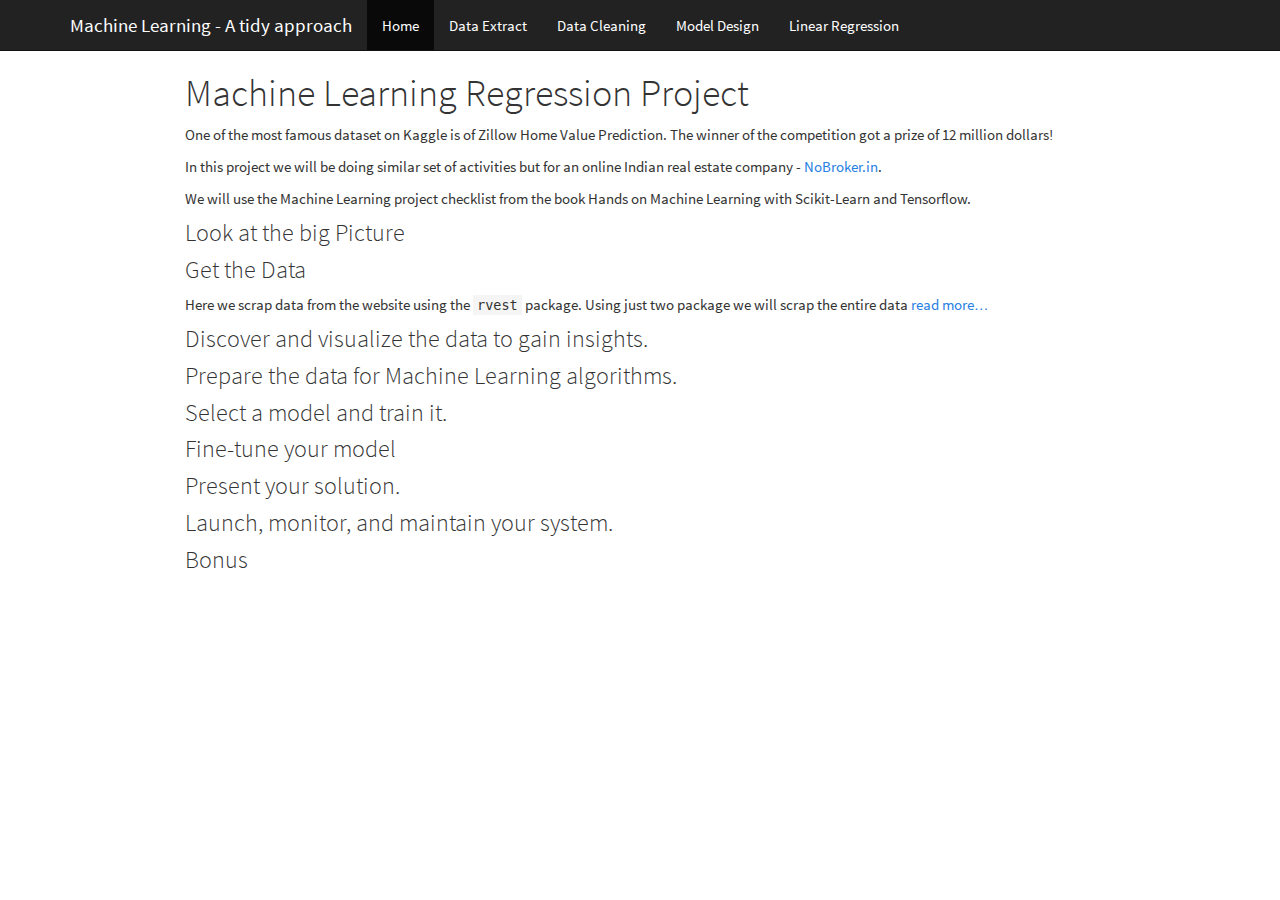
<file: docs/index.html>
<!DOCTYPE html>

<html xmlns="http://www.w3.org/1999/xhtml">

<head>

<meta charset="utf-8" />
<meta http-equiv="Content-Type" content="text/html; charset=utf-8" />
<meta name="generator" content="pandoc" />




<title>Machine Learning Regression Project</title>

<script src="site_libs/jquery-1.11.3/jquery.min.js"></script>
<meta name="viewport" content="width=device-width, initial-scale=1" />
<link href="site_libs/bootstrap-3.3.5/css/cosmo.min.css" rel="stylesheet" />
<script src="site_libs/bootstrap-3.3.5/js/bootstrap.min.js"></script>
<script src="site_libs/bootstrap-3.3.5/shim/html5shiv.min.js"></script>
<script src="site_libs/bootstrap-3.3.5/shim/respond.min.js"></script>
<script src="site_libs/navigation-1.1/tabsets.js"></script>
<link href="site_libs/highlightjs-9.12.0/textmate.css" rel="stylesheet" />
<script src="site_libs/highlightjs-9.12.0/highlight.js"></script>

<style type="text/css">code{white-space: pre;}</style>
<style type="text/css">
  pre:not([class]) {
    background-color: white;
  }
</style>
<script type="text/javascript">
if (window.hljs) {
  hljs.configure({languages: []});
  hljs.initHighlightingOnLoad();
  if (document.readyState && document.readyState === "complete") {
    window.setTimeout(function() { hljs.initHighlighting(); }, 0);
  }
}
</script>



<style type="text/css">
h1 {
  font-size: 34px;
}
h1.title {
  font-size: 38px;
}
h2 {
  font-size: 30px;
}
h3 {
  font-size: 24px;
}
h4 {
  font-size: 18px;
}
h5 {
  font-size: 16px;
}
h6 {
  font-size: 12px;
}
.table th:not([align]) {
  text-align: left;
}
</style>


</head>

<body>

<style type = "text/css">
.main-container {
  max-width: 940px;
  margin-left: auto;
  margin-right: auto;
}
code {
  color: inherit;
  background-color: rgba(0, 0, 0, 0.04);
}
img {
  max-width:100%;
  height: auto;
}
.tabbed-pane {
  padding-top: 12px;
}
.html-widget {
  margin-bottom: 20px;
}
button.code-folding-btn:focus {
  outline: none;
}
</style>


<style type="text/css">
/* padding for bootstrap navbar */
body {
  padding-top: 51px;
  padding-bottom: 40px;
}
/* offset scroll position for anchor links (for fixed navbar)  */
.section h1 {
  padding-top: 56px;
  margin-top: -56px;
}

.section h2 {
  padding-top: 56px;
  margin-top: -56px;
}
.section h3 {
  padding-top: 56px;
  margin-top: -56px;
}
.section h4 {
  padding-top: 56px;
  margin-top: -56px;
}
.section h5 {
  padding-top: 56px;
  margin-top: -56px;
}
.section h6 {
  padding-top: 56px;
  margin-top: -56px;
}
</style>

<script>
// manage active state of menu based on current page
$(document).ready(function () {
  // active menu anchor
  href = window.location.pathname
  href = href.substr(href.lastIndexOf('/') + 1)
  if (href === "")
    href = "index.html";
  var menuAnchor = $('a[href="' + href + '"]');

  // mark it active
  menuAnchor.parent().addClass('active');

  // if it's got a parent navbar menu mark it active as well
  menuAnchor.closest('li.dropdown').addClass('active');
});
</script>


<div class="container-fluid main-container">

<!-- tabsets -->
<script>
$(document).ready(function () {
  window.buildTabsets("TOC");
});
</script>

<!-- code folding -->






<div class="navbar navbar-default  navbar-fixed-top" role="navigation">
  <div class="container">
    <div class="navbar-header">
      <button type="button" class="navbar-toggle collapsed" data-toggle="collapse" data-target="#navbar">
        <span class="icon-bar"></span>
        <span class="icon-bar"></span>
        <span class="icon-bar"></span>
      </button>
      <a class="navbar-brand" href="index.html">Machine Learning - A tidy approach</a>
    </div>
    <div id="navbar" class="navbar-collapse collapse">
      <ul class="nav navbar-nav">
        <li>
  <a href="index.html">Home</a>
</li>
<li>
  <a href="nobroker-extract-data.html">Data Extract</a>
</li>
<li>
  <a href="Part_II.html">Data Cleaning</a>
</li>
<li>
  <a href="PartIVML.html">Model Design</a>
</li>
<li>
  <a href="stats.html">Linear Regression</a>
</li>
      </ul>
      <ul class="nav navbar-nav navbar-right">
        
      </ul>
    </div><!--/.nav-collapse -->
  </div><!--/.container -->
</div><!--/.navbar -->

<div class="fluid-row" id="header">



<h1 class="title toc-ignore">Machine Learning Regression Project</h1>

</div>


<script type="text/javascript">

</script>
<p>One of the most famous dataset on Kaggle is of Zillow Home Value Prediction. The winner of the competition got a prize of 12 million dollars!</p>
<p>In this project we will be doing similar set of activities but for an online Indian real estate company - <a href="http://www.nobroker.in">NoBroker.in</a>.</p>
<p>We will use the Machine Learning project checklist from the book Hands on Machine Learning with Scikit-Learn and Tensorflow.</p>
<div id="look-at-the-big-picture" class="section level3">
<h3>Look at the big Picture</h3>
</div>
<div id="get-the-data" class="section level3">
<h3>Get the Data</h3>
<p>Here we scrap data from the website using the <code>rvest</code> package. Using just two package we will scrap the entire data <a href="/project_files/nobroker-extract-data.html">read more…</a></p>
</div>
<div id="discover-and-visualize-the-data-to-gain-insights." class="section level3">
<h3>Discover and visualize the data to gain insights.</h3>
</div>
<div id="prepare-the-data-for-machine-learning-algorithms." class="section level3">
<h3>Prepare the data for Machine Learning algorithms.</h3>
</div>
<div id="select-a-model-and-train-it." class="section level3">
<h3>Select a model and train it.</h3>
</div>
<div id="fine-tune-your-model" class="section level3">
<h3>Fine-tune your model</h3>
</div>
<div id="present-your-solution." class="section level3">
<h3>Present your solution.</h3>
</div>
<div id="launch-monitor-and-maintain-your-system." class="section level3">
<h3>Launch, monitor, and maintain your system.</h3>
</div>
<div id="bonus" class="section level3">
<h3>Bonus</h3>
</div>




</div>

<script>

// add bootstrap table styles to pandoc tables
function bootstrapStylePandocTables() {
  $('tr.header').parent('thead').parent('table').addClass('table table-condensed');
}
$(document).ready(function () {
  bootstrapStylePandocTables();
});


</script>

<!-- dynamically load mathjax for compatibility with self-contained -->
<script>
  (function () {
    var script = document.createElement("script");
    script.type = "text/javascript";
    script.src  = "https://mathjax.rstudio.com/latest/MathJax.js?config=TeX-AMS-MML_HTMLorMML";
    document.getElementsByTagName("head")[0].appendChild(script);
  })();
</script>

</body>
</html>
</file>
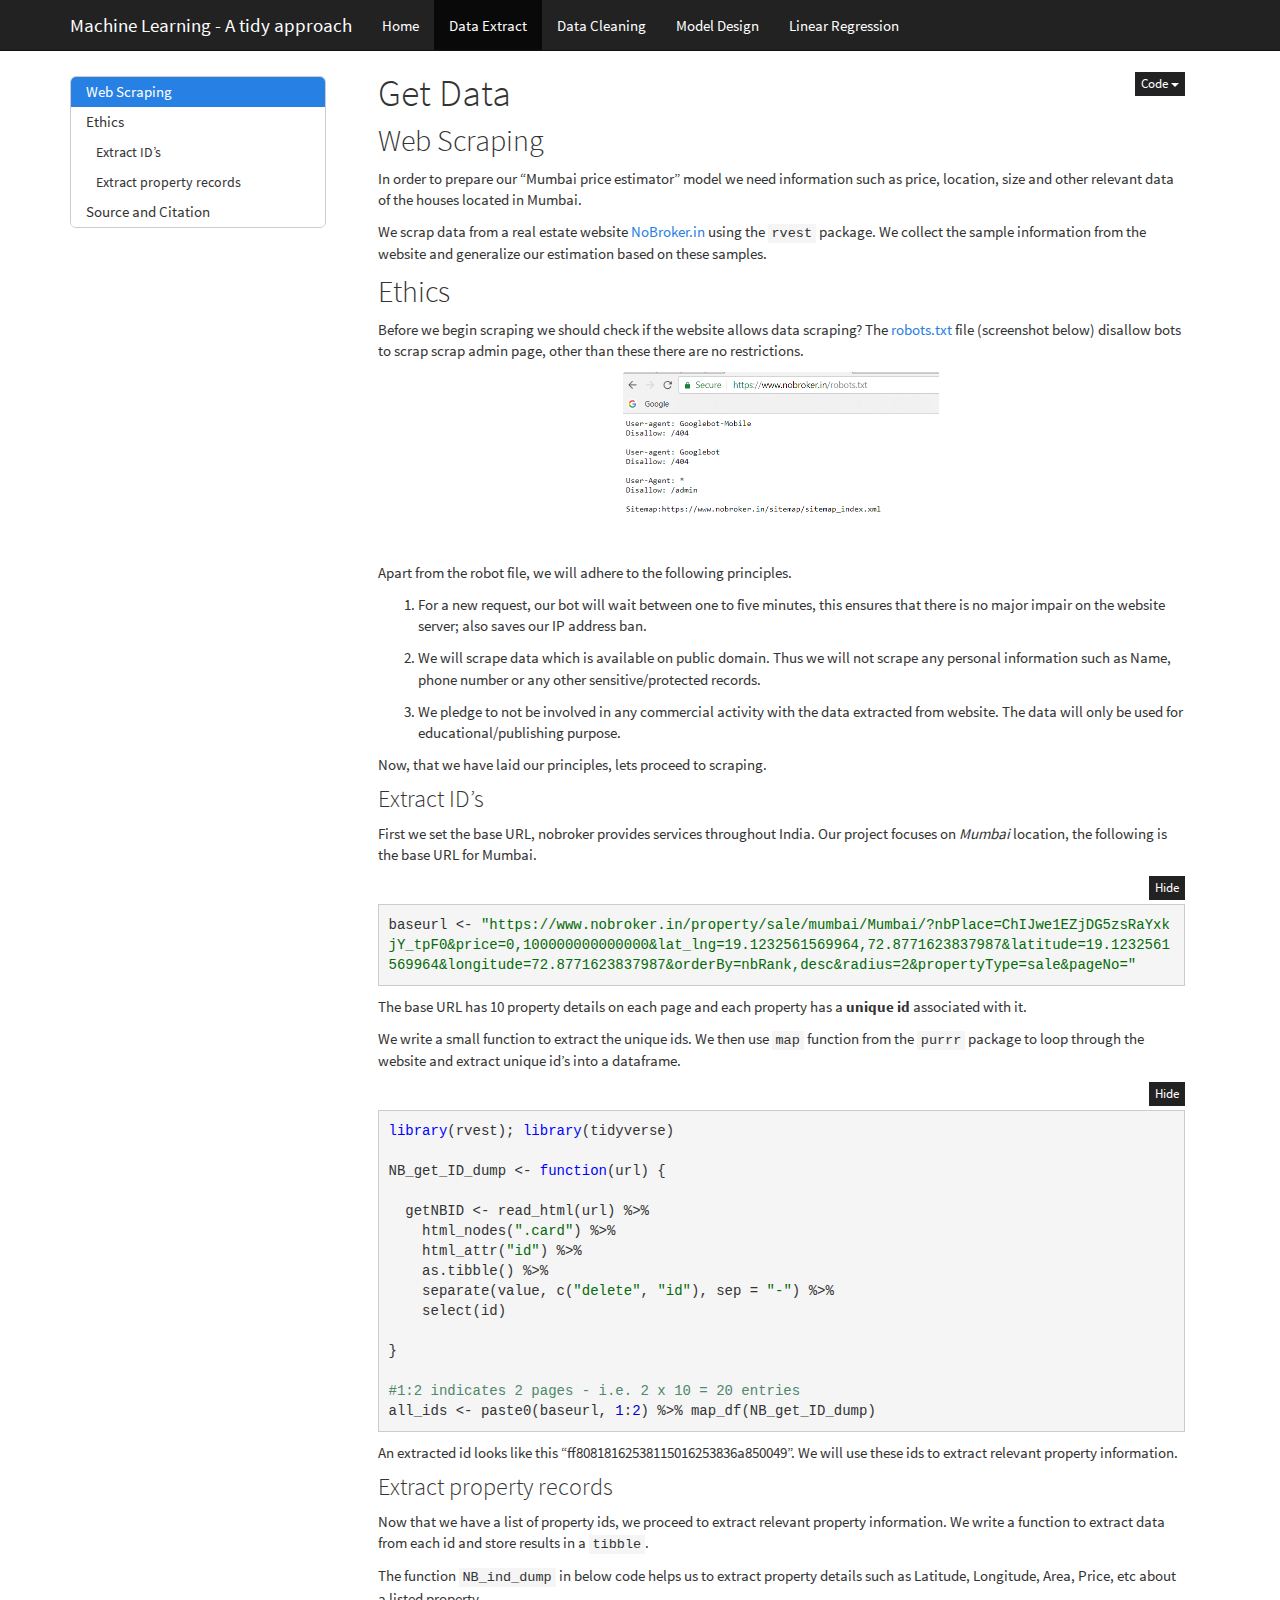
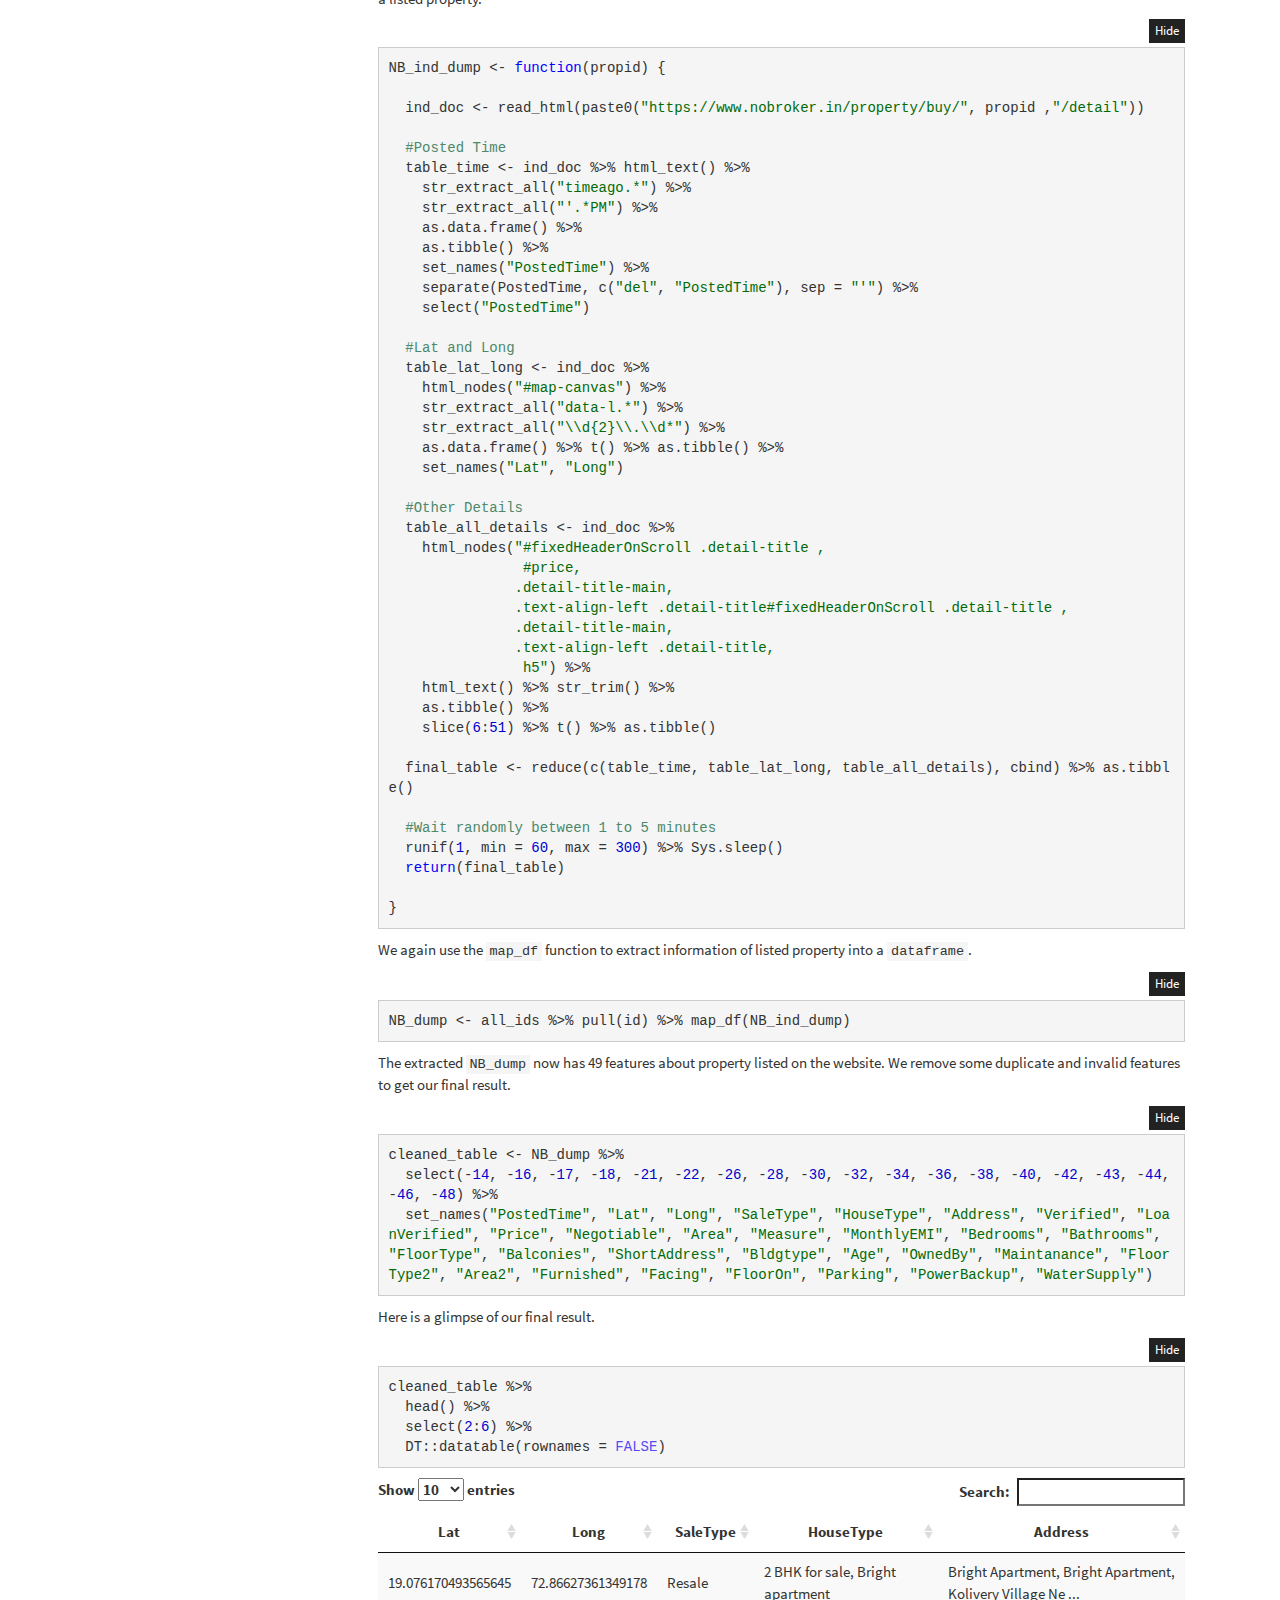
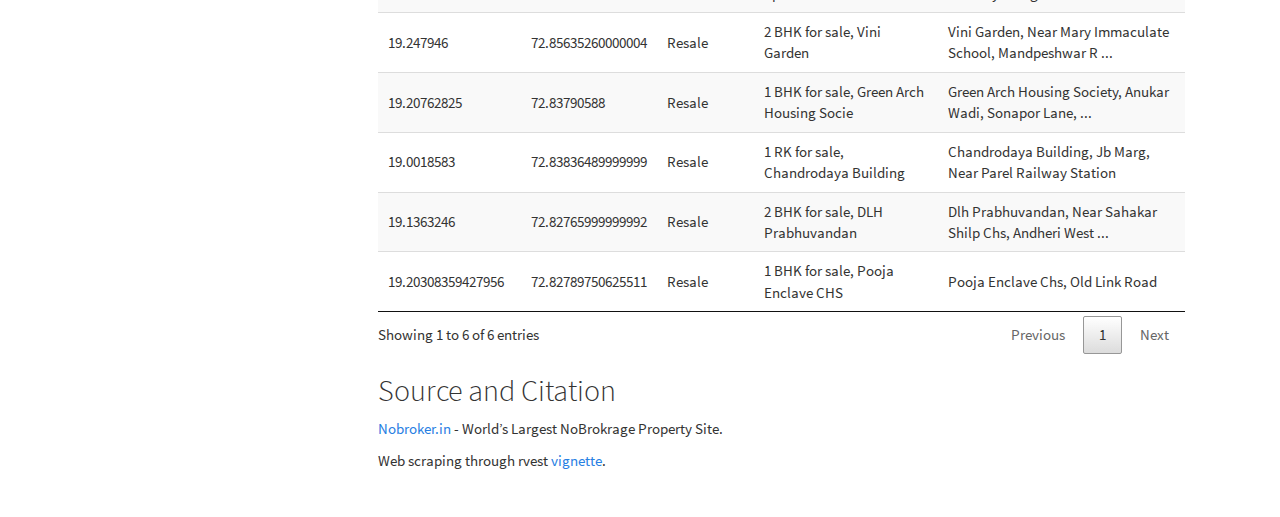
<file: docs/nobroker-extract-data.html>
<!DOCTYPE html>

<html xmlns="http://www.w3.org/1999/xhtml">

<head>

<meta charset="utf-8" />
<meta http-equiv="Content-Type" content="text/html; charset=utf-8" />
<meta name="generator" content="pandoc" />




<title>Get Data</title>

<script src="site_libs/jquery-1.12.4/jquery.min.js"></script>
<meta name="viewport" content="width=device-width, initial-scale=1" />
<link href="site_libs/bootstrap-3.3.5/css/cosmo.min.css" rel="stylesheet" />
<script src="site_libs/bootstrap-3.3.5/js/bootstrap.min.js"></script>
<script src="site_libs/bootstrap-3.3.5/shim/html5shiv.min.js"></script>
<script src="site_libs/bootstrap-3.3.5/shim/respond.min.js"></script>
<script src="site_libs/jqueryui-1.11.4/jquery-ui.min.js"></script>
<link href="site_libs/tocify-1.9.1/jquery.tocify.css" rel="stylesheet" />
<script src="site_libs/tocify-1.9.1/jquery.tocify.js"></script>
<script src="site_libs/navigation-1.1/tabsets.js"></script>
<script src="site_libs/navigation-1.1/codefolding.js"></script>
<link href="site_libs/highlightjs-9.12.0/textmate.css" rel="stylesheet" />
<script src="site_libs/highlightjs-9.12.0/highlight.js"></script>
<script src="site_libs/htmlwidgets-1.2/htmlwidgets.js"></script>
<link href="site_libs/datatables-css-0.0.0/datatables-crosstalk.css" rel="stylesheet" />
<script src="site_libs/datatables-binding-0.4/datatables.js"></script>
<link href="site_libs/dt-core-1.10.16/css/jquery.dataTables.min.css" rel="stylesheet" />
<link href="site_libs/dt-core-1.10.16/css/jquery.dataTables.extra.css" rel="stylesheet" />
<script src="site_libs/dt-core-1.10.16/js/jquery.dataTables.min.js"></script>
<link href="site_libs/crosstalk-1.0.0/css/crosstalk.css" rel="stylesheet" />
<script src="site_libs/crosstalk-1.0.0/js/crosstalk.min.js"></script>

<style type="text/css">code{white-space: pre;}</style>
<style type="text/css">
  pre:not([class]) {
    background-color: white;
  }
</style>
<script type="text/javascript">
if (window.hljs) {
  hljs.configure({languages: []});
  hljs.initHighlightingOnLoad();
  if (document.readyState && document.readyState === "complete") {
    window.setTimeout(function() { hljs.initHighlighting(); }, 0);
  }
}
</script>



<style type="text/css">
h1 {
  font-size: 34px;
}
h1.title {
  font-size: 38px;
}
h2 {
  font-size: 30px;
}
h3 {
  font-size: 24px;
}
h4 {
  font-size: 18px;
}
h5 {
  font-size: 16px;
}
h6 {
  font-size: 12px;
}
.table th:not([align]) {
  text-align: left;
}
</style>


</head>

<body>

<style type = "text/css">
.main-container {
  max-width: 940px;
  margin-left: auto;
  margin-right: auto;
}
code {
  color: inherit;
  background-color: rgba(0, 0, 0, 0.04);
}
img {
  max-width:100%;
  height: auto;
}
.tabbed-pane {
  padding-top: 12px;
}
.html-widget {
  margin-bottom: 20px;
}
button.code-folding-btn:focus {
  outline: none;
}
</style>


<style type="text/css">
/* padding for bootstrap navbar */
body {
  padding-top: 51px;
  padding-bottom: 40px;
}
/* offset scroll position for anchor links (for fixed navbar)  */
.section h1 {
  padding-top: 56px;
  margin-top: -56px;
}

.section h2 {
  padding-top: 56px;
  margin-top: -56px;
}
.section h3 {
  padding-top: 56px;
  margin-top: -56px;
}
.section h4 {
  padding-top: 56px;
  margin-top: -56px;
}
.section h5 {
  padding-top: 56px;
  margin-top: -56px;
}
.section h6 {
  padding-top: 56px;
  margin-top: -56px;
}
</style>

<script>
// manage active state of menu based on current page
$(document).ready(function () {
  // active menu anchor
  href = window.location.pathname
  href = href.substr(href.lastIndexOf('/') + 1)
  if (href === "")
    href = "index.html";
  var menuAnchor = $('a[href="' + href + '"]');

  // mark it active
  menuAnchor.parent().addClass('active');

  // if it's got a parent navbar menu mark it active as well
  menuAnchor.closest('li.dropdown').addClass('active');
});
</script>


<div class="container-fluid main-container">

<!-- tabsets -->
<script>
$(document).ready(function () {
  window.buildTabsets("TOC");
});
</script>

<!-- code folding -->
<style type="text/css">
.code-folding-btn { margin-bottom: 4px; }
</style>
<script>
$(document).ready(function () {
  window.initializeCodeFolding("show" === "show");
});
</script>




<script>
$(document).ready(function ()  {

    // move toc-ignore selectors from section div to header
    $('div.section.toc-ignore')
        .removeClass('toc-ignore')
        .children('h1,h2,h3,h4,h5').addClass('toc-ignore');

    // establish options
    var options = {
      selectors: "h1,h2,h3",
      theme: "bootstrap3",
      context: '.toc-content',
      hashGenerator: function (text) {
        return text.replace(/[.\\/?&!#<>]/g, '').replace(/\s/g, '_').toLowerCase();
      },
      ignoreSelector: ".toc-ignore",
      scrollTo: 0
    };
    options.showAndHide = false;
    options.smoothScroll = true;

    // tocify
    var toc = $("#TOC").tocify(options).data("toc-tocify");
});
</script>

<style type="text/css">

#TOC {
  margin: 25px 0px 20px 0px;
}
@media (max-width: 768px) {
#TOC {
  position: relative;
  width: 100%;
}
}


.toc-content {
  padding-left: 30px;
  padding-right: 40px;
}

div.main-container {
  max-width: 1200px;
}

div.tocify {
  width: 20%;
  max-width: 260px;
  max-height: 85%;
}

@media (min-width: 768px) and (max-width: 991px) {
  div.tocify {
    width: 25%;
  }
}

@media (max-width: 767px) {
  div.tocify {
    width: 100%;
    max-width: none;
  }
}

.tocify ul, .tocify li {
  line-height: 20px;
}

.tocify-subheader .tocify-item {
  font-size: 0.90em;
  padding-left: 25px;
  text-indent: 0;
}

.tocify .list-group-item {
  border-radius: 0px;
}

.tocify-subheader {
  display: inline;
}
.tocify-subheader .tocify-item {
  font-size: 0.95em;
}

</style>

<!-- setup 3col/9col grid for toc_float and main content  -->
<div class="row-fluid">
<div class="col-xs-12 col-sm-4 col-md-3">
<div id="TOC" class="tocify">
</div>
</div>

<div class="toc-content col-xs-12 col-sm-8 col-md-9">




<div class="navbar navbar-default  navbar-fixed-top" role="navigation">
  <div class="container">
    <div class="navbar-header">
      <button type="button" class="navbar-toggle collapsed" data-toggle="collapse" data-target="#navbar">
        <span class="icon-bar"></span>
        <span class="icon-bar"></span>
        <span class="icon-bar"></span>
      </button>
      <a class="navbar-brand" href="index.html">Machine Learning - A tidy approach</a>
    </div>
    <div id="navbar" class="navbar-collapse collapse">
      <ul class="nav navbar-nav">
        <li>
  <a href="index.html">Home</a>
</li>
<li>
  <a href="nobroker-extract-data.html">Data Extract</a>
</li>
<li>
  <a href="Part_II.html">Data Cleaning</a>
</li>
<li>
  <a href="PartIVML.html">Model Design</a>
</li>
<li>
  <a href="stats.html">Linear Regression</a>
</li>
      </ul>
      <ul class="nav navbar-nav navbar-right">
        
      </ul>
    </div><!--/.nav-collapse -->
  </div><!--/.container -->
</div><!--/.navbar -->

<div class="fluid-row" id="header">

<div class="btn-group pull-right">
<button type="button" class="btn btn-default btn-xs dropdown-toggle" data-toggle="dropdown" aria-haspopup="true" aria-expanded="false"><span>Code</span> <span class="caret"></span></button>
<ul class="dropdown-menu" style="min-width: 50px;">
<li><a id="rmd-show-all-code" href="#">Show All Code</a></li>
<li><a id="rmd-hide-all-code" href="#">Hide All Code</a></li>
</ul>
</div>



<h1 class="title toc-ignore">Get Data</h1>

</div>


<div id="web-scraping" class="section level2">
<h2>Web Scraping</h2>
<p>In order to prepare our “Mumbai price estimator” model we need information such as price, location, size and other relevant data of the houses located in Mumbai.</p>
<p>We scrap data from a real estate website <a href="https://www.nobroker.in/">NoBroker.in</a> using the <code>rvest</code> package. We collect the sample information from the website and generalize our estimation based on these samples.</p>
</div>
<div id="ethics" class="section level2">
<h2>Ethics</h2>
<p>Before we begin scraping we should check if the website allows data scraping? The <a href="https://www.nobroker.in/robots.txt">robots.txt</a> file (screenshot below) disallow bots to scrap scrap admin page, other than these there are no restrictions.</p>
<p><img src="image/nbrobots.PNG" width="316" style="display: block; margin: auto;" /></p>
<p>Apart from the robot file, we will adhere to the following principles.</p>
<ol style="list-style-type: decimal">
<li><p>For a new request, our bot will wait between one to five minutes, this ensures that there is no major impair on the website server; also saves our IP address ban.</p></li>
<li><p>We will scrape data which is available on public domain. Thus we will not scrape any personal information such as Name, phone number or any other sensitive/protected records.</p></li>
<li><p>We pledge to not be involved in any commercial activity with the data extracted from website. The data will only be used for educational/publishing purpose.</p></li>
</ol>
<p>Now, that we have laid our principles, lets proceed to scraping.</p>
<div id="extract-ids" class="section level3">
<h3>Extract ID’s</h3>
<p>First we set the base URL, nobroker provides services throughout India. Our project focuses on <em>Mumbai</em> location, the following is the base URL for Mumbai.</p>
<pre class="r"><code>baseurl &lt;- &quot;https://www.nobroker.in/property/sale/mumbai/Mumbai/?nbPlace=ChIJwe1EZjDG5zsRaYxkjY_tpF0&amp;price=0,100000000000000&amp;lat_lng=19.1232561569964,72.8771623837987&amp;latitude=19.1232561569964&amp;longitude=72.8771623837987&amp;orderBy=nbRank,desc&amp;radius=2&amp;propertyType=sale&amp;pageNo=&quot;</code></pre>
<p>The base URL has 10 property details on each page and each property has a <strong>unique id</strong> associated with it.</p>
<p>We write a small function to extract the unique ids. We then use <code>map</code> function from the <code>purrr</code> package to loop through the website and extract unique id’s into a dataframe.</p>
<pre class="r"><code>library(rvest); library(tidyverse)

NB_get_ID_dump &lt;- function(url) {
  
  getNBID &lt;- read_html(url) %&gt;% 
    html_nodes(&quot;.card&quot;) %&gt;% 
    html_attr(&quot;id&quot;) %&gt;% 
    as.tibble() %&gt;% 
    separate(value, c(&quot;delete&quot;, &quot;id&quot;), sep = &quot;-&quot;) %&gt;% 
    select(id)
  
}

#1:2 indicates 2 pages - i.e. 2 x 10 = 20 entries
all_ids &lt;- paste0(baseurl, 1:2) %&gt;% map_df(NB_get_ID_dump)</code></pre>
<p>An extracted id looks like this “ff80818162538115016253836a850049”. We will use these ids to extract relevant property information.</p>
</div>
<div id="extract-property-records" class="section level3">
<h3>Extract property records</h3>
<p>Now that we have a list of property ids, we proceed to extract relevant property information. We write a function to extract data from each id and store results in a <code>tibble</code>.</p>
<p>The function <code>NB_ind_dump</code> in below code helps us to extract property details such as Latitude, Longitude, Area, Price, etc about a listed property.</p>
<pre class="r"><code>NB_ind_dump &lt;- function(propid) {
  
  ind_doc &lt;- read_html(paste0(&quot;https://www.nobroker.in/property/buy/&quot;, propid ,&quot;/detail&quot;))
  
  #Posted Time
  table_time &lt;- ind_doc %&gt;% html_text() %&gt;% 
    str_extract_all(&quot;timeago.*&quot;) %&gt;%
    str_extract_all(&quot;&#39;.*PM&quot;) %&gt;% 
    as.data.frame() %&gt;% 
    as.tibble() %&gt;% 
    set_names(&quot;PostedTime&quot;) %&gt;% 
    separate(PostedTime, c(&quot;del&quot;, &quot;PostedTime&quot;), sep = &quot;&#39;&quot;) %&gt;% 
    select(&quot;PostedTime&quot;)
  
  #Lat and Long
  table_lat_long &lt;- ind_doc %&gt;% 
    html_nodes(&quot;#map-canvas&quot;) %&gt;% 
    str_extract_all(&quot;data-l.*&quot;) %&gt;% 
    str_extract_all(&quot;\\d{2}\\.\\d*&quot;) %&gt;% 
    as.data.frame() %&gt;% t() %&gt;% as.tibble() %&gt;% 
    set_names(&quot;Lat&quot;, &quot;Long&quot;)
  
  #Other Details
  table_all_details &lt;- ind_doc %&gt;% 
    html_nodes(&quot;#fixedHeaderOnScroll .detail-title , 
                #price,
               .detail-title-main, 
               .text-align-left .detail-title#fixedHeaderOnScroll .detail-title ,
               .detail-title-main, 
               .text-align-left .detail-title,
                h5&quot;) %&gt;% 
    html_text() %&gt;% str_trim() %&gt;% 
    as.tibble() %&gt;%
    slice(6:51) %&gt;% t() %&gt;% as.tibble()
  
  final_table &lt;- reduce(c(table_time, table_lat_long, table_all_details), cbind) %&gt;% as.tibble()
  
  #Wait randomly between 1 to 5 minutes
  runif(1, min = 60, max = 300) %&gt;% Sys.sleep()
  return(final_table)
  
}</code></pre>
<p>We again use the <code>map_df</code> function to extract information of listed property into a <code>dataframe</code>.</p>
<pre class="r"><code>NB_dump &lt;- all_ids %&gt;% pull(id) %&gt;% map_df(NB_ind_dump) </code></pre>
<p>The extracted <code>NB_dump</code> now has 49 features about property listed on the website. We remove some duplicate and invalid features to get our final result.</p>
<pre class="r"><code>cleaned_table &lt;- NB_dump %&gt;% 
  select(-14, -16, -17, -18, -21, -22, -26, -28, -30, -32, -34, -36, -38, -40, -42, -43, -44, -46, -48) %&gt;% 
  set_names(&quot;PostedTime&quot;, &quot;Lat&quot;, &quot;Long&quot;, &quot;SaleType&quot;, &quot;HouseType&quot;, &quot;Address&quot;, &quot;Verified&quot;, &quot;LoanVerified&quot;, &quot;Price&quot;, &quot;Negotiable&quot;, &quot;Area&quot;, &quot;Measure&quot;, &quot;MonthlyEMI&quot;, &quot;Bedrooms&quot;, &quot;Bathrooms&quot;, &quot;FloorType&quot;, &quot;Balconies&quot;, &quot;ShortAddress&quot;, &quot;Bldgtype&quot;, &quot;Age&quot;, &quot;OwnedBy&quot;, &quot;Maintanance&quot;, &quot;FloorType2&quot;, &quot;Area2&quot;, &quot;Furnished&quot;, &quot;Facing&quot;, &quot;FloorOn&quot;, &quot;Parking&quot;, &quot;PowerBackup&quot;, &quot;WaterSupply&quot;)</code></pre>
<p>Here is a glimpse of our final result.</p>
<pre class="r"><code>cleaned_table %&gt;% 
  head() %&gt;% 
  select(2:6) %&gt;% 
  DT::datatable(rownames = FALSE)</code></pre>
<div id="htmlwidget-13dc61df96160ede8399" style="width:100%;height:auto;" class="datatables html-widget"></div>
<script type="application/json" data-for="htmlwidget-13dc61df96160ede8399">{"x":{"filter":"none","data":[["19.076170493565645","19.247946","19.20762825","19.0018583","19.1363246","19.20308359427956"],["72.86627361349178","72.85635260000004","72.83790588","72.83836489999999","72.82765999999992","72.82789750625511"],["Resale","Resale","Resale","Resale","Resale","Resale"],["2 BHK for sale,\nBright apartment","2 BHK for sale,\nVini Garden","1 BHK for sale,\nGreen Arch Housing Socie","1 RK for sale,\nChandrodaya Building","2 BHK for sale,\nDLH Prabhuvandan","1 BHK for sale,\nPooja Enclave CHS"],["Bright Apartment, Bright Apartment, Kolivery Village Ne ...","Vini Garden, Near Mary Immaculate School, Mandpeshwar R ...","Green Arch Housing Society, Anukar Wadi, Sonapor Lane, ...","Chandrodaya Building, Jb Marg, Near Parel Railway Station","Dlh Prabhuvandan, Near Sahakar Shilp Chs, Andheri West ...","Pooja Enclave Chs, Old Link Road"]],"container":"<table class=\"display\">\n  <thead>\n    <tr>\n      <th>Lat<\/th>\n      <th>Long<\/th>\n      <th>SaleType<\/th>\n      <th>HouseType<\/th>\n      <th>Address<\/th>\n    <\/tr>\n  <\/thead>\n<\/table>","options":{"order":[],"autoWidth":false,"orderClasses":false}},"evals":[],"jsHooks":[]}</script>
</div>
</div>
<div id="source-and-citation" class="section level2">
<h2>Source and Citation</h2>
<p><a href="https://www.nobroker.in/">Nobroker.in</a> - World’s Largest NoBrokrage Property Site.</p>
<p>Web scraping through rvest <a href="https://cran.r-project.org/web/packages/rvest/vignettes/selectorgadget.html">vignette</a>.</p>
</div>



</div>
</div>

</div>

<script>

// add bootstrap table styles to pandoc tables
function bootstrapStylePandocTables() {
  $('tr.header').parent('thead').parent('table').addClass('table table-condensed');
}
$(document).ready(function () {
  bootstrapStylePandocTables();
});


</script>

<!-- dynamically load mathjax for compatibility with self-contained -->
<script>
  (function () {
    var script = document.createElement("script");
    script.type = "text/javascript";
    script.src  = "https://mathjax.rstudio.com/latest/MathJax.js?config=TeX-AMS-MML_HTMLorMML";
    document.getElementsByTagName("head")[0].appendChild(script);
  })();
</script>

</body>
</html>
</file>
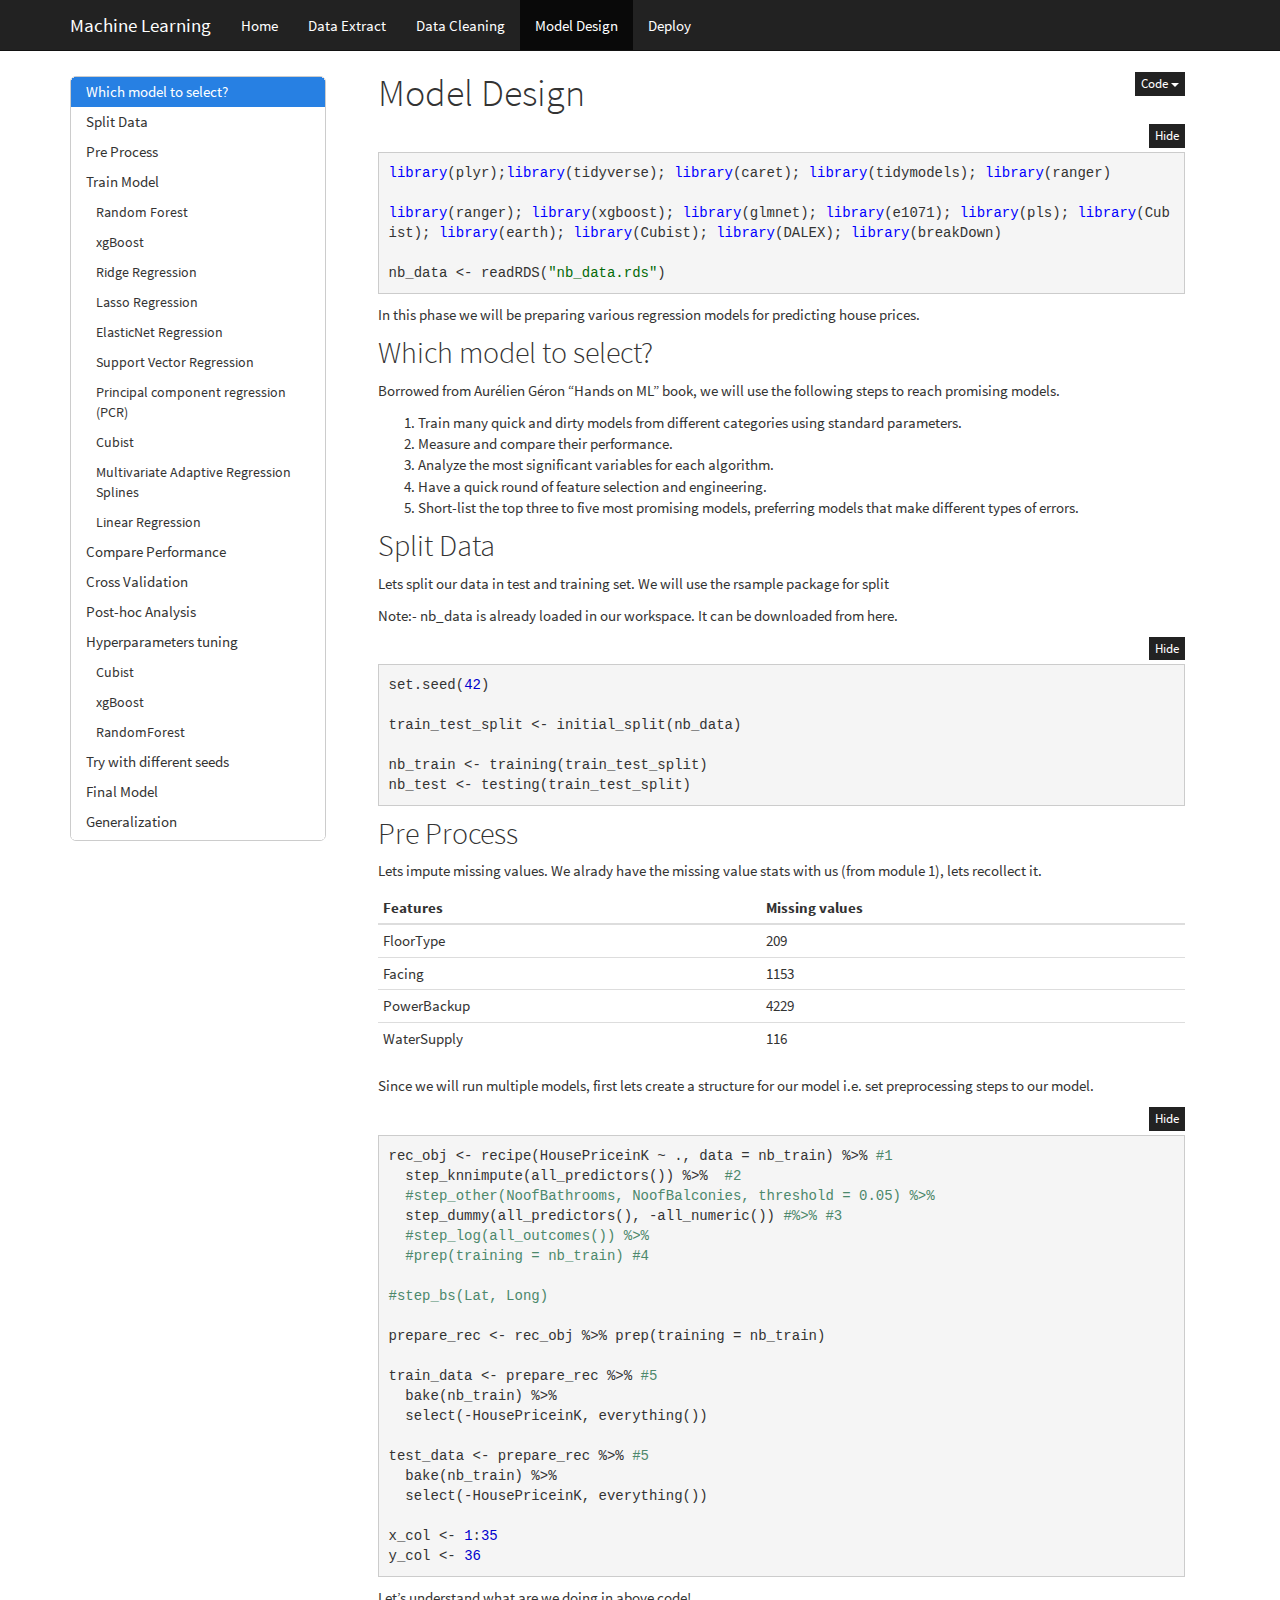
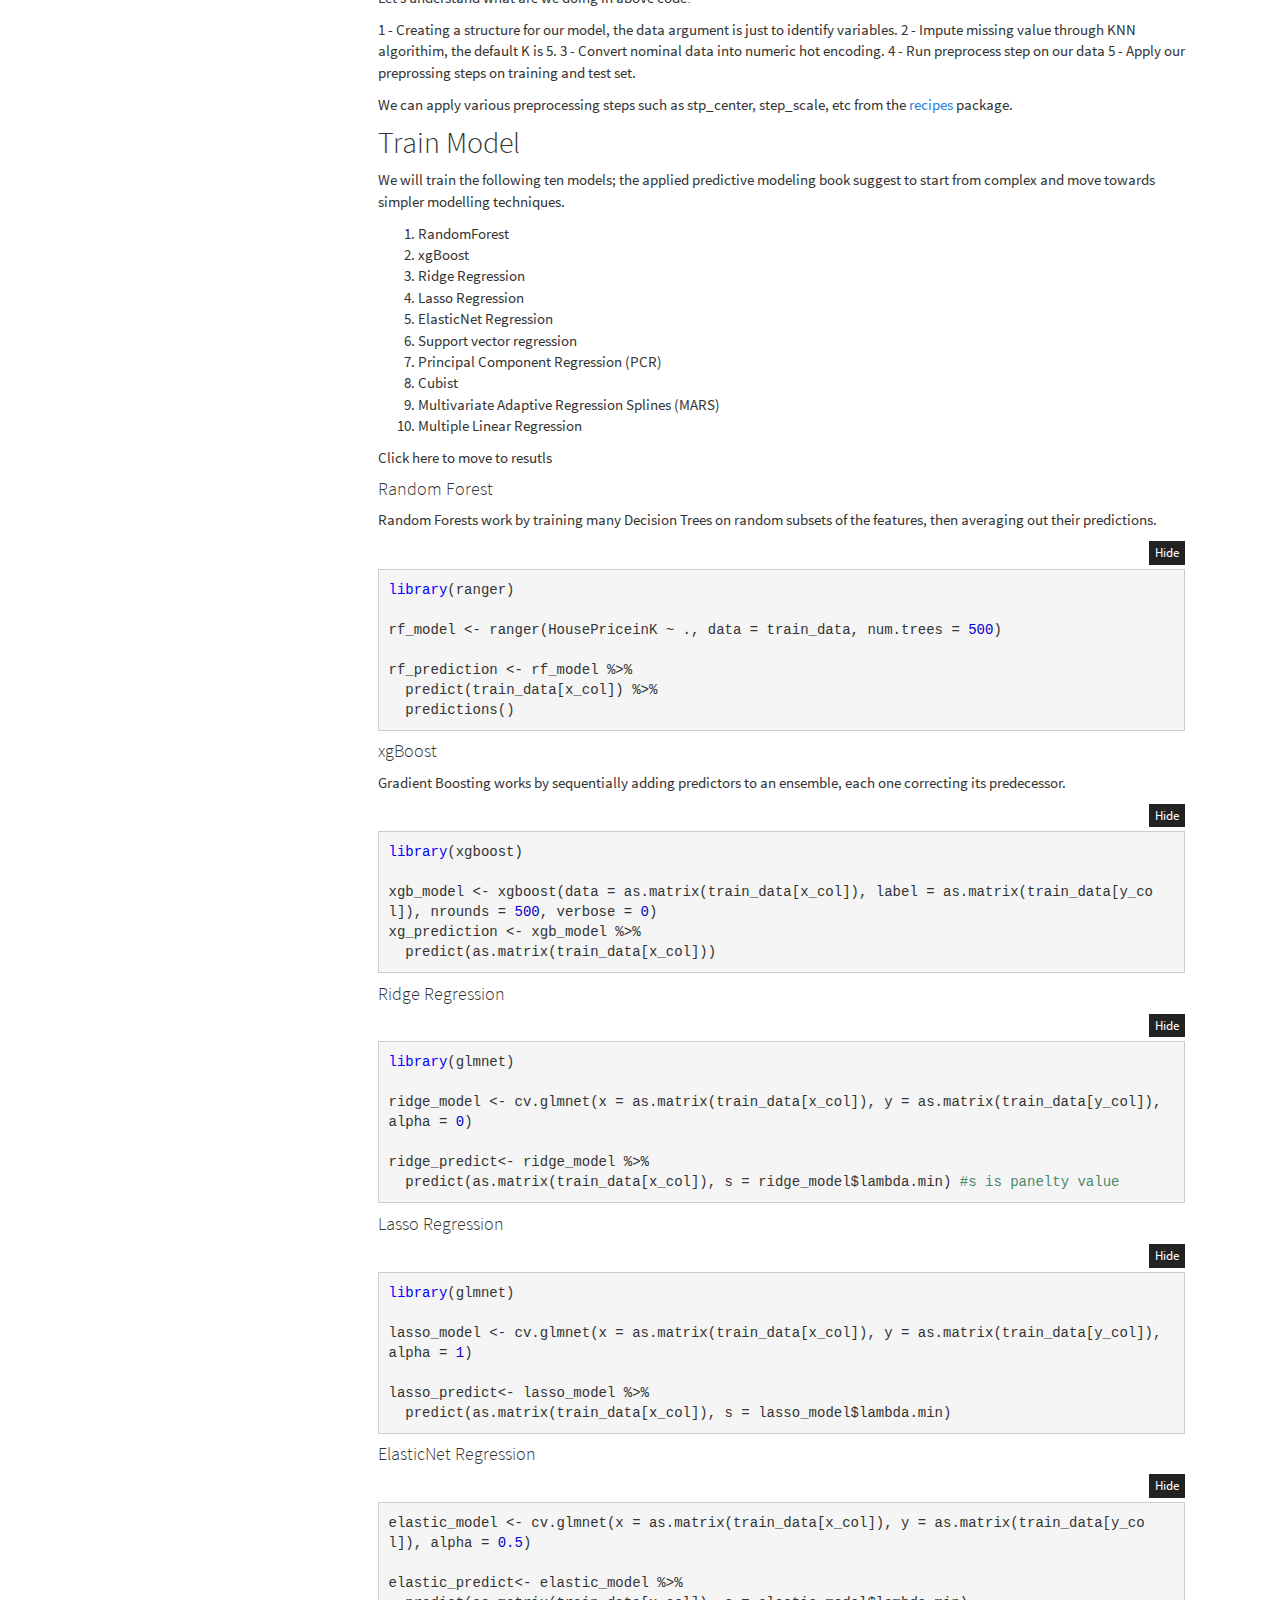
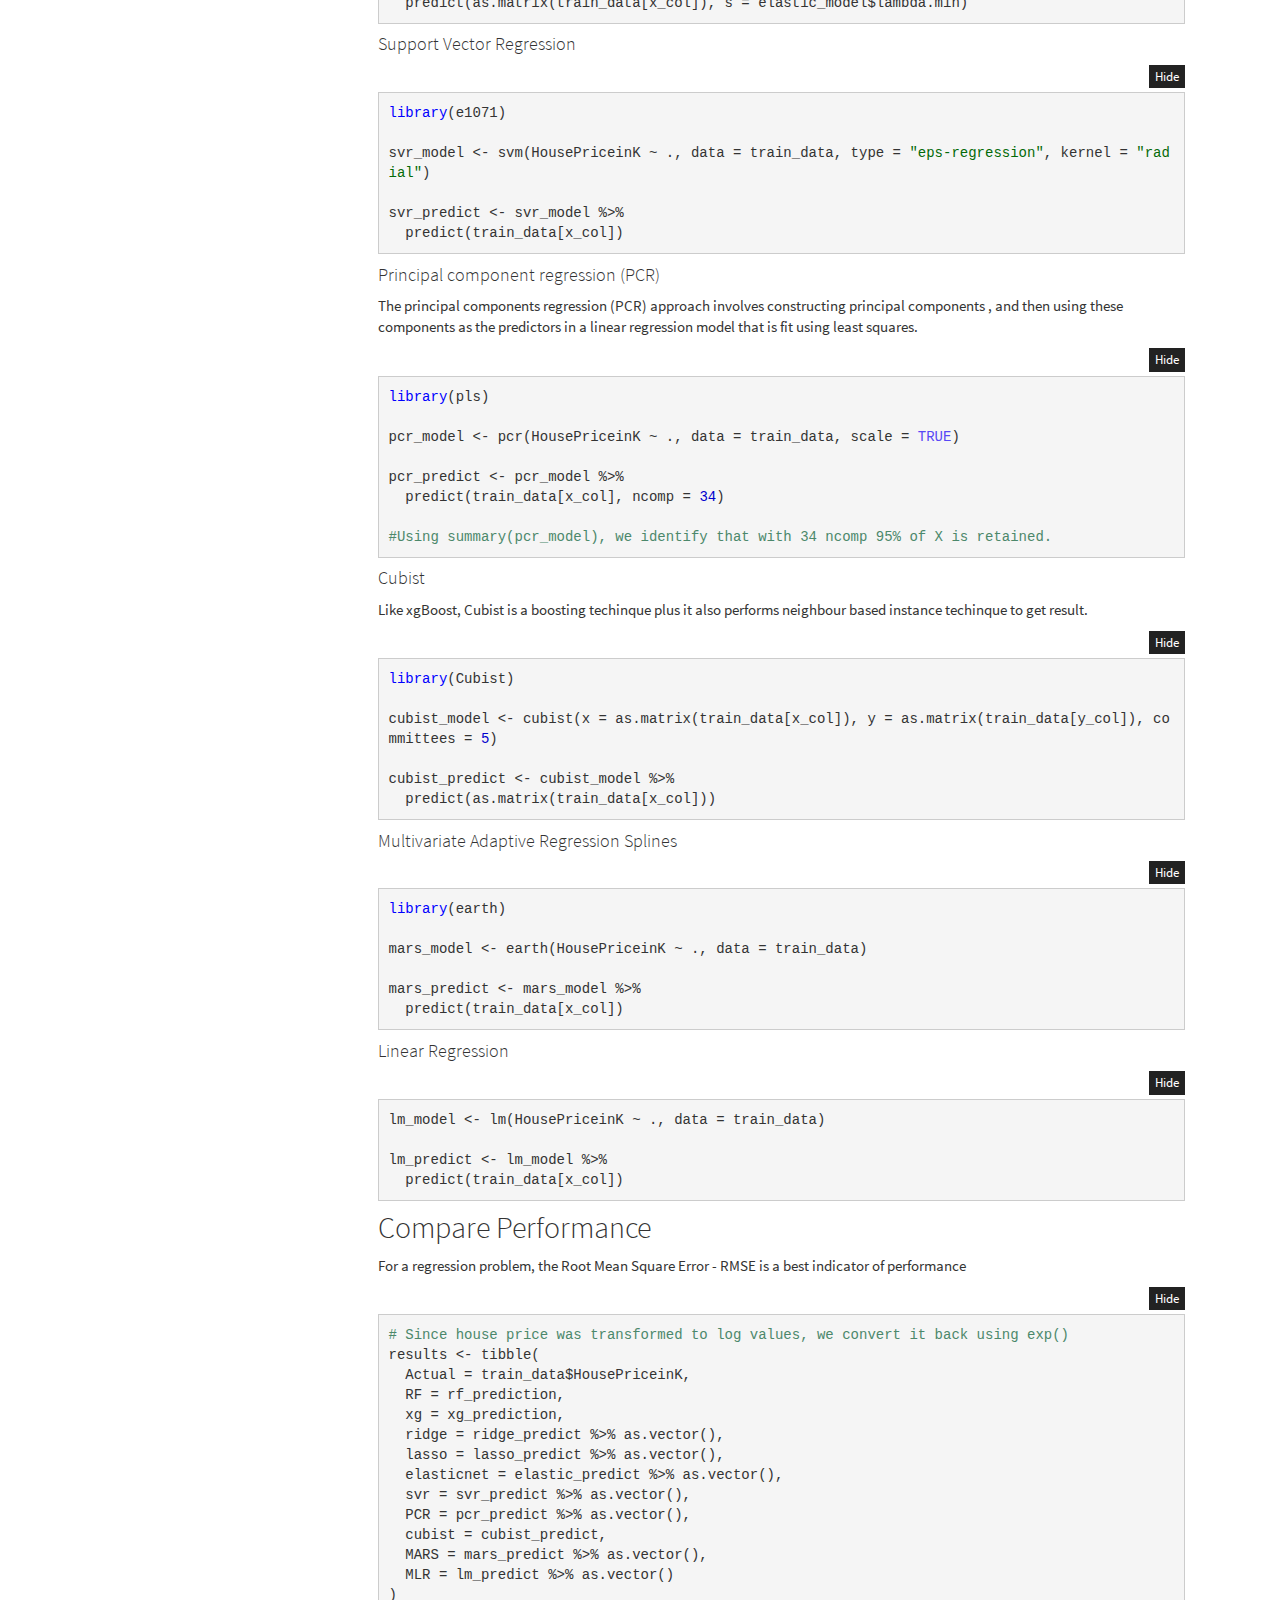
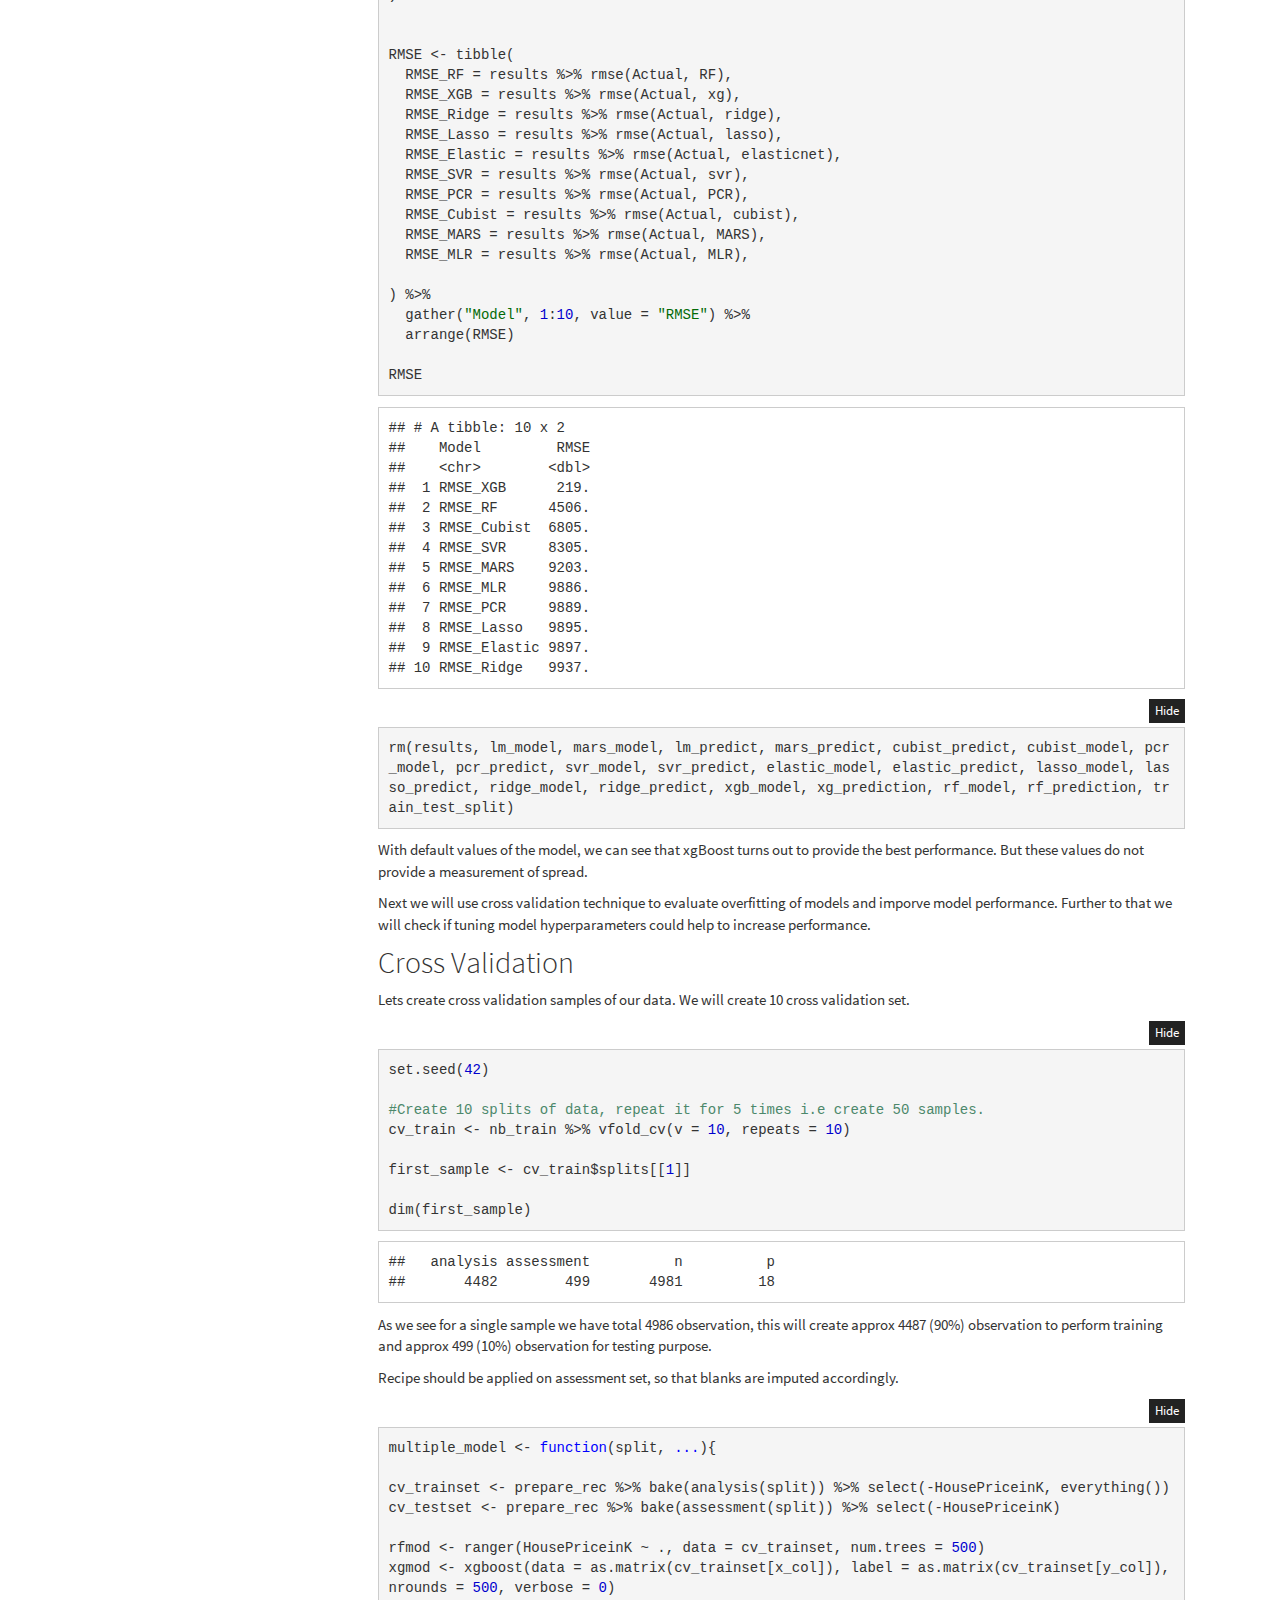
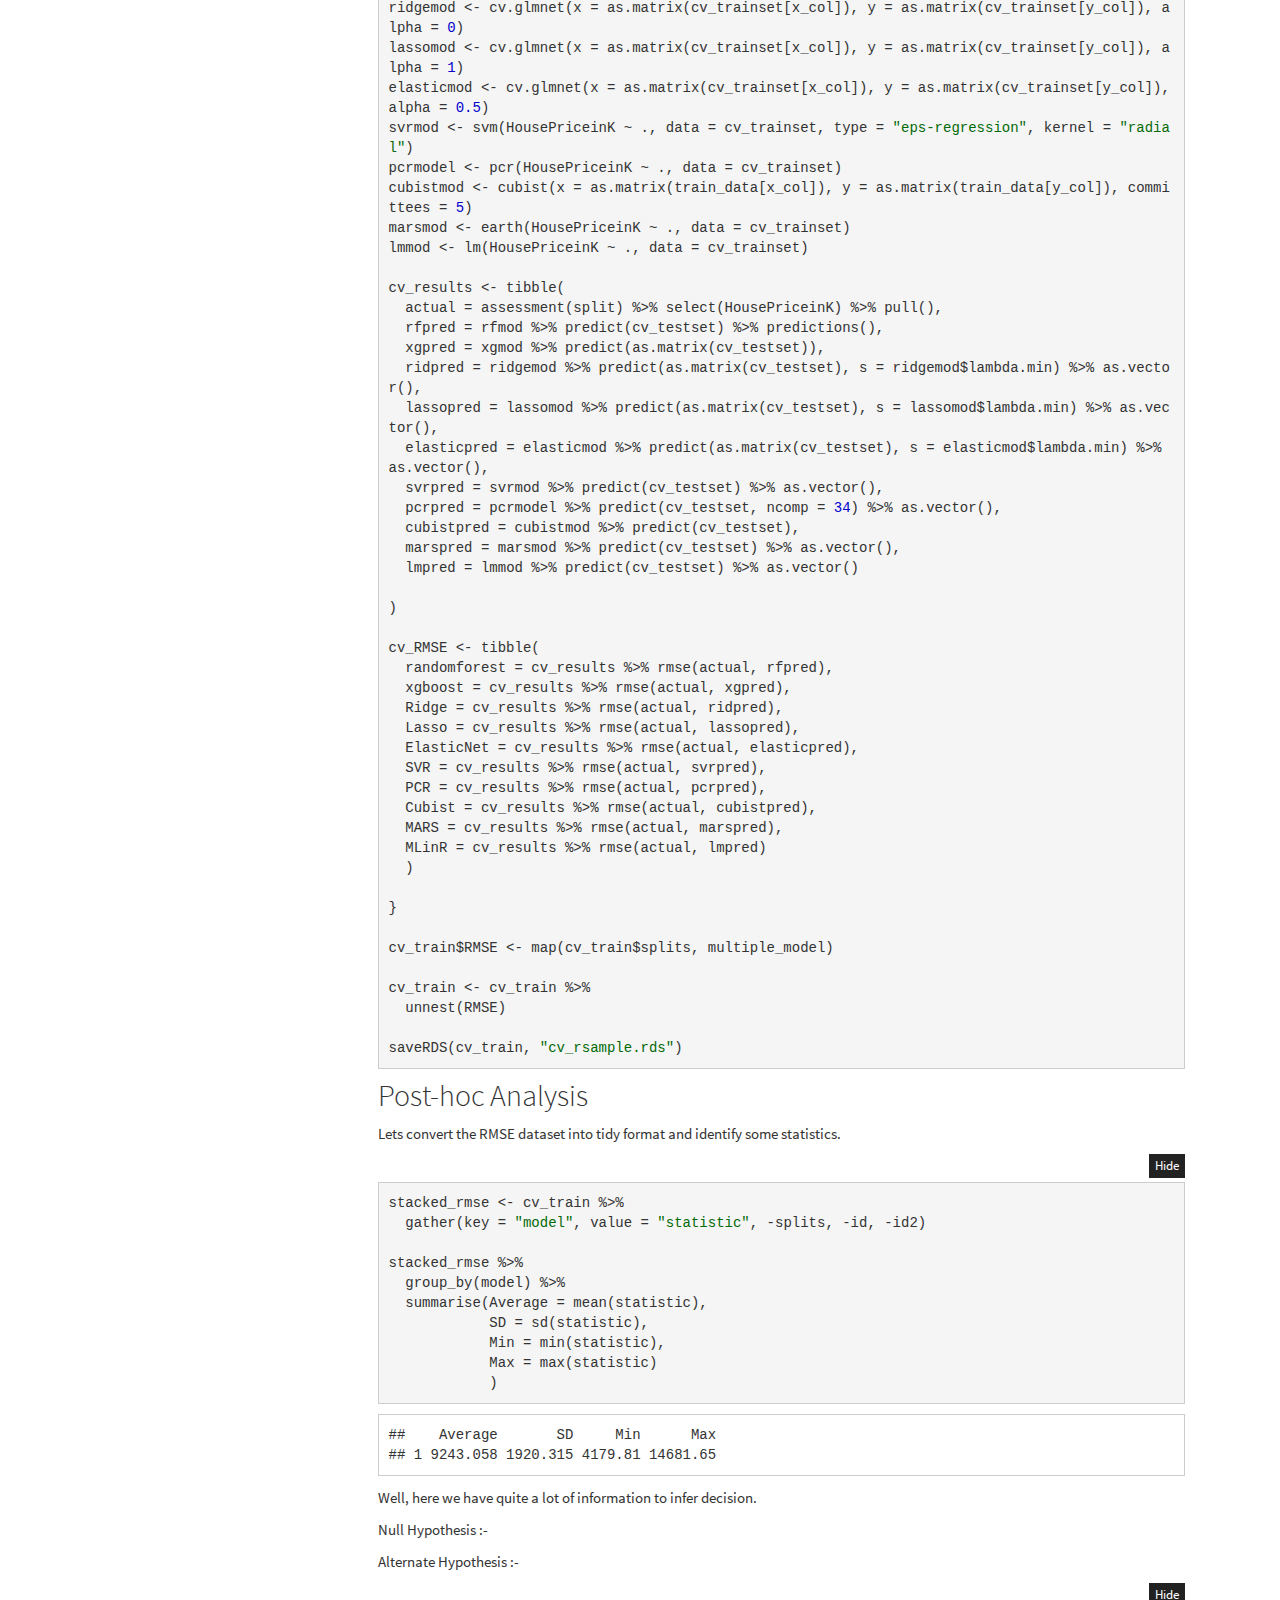
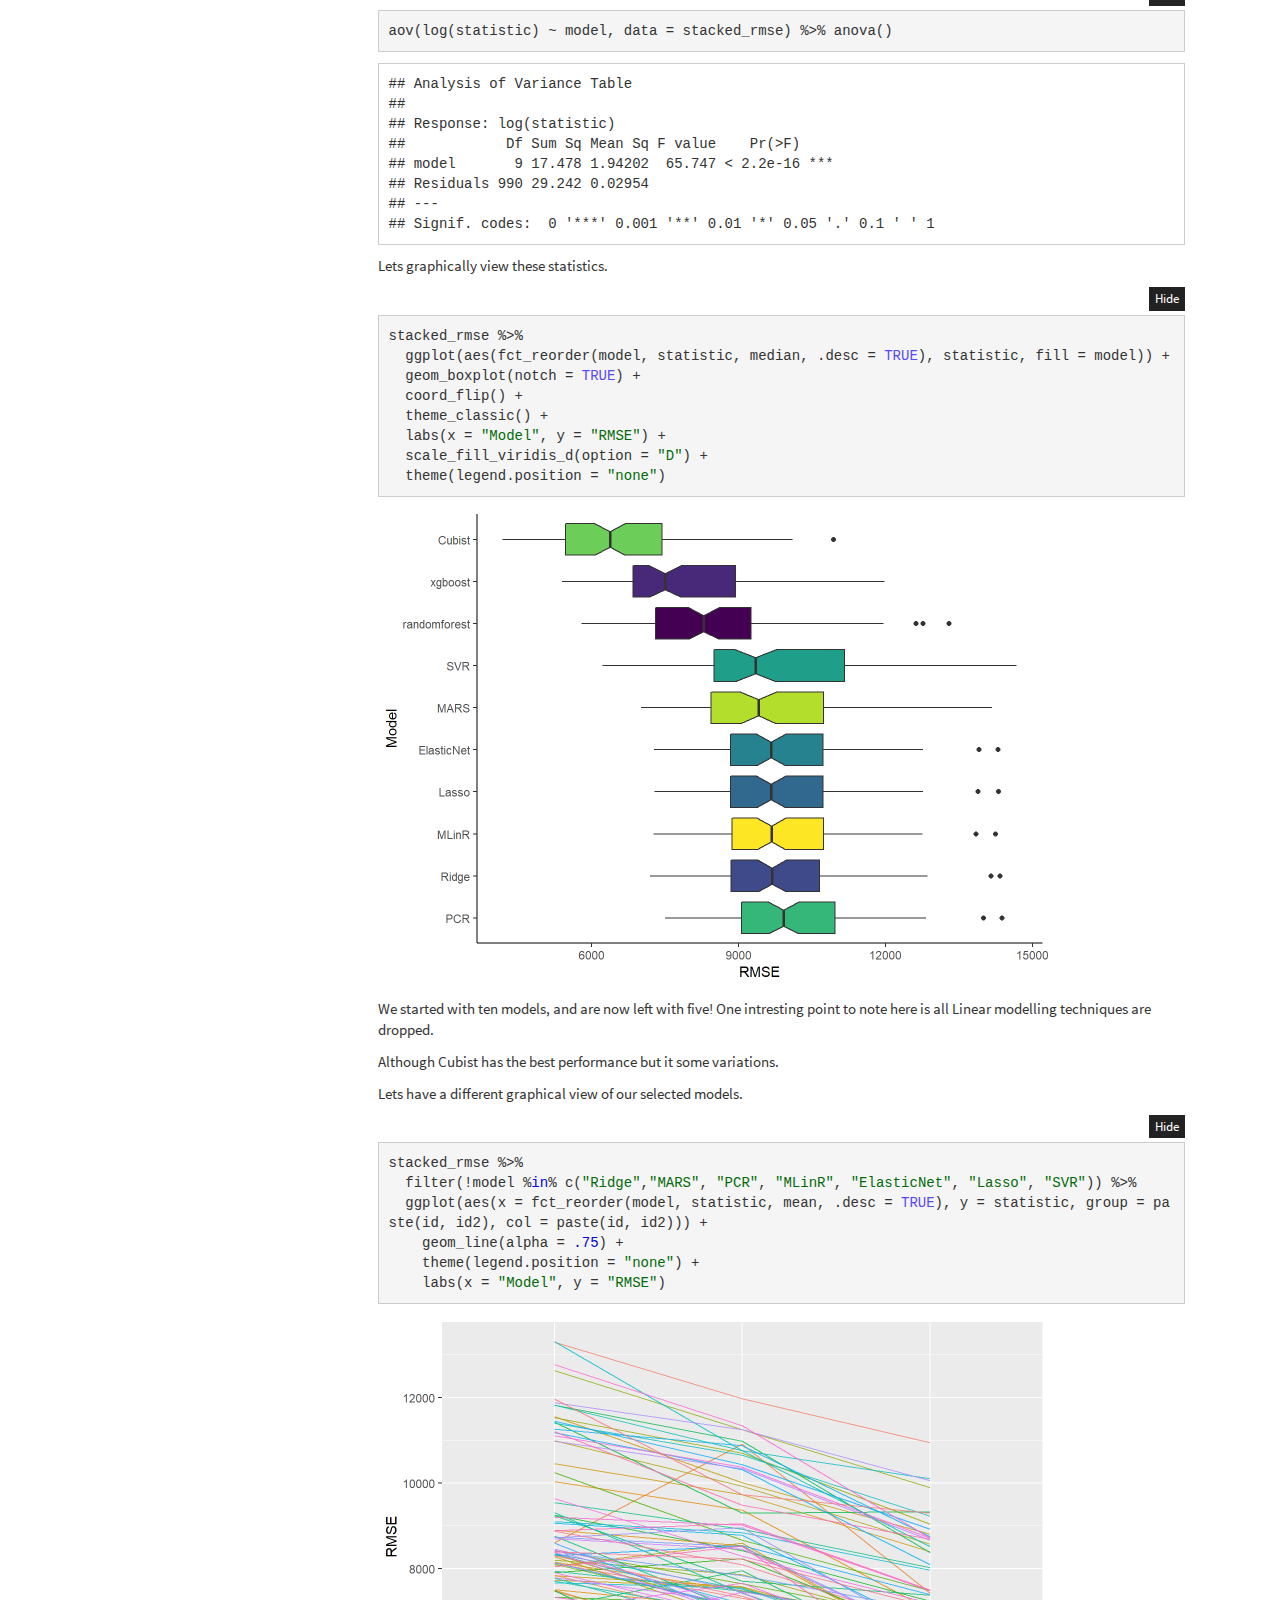
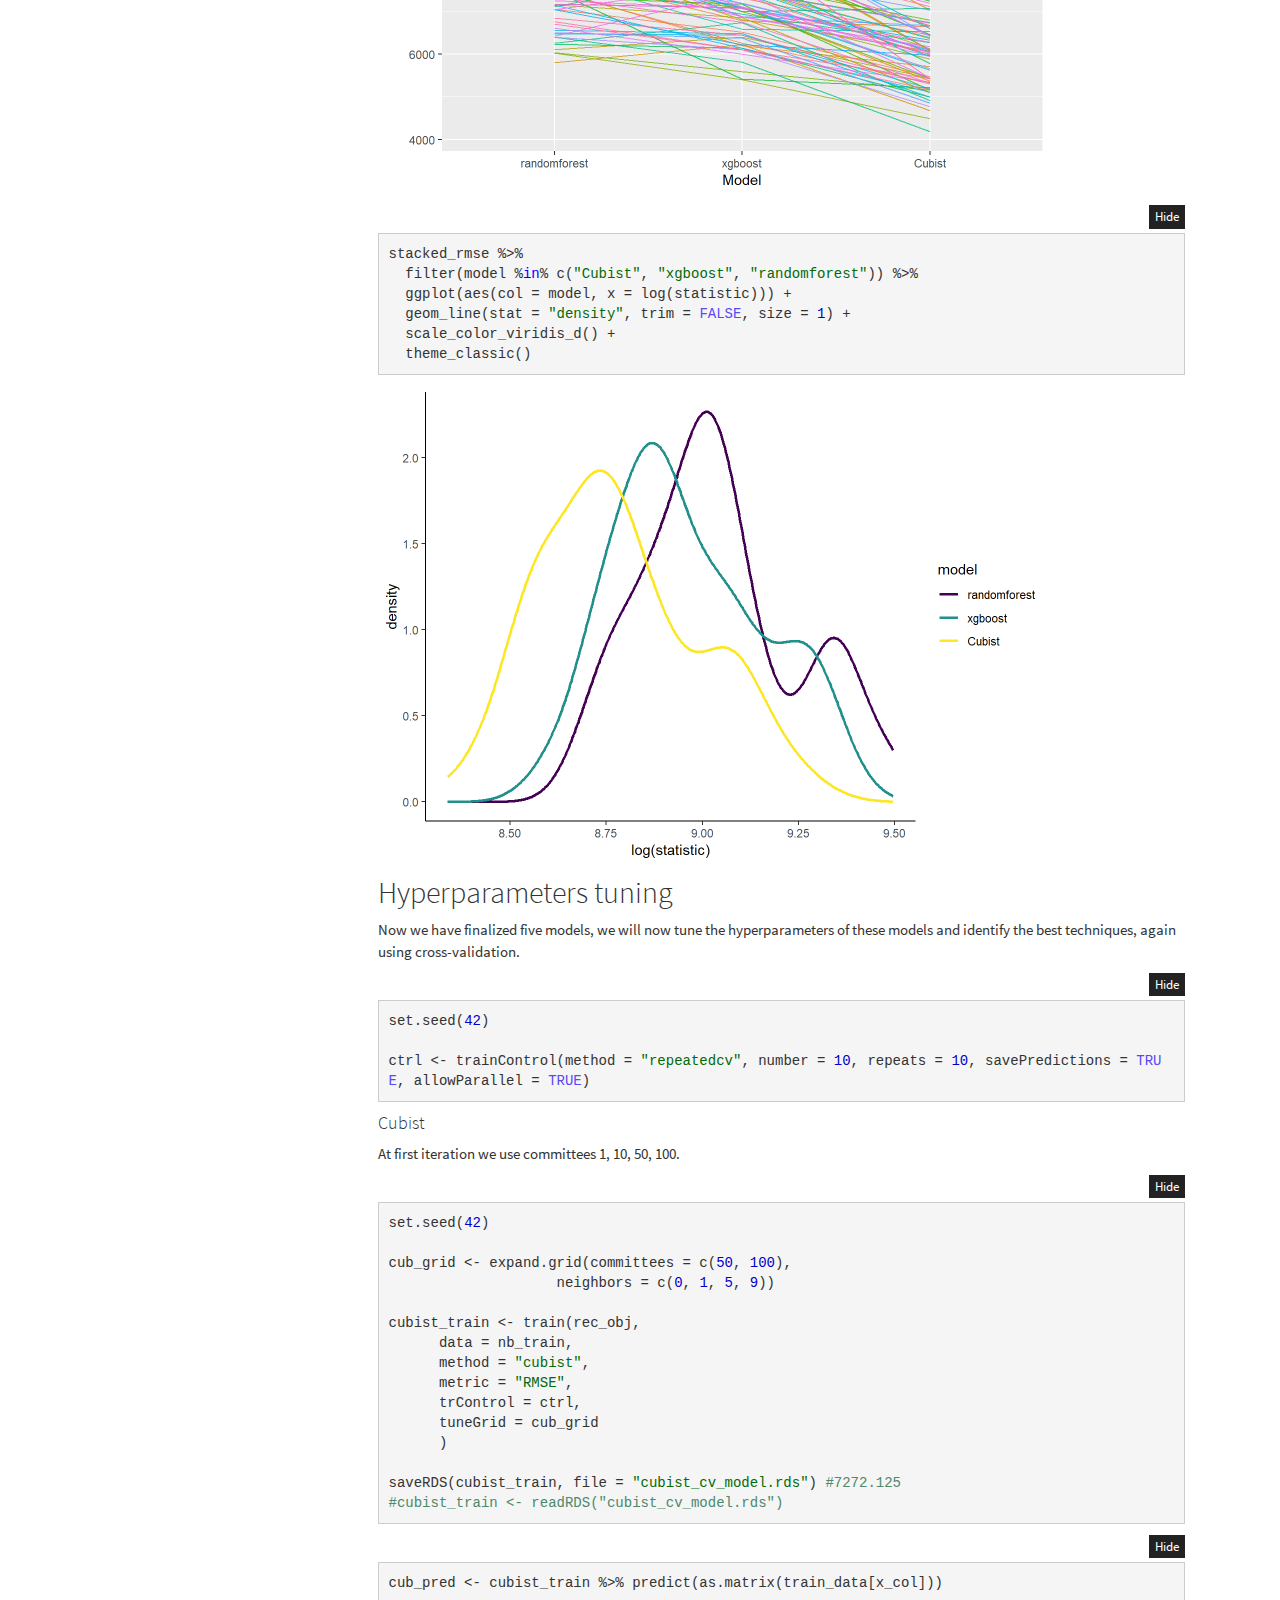
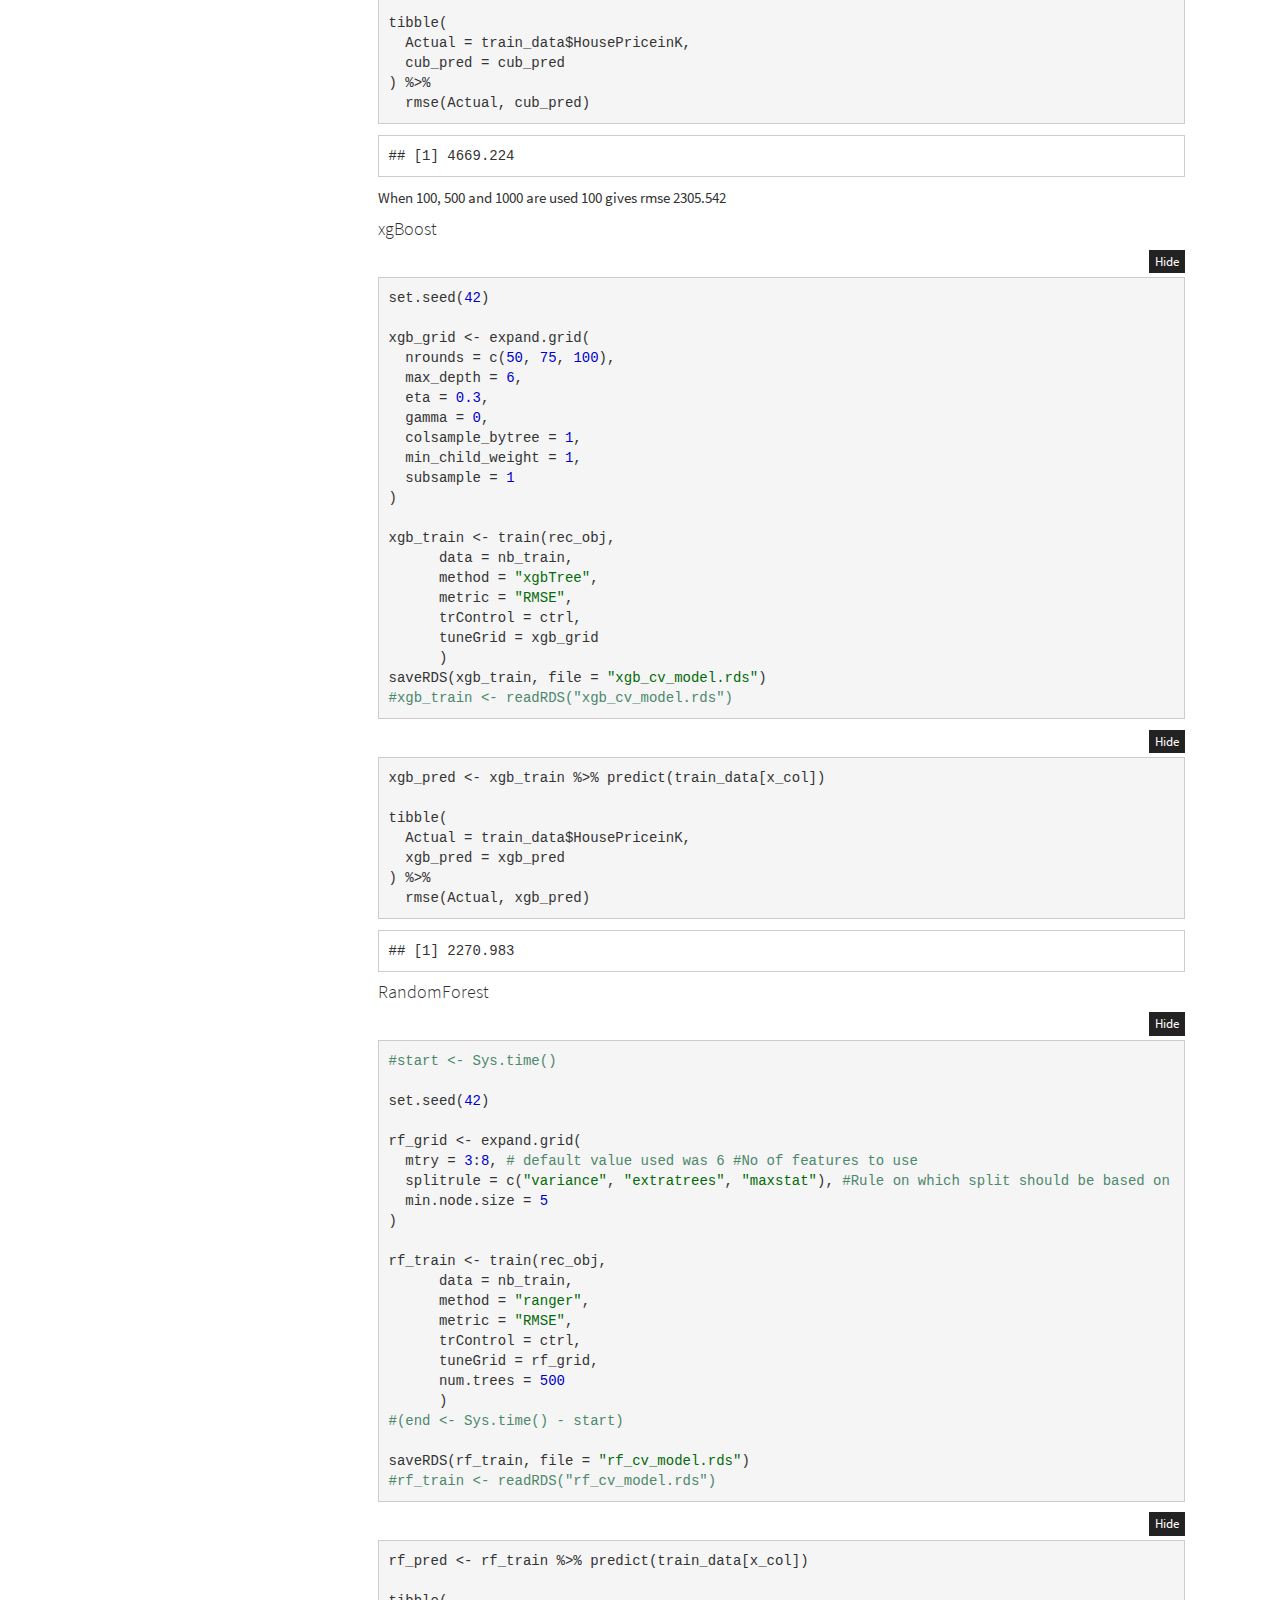
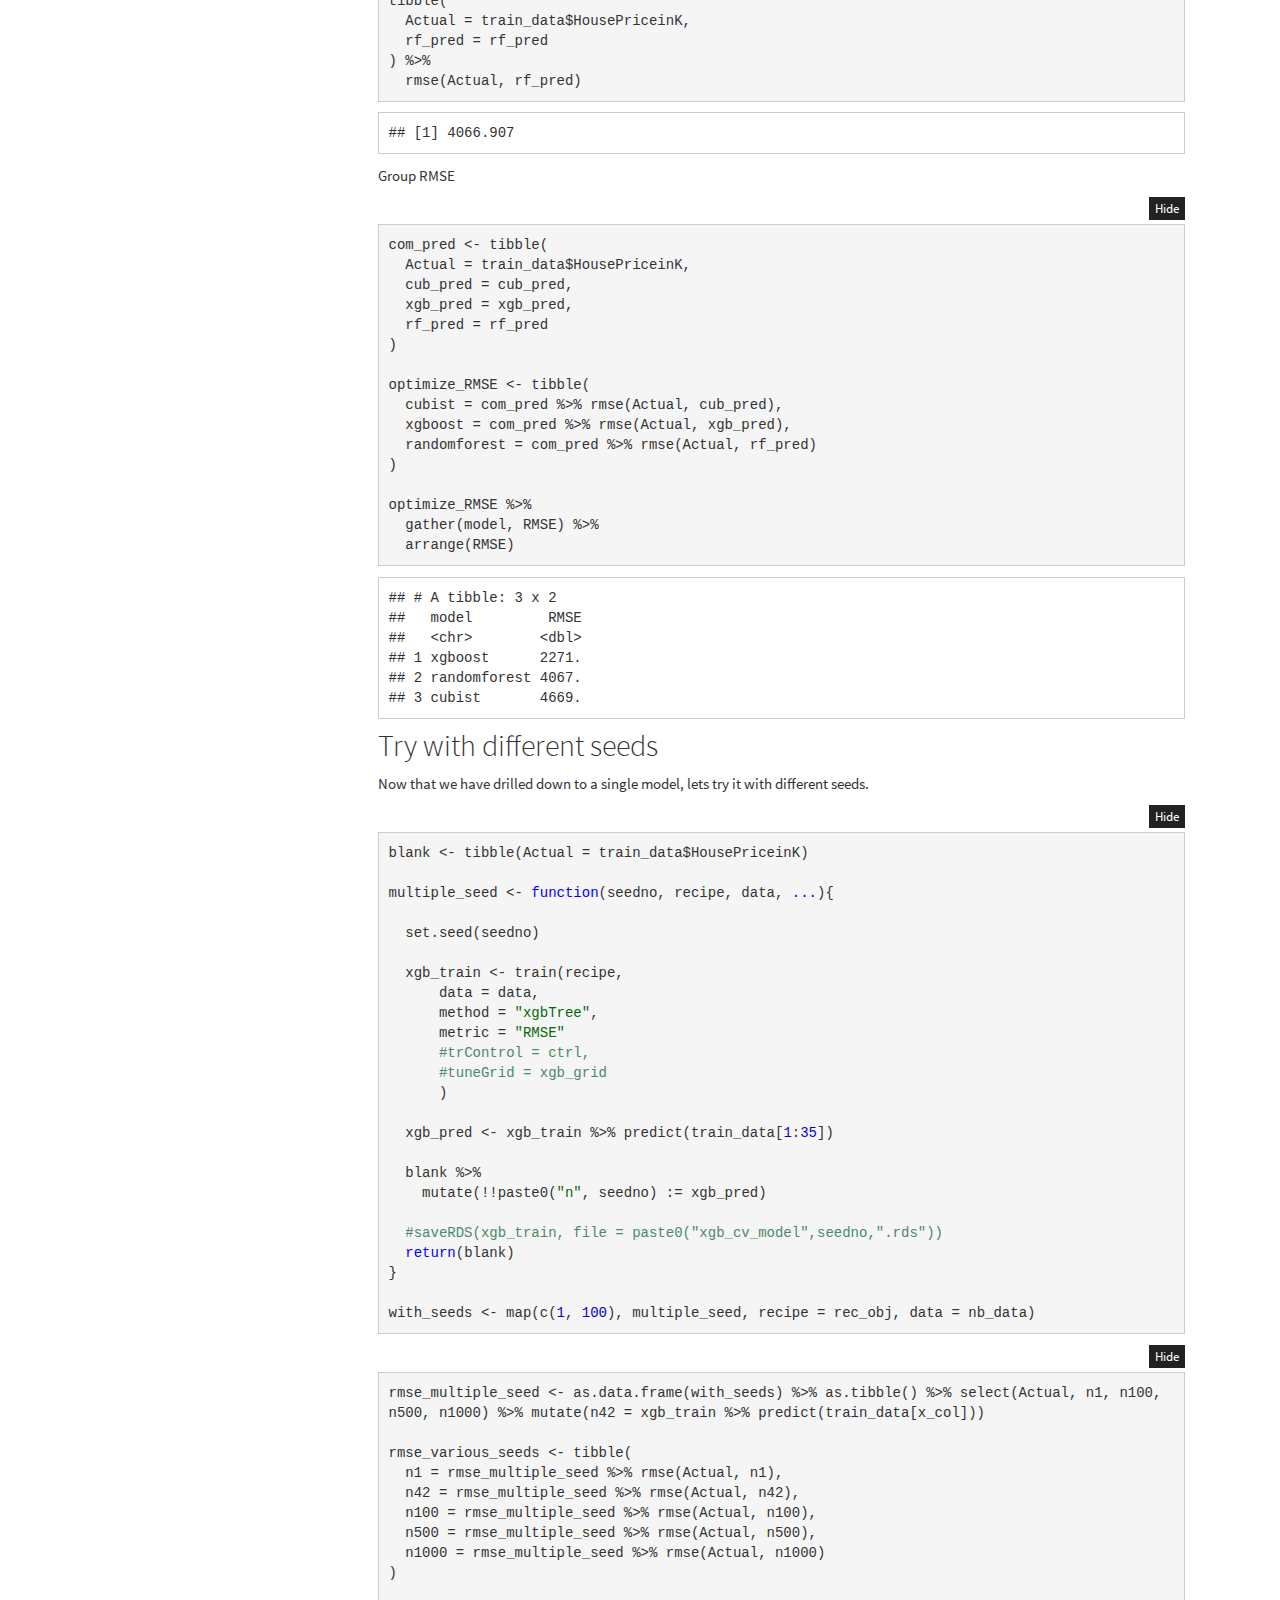
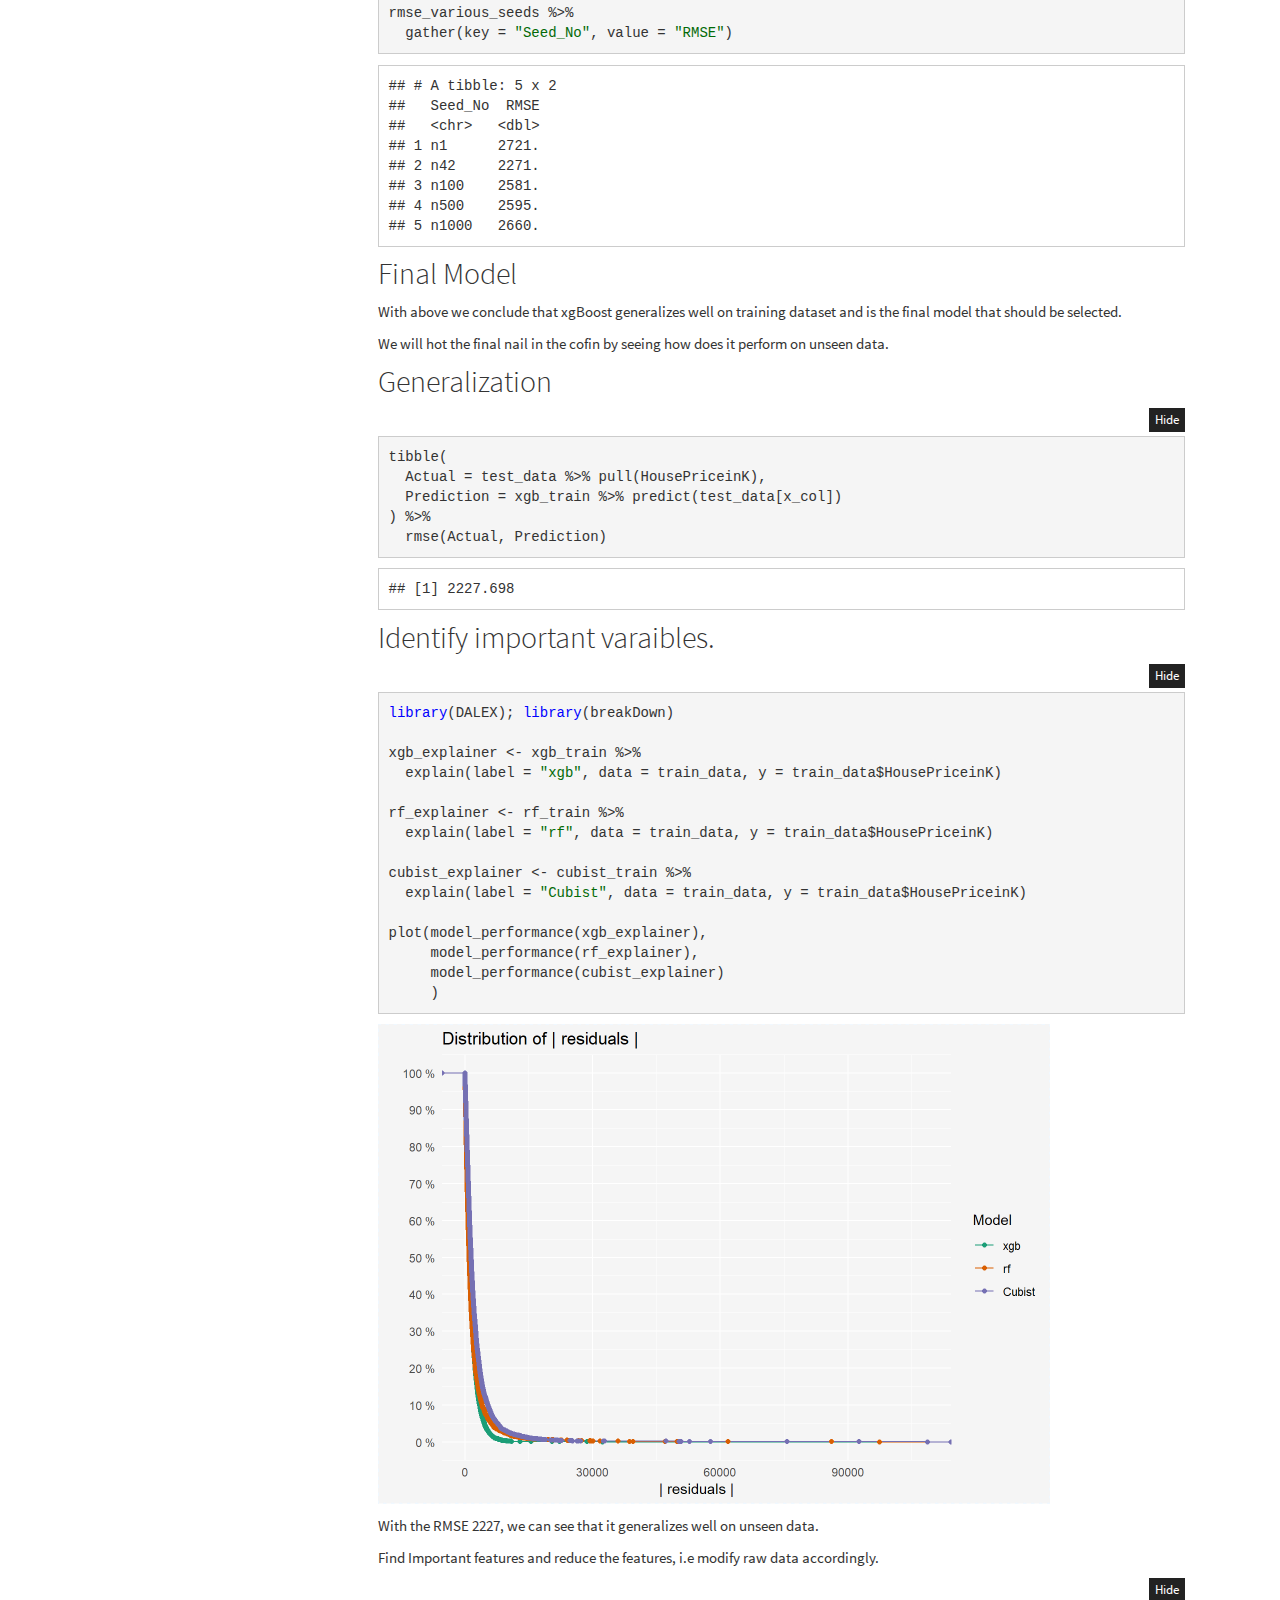
<file: docs/Part_IV_ML.html>
<!DOCTYPE html>

<html xmlns="http://www.w3.org/1999/xhtml">

<head>

<meta charset="utf-8" />
<meta http-equiv="Content-Type" content="text/html; charset=utf-8" />
<meta name="generator" content="pandoc" />




<title>Model Design</title>

<script src="site_libs/jquery-1.11.3/jquery.min.js"></script>
<meta name="viewport" content="width=device-width, initial-scale=1" />
<link href="site_libs/bootstrap-3.3.5/css/cosmo.min.css" rel="stylesheet" />
<script src="site_libs/bootstrap-3.3.5/js/bootstrap.min.js"></script>
<script src="site_libs/bootstrap-3.3.5/shim/html5shiv.min.js"></script>
<script src="site_libs/bootstrap-3.3.5/shim/respond.min.js"></script>
<script src="site_libs/jqueryui-1.11.4/jquery-ui.min.js"></script>
<link href="site_libs/tocify-1.9.1/jquery.tocify.css" rel="stylesheet" />
<script src="site_libs/tocify-1.9.1/jquery.tocify.js"></script>
<script src="site_libs/navigation-1.1/tabsets.js"></script>
<script src="site_libs/navigation-1.1/codefolding.js"></script>
<link href="site_libs/highlightjs-9.12.0/textmate.css" rel="stylesheet" />
<script src="site_libs/highlightjs-9.12.0/highlight.js"></script>

<style type="text/css">code{white-space: pre;}</style>
<style type="text/css">
  pre:not([class]) {
    background-color: white;
  }
</style>
<script type="text/javascript">
if (window.hljs) {
  hljs.configure({languages: []});
  hljs.initHighlightingOnLoad();
  if (document.readyState && document.readyState === "complete") {
    window.setTimeout(function() { hljs.initHighlighting(); }, 0);
  }
}
</script>



<style type="text/css">
h1 {
  font-size: 34px;
}
h1.title {
  font-size: 38px;
}
h2 {
  font-size: 30px;
}
h3 {
  font-size: 24px;
}
h4 {
  font-size: 18px;
}
h5 {
  font-size: 16px;
}
h6 {
  font-size: 12px;
}
.table th:not([align]) {
  text-align: left;
}
</style>


</head>

<body>

<style type = "text/css">
.main-container {
  max-width: 940px;
  margin-left: auto;
  margin-right: auto;
}
code {
  color: inherit;
  background-color: rgba(0, 0, 0, 0.04);
}
img {
  max-width:100%;
  height: auto;
}
.tabbed-pane {
  padding-top: 12px;
}
.html-widget {
  margin-bottom: 20px;
}
button.code-folding-btn:focus {
  outline: none;
}
</style>


<style type="text/css">
/* padding for bootstrap navbar */
body {
  padding-top: 51px;
  padding-bottom: 40px;
}
/* offset scroll position for anchor links (for fixed navbar)  */
.section h1 {
  padding-top: 56px;
  margin-top: -56px;
}

.section h2 {
  padding-top: 56px;
  margin-top: -56px;
}
.section h3 {
  padding-top: 56px;
  margin-top: -56px;
}
.section h4 {
  padding-top: 56px;
  margin-top: -56px;
}
.section h5 {
  padding-top: 56px;
  margin-top: -56px;
}
.section h6 {
  padding-top: 56px;
  margin-top: -56px;
}
</style>

<script>
// manage active state of menu based on current page
$(document).ready(function () {
  // active menu anchor
  href = window.location.pathname
  href = href.substr(href.lastIndexOf('/') + 1)
  if (href === "")
    href = "index.html";
  var menuAnchor = $('a[href="' + href + '"]');

  // mark it active
  menuAnchor.parent().addClass('active');

  // if it's got a parent navbar menu mark it active as well
  menuAnchor.closest('li.dropdown').addClass('active');
});
</script>


<div class="container-fluid main-container">

<!-- tabsets -->
<script>
$(document).ready(function () {
  window.buildTabsets("TOC");
});
</script>

<!-- code folding -->
<style type="text/css">
.code-folding-btn { margin-bottom: 4px; }
</style>
<script>
$(document).ready(function () {
  window.initializeCodeFolding("show" === "show");
});
</script>




<script>
$(document).ready(function ()  {

    // move toc-ignore selectors from section div to header
    $('div.section.toc-ignore')
        .removeClass('toc-ignore')
        .children('h1,h2,h3,h4,h5').addClass('toc-ignore');

    // establish options
    var options = {
      selectors: "h1,h2,h3,h4",
      theme: "bootstrap3",
      context: '.toc-content',
      hashGenerator: function (text) {
        return text.replace(/[.\\/?&!#<>]/g, '').replace(/\s/g, '_').toLowerCase();
      },
      ignoreSelector: ".toc-ignore",
      scrollTo: 0
    };
    options.showAndHide = false;
    options.smoothScroll = true;

    // tocify
    var toc = $("#TOC").tocify(options).data("toc-tocify");
});
</script>

<style type="text/css">

#TOC {
  margin: 25px 0px 20px 0px;
}
@media (max-width: 768px) {
#TOC {
  position: relative;
  width: 100%;
}
}


.toc-content {
  padding-left: 30px;
  padding-right: 40px;
}

div.main-container {
  max-width: 1200px;
}

div.tocify {
  width: 20%;
  max-width: 260px;
  max-height: 85%;
}

@media (min-width: 768px) and (max-width: 991px) {
  div.tocify {
    width: 25%;
  }
}

@media (max-width: 767px) {
  div.tocify {
    width: 100%;
    max-width: none;
  }
}

.tocify ul, .tocify li {
  line-height: 20px;
}

.tocify-subheader .tocify-item {
  font-size: 0.90em;
  padding-left: 25px;
  text-indent: 0;
}

.tocify .list-group-item {
  border-radius: 0px;
}

.tocify-subheader {
  display: inline;
}
.tocify-subheader .tocify-item {
  font-size: 0.95em;
}

</style>

<!-- setup 3col/9col grid for toc_float and main content  -->
<div class="row-fluid">
<div class="col-xs-12 col-sm-4 col-md-3">
<div id="TOC" class="tocify">
</div>
</div>

<div class="toc-content col-xs-12 col-sm-8 col-md-9">




<div class="navbar navbar-default  navbar-fixed-top" role="navigation">
  <div class="container">
    <div class="navbar-header">
      <button type="button" class="navbar-toggle collapsed" data-toggle="collapse" data-target="#navbar">
        <span class="icon-bar"></span>
        <span class="icon-bar"></span>
        <span class="icon-bar"></span>
      </button>
      <a class="navbar-brand" href="index.html">Machine Learning</a>
    </div>
    <div id="navbar" class="navbar-collapse collapse">
      <ul class="nav navbar-nav">
        <li>
  <a href="index.html">Home</a>
</li>
<li>
  <a href="nobroker-extract-data.html">Data Extract</a>
</li>
<li>
  <a href="Part_II.html">Data Cleaning</a>
</li>
<li>
  <a href="Part_IV_ML.html">Model Design</a>
</li>
<li>
  <a href="Part III.html">Deploy</a>
</li>
      </ul>
      <ul class="nav navbar-nav navbar-right">
        
      </ul>
    </div><!--/.nav-collapse -->
  </div><!--/.container -->
</div><!--/.navbar -->

<div class="fluid-row" id="header">

<div class="btn-group pull-right">
<button type="button" class="btn btn-default btn-xs dropdown-toggle" data-toggle="dropdown" aria-haspopup="true" aria-expanded="false"><span>Code</span> <span class="caret"></span></button>
<ul class="dropdown-menu" style="min-width: 50px;">
<li><a id="rmd-show-all-code" href="#">Show All Code</a></li>
<li><a id="rmd-hide-all-code" href="#">Hide All Code</a></li>
</ul>
</div>



<h1 class="title toc-ignore">Model Design</h1>

</div>


<pre class="r"><code>library(plyr);library(tidyverse); library(caret); library(tidymodels); library(ranger)

library(ranger); library(xgboost); library(glmnet); library(e1071); library(pls); library(Cubist); library(earth); library(Cubist); library(DALEX); library(breakDown)

nb_data &lt;- readRDS(&quot;nb_data.rds&quot;)</code></pre>
<p>In this phase we will be preparing various regression models for predicting house prices.</p>
<div id="which-model-to-select" class="section level2">
<h2>Which model to select?</h2>
<p>Borrowed from Aurélien Géron “Hands on ML” book, we will use the following steps to reach promising models.</p>
<ol style="list-style-type: decimal">
<li>Train many quick and dirty models from different categories using standard parameters.<br />
</li>
<li>Measure and compare their performance.<br />
</li>
<li>Analyze the most significant variables for each algorithm.</li>
<li>Have a quick round of feature selection and engineering.</li>
<li>Short-list the top three to five most promising models, preferring models that make different types of errors.</li>
</ol>
</div>
<div id="split-data" class="section level2">
<h2>Split Data</h2>
<p>Lets split our data in test and training set. We will use the rsample package for split</p>
<p>Note:- nb_data is already loaded in our workspace. It can be downloaded from here.</p>
<pre class="r"><code>set.seed(42)

train_test_split &lt;- initial_split(nb_data)

nb_train &lt;- training(train_test_split)
nb_test &lt;- testing(train_test_split)</code></pre>
</div>
<div id="pre-process" class="section level2">
<h2>Pre Process</h2>
<p>Lets impute missing values. We alrady have the missing value stats with us (from module 1), lets recollect it.</p>
<table>
<thead>
<tr class="header">
<th>Features</th>
<th>Missing values</th>
</tr>
</thead>
<tbody>
<tr class="odd">
<td>FloorType</td>
<td>209</td>
</tr>
<tr class="even">
<td>Facing</td>
<td>1153</td>
</tr>
<tr class="odd">
<td>PowerBackup</td>
<td>4229</td>
</tr>
<tr class="even">
<td>WaterSupply</td>
<td>116</td>
</tr>
</tbody>
</table>
<p>Since we will run multiple models, first lets create a structure for our model i.e. set preprocessing steps to our model.</p>
<pre class="r"><code>rec_obj &lt;- recipe(HousePriceinK ~ ., data = nb_train) %&gt;% #1
  step_knnimpute(all_predictors()) %&gt;%  #2
  #step_other(NoofBathrooms, NoofBalconies, threshold = 0.05) %&gt;%
  step_dummy(all_predictors(), -all_numeric()) #%&gt;% #3
  #step_log(all_outcomes()) %&gt;% 
  #prep(training = nb_train) #4

#step_bs(Lat, Long)

prepare_rec &lt;- rec_obj %&gt;% prep(training = nb_train)

train_data &lt;- prepare_rec %&gt;% #5
  bake(nb_train) %&gt;% 
  select(-HousePriceinK, everything())

test_data &lt;- prepare_rec %&gt;% #5
  bake(nb_train) %&gt;% 
  select(-HousePriceinK, everything())

x_col &lt;- 1:35
y_col &lt;- 36</code></pre>
<p>Let’s understand what are we doing in above code!</p>
<p>1 - Creating a structure for our model, the data argument is just to identify variables. 2 - Impute missing value through KNN algorithim, the default K is 5. 3 - Convert nominal data into numeric hot encoding. 4 - Run preprocess step on our data 5 - Apply our preprossing steps on training and test set.</p>
<p>We can apply various preprocessing steps such as stp_center, step_scale, etc from the <a href="https://tidymodels.github.io/recipes/index.html">recipes</a> package.</p>
</div>
<div id="train-model" class="section level2">
<h2>Train Model</h2>
<p>We will train the following ten models; the applied predictive modeling book suggest to start from complex and move towards simpler modelling techniques.</p>
<ol style="list-style-type: decimal">
<li>RandomForest</li>
<li>xgBoost</li>
<li>Ridge Regression</li>
<li>Lasso Regression</li>
<li>ElasticNet Regression</li>
<li>Support vector regression</li>
<li>Principal Component Regression (PCR)</li>
<li>Cubist</li>
<li>Multivariate Adaptive Regression Splines (MARS)</li>
<li>Multiple Linear Regression</li>
</ol>
<p>Click here to move to resutls</p>
<div id="random-forest" class="section level4">
<h4>Random Forest</h4>
<p>Random Forests work by training many Decision Trees on random subsets of the features, then averaging out their predictions.</p>
<pre class="r"><code>library(ranger)

rf_model &lt;- ranger(HousePriceinK ~ ., data = train_data, num.trees = 500)

rf_prediction &lt;- rf_model %&gt;% 
  predict(train_data[x_col]) %&gt;% 
  predictions() </code></pre>
</div>
<div id="xgboost" class="section level4">
<h4>xgBoost</h4>
<p>Gradient Boosting works by sequentially adding predictors to an ensemble, each one correcting its predecessor.</p>
<pre class="r"><code>library(xgboost)

xgb_model &lt;- xgboost(data = as.matrix(train_data[x_col]), label = as.matrix(train_data[y_col]), nrounds = 500, verbose = 0)
xg_prediction &lt;- xgb_model %&gt;% 
  predict(as.matrix(train_data[x_col]))</code></pre>
</div>
<div id="ridge-regression" class="section level4">
<h4>Ridge Regression</h4>
<pre class="r"><code>library(glmnet)

ridge_model &lt;- cv.glmnet(x = as.matrix(train_data[x_col]), y = as.matrix(train_data[y_col]), alpha = 0)

ridge_predict&lt;- ridge_model %&gt;% 
  predict(as.matrix(train_data[x_col]), s = ridge_model$lambda.min) #s is panelty value</code></pre>
</div>
<div id="lasso-regression" class="section level4">
<h4>Lasso Regression</h4>
<pre class="r"><code>library(glmnet)

lasso_model &lt;- cv.glmnet(x = as.matrix(train_data[x_col]), y = as.matrix(train_data[y_col]), alpha = 1)

lasso_predict&lt;- lasso_model %&gt;% 
  predict(as.matrix(train_data[x_col]), s = lasso_model$lambda.min)</code></pre>
</div>
<div id="elasticnet-regression" class="section level4">
<h4>ElasticNet Regression</h4>
<pre class="r"><code>elastic_model &lt;- cv.glmnet(x = as.matrix(train_data[x_col]), y = as.matrix(train_data[y_col]), alpha = 0.5)

elastic_predict&lt;- elastic_model %&gt;% 
  predict(as.matrix(train_data[x_col]), s = elastic_model$lambda.min)</code></pre>
</div>
<div id="support-vector-regression" class="section level4">
<h4>Support Vector Regression</h4>
<pre class="r"><code>library(e1071)

svr_model &lt;- svm(HousePriceinK ~ ., data = train_data, type = &quot;eps-regression&quot;, kernel = &quot;radial&quot;)

svr_predict &lt;- svr_model %&gt;% 
  predict(train_data[x_col])</code></pre>
</div>
<div id="principal-component-regression-pcr" class="section level4">
<h4>Principal component regression (PCR)</h4>
<p>The principal components regression (PCR) approach involves constructing principal components , and then using these components as the predictors in a linear regression model that is fit using least squares.</p>
<pre class="r"><code>library(pls)

pcr_model &lt;- pcr(HousePriceinK ~ ., data = train_data, scale = TRUE)

pcr_predict &lt;- pcr_model %&gt;% 
  predict(train_data[x_col], ncomp = 34)

#Using summary(pcr_model), we identify that with 34 ncomp 95% of X is retained.</code></pre>
</div>
<div id="cubist" class="section level4">
<h4>Cubist</h4>
<p>Like xgBoost, Cubist is a boosting techinque plus it also performs neighbour based instance techinque to get result.</p>
<pre class="r"><code>library(Cubist)

cubist_model &lt;- cubist(x = as.matrix(train_data[x_col]), y = as.matrix(train_data[y_col]), committees = 5)

cubist_predict &lt;- cubist_model %&gt;% 
  predict(as.matrix(train_data[x_col]))</code></pre>
</div>
<div id="multivariate-adaptive-regression-splines" class="section level4">
<h4>Multivariate Adaptive Regression Splines</h4>
<pre class="r"><code>library(earth)

mars_model &lt;- earth(HousePriceinK ~ ., data = train_data)

mars_predict &lt;- mars_model %&gt;% 
  predict(train_data[x_col])</code></pre>
</div>
<div id="linear-regression" class="section level4">
<h4>Linear Regression</h4>
<pre class="r"><code>lm_model &lt;- lm(HousePriceinK ~ ., data = train_data)

lm_predict &lt;- lm_model %&gt;% 
  predict(train_data[x_col])</code></pre>
</div>
</div>
<div id="compare-performance" class="section level2">
<h2>Compare Performance</h2>
<p>For a regression problem, the Root Mean Square Error - RMSE is a best indicator of performance</p>
<pre class="r"><code># Since house price was transformed to log values, we convert it back using exp()
results &lt;- tibble(
  Actual = train_data$HousePriceinK,
  RF = rf_prediction,
  xg = xg_prediction,
  ridge = ridge_predict %&gt;% as.vector(),
  lasso = lasso_predict %&gt;% as.vector(),
  elasticnet = elastic_predict %&gt;% as.vector(),
  svr = svr_predict %&gt;% as.vector(),
  PCR = pcr_predict %&gt;% as.vector(),
  cubist = cubist_predict,
  MARS = mars_predict %&gt;% as.vector(),
  MLR = lm_predict %&gt;% as.vector()
)


RMSE &lt;- tibble(
  RMSE_RF = results %&gt;% rmse(Actual, RF),
  RMSE_XGB = results %&gt;% rmse(Actual, xg),
  RMSE_Ridge = results %&gt;% rmse(Actual, ridge),
  RMSE_Lasso = results %&gt;% rmse(Actual, lasso),
  RMSE_Elastic = results %&gt;% rmse(Actual, elasticnet),
  RMSE_SVR = results %&gt;% rmse(Actual, svr),
  RMSE_PCR = results %&gt;% rmse(Actual, PCR),
  RMSE_Cubist = results %&gt;% rmse(Actual, cubist),
  RMSE_MARS = results %&gt;% rmse(Actual, MARS),
  RMSE_MLR = results %&gt;% rmse(Actual, MLR),
  
) %&gt;% 
  gather(&quot;Model&quot;, 1:10, value = &quot;RMSE&quot;) %&gt;% 
  arrange(RMSE)

RMSE</code></pre>
<pre><code>## # A tibble: 10 x 2
##    Model         RMSE
##    &lt;chr&gt;        &lt;dbl&gt;
##  1 RMSE_XGB      219.
##  2 RMSE_RF      4506.
##  3 RMSE_Cubist  6805.
##  4 RMSE_SVR     8305.
##  5 RMSE_MARS    9203.
##  6 RMSE_MLR     9886.
##  7 RMSE_PCR     9889.
##  8 RMSE_Lasso   9895.
##  9 RMSE_Elastic 9897.
## 10 RMSE_Ridge   9937.</code></pre>
<pre class="r"><code>rm(results, lm_model, mars_model, lm_predict, mars_predict, cubist_predict, cubist_model, pcr_model, pcr_predict, svr_model, svr_predict, elastic_model, elastic_predict, lasso_model, lasso_predict, ridge_model, ridge_predict, xgb_model, xg_prediction, rf_model, rf_prediction, train_test_split)</code></pre>
<p>With default values of the model, we can see that xgBoost turns out to provide the best performance. But these values do not provide a measurement of spread.</p>
<p>Next we will use cross validation technique to evaluate overfitting of models and imporve model performance. Further to that we will check if tuning model hyperparameters could help to increase performance.</p>
</div>
<div id="cross-validation" class="section level2">
<h2>Cross Validation</h2>
<p>Lets create cross validation samples of our data. We will create 10 cross validation set.</p>
<pre class="r"><code>set.seed(42)

#Create 10 splits of data, repeat it for 5 times i.e create 50 samples.
cv_train &lt;- nb_train %&gt;% vfold_cv(v = 10, repeats = 10)

first_sample &lt;- cv_train$splits[[1]]

dim(first_sample)</code></pre>
<pre><code>##   analysis assessment          n          p 
##       4482        499       4981         18</code></pre>
<p>As we see for a single sample we have total 4986 observation, this will create approx 4487 (90%) observation to perform training and approx 499 (10%) observation for testing purpose.</p>
<p>Recipe should be applied on assessment set, so that blanks are imputed accordingly.</p>
<pre class="r"><code>multiple_model &lt;- function(split, ...){

cv_trainset &lt;- prepare_rec %&gt;% bake(analysis(split)) %&gt;% select(-HousePriceinK, everything())
cv_testset &lt;- prepare_rec %&gt;% bake(assessment(split)) %&gt;% select(-HousePriceinK)

rfmod &lt;- ranger(HousePriceinK ~ ., data = cv_trainset, num.trees = 500)
xgmod &lt;- xgboost(data = as.matrix(cv_trainset[x_col]), label = as.matrix(cv_trainset[y_col]), nrounds = 500, verbose = 0)
ridgemod &lt;- cv.glmnet(x = as.matrix(cv_trainset[x_col]), y = as.matrix(cv_trainset[y_col]), alpha = 0)
lassomod &lt;- cv.glmnet(x = as.matrix(cv_trainset[x_col]), y = as.matrix(cv_trainset[y_col]), alpha = 1)
elasticmod &lt;- cv.glmnet(x = as.matrix(cv_trainset[x_col]), y = as.matrix(cv_trainset[y_col]), alpha = 0.5)
svrmod &lt;- svm(HousePriceinK ~ ., data = cv_trainset, type = &quot;eps-regression&quot;, kernel = &quot;radial&quot;)
pcrmodel &lt;- pcr(HousePriceinK ~ ., data = cv_trainset)
cubistmod &lt;- cubist(x = as.matrix(train_data[x_col]), y = as.matrix(train_data[y_col]), committees = 5)
marsmod &lt;- earth(HousePriceinK ~ ., data = cv_trainset)
lmmod &lt;- lm(HousePriceinK ~ ., data = cv_trainset)

cv_results &lt;- tibble(
  actual = assessment(split) %&gt;% select(HousePriceinK) %&gt;% pull(),
  rfpred = rfmod %&gt;% predict(cv_testset) %&gt;% predictions(),
  xgpred = xgmod %&gt;% predict(as.matrix(cv_testset)),
  ridpred = ridgemod %&gt;% predict(as.matrix(cv_testset), s = ridgemod$lambda.min) %&gt;% as.vector(),
  lassopred = lassomod %&gt;% predict(as.matrix(cv_testset), s = lassomod$lambda.min) %&gt;% as.vector(),
  elasticpred = elasticmod %&gt;% predict(as.matrix(cv_testset), s = elasticmod$lambda.min) %&gt;% as.vector(),
  svrpred = svrmod %&gt;% predict(cv_testset) %&gt;% as.vector(),
  pcrpred = pcrmodel %&gt;% predict(cv_testset, ncomp = 34) %&gt;% as.vector(),
  cubistpred = cubistmod %&gt;% predict(cv_testset),
  marspred = marsmod %&gt;% predict(cv_testset) %&gt;% as.vector(),
  lmpred = lmmod %&gt;% predict(cv_testset) %&gt;% as.vector()

)

cv_RMSE &lt;- tibble(
  randomforest = cv_results %&gt;% rmse(actual, rfpred),
  xgboost = cv_results %&gt;% rmse(actual, xgpred),
  Ridge = cv_results %&gt;% rmse(actual, ridpred),
  Lasso = cv_results %&gt;% rmse(actual, lassopred),
  ElasticNet = cv_results %&gt;% rmse(actual, elasticpred),
  SVR = cv_results %&gt;% rmse(actual, svrpred),
  PCR = cv_results %&gt;% rmse(actual, pcrpred),
  Cubist = cv_results %&gt;% rmse(actual, cubistpred),
  MARS = cv_results %&gt;% rmse(actual, marspred),
  MLinR = cv_results %&gt;% rmse(actual, lmpred)
  )

}

cv_train$RMSE &lt;- map(cv_train$splits, multiple_model)

cv_train &lt;- cv_train %&gt;%
  unnest(RMSE)

saveRDS(cv_train, &quot;cv_rsample.rds&quot;)</code></pre>
</div>
<div id="post-hoc-analysis" class="section level2">
<h2>Post-hoc Analysis</h2>
<p>Lets convert the RMSE dataset into tidy format and identify some statistics.</p>
<pre class="r"><code>stacked_rmse &lt;- cv_train %&gt;% 
  gather(key = &quot;model&quot;, value = &quot;statistic&quot;, -splits, -id, -id2) 

stacked_rmse %&gt;% 
  group_by(model) %&gt;% 
  summarise(Average = mean(statistic), 
            SD = sd(statistic), 
            Min = min(statistic), 
            Max = max(statistic)
            )</code></pre>
<pre><code>##    Average       SD     Min      Max
## 1 9243.058 1920.315 4179.81 14681.65</code></pre>
<p>Well, here we have quite a lot of information to infer decision.</p>
<p>Null Hypothesis :-</p>
<p>Alternate Hypothesis :-</p>
<pre class="r"><code>aov(log(statistic) ~ model, data = stacked_rmse) %&gt;% anova()</code></pre>
<pre><code>## Analysis of Variance Table
## 
## Response: log(statistic)
##            Df Sum Sq Mean Sq F value    Pr(&gt;F)    
## model       9 17.478 1.94202  65.747 &lt; 2.2e-16 ***
## Residuals 990 29.242 0.02954                      
## ---
## Signif. codes:  0 &#39;***&#39; 0.001 &#39;**&#39; 0.01 &#39;*&#39; 0.05 &#39;.&#39; 0.1 &#39; &#39; 1</code></pre>
<p>Lets graphically view these statistics.</p>
<pre class="r"><code>stacked_rmse %&gt;% 
  ggplot(aes(fct_reorder(model, statistic, median, .desc = TRUE), statistic, fill = model)) + 
  geom_boxplot(notch = TRUE) + 
  coord_flip() + 
  theme_classic() + 
  labs(x = &quot;Model&quot;, y = &quot;RMSE&quot;) +
  scale_fill_viridis_d(option = &quot;D&quot;) +
  theme(legend.position = &quot;none&quot;)</code></pre>
<p><img src="Part_IV_ML_files/figure-html/unnamed-chunk-21-1.png" width="672" /></p>
<p>We started with ten models, and are now left with five! One intresting point to note here is all Linear modelling techniques are dropped.</p>
<p>Although Cubist has the best performance but it some variations.</p>
<p>Lets have a different graphical view of our selected models.</p>
<pre class="r"><code>stacked_rmse %&gt;% 
  filter(!model %in% c(&quot;Ridge&quot;,&quot;MARS&quot;, &quot;PCR&quot;, &quot;MLinR&quot;, &quot;ElasticNet&quot;, &quot;Lasso&quot;, &quot;SVR&quot;)) %&gt;%
  ggplot(aes(x = fct_reorder(model, statistic, mean, .desc = TRUE), y = statistic, group = paste(id, id2), col = paste(id, id2))) + 
    geom_line(alpha = .75) + 
    theme(legend.position = &quot;none&quot;) +
    labs(x = &quot;Model&quot;, y = &quot;RMSE&quot;)</code></pre>
<p><img src="Part_IV_ML_files/figure-html/unnamed-chunk-22-1.png" width="672" /></p>
<pre class="r"><code>stacked_rmse %&gt;%  
  filter(model %in% c(&quot;Cubist&quot;, &quot;xgboost&quot;, &quot;randomforest&quot;)) %&gt;% 
  ggplot(aes(col = model, x = log(statistic))) + 
  geom_line(stat = &quot;density&quot;, trim = FALSE, size = 1) +
  scale_color_viridis_d() +
  theme_classic()</code></pre>
<p><img src="Part_IV_ML_files/figure-html/unnamed-chunk-23-1.png" width="672" /></p>
</div>
<div id="hyperparameters-tuning" class="section level2">
<h2>Hyperparameters tuning</h2>
<p>Now we have finalized five models, we will now tune the hyperparameters of these models and identify the best techniques, again using cross-validation.</p>
<pre class="r"><code>set.seed(42)

ctrl &lt;- trainControl(method = &quot;repeatedcv&quot;, number = 10, repeats = 10, savePredictions = TRUE, allowParallel = TRUE)</code></pre>
<div id="cubist-1" class="section level4">
<h4>Cubist</h4>
<p>At first iteration we use committees 1, 10, 50, 100.</p>
<pre class="r"><code>set.seed(42)

cub_grid &lt;- expand.grid(committees = c(50, 100),
                    neighbors = c(0, 1, 5, 9))

cubist_train &lt;- train(rec_obj, 
      data = nb_train,
      method = &quot;cubist&quot;,
      metric = &quot;RMSE&quot;, 
      trControl = ctrl,
      tuneGrid = cub_grid
      )

saveRDS(cubist_train, file = &quot;cubist_cv_model.rds&quot;) #7272.125
#cubist_train &lt;- readRDS(&quot;cubist_cv_model.rds&quot;)</code></pre>
<pre class="r"><code>cub_pred &lt;- cubist_train %&gt;% predict(as.matrix(train_data[x_col]))

tibble(
  Actual = train_data$HousePriceinK,
  cub_pred = cub_pred
) %&gt;% 
  rmse(Actual, cub_pred)</code></pre>
<pre><code>## [1] 4669.224</code></pre>
<p>When 100, 500 and 1000 are used 100 gives rmse 2305.542</p>
</div>
<div id="xgboost-1" class="section level4">
<h4>xgBoost</h4>
<pre class="r"><code>set.seed(42)

xgb_grid &lt;- expand.grid(
  nrounds = c(50, 75, 100),
  max_depth = 6,
  eta = 0.3,
  gamma = 0,
  colsample_bytree = 1,
  min_child_weight = 1,
  subsample = 1
)

xgb_train &lt;- train(rec_obj, 
      data = nb_train,
      method = &quot;xgbTree&quot;,
      metric = &quot;RMSE&quot;, 
      trControl = ctrl,
      tuneGrid = xgb_grid
      )
saveRDS(xgb_train, file = &quot;xgb_cv_model.rds&quot;)
#xgb_train &lt;- readRDS(&quot;xgb_cv_model.rds&quot;)</code></pre>
<pre class="r"><code>xgb_pred &lt;- xgb_train %&gt;% predict(train_data[x_col])

tibble(
  Actual = train_data$HousePriceinK,
  xgb_pred = xgb_pred
) %&gt;% 
  rmse(Actual, xgb_pred)</code></pre>
<pre><code>## [1] 2270.983</code></pre>
</div>
<div id="randomforest" class="section level4">
<h4>RandomForest</h4>
<pre class="r"><code>#start &lt;- Sys.time()

set.seed(42)

rf_grid &lt;- expand.grid(
  mtry = 3:8, # default value used was 6 #No of features to use
  splitrule = c(&quot;variance&quot;, &quot;extratrees&quot;, &quot;maxstat&quot;), #Rule on which split should be based on
  min.node.size = 5
)

rf_train &lt;- train(rec_obj, 
      data = nb_train,
      method = &quot;ranger&quot;,
      metric = &quot;RMSE&quot;, 
      trControl = ctrl,
      tuneGrid = rf_grid,
      num.trees = 500
      )
#(end &lt;- Sys.time() - start)

saveRDS(rf_train, file = &quot;rf_cv_model.rds&quot;)
#rf_train &lt;- readRDS(&quot;rf_cv_model.rds&quot;)</code></pre>
<pre class="r"><code>rf_pred &lt;- rf_train %&gt;% predict(train_data[x_col])

tibble(
  Actual = train_data$HousePriceinK,
  rf_pred = rf_pred
) %&gt;% 
  rmse(Actual, rf_pred)</code></pre>
<pre><code>## [1] 4066.907</code></pre>
<p>Group RMSE</p>
<pre class="r"><code>com_pred &lt;- tibble(
  Actual = train_data$HousePriceinK,
  cub_pred = cub_pred,
  xgb_pred = xgb_pred,
  rf_pred = rf_pred
)

optimize_RMSE &lt;- tibble(
  cubist = com_pred %&gt;% rmse(Actual, cub_pred),
  xgboost = com_pred %&gt;% rmse(Actual, xgb_pred),
  randomforest = com_pred %&gt;% rmse(Actual, rf_pred)
)

optimize_RMSE %&gt;% 
  gather(model, RMSE) %&gt;% 
  arrange(RMSE)</code></pre>
<pre><code>## # A tibble: 3 x 2
##   model         RMSE
##   &lt;chr&gt;        &lt;dbl&gt;
## 1 xgboost      2271.
## 2 randomforest 4067.
## 3 cubist       4669.</code></pre>
</div>
</div>
<div id="try-with-different-seeds" class="section level2">
<h2>Try with different seeds</h2>
<p>Now that we have drilled down to a single model, lets try it with different seeds.</p>
<pre class="r"><code>blank &lt;- tibble(Actual = train_data$HousePriceinK)

multiple_seed &lt;- function(seedno, recipe, data, ...){

  set.seed(seedno)

  xgb_train &lt;- train(recipe, 
      data = data,
      method = &quot;xgbTree&quot;,
      metric = &quot;RMSE&quot;
      #trControl = ctrl,
      #tuneGrid = xgb_grid
      )
  
  xgb_pred &lt;- xgb_train %&gt;% predict(train_data[1:35])
  
  blank %&gt;% 
    mutate(!!paste0(&quot;n&quot;, seedno) := xgb_pred)
  
  #saveRDS(xgb_train, file = paste0(&quot;xgb_cv_model&quot;,seedno,&quot;.rds&quot;))
  return(blank)
}

with_seeds &lt;- map(c(1, 100), multiple_seed, recipe = rec_obj, data = nb_data)</code></pre>
<pre class="r"><code>rmse_multiple_seed &lt;- as.data.frame(with_seeds) %&gt;% as.tibble() %&gt;% select(Actual, n1, n100, n500, n1000) %&gt;% mutate(n42 = xgb_train %&gt;% predict(train_data[x_col]))

rmse_various_seeds &lt;- tibble(
  n1 = rmse_multiple_seed %&gt;% rmse(Actual, n1),
  n42 = rmse_multiple_seed %&gt;% rmse(Actual, n42),
  n100 = rmse_multiple_seed %&gt;% rmse(Actual, n100),
  n500 = rmse_multiple_seed %&gt;% rmse(Actual, n500),
  n1000 = rmse_multiple_seed %&gt;% rmse(Actual, n1000)
)

rmse_various_seeds %&gt;% 
  gather(key = &quot;Seed_No&quot;, value = &quot;RMSE&quot;)</code></pre>
<pre><code>## # A tibble: 5 x 2
##   Seed_No  RMSE
##   &lt;chr&gt;   &lt;dbl&gt;
## 1 n1      2721.
## 2 n42     2271.
## 3 n100    2581.
## 4 n500    2595.
## 5 n1000   2660.</code></pre>
</div>
<div id="final-model" class="section level2">
<h2>Final Model</h2>
<p>With above we conclude that xgBoost generalizes well on training dataset and is the final model that should be selected.</p>
<p>We will hot the final nail in the cofin by seeing how does it perform on unseen data.</p>
</div>
<div id="generalization" class="section level2">
<h2>Generalization</h2>
<pre class="r"><code>tibble(
  Actual = test_data %&gt;% pull(HousePriceinK),
  Prediction = xgb_train %&gt;% predict(test_data[x_col])
) %&gt;% 
  rmse(Actual, Prediction)</code></pre>
<pre><code>## [1] 2227.698</code></pre>
</div>
<div id="identify-important-varaibles." class="section level2">
<h2>Identify important varaibles.</h2>
<pre class="r"><code>library(DALEX); library(breakDown)

xgb_explainer &lt;- xgb_train %&gt;% 
  explain(label = &quot;xgb&quot;, data = train_data, y = train_data$HousePriceinK)

rf_explainer &lt;- rf_train %&gt;% 
  explain(label = &quot;rf&quot;, data = train_data, y = train_data$HousePriceinK)

cubist_explainer &lt;- cubist_train %&gt;% 
  explain(label = &quot;Cubist&quot;, data = train_data, y = train_data$HousePriceinK)

plot(model_performance(xgb_explainer), 
     model_performance(rf_explainer), 
     model_performance(cubist_explainer)
     )</code></pre>
<p><img src="Part_IV_ML_files/figure-html/unnamed-chunk-40-1.png" width="672" /></p>
<p>With the RMSE 2227, we can see that it generalizes well on unseen data.</p>
<p>Find Important features and reduce the features, i.e modify raw data accordingly.</p>
<pre class="r"><code>vi_xgb &lt;- xgb_explainer %&gt;% 
  variable_importance(loss_function = loss_root_mean_square)

vi_rf &lt;- rf_explainer %&gt;% 
  variable_importance(loss_function = loss_root_mean_square)

vi_cusit &lt;- cubist_explainer %&gt;% 
  variable_importance(loss_function = loss_root_mean_square)

plot(vi_xgb, vi_rf, vi_cusit)</code></pre>
<p><img src="Part_IV_ML_files/figure-html/unnamed-chunk-41-1.png" width="672" /></p>
<p>In all three models the top three influencive variables are Area, Lat, Long.</p>
<pre class="r"><code>a &lt;- xgb_explainer %&gt;% variable_response(variable =  &quot;Area&quot;, type = &quot;pdp&quot;)
b &lt;- xgb_explainer %&gt;% variable_response(variable =  &quot;Lat&quot;, type = &quot;pdp&quot;)
c &lt;- xgb_explainer %&gt;% variable_response(variable =  &quot;Long&quot;, type = &quot;pdp&quot;)</code></pre>
<p>Lets focus on the important variables again, but specifically with our model and individual variable performance.</p>
<p>As area increases the price of property increases.</p>
<pre class="r"><code>as.tibble(a) %&gt;%  
  ggplot(aes(x, y)) + 
  geom_line(col = &quot;darkgreen&quot;) +
  geom_point(col = &quot;darkgreen&quot;) + 
  labs(x = &quot;Area&quot;, y = &quot;Predicted Price&quot;, title = &quot;As area increases HousePrice increases&quot;, subtitle = &quot;Partial Dependency plot&quot;) +
  theme_mi2()</code></pre>
<p><img src="Part_IV_ML_files/figure-html/unnamed-chunk-44-1.png" width="672" /></p>
<p>As we move from South Mumbai to North Mumbai, House price declines. Note: 18.9 is south and 19.2 is North</p>
<pre class="r"><code>as.tibble(b) %&gt;%  
  ggplot(aes(x, y)) + 
  geom_line(col = &quot;darkgreen&quot;) +
  geom_point(col = &quot;darkgreen&quot;) + 
  geom_text(x = 18.98, y = 25000, label = &quot;South Mumbai&quot;, col = &quot;black&quot;, family = &quot;mono&quot;) +
  geom_text(x = 19.21, y = 15500, label = &quot;North Mumbai&quot;, col = &quot;black&quot;, family = &quot;mono&quot;) +
  labs(x = &quot;Lat&quot;, y = &quot;Predicted Price&quot;, title = &quot;As we move from South Mumbai to North Mumbai, House price declines&quot;, subtitle = &quot;Partial Dependency plot&quot;) +
  theme_mi2()</code></pre>
<p><img src="Part_IV_ML_files/figure-html/unnamed-chunk-45-1.png" width="672" /></p>
<p>As we move from west to east, House price declines. Not 72.80 is East and 72.95 is west - plot on graph.</p>
<pre class="r"><code>as.tibble(c) %&gt;%  
  ggplot(aes(x, y)) + 
  geom_line(col = &quot;darkgreen&quot;) +
  geom_point(col = &quot;darkgreen&quot;) + 
  geom_text(x = 72.80, y = 22500, label = &quot;West Mumbai&quot;, col = &quot;black&quot;, family = &quot;mono&quot;) +
  geom_text(x = 72.95, y = 14200, label = &quot;East Mumbai&quot;, col = &quot;black&quot;, family = &quot;mono&quot;) +
  labs(x = &quot;Lat&quot;, y = &quot;Predicted Price&quot;, title = &quot;As we move from West Mumbai to South Mumbai, House price declines&quot;, subtitle = &quot;Partial Dependency plot&quot;) + 
  theme_mi2()</code></pre>
<p><img src="Part_IV_ML_files/figure-html/unnamed-chunk-47-1.png" width="672" /></p>
<pre class="r"><code>single_variable(xgb_explainer, &quot;Area&quot;) %&gt;% plot()</code></pre>
<p><img src="Part_IV_ML_files/figure-html/unnamed-chunk-48-1.png" width="672" /></p>
</div>



</div>
</div>

</div>

<script>

// add bootstrap table styles to pandoc tables
function bootstrapStylePandocTables() {
  $('tr.header').parent('thead').parent('table').addClass('table table-condensed');
}
$(document).ready(function () {
  bootstrapStylePandocTables();
});


</script>

<!-- dynamically load mathjax for compatibility with self-contained -->
<script>
  (function () {
    var script = document.createElement("script");
    script.type = "text/javascript";
    script.src  = "https://mathjax.rstudio.com/latest/MathJax.js?config=TeX-AMS-MML_HTMLorMML";
    document.getElementsByTagName("head")[0].appendChild(script);
  })();
</script>

</body>
</html>
</file>
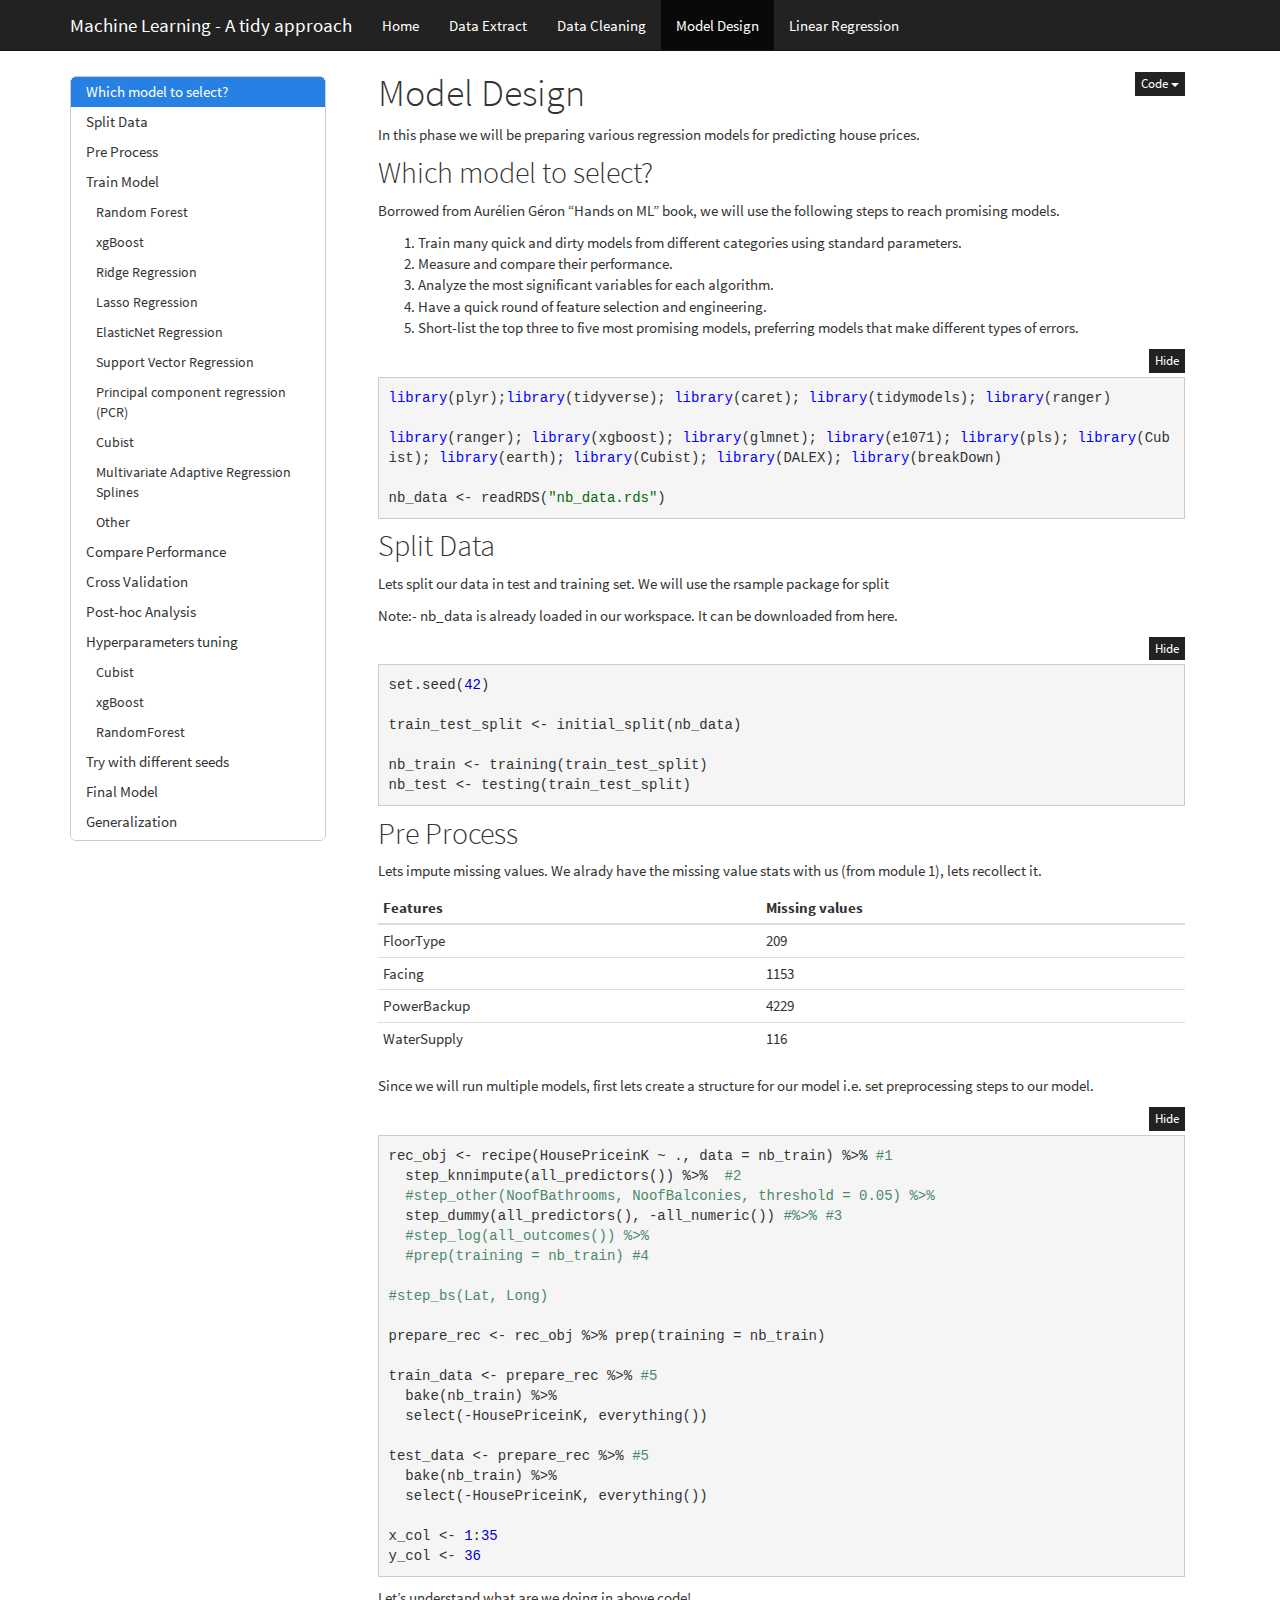
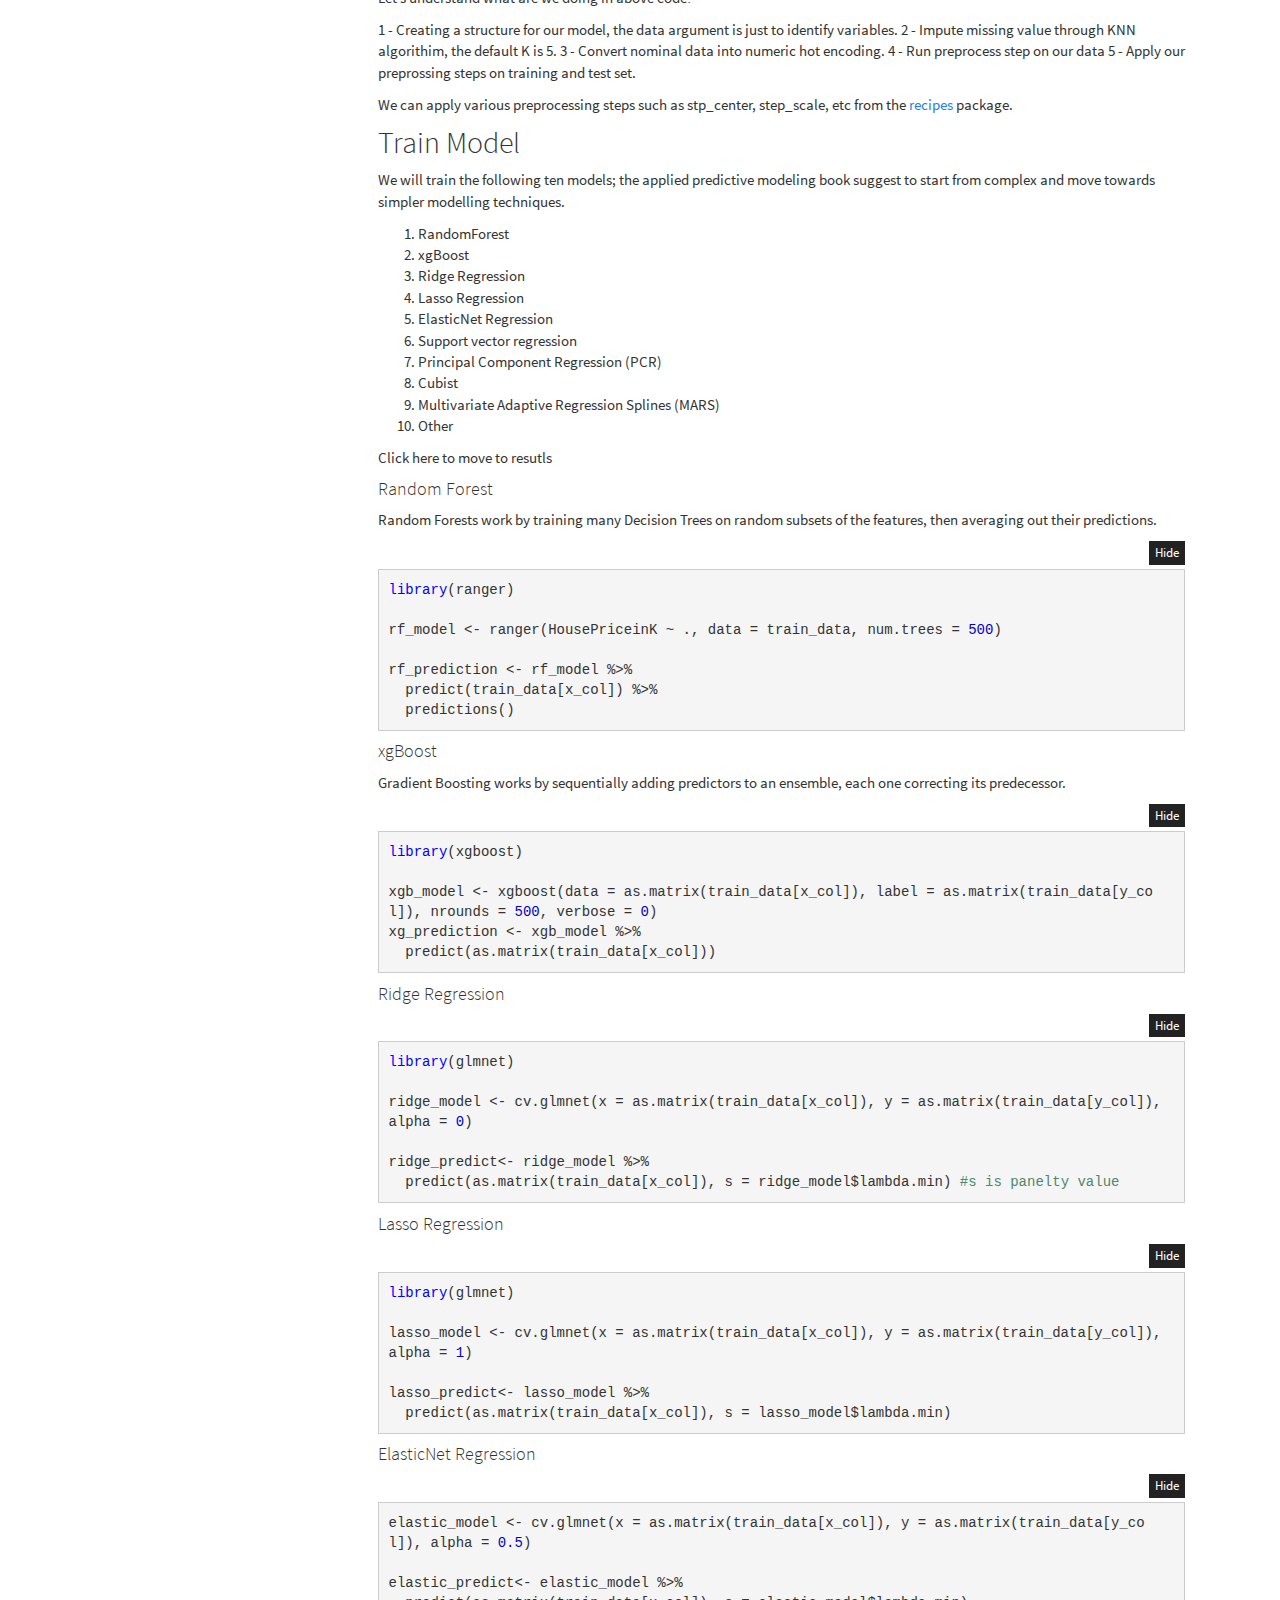
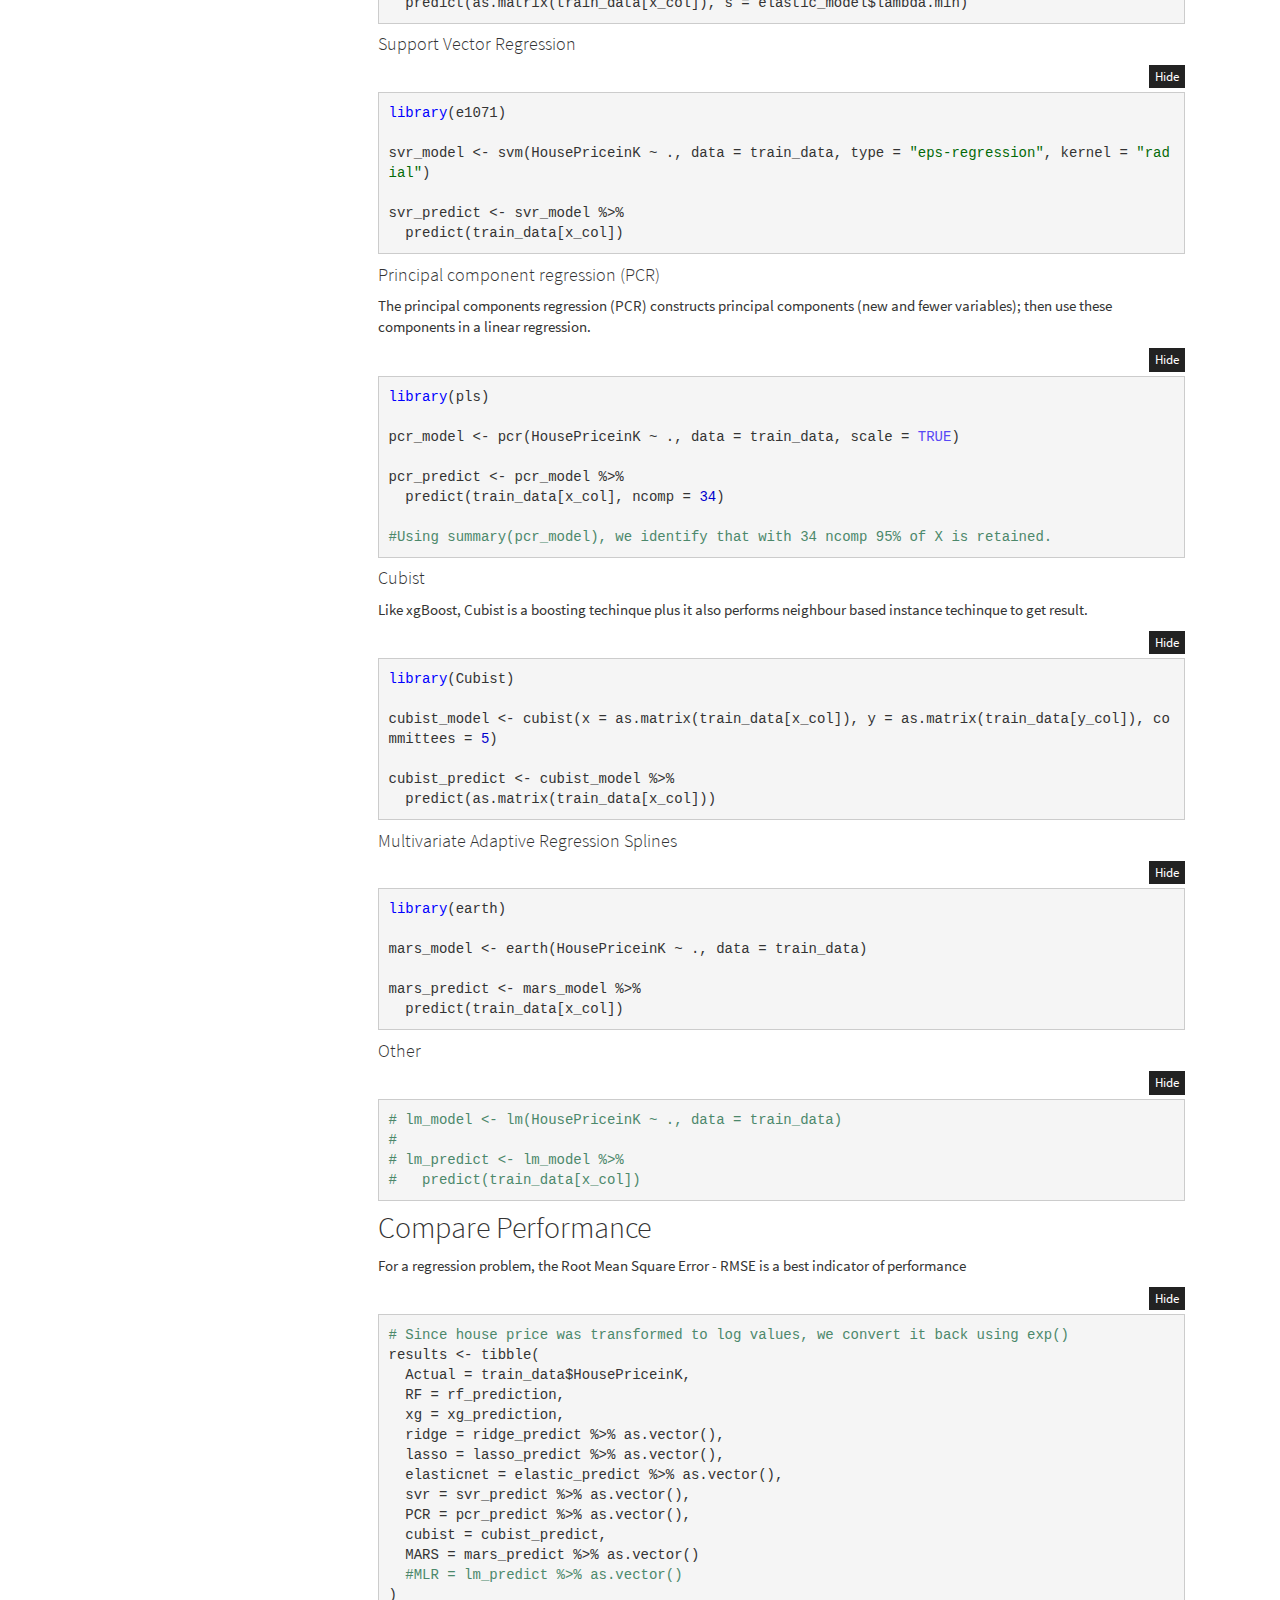
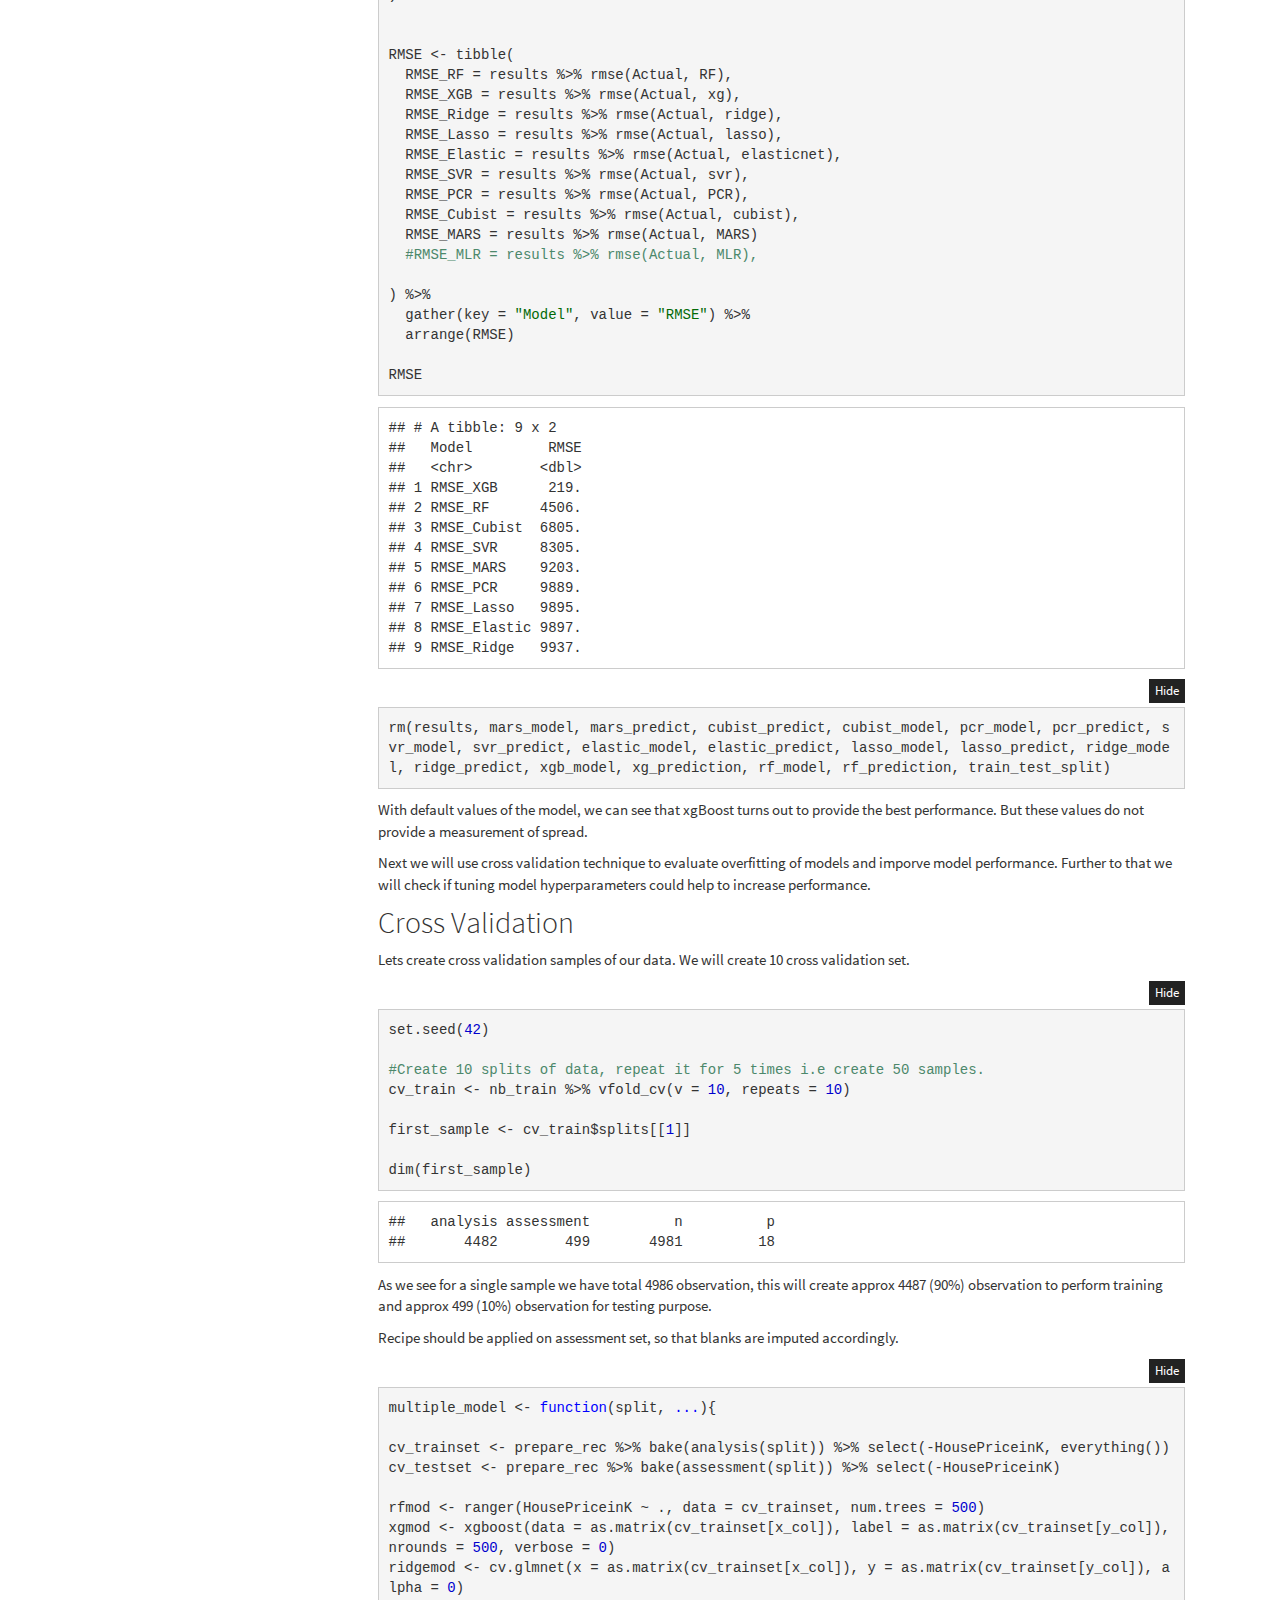
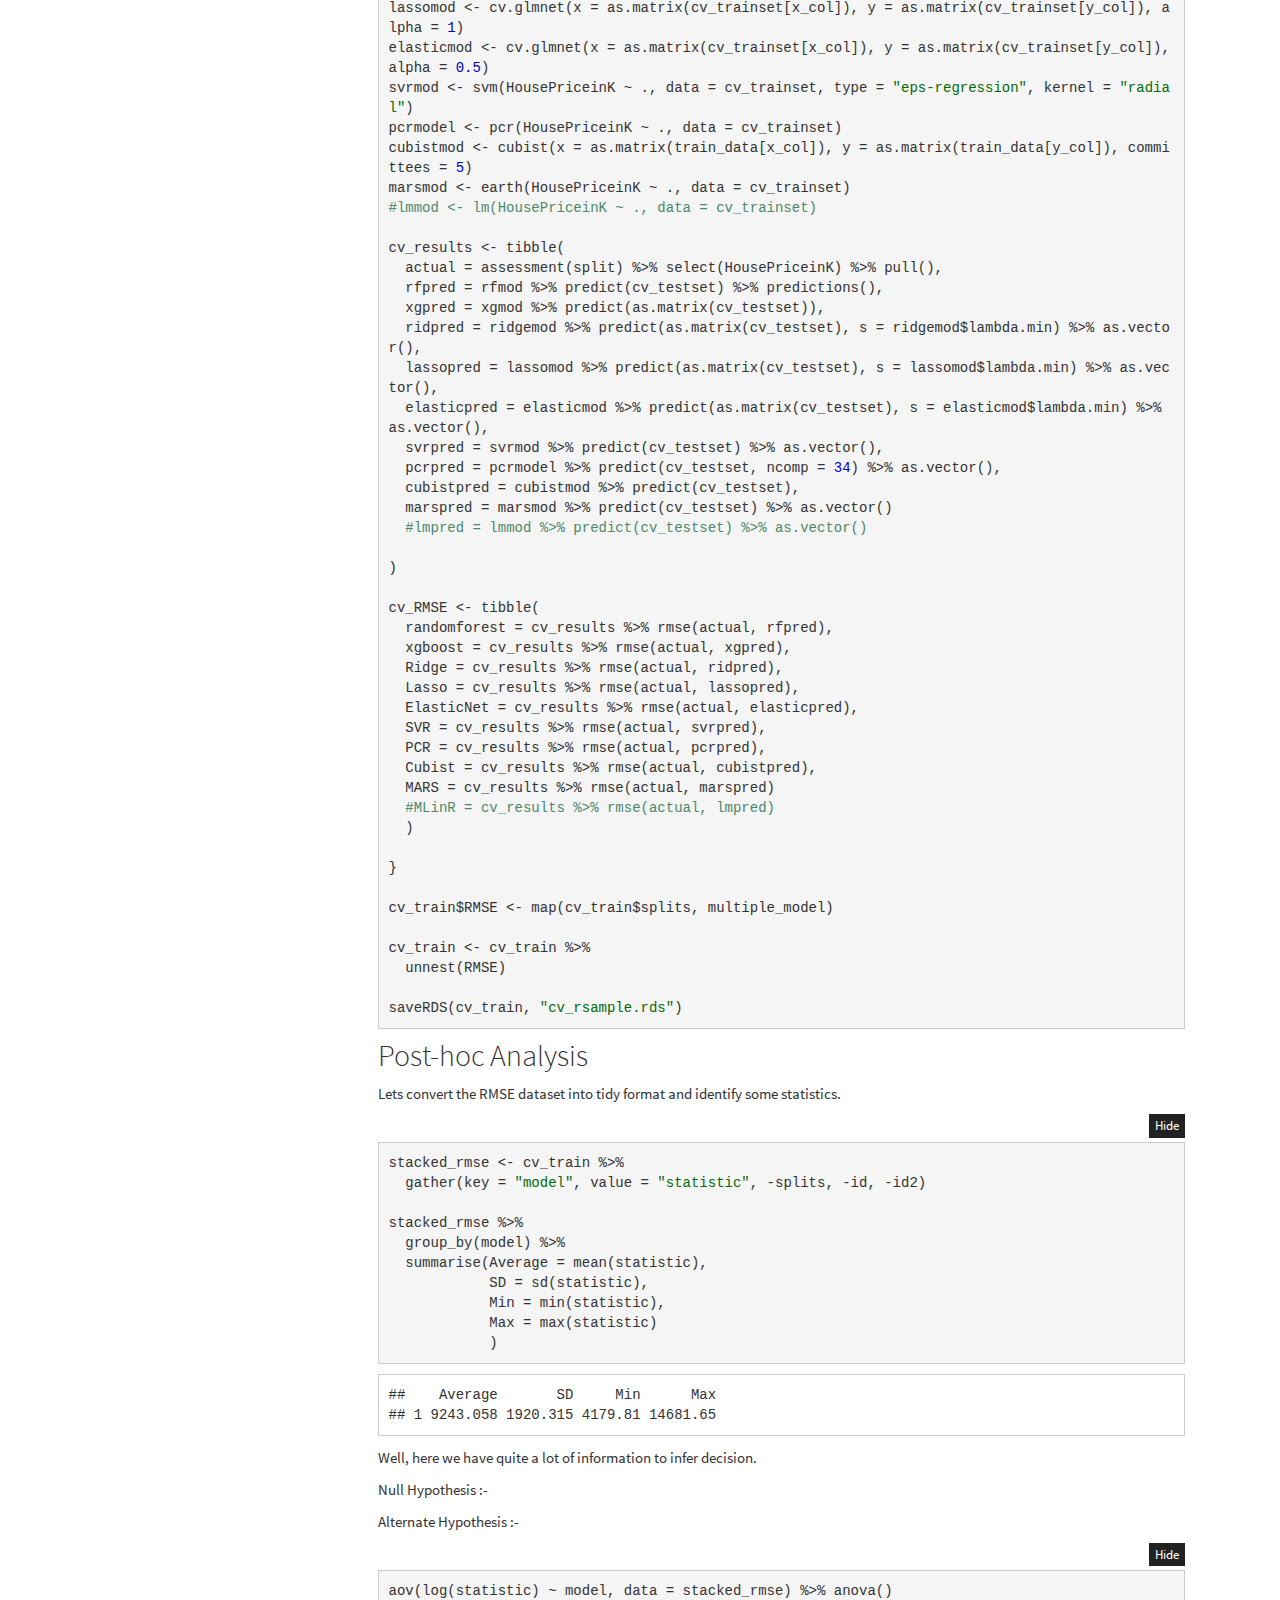
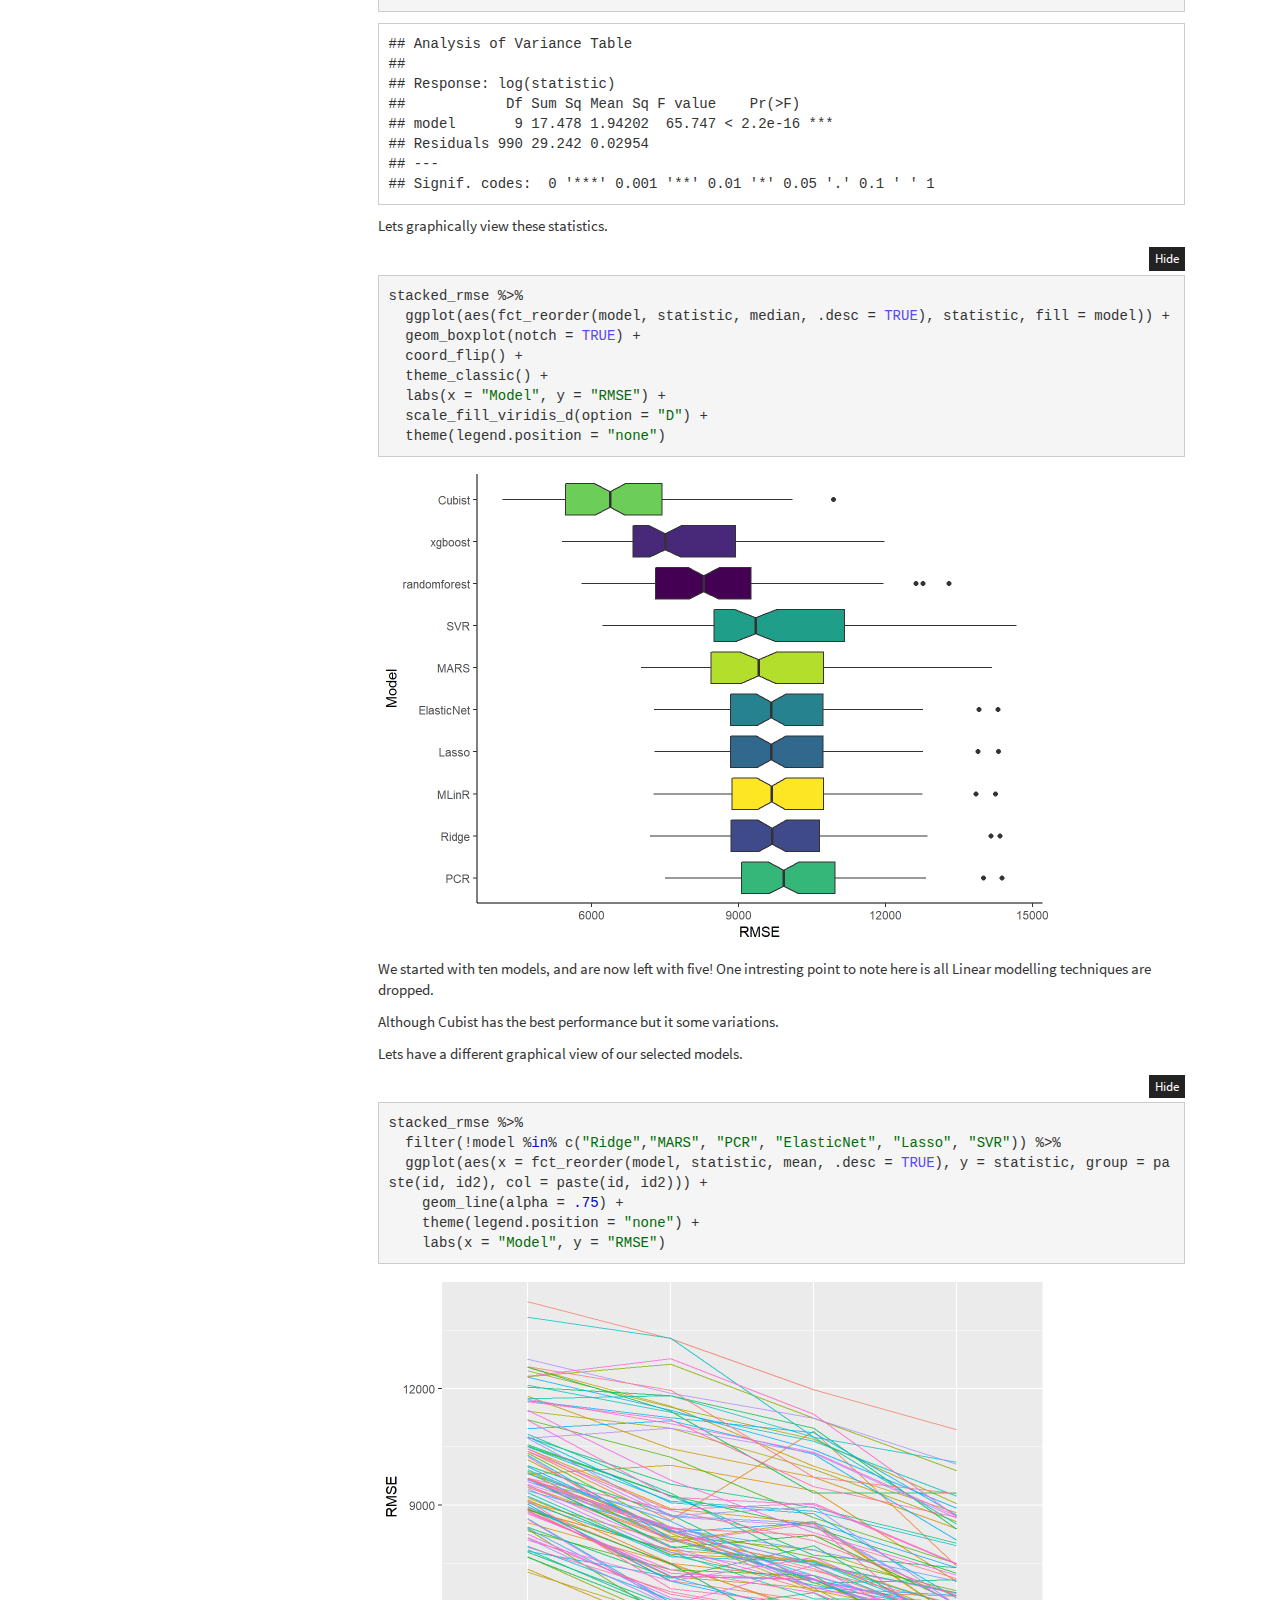
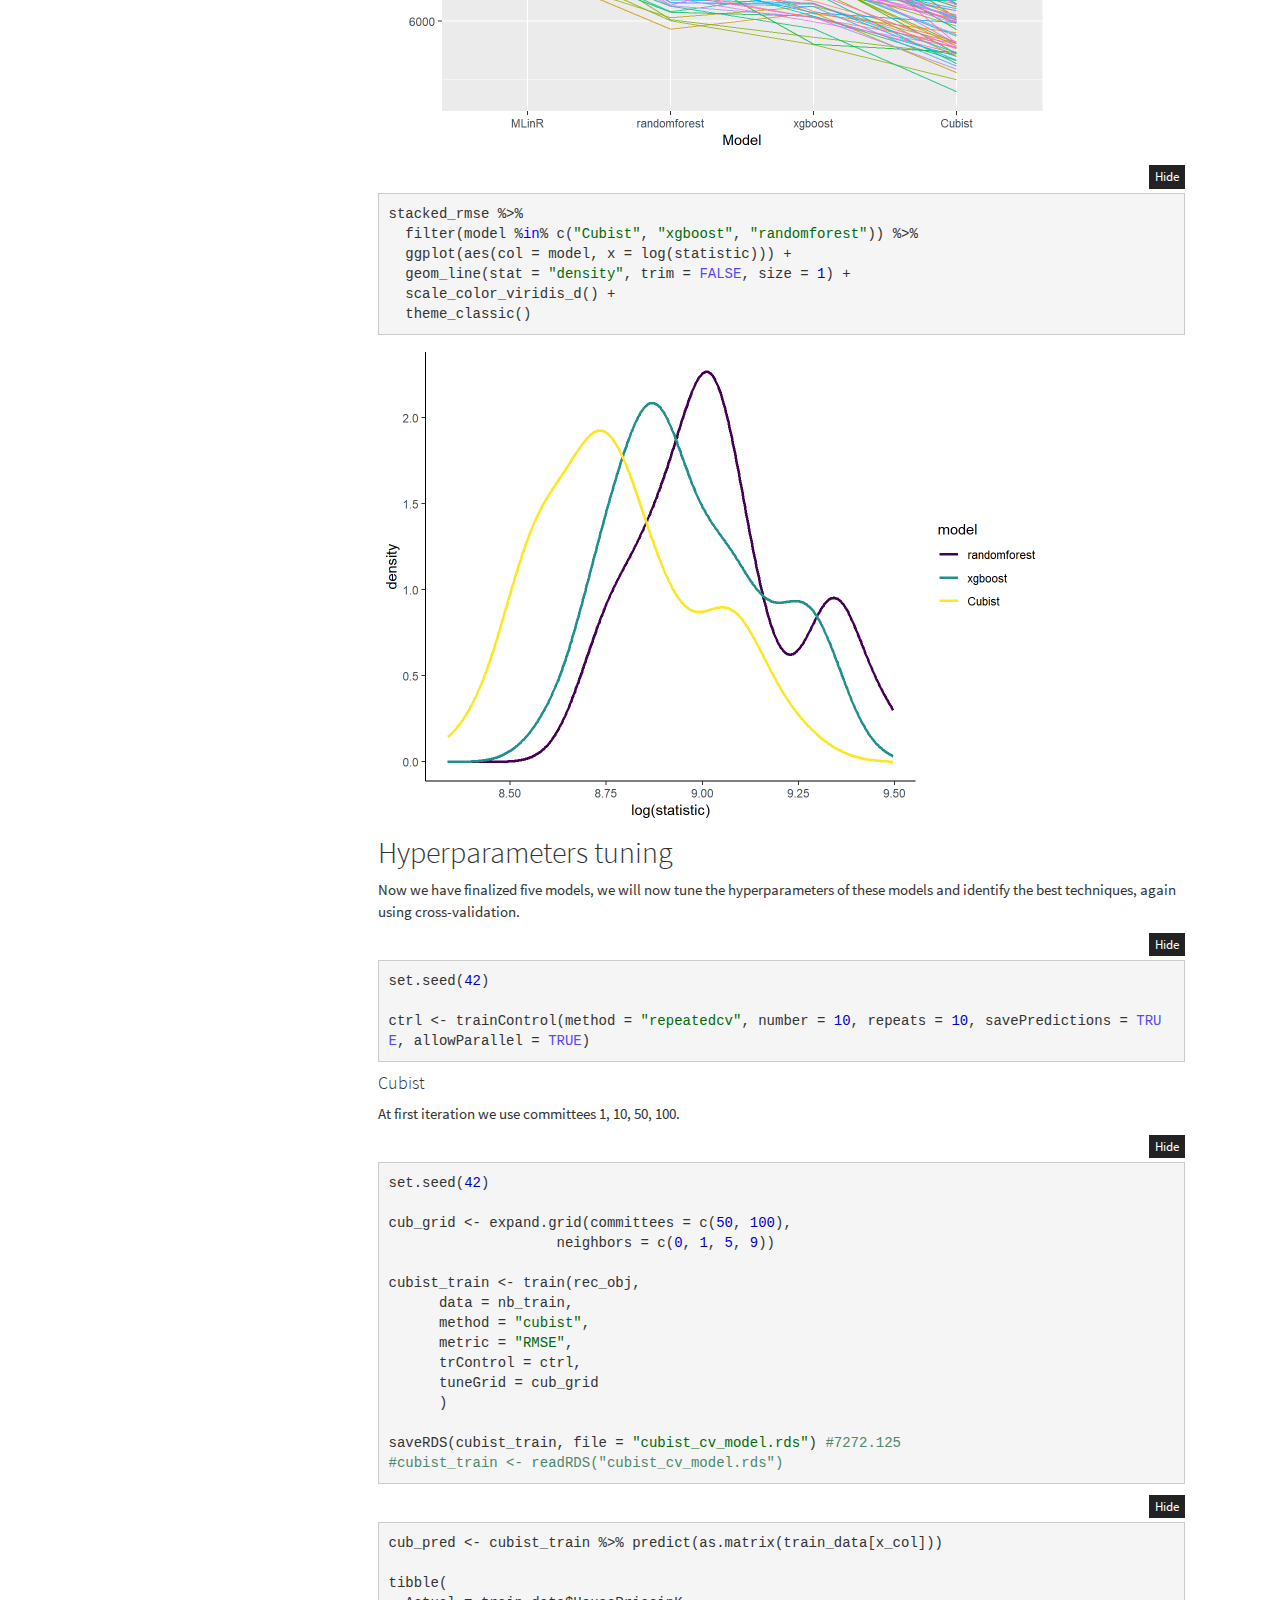
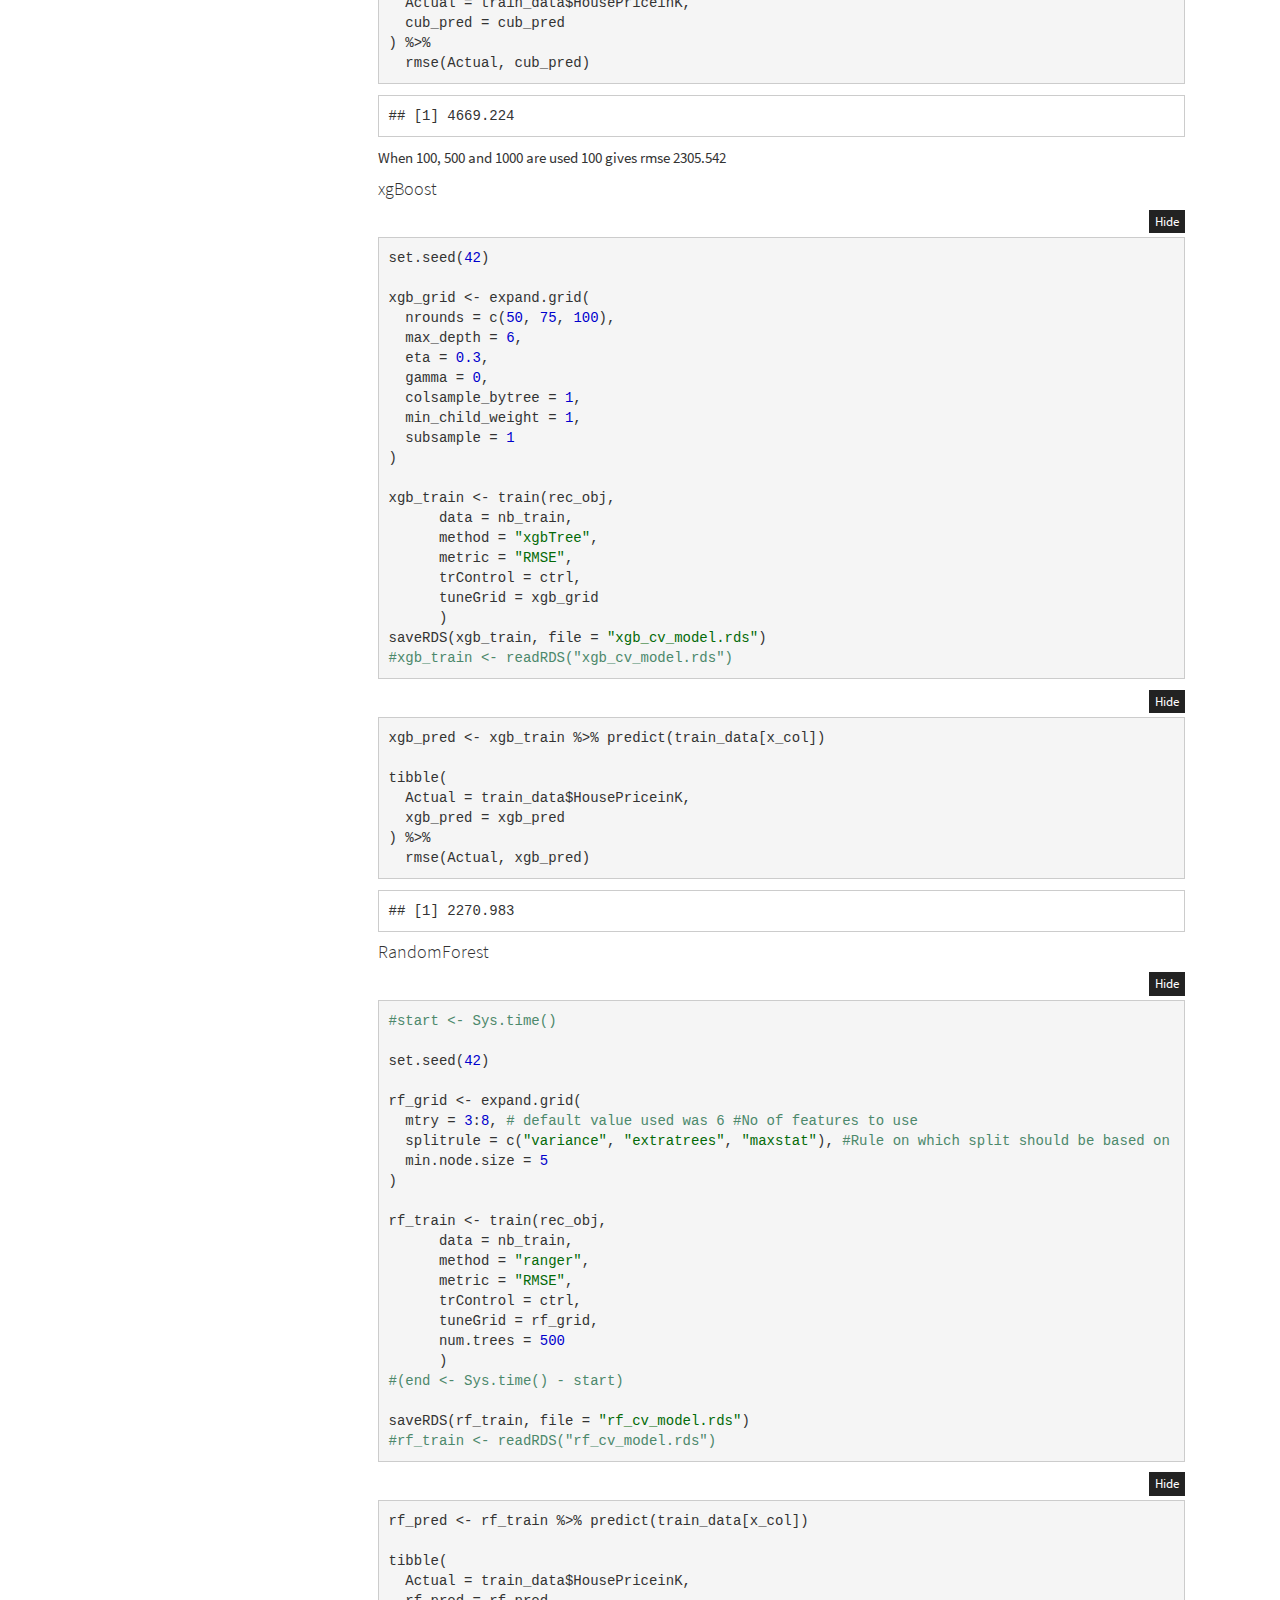
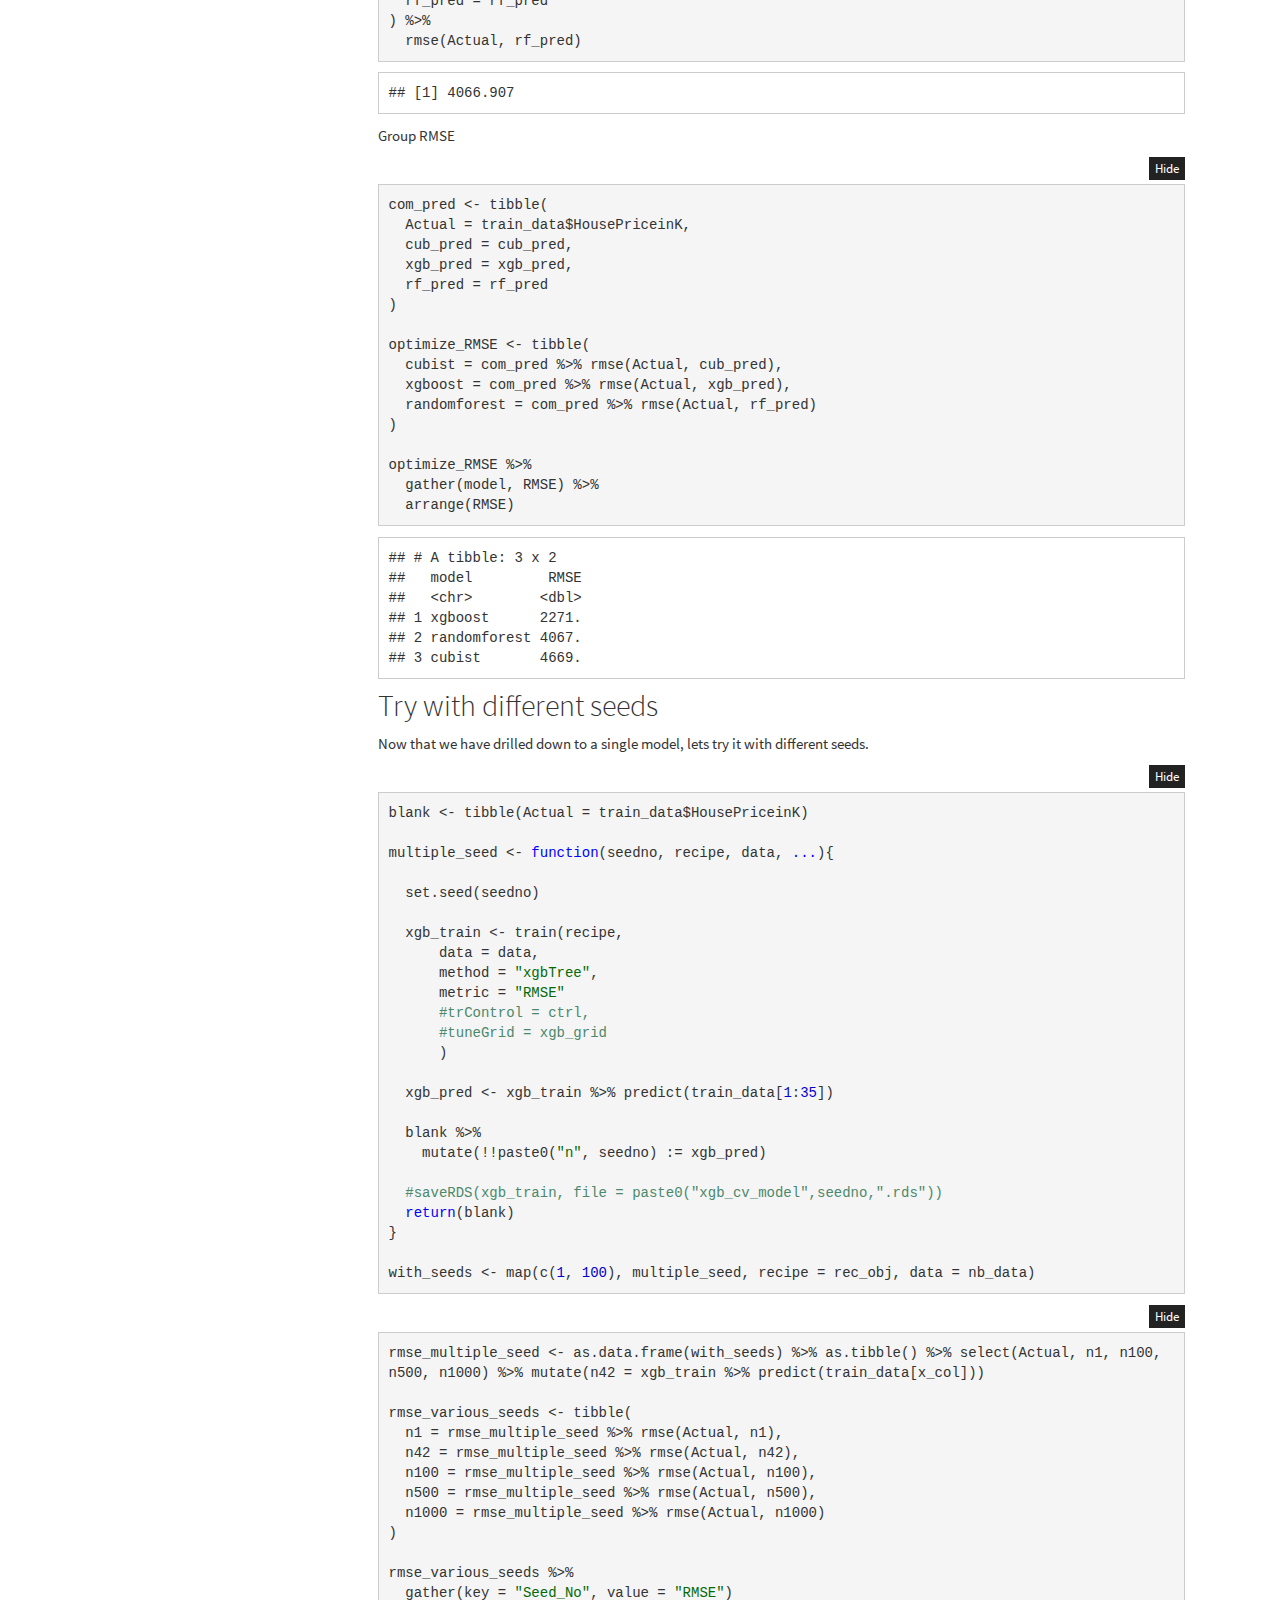
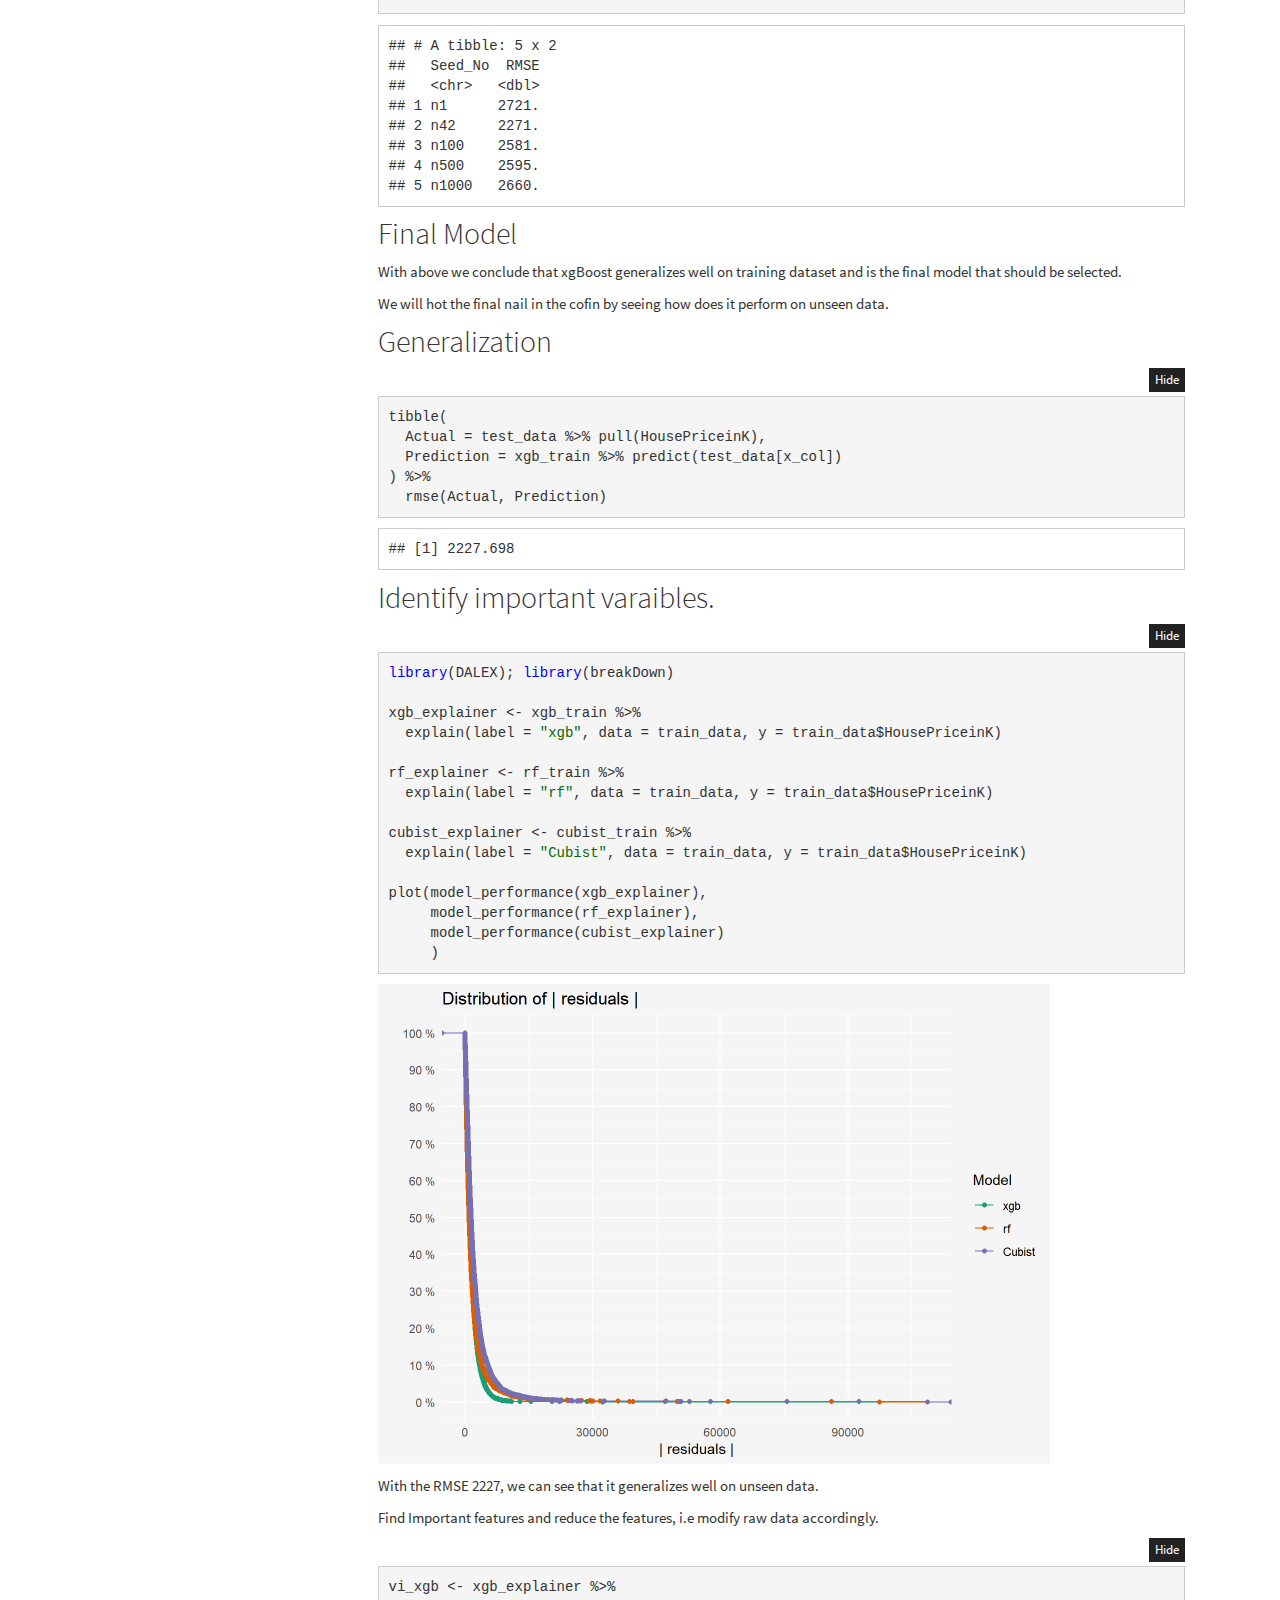
<file: docs/PartIVML.html>
<!DOCTYPE html>

<html xmlns="http://www.w3.org/1999/xhtml">

<head>

<meta charset="utf-8" />
<meta http-equiv="Content-Type" content="text/html; charset=utf-8" />
<meta name="generator" content="pandoc" />




<title>Model Design</title>

<script src="site_libs/jquery-1.11.3/jquery.min.js"></script>
<meta name="viewport" content="width=device-width, initial-scale=1" />
<link href="site_libs/bootstrap-3.3.5/css/cosmo.min.css" rel="stylesheet" />
<script src="site_libs/bootstrap-3.3.5/js/bootstrap.min.js"></script>
<script src="site_libs/bootstrap-3.3.5/shim/html5shiv.min.js"></script>
<script src="site_libs/bootstrap-3.3.5/shim/respond.min.js"></script>
<script src="site_libs/jqueryui-1.11.4/jquery-ui.min.js"></script>
<link href="site_libs/tocify-1.9.1/jquery.tocify.css" rel="stylesheet" />
<script src="site_libs/tocify-1.9.1/jquery.tocify.js"></script>
<script src="site_libs/navigation-1.1/tabsets.js"></script>
<script src="site_libs/navigation-1.1/codefolding.js"></script>
<link href="site_libs/highlightjs-9.12.0/textmate.css" rel="stylesheet" />
<script src="site_libs/highlightjs-9.12.0/highlight.js"></script>

<style type="text/css">code{white-space: pre;}</style>
<style type="text/css">
  pre:not([class]) {
    background-color: white;
  }
</style>
<script type="text/javascript">
if (window.hljs) {
  hljs.configure({languages: []});
  hljs.initHighlightingOnLoad();
  if (document.readyState && document.readyState === "complete") {
    window.setTimeout(function() { hljs.initHighlighting(); }, 0);
  }
}
</script>



<style type="text/css">
h1 {
  font-size: 34px;
}
h1.title {
  font-size: 38px;
}
h2 {
  font-size: 30px;
}
h3 {
  font-size: 24px;
}
h4 {
  font-size: 18px;
}
h5 {
  font-size: 16px;
}
h6 {
  font-size: 12px;
}
.table th:not([align]) {
  text-align: left;
}
</style>


</head>

<body>

<style type = "text/css">
.main-container {
  max-width: 940px;
  margin-left: auto;
  margin-right: auto;
}
code {
  color: inherit;
  background-color: rgba(0, 0, 0, 0.04);
}
img {
  max-width:100%;
  height: auto;
}
.tabbed-pane {
  padding-top: 12px;
}
.html-widget {
  margin-bottom: 20px;
}
button.code-folding-btn:focus {
  outline: none;
}
</style>


<style type="text/css">
/* padding for bootstrap navbar */
body {
  padding-top: 51px;
  padding-bottom: 40px;
}
/* offset scroll position for anchor links (for fixed navbar)  */
.section h1 {
  padding-top: 56px;
  margin-top: -56px;
}

.section h2 {
  padding-top: 56px;
  margin-top: -56px;
}
.section h3 {
  padding-top: 56px;
  margin-top: -56px;
}
.section h4 {
  padding-top: 56px;
  margin-top: -56px;
}
.section h5 {
  padding-top: 56px;
  margin-top: -56px;
}
.section h6 {
  padding-top: 56px;
  margin-top: -56px;
}
</style>

<script>
// manage active state of menu based on current page
$(document).ready(function () {
  // active menu anchor
  href = window.location.pathname
  href = href.substr(href.lastIndexOf('/') + 1)
  if (href === "")
    href = "index.html";
  var menuAnchor = $('a[href="' + href + '"]');

  // mark it active
  menuAnchor.parent().addClass('active');

  // if it's got a parent navbar menu mark it active as well
  menuAnchor.closest('li.dropdown').addClass('active');
});
</script>


<div class="container-fluid main-container">

<!-- tabsets -->
<script>
$(document).ready(function () {
  window.buildTabsets("TOC");
});
</script>

<!-- code folding -->
<style type="text/css">
.code-folding-btn { margin-bottom: 4px; }
</style>
<script>
$(document).ready(function () {
  window.initializeCodeFolding("show" === "show");
});
</script>




<script>
$(document).ready(function ()  {

    // move toc-ignore selectors from section div to header
    $('div.section.toc-ignore')
        .removeClass('toc-ignore')
        .children('h1,h2,h3,h4,h5').addClass('toc-ignore');

    // establish options
    var options = {
      selectors: "h1,h2,h3,h4",
      theme: "bootstrap3",
      context: '.toc-content',
      hashGenerator: function (text) {
        return text.replace(/[.\\/?&!#<>]/g, '').replace(/\s/g, '_').toLowerCase();
      },
      ignoreSelector: ".toc-ignore",
      scrollTo: 0
    };
    options.showAndHide = false;
    options.smoothScroll = true;

    // tocify
    var toc = $("#TOC").tocify(options).data("toc-tocify");
});
</script>

<style type="text/css">

#TOC {
  margin: 25px 0px 20px 0px;
}
@media (max-width: 768px) {
#TOC {
  position: relative;
  width: 100%;
}
}


.toc-content {
  padding-left: 30px;
  padding-right: 40px;
}

div.main-container {
  max-width: 1200px;
}

div.tocify {
  width: 20%;
  max-width: 260px;
  max-height: 85%;
}

@media (min-width: 768px) and (max-width: 991px) {
  div.tocify {
    width: 25%;
  }
}

@media (max-width: 767px) {
  div.tocify {
    width: 100%;
    max-width: none;
  }
}

.tocify ul, .tocify li {
  line-height: 20px;
}

.tocify-subheader .tocify-item {
  font-size: 0.90em;
  padding-left: 25px;
  text-indent: 0;
}

.tocify .list-group-item {
  border-radius: 0px;
}

.tocify-subheader {
  display: inline;
}
.tocify-subheader .tocify-item {
  font-size: 0.95em;
}

</style>

<!-- setup 3col/9col grid for toc_float and main content  -->
<div class="row-fluid">
<div class="col-xs-12 col-sm-4 col-md-3">
<div id="TOC" class="tocify">
</div>
</div>

<div class="toc-content col-xs-12 col-sm-8 col-md-9">




<div class="navbar navbar-default  navbar-fixed-top" role="navigation">
  <div class="container">
    <div class="navbar-header">
      <button type="button" class="navbar-toggle collapsed" data-toggle="collapse" data-target="#navbar">
        <span class="icon-bar"></span>
        <span class="icon-bar"></span>
        <span class="icon-bar"></span>
      </button>
      <a class="navbar-brand" href="index.html">Machine Learning - A tidy approach</a>
    </div>
    <div id="navbar" class="navbar-collapse collapse">
      <ul class="nav navbar-nav">
        <li>
  <a href="index.html">Home</a>
</li>
<li>
  <a href="nobroker-extract-data.html">Data Extract</a>
</li>
<li>
  <a href="Part_II.html">Data Cleaning</a>
</li>
<li>
  <a href="PartIVML.html">Model Design</a>
</li>
<li>
  <a href="stats.html">Linear Regression</a>
</li>
      </ul>
      <ul class="nav navbar-nav navbar-right">
        
      </ul>
    </div><!--/.nav-collapse -->
  </div><!--/.container -->
</div><!--/.navbar -->

<div class="fluid-row" id="header">

<div class="btn-group pull-right">
<button type="button" class="btn btn-default btn-xs dropdown-toggle" data-toggle="dropdown" aria-haspopup="true" aria-expanded="false"><span>Code</span> <span class="caret"></span></button>
<ul class="dropdown-menu" style="min-width: 50px;">
<li><a id="rmd-show-all-code" href="#">Show All Code</a></li>
<li><a id="rmd-hide-all-code" href="#">Hide All Code</a></li>
</ul>
</div>



<h1 class="title toc-ignore">Model Design</h1>

</div>


<p>In this phase we will be preparing various regression models for predicting house prices.</p>
<div id="which-model-to-select" class="section level2">
<h2>Which model to select?</h2>
<p>Borrowed from Aurélien Géron “Hands on ML” book, we will use the following steps to reach promising models.</p>
<ol style="list-style-type: decimal">
<li>Train many quick and dirty models from different categories using standard parameters.<br />
</li>
<li>Measure and compare their performance.<br />
</li>
<li>Analyze the most significant variables for each algorithm.</li>
<li>Have a quick round of feature selection and engineering.</li>
<li>Short-list the top three to five most promising models, preferring models that make different types of errors.</li>
</ol>
<pre class="r"><code>library(plyr);library(tidyverse); library(caret); library(tidymodels); library(ranger)

library(ranger); library(xgboost); library(glmnet); library(e1071); library(pls); library(Cubist); library(earth); library(Cubist); library(DALEX); library(breakDown)

nb_data &lt;- readRDS(&quot;nb_data.rds&quot;)</code></pre>
</div>
<div id="split-data" class="section level2">
<h2>Split Data</h2>
<p>Lets split our data in test and training set. We will use the rsample package for split</p>
<p>Note:- nb_data is already loaded in our workspace. It can be downloaded from here.</p>
<pre class="r"><code>set.seed(42)

train_test_split &lt;- initial_split(nb_data)

nb_train &lt;- training(train_test_split)
nb_test &lt;- testing(train_test_split)</code></pre>
</div>
<div id="pre-process" class="section level2">
<h2>Pre Process</h2>
<p>Lets impute missing values. We alrady have the missing value stats with us (from module 1), lets recollect it.</p>
<table>
<thead>
<tr class="header">
<th>Features</th>
<th>Missing values</th>
</tr>
</thead>
<tbody>
<tr class="odd">
<td>FloorType</td>
<td>209</td>
</tr>
<tr class="even">
<td>Facing</td>
<td>1153</td>
</tr>
<tr class="odd">
<td>PowerBackup</td>
<td>4229</td>
</tr>
<tr class="even">
<td>WaterSupply</td>
<td>116</td>
</tr>
</tbody>
</table>
<p>Since we will run multiple models, first lets create a structure for our model i.e. set preprocessing steps to our model.</p>
<pre class="r"><code>rec_obj &lt;- recipe(HousePriceinK ~ ., data = nb_train) %&gt;% #1
  step_knnimpute(all_predictors()) %&gt;%  #2
  #step_other(NoofBathrooms, NoofBalconies, threshold = 0.05) %&gt;%
  step_dummy(all_predictors(), -all_numeric()) #%&gt;% #3
  #step_log(all_outcomes()) %&gt;% 
  #prep(training = nb_train) #4

#step_bs(Lat, Long)

prepare_rec &lt;- rec_obj %&gt;% prep(training = nb_train)

train_data &lt;- prepare_rec %&gt;% #5
  bake(nb_train) %&gt;% 
  select(-HousePriceinK, everything())

test_data &lt;- prepare_rec %&gt;% #5
  bake(nb_train) %&gt;% 
  select(-HousePriceinK, everything())

x_col &lt;- 1:35
y_col &lt;- 36</code></pre>
<p>Let’s understand what are we doing in above code!</p>
<p>1 - Creating a structure for our model, the data argument is just to identify variables. 2 - Impute missing value through KNN algorithim, the default K is 5. 3 - Convert nominal data into numeric hot encoding. 4 - Run preprocess step on our data 5 - Apply our preprossing steps on training and test set.</p>
<p>We can apply various preprocessing steps such as stp_center, step_scale, etc from the <a href="https://tidymodels.github.io/recipes/index.html">recipes</a> package.</p>
</div>
<div id="train-model" class="section level2">
<h2>Train Model</h2>
<p>We will train the following ten models; the applied predictive modeling book suggest to start from complex and move towards simpler modelling techniques.</p>
<ol style="list-style-type: decimal">
<li>RandomForest</li>
<li>xgBoost</li>
<li>Ridge Regression</li>
<li>Lasso Regression</li>
<li>ElasticNet Regression</li>
<li>Support vector regression</li>
<li>Principal Component Regression (PCR)</li>
<li>Cubist</li>
<li>Multivariate Adaptive Regression Splines (MARS)</li>
<li>Other</li>
</ol>
<p>Click here to move to resutls</p>
<div id="random-forest" class="section level4">
<h4>Random Forest</h4>
<p>Random Forests work by training many Decision Trees on random subsets of the features, then averaging out their predictions.</p>
<pre class="r"><code>library(ranger)

rf_model &lt;- ranger(HousePriceinK ~ ., data = train_data, num.trees = 500)

rf_prediction &lt;- rf_model %&gt;% 
  predict(train_data[x_col]) %&gt;% 
  predictions() </code></pre>
</div>
<div id="xgboost" class="section level4">
<h4>xgBoost</h4>
<p>Gradient Boosting works by sequentially adding predictors to an ensemble, each one correcting its predecessor.</p>
<pre class="r"><code>library(xgboost)

xgb_model &lt;- xgboost(data = as.matrix(train_data[x_col]), label = as.matrix(train_data[y_col]), nrounds = 500, verbose = 0)
xg_prediction &lt;- xgb_model %&gt;% 
  predict(as.matrix(train_data[x_col]))</code></pre>
</div>
<div id="ridge-regression" class="section level4">
<h4>Ridge Regression</h4>
<pre class="r"><code>library(glmnet)

ridge_model &lt;- cv.glmnet(x = as.matrix(train_data[x_col]), y = as.matrix(train_data[y_col]), alpha = 0)

ridge_predict&lt;- ridge_model %&gt;% 
  predict(as.matrix(train_data[x_col]), s = ridge_model$lambda.min) #s is panelty value</code></pre>
</div>
<div id="lasso-regression" class="section level4">
<h4>Lasso Regression</h4>
<pre class="r"><code>library(glmnet)

lasso_model &lt;- cv.glmnet(x = as.matrix(train_data[x_col]), y = as.matrix(train_data[y_col]), alpha = 1)

lasso_predict&lt;- lasso_model %&gt;% 
  predict(as.matrix(train_data[x_col]), s = lasso_model$lambda.min)</code></pre>
</div>
<div id="elasticnet-regression" class="section level4">
<h4>ElasticNet Regression</h4>
<pre class="r"><code>elastic_model &lt;- cv.glmnet(x = as.matrix(train_data[x_col]), y = as.matrix(train_data[y_col]), alpha = 0.5)

elastic_predict&lt;- elastic_model %&gt;% 
  predict(as.matrix(train_data[x_col]), s = elastic_model$lambda.min)</code></pre>
</div>
<div id="support-vector-regression" class="section level4">
<h4>Support Vector Regression</h4>
<pre class="r"><code>library(e1071)

svr_model &lt;- svm(HousePriceinK ~ ., data = train_data, type = &quot;eps-regression&quot;, kernel = &quot;radial&quot;)

svr_predict &lt;- svr_model %&gt;% 
  predict(train_data[x_col])</code></pre>
</div>
<div id="principal-component-regression-pcr" class="section level4">
<h4>Principal component regression (PCR)</h4>
<p>The principal components regression (PCR) constructs principal components (new and fewer variables); then use these components in a linear regression.</p>
<pre class="r"><code>library(pls)

pcr_model &lt;- pcr(HousePriceinK ~ ., data = train_data, scale = TRUE)

pcr_predict &lt;- pcr_model %&gt;% 
  predict(train_data[x_col], ncomp = 34)

#Using summary(pcr_model), we identify that with 34 ncomp 95% of X is retained.</code></pre>
</div>
<div id="cubist" class="section level4">
<h4>Cubist</h4>
<p>Like xgBoost, Cubist is a boosting techinque plus it also performs neighbour based instance techinque to get result.</p>
<pre class="r"><code>library(Cubist)

cubist_model &lt;- cubist(x = as.matrix(train_data[x_col]), y = as.matrix(train_data[y_col]), committees = 5)

cubist_predict &lt;- cubist_model %&gt;% 
  predict(as.matrix(train_data[x_col]))</code></pre>
</div>
<div id="multivariate-adaptive-regression-splines" class="section level4">
<h4>Multivariate Adaptive Regression Splines</h4>
<pre class="r"><code>library(earth)

mars_model &lt;- earth(HousePriceinK ~ ., data = train_data)

mars_predict &lt;- mars_model %&gt;% 
  predict(train_data[x_col])</code></pre>
</div>
<div id="other" class="section level4">
<h4>Other</h4>
<pre class="r"><code># lm_model &lt;- lm(HousePriceinK ~ ., data = train_data)
# 
# lm_predict &lt;- lm_model %&gt;% 
#   predict(train_data[x_col])</code></pre>
</div>
</div>
<div id="compare-performance" class="section level2">
<h2>Compare Performance</h2>
<p>For a regression problem, the Root Mean Square Error - RMSE is a best indicator of performance</p>
<pre class="r"><code># Since house price was transformed to log values, we convert it back using exp()
results &lt;- tibble(
  Actual = train_data$HousePriceinK,
  RF = rf_prediction,
  xg = xg_prediction,
  ridge = ridge_predict %&gt;% as.vector(),
  lasso = lasso_predict %&gt;% as.vector(),
  elasticnet = elastic_predict %&gt;% as.vector(),
  svr = svr_predict %&gt;% as.vector(),
  PCR = pcr_predict %&gt;% as.vector(),
  cubist = cubist_predict,
  MARS = mars_predict %&gt;% as.vector()
  #MLR = lm_predict %&gt;% as.vector()
)


RMSE &lt;- tibble(
  RMSE_RF = results %&gt;% rmse(Actual, RF),
  RMSE_XGB = results %&gt;% rmse(Actual, xg),
  RMSE_Ridge = results %&gt;% rmse(Actual, ridge),
  RMSE_Lasso = results %&gt;% rmse(Actual, lasso),
  RMSE_Elastic = results %&gt;% rmse(Actual, elasticnet),
  RMSE_SVR = results %&gt;% rmse(Actual, svr),
  RMSE_PCR = results %&gt;% rmse(Actual, PCR),
  RMSE_Cubist = results %&gt;% rmse(Actual, cubist),
  RMSE_MARS = results %&gt;% rmse(Actual, MARS)
  #RMSE_MLR = results %&gt;% rmse(Actual, MLR),
  
) %&gt;% 
  gather(key = &quot;Model&quot;, value = &quot;RMSE&quot;) %&gt;% 
  arrange(RMSE)

RMSE</code></pre>
<pre><code>## # A tibble: 9 x 2
##   Model         RMSE
##   &lt;chr&gt;        &lt;dbl&gt;
## 1 RMSE_XGB      219.
## 2 RMSE_RF      4506.
## 3 RMSE_Cubist  6805.
## 4 RMSE_SVR     8305.
## 5 RMSE_MARS    9203.
## 6 RMSE_PCR     9889.
## 7 RMSE_Lasso   9895.
## 8 RMSE_Elastic 9897.
## 9 RMSE_Ridge   9937.</code></pre>
<pre class="r"><code>rm(results, mars_model, mars_predict, cubist_predict, cubist_model, pcr_model, pcr_predict, svr_model, svr_predict, elastic_model, elastic_predict, lasso_model, lasso_predict, ridge_model, ridge_predict, xgb_model, xg_prediction, rf_model, rf_prediction, train_test_split)</code></pre>
<p>With default values of the model, we can see that xgBoost turns out to provide the best performance. But these values do not provide a measurement of spread.</p>
<p>Next we will use cross validation technique to evaluate overfitting of models and imporve model performance. Further to that we will check if tuning model hyperparameters could help to increase performance.</p>
</div>
<div id="cross-validation" class="section level2">
<h2>Cross Validation</h2>
<p>Lets create cross validation samples of our data. We will create 10 cross validation set.</p>
<pre class="r"><code>set.seed(42)

#Create 10 splits of data, repeat it for 5 times i.e create 50 samples.
cv_train &lt;- nb_train %&gt;% vfold_cv(v = 10, repeats = 10)

first_sample &lt;- cv_train$splits[[1]]

dim(first_sample)</code></pre>
<pre><code>##   analysis assessment          n          p 
##       4482        499       4981         18</code></pre>
<p>As we see for a single sample we have total 4986 observation, this will create approx 4487 (90%) observation to perform training and approx 499 (10%) observation for testing purpose.</p>
<p>Recipe should be applied on assessment set, so that blanks are imputed accordingly.</p>
<pre class="r"><code>multiple_model &lt;- function(split, ...){

cv_trainset &lt;- prepare_rec %&gt;% bake(analysis(split)) %&gt;% select(-HousePriceinK, everything())
cv_testset &lt;- prepare_rec %&gt;% bake(assessment(split)) %&gt;% select(-HousePriceinK)

rfmod &lt;- ranger(HousePriceinK ~ ., data = cv_trainset, num.trees = 500)
xgmod &lt;- xgboost(data = as.matrix(cv_trainset[x_col]), label = as.matrix(cv_trainset[y_col]), nrounds = 500, verbose = 0)
ridgemod &lt;- cv.glmnet(x = as.matrix(cv_trainset[x_col]), y = as.matrix(cv_trainset[y_col]), alpha = 0)
lassomod &lt;- cv.glmnet(x = as.matrix(cv_trainset[x_col]), y = as.matrix(cv_trainset[y_col]), alpha = 1)
elasticmod &lt;- cv.glmnet(x = as.matrix(cv_trainset[x_col]), y = as.matrix(cv_trainset[y_col]), alpha = 0.5)
svrmod &lt;- svm(HousePriceinK ~ ., data = cv_trainset, type = &quot;eps-regression&quot;, kernel = &quot;radial&quot;)
pcrmodel &lt;- pcr(HousePriceinK ~ ., data = cv_trainset)
cubistmod &lt;- cubist(x = as.matrix(train_data[x_col]), y = as.matrix(train_data[y_col]), committees = 5)
marsmod &lt;- earth(HousePriceinK ~ ., data = cv_trainset)
#lmmod &lt;- lm(HousePriceinK ~ ., data = cv_trainset)

cv_results &lt;- tibble(
  actual = assessment(split) %&gt;% select(HousePriceinK) %&gt;% pull(),
  rfpred = rfmod %&gt;% predict(cv_testset) %&gt;% predictions(),
  xgpred = xgmod %&gt;% predict(as.matrix(cv_testset)),
  ridpred = ridgemod %&gt;% predict(as.matrix(cv_testset), s = ridgemod$lambda.min) %&gt;% as.vector(),
  lassopred = lassomod %&gt;% predict(as.matrix(cv_testset), s = lassomod$lambda.min) %&gt;% as.vector(),
  elasticpred = elasticmod %&gt;% predict(as.matrix(cv_testset), s = elasticmod$lambda.min) %&gt;% as.vector(),
  svrpred = svrmod %&gt;% predict(cv_testset) %&gt;% as.vector(),
  pcrpred = pcrmodel %&gt;% predict(cv_testset, ncomp = 34) %&gt;% as.vector(),
  cubistpred = cubistmod %&gt;% predict(cv_testset),
  marspred = marsmod %&gt;% predict(cv_testset) %&gt;% as.vector()
  #lmpred = lmmod %&gt;% predict(cv_testset) %&gt;% as.vector()

)

cv_RMSE &lt;- tibble(
  randomforest = cv_results %&gt;% rmse(actual, rfpred),
  xgboost = cv_results %&gt;% rmse(actual, xgpred),
  Ridge = cv_results %&gt;% rmse(actual, ridpred),
  Lasso = cv_results %&gt;% rmse(actual, lassopred),
  ElasticNet = cv_results %&gt;% rmse(actual, elasticpred),
  SVR = cv_results %&gt;% rmse(actual, svrpred),
  PCR = cv_results %&gt;% rmse(actual, pcrpred),
  Cubist = cv_results %&gt;% rmse(actual, cubistpred),
  MARS = cv_results %&gt;% rmse(actual, marspred)
  #MLinR = cv_results %&gt;% rmse(actual, lmpred)
  )

}

cv_train$RMSE &lt;- map(cv_train$splits, multiple_model)

cv_train &lt;- cv_train %&gt;%
  unnest(RMSE)

saveRDS(cv_train, &quot;cv_rsample.rds&quot;)</code></pre>
</div>
<div id="post-hoc-analysis" class="section level2">
<h2>Post-hoc Analysis</h2>
<p>Lets convert the RMSE dataset into tidy format and identify some statistics.</p>
<pre class="r"><code>stacked_rmse &lt;- cv_train %&gt;% 
  gather(key = &quot;model&quot;, value = &quot;statistic&quot;, -splits, -id, -id2) 

stacked_rmse %&gt;% 
  group_by(model) %&gt;% 
  summarise(Average = mean(statistic), 
            SD = sd(statistic), 
            Min = min(statistic), 
            Max = max(statistic)
            )</code></pre>
<pre><code>##    Average       SD     Min      Max
## 1 9243.058 1920.315 4179.81 14681.65</code></pre>
<p>Well, here we have quite a lot of information to infer decision.</p>
<p>Null Hypothesis :-</p>
<p>Alternate Hypothesis :-</p>
<pre class="r"><code>aov(log(statistic) ~ model, data = stacked_rmse) %&gt;% anova()</code></pre>
<pre><code>## Analysis of Variance Table
## 
## Response: log(statistic)
##            Df Sum Sq Mean Sq F value    Pr(&gt;F)    
## model       9 17.478 1.94202  65.747 &lt; 2.2e-16 ***
## Residuals 990 29.242 0.02954                      
## ---
## Signif. codes:  0 &#39;***&#39; 0.001 &#39;**&#39; 0.01 &#39;*&#39; 0.05 &#39;.&#39; 0.1 &#39; &#39; 1</code></pre>
<p>Lets graphically view these statistics.</p>
<pre class="r"><code>stacked_rmse %&gt;% 
  ggplot(aes(fct_reorder(model, statistic, median, .desc = TRUE), statistic, fill = model)) + 
  geom_boxplot(notch = TRUE) + 
  coord_flip() + 
  theme_classic() + 
  labs(x = &quot;Model&quot;, y = &quot;RMSE&quot;) +
  scale_fill_viridis_d(option = &quot;D&quot;) +
  theme(legend.position = &quot;none&quot;)</code></pre>
<p><img src="PartIVML_files/figure-html/graph_one-1.png" width="672" /></p>
<p>We started with ten models, and are now left with five! One intresting point to note here is all Linear modelling techniques are dropped.</p>
<p>Although Cubist has the best performance but it some variations.</p>
<p>Lets have a different graphical view of our selected models.</p>
<pre class="r"><code>stacked_rmse %&gt;% 
  filter(!model %in% c(&quot;Ridge&quot;,&quot;MARS&quot;, &quot;PCR&quot;, &quot;ElasticNet&quot;, &quot;Lasso&quot;, &quot;SVR&quot;)) %&gt;%
  ggplot(aes(x = fct_reorder(model, statistic, mean, .desc = TRUE), y = statistic, group = paste(id, id2), col = paste(id, id2))) + 
    geom_line(alpha = .75) + 
    theme(legend.position = &quot;none&quot;) +
    labs(x = &quot;Model&quot;, y = &quot;RMSE&quot;)</code></pre>
<p><img src="PartIVML_files/figure-html/graph_two-1.png" width="672" /></p>
<pre class="r"><code>stacked_rmse %&gt;%  
  filter(model %in% c(&quot;Cubist&quot;, &quot;xgboost&quot;, &quot;randomforest&quot;)) %&gt;% 
  ggplot(aes(col = model, x = log(statistic))) + 
  geom_line(stat = &quot;density&quot;, trim = FALSE, size = 1) +
  scale_color_viridis_d() +
  theme_classic()</code></pre>
<p><img src="PartIVML_files/figure-html/graph_three-1.png" width="672" /></p>
</div>
<div id="hyperparameters-tuning" class="section level2">
<h2>Hyperparameters tuning</h2>
<p>Now we have finalized five models, we will now tune the hyperparameters of these models and identify the best techniques, again using cross-validation.</p>
<pre class="r"><code>set.seed(42)

ctrl &lt;- trainControl(method = &quot;repeatedcv&quot;, number = 10, repeats = 10, savePredictions = TRUE, allowParallel = TRUE)</code></pre>
<div id="cubist-1" class="section level4">
<h4>Cubist</h4>
<p>At first iteration we use committees 1, 10, 50, 100.</p>
<pre class="r"><code>set.seed(42)

cub_grid &lt;- expand.grid(committees = c(50, 100),
                    neighbors = c(0, 1, 5, 9))

cubist_train &lt;- train(rec_obj, 
      data = nb_train,
      method = &quot;cubist&quot;,
      metric = &quot;RMSE&quot;, 
      trControl = ctrl,
      tuneGrid = cub_grid
      )

saveRDS(cubist_train, file = &quot;cubist_cv_model.rds&quot;) #7272.125
#cubist_train &lt;- readRDS(&quot;cubist_cv_model.rds&quot;)</code></pre>
<pre class="r"><code>cub_pred &lt;- cubist_train %&gt;% predict(as.matrix(train_data[x_col]))

tibble(
  Actual = train_data$HousePriceinK,
  cub_pred = cub_pred
) %&gt;% 
  rmse(Actual, cub_pred)</code></pre>
<pre><code>## [1] 4669.224</code></pre>
<p>When 100, 500 and 1000 are used 100 gives rmse 2305.542</p>
</div>
<div id="xgboost-1" class="section level4">
<h4>xgBoost</h4>
<pre class="r"><code>set.seed(42)

xgb_grid &lt;- expand.grid(
  nrounds = c(50, 75, 100),
  max_depth = 6,
  eta = 0.3,
  gamma = 0,
  colsample_bytree = 1,
  min_child_weight = 1,
  subsample = 1
)

xgb_train &lt;- train(rec_obj, 
      data = nb_train,
      method = &quot;xgbTree&quot;,
      metric = &quot;RMSE&quot;, 
      trControl = ctrl,
      tuneGrid = xgb_grid
      )
saveRDS(xgb_train, file = &quot;xgb_cv_model.rds&quot;)
#xgb_train &lt;- readRDS(&quot;xgb_cv_model.rds&quot;)</code></pre>
<pre class="r"><code>xgb_pred &lt;- xgb_train %&gt;% predict(train_data[x_col])

tibble(
  Actual = train_data$HousePriceinK,
  xgb_pred = xgb_pred
) %&gt;% 
  rmse(Actual, xgb_pred)</code></pre>
<pre><code>## [1] 2270.983</code></pre>
</div>
<div id="randomforest" class="section level4">
<h4>RandomForest</h4>
<pre class="r"><code>#start &lt;- Sys.time()

set.seed(42)

rf_grid &lt;- expand.grid(
  mtry = 3:8, # default value used was 6 #No of features to use
  splitrule = c(&quot;variance&quot;, &quot;extratrees&quot;, &quot;maxstat&quot;), #Rule on which split should be based on
  min.node.size = 5
)

rf_train &lt;- train(rec_obj, 
      data = nb_train,
      method = &quot;ranger&quot;,
      metric = &quot;RMSE&quot;, 
      trControl = ctrl,
      tuneGrid = rf_grid,
      num.trees = 500
      )
#(end &lt;- Sys.time() - start)

saveRDS(rf_train, file = &quot;rf_cv_model.rds&quot;)
#rf_train &lt;- readRDS(&quot;rf_cv_model.rds&quot;)</code></pre>
<pre class="r"><code>rf_pred &lt;- rf_train %&gt;% predict(train_data[x_col])

tibble(
  Actual = train_data$HousePriceinK,
  rf_pred = rf_pred
) %&gt;% 
  rmse(Actual, rf_pred)</code></pre>
<pre><code>## [1] 4066.907</code></pre>
<p>Group RMSE</p>
<pre class="r"><code>com_pred &lt;- tibble(
  Actual = train_data$HousePriceinK,
  cub_pred = cub_pred,
  xgb_pred = xgb_pred,
  rf_pred = rf_pred
)

optimize_RMSE &lt;- tibble(
  cubist = com_pred %&gt;% rmse(Actual, cub_pred),
  xgboost = com_pred %&gt;% rmse(Actual, xgb_pred),
  randomforest = com_pred %&gt;% rmse(Actual, rf_pred)
)

optimize_RMSE %&gt;% 
  gather(model, RMSE) %&gt;% 
  arrange(RMSE)</code></pre>
<pre><code>## # A tibble: 3 x 2
##   model         RMSE
##   &lt;chr&gt;        &lt;dbl&gt;
## 1 xgboost      2271.
## 2 randomforest 4067.
## 3 cubist       4669.</code></pre>
</div>
</div>
<div id="try-with-different-seeds" class="section level2">
<h2>Try with different seeds</h2>
<p>Now that we have drilled down to a single model, lets try it with different seeds.</p>
<pre class="r"><code>blank &lt;- tibble(Actual = train_data$HousePriceinK)

multiple_seed &lt;- function(seedno, recipe, data, ...){

  set.seed(seedno)

  xgb_train &lt;- train(recipe, 
      data = data,
      method = &quot;xgbTree&quot;,
      metric = &quot;RMSE&quot;
      #trControl = ctrl,
      #tuneGrid = xgb_grid
      )
  
  xgb_pred &lt;- xgb_train %&gt;% predict(train_data[1:35])
  
  blank %&gt;% 
    mutate(!!paste0(&quot;n&quot;, seedno) := xgb_pred)
  
  #saveRDS(xgb_train, file = paste0(&quot;xgb_cv_model&quot;,seedno,&quot;.rds&quot;))
  return(blank)
}

with_seeds &lt;- map(c(1, 100), multiple_seed, recipe = rec_obj, data = nb_data)</code></pre>
<pre class="r"><code>rmse_multiple_seed &lt;- as.data.frame(with_seeds) %&gt;% as.tibble() %&gt;% select(Actual, n1, n100, n500, n1000) %&gt;% mutate(n42 = xgb_train %&gt;% predict(train_data[x_col]))

rmse_various_seeds &lt;- tibble(
  n1 = rmse_multiple_seed %&gt;% rmse(Actual, n1),
  n42 = rmse_multiple_seed %&gt;% rmse(Actual, n42),
  n100 = rmse_multiple_seed %&gt;% rmse(Actual, n100),
  n500 = rmse_multiple_seed %&gt;% rmse(Actual, n500),
  n1000 = rmse_multiple_seed %&gt;% rmse(Actual, n1000)
)

rmse_various_seeds %&gt;% 
  gather(key = &quot;Seed_No&quot;, value = &quot;RMSE&quot;)</code></pre>
<pre><code>## # A tibble: 5 x 2
##   Seed_No  RMSE
##   &lt;chr&gt;   &lt;dbl&gt;
## 1 n1      2721.
## 2 n42     2271.
## 3 n100    2581.
## 4 n500    2595.
## 5 n1000   2660.</code></pre>
</div>
<div id="final-model" class="section level2">
<h2>Final Model</h2>
<p>With above we conclude that xgBoost generalizes well on training dataset and is the final model that should be selected.</p>
<p>We will hot the final nail in the cofin by seeing how does it perform on unseen data.</p>
</div>
<div id="generalization" class="section level2">
<h2>Generalization</h2>
<pre class="r"><code>tibble(
  Actual = test_data %&gt;% pull(HousePriceinK),
  Prediction = xgb_train %&gt;% predict(test_data[x_col])
) %&gt;% 
  rmse(Actual, Prediction)</code></pre>
<pre><code>## [1] 2227.698</code></pre>
</div>
<div id="identify-important-varaibles." class="section level2">
<h2>Identify important varaibles.</h2>
<pre class="r"><code>library(DALEX); library(breakDown)

xgb_explainer &lt;- xgb_train %&gt;% 
  explain(label = &quot;xgb&quot;, data = train_data, y = train_data$HousePriceinK)

rf_explainer &lt;- rf_train %&gt;% 
  explain(label = &quot;rf&quot;, data = train_data, y = train_data$HousePriceinK)

cubist_explainer &lt;- cubist_train %&gt;% 
  explain(label = &quot;Cubist&quot;, data = train_data, y = train_data$HousePriceinK)

plot(model_performance(xgb_explainer), 
     model_performance(rf_explainer), 
     model_performance(cubist_explainer)
     )</code></pre>
<p><img src="PartIVML_files/figure-html/dalex_part-1.png" width="672" /></p>
<p>With the RMSE 2227, we can see that it generalizes well on unseen data.</p>
<p>Find Important features and reduce the features, i.e modify raw data accordingly.</p>
<pre class="r"><code>vi_xgb &lt;- xgb_explainer %&gt;% 
  variable_importance(loss_function = loss_root_mean_square)

vi_rf &lt;- rf_explainer %&gt;% 
  variable_importance(loss_function = loss_root_mean_square)

vi_cusit &lt;- cubist_explainer %&gt;% 
  variable_importance(loss_function = loss_root_mean_square)

plot(vi_xgb, vi_rf, vi_cusit)</code></pre>
<p><img src="PartIVML_files/figure-html/dalexExplainer-1.png" width="672" /></p>
<p>In all three models the top three influencive variables are Area, Lat, Long.</p>
<pre class="r"><code>a &lt;- xgb_explainer %&gt;% variable_response(variable =  &quot;Area&quot;, type = &quot;pdp&quot;)
b &lt;- xgb_explainer %&gt;% variable_response(variable =  &quot;Lat&quot;, type = &quot;pdp&quot;)
c &lt;- xgb_explainer %&gt;% variable_response(variable =  &quot;Long&quot;, type = &quot;pdp&quot;)</code></pre>
<p>Lets focus on the important variables again, but specifically with our model and individual variable performance.</p>
<p>As area increases the price of property increases.</p>
<pre class="r"><code>as.tibble(a) %&gt;%  
  ggplot(aes(x, y)) + 
  geom_line(col = &quot;darkgreen&quot;) +
  geom_point(col = &quot;darkgreen&quot;) + 
  labs(x = &quot;Area&quot;, y = &quot;Predicted Price&quot;, title = &quot;As area increases HousePrice increases&quot;, subtitle = &quot;Partial Dependency plot&quot;) +
  theme_mi2()</code></pre>
<p><img src="PartIVML_files/figure-html/AreaChart-1.png" width="672" /></p>
<p>As we move from South Mumbai to North Mumbai, House price declines. Note: 18.9 is south and 19.2 is North</p>
<pre class="r"><code>as.tibble(b) %&gt;%  
  ggplot(aes(x, y)) + 
  geom_line(col = &quot;darkgreen&quot;) +
  geom_point(col = &quot;darkgreen&quot;) + 
  geom_text(x = 18.98, y = 25000, label = &quot;South Mumbai&quot;, col = &quot;black&quot;, family = &quot;mono&quot;) +
  geom_text(x = 19.21, y = 15500, label = &quot;North Mumbai&quot;, col = &quot;black&quot;, family = &quot;mono&quot;) +
  labs(x = &quot;Lat&quot;, y = &quot;Predicted Price&quot;, title = &quot;As we move from South Mumbai to North Mumbai, House price declines&quot;, subtitle = &quot;Partial Dependency plot&quot;) +
  theme_mi2()</code></pre>
<p><img src="PartIVML_files/figure-html/SouthNorthChart-1.png" width="672" /></p>
<p>As we move from west to east, House price declines. Not 72.80 is East and 72.95 is west - plot on graph.</p>
<pre class="r"><code>as.tibble(c) %&gt;%  
  ggplot(aes(x, y)) + 
  geom_line(col = &quot;darkgreen&quot;) +
  geom_point(col = &quot;darkgreen&quot;) + 
  geom_text(x = 72.80, y = 22500, label = &quot;West Mumbai&quot;, col = &quot;black&quot;, family = &quot;mono&quot;) +
  geom_text(x = 72.95, y = 14200, label = &quot;East Mumbai&quot;, col = &quot;black&quot;, family = &quot;mono&quot;) +
  labs(x = &quot;Lat&quot;, y = &quot;Predicted Price&quot;, title = &quot;As we move from West Mumbai to South Mumbai, House price declines&quot;, subtitle = &quot;Partial Dependency plot&quot;) + 
  theme_mi2()</code></pre>
<p><img src="PartIVML_files/figure-html/WestEastChart-1.png" width="672" /></p>
<pre class="r"><code>single_variable(xgb_explainer, &quot;Area&quot;) %&gt;% plot()</code></pre>
<p><img src="PartIVML_files/figure-html/lastplot-1.png" width="672" /></p>
</div>



</div>
</div>

</div>

<script>

// add bootstrap table styles to pandoc tables
function bootstrapStylePandocTables() {
  $('tr.header').parent('thead').parent('table').addClass('table table-condensed');
}
$(document).ready(function () {
  bootstrapStylePandocTables();
});


</script>

<!-- dynamically load mathjax for compatibility with self-contained -->
<script>
  (function () {
    var script = document.createElement("script");
    script.type = "text/javascript";
    script.src  = "https://mathjax.rstudio.com/latest/MathJax.js?config=TeX-AMS-MML_HTMLorMML";
    document.getElementsByTagName("head")[0].appendChild(script);
  })();
</script>

</body>
</html>
</file>
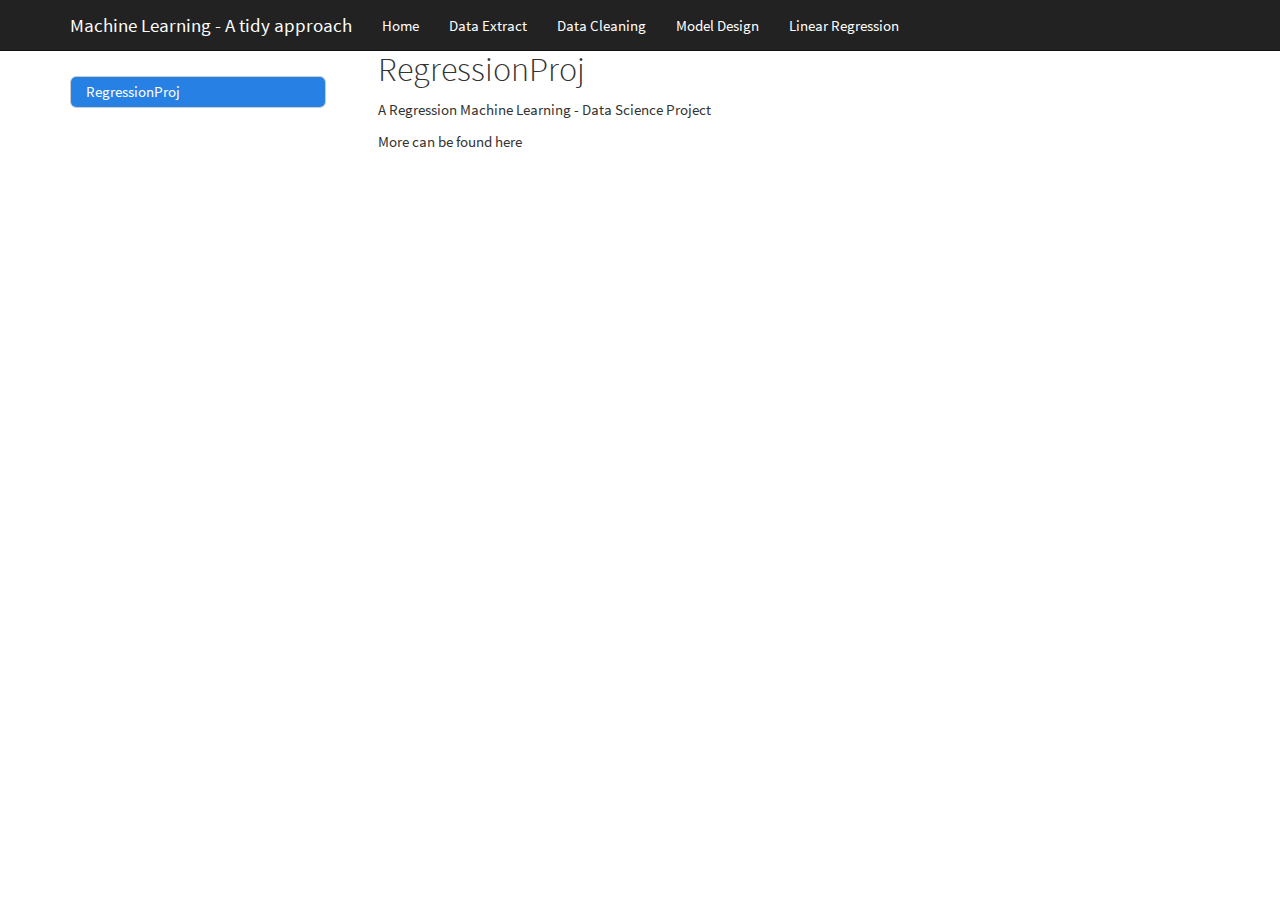
<file: docs/README.html>
<!DOCTYPE html>

<html xmlns="http://www.w3.org/1999/xhtml">

<head>

<meta charset="utf-8" />
<meta http-equiv="Content-Type" content="text/html; charset=utf-8" />
<meta name="generator" content="pandoc" />




<title>README.utf8.md</title>

<script src="site_libs/jquery-1.11.3/jquery.min.js"></script>
<meta name="viewport" content="width=device-width, initial-scale=1" />
<link href="site_libs/bootstrap-3.3.5/css/cosmo.min.css" rel="stylesheet" />
<script src="site_libs/bootstrap-3.3.5/js/bootstrap.min.js"></script>
<script src="site_libs/bootstrap-3.3.5/shim/html5shiv.min.js"></script>
<script src="site_libs/bootstrap-3.3.5/shim/respond.min.js"></script>
<script src="site_libs/jqueryui-1.11.4/jquery-ui.min.js"></script>
<link href="site_libs/tocify-1.9.1/jquery.tocify.css" rel="stylesheet" />
<script src="site_libs/tocify-1.9.1/jquery.tocify.js"></script>
<script src="site_libs/navigation-1.1/tabsets.js"></script>
<link href="site_libs/highlightjs-9.12.0/textmate.css" rel="stylesheet" />
<script src="site_libs/highlightjs-9.12.0/highlight.js"></script>

<style type="text/css">code{white-space: pre;}</style>
<style type="text/css">
  pre:not([class]) {
    background-color: white;
  }
</style>
<script type="text/javascript">
if (window.hljs) {
  hljs.configure({languages: []});
  hljs.initHighlightingOnLoad();
  if (document.readyState && document.readyState === "complete") {
    window.setTimeout(function() { hljs.initHighlighting(); }, 0);
  }
}
</script>



<style type="text/css">
h1 {
  font-size: 34px;
}
h1.title {
  font-size: 38px;
}
h2 {
  font-size: 30px;
}
h3 {
  font-size: 24px;
}
h4 {
  font-size: 18px;
}
h5 {
  font-size: 16px;
}
h6 {
  font-size: 12px;
}
.table th:not([align]) {
  text-align: left;
}
</style>


</head>

<body>

<style type = "text/css">
.main-container {
  max-width: 940px;
  margin-left: auto;
  margin-right: auto;
}
code {
  color: inherit;
  background-color: rgba(0, 0, 0, 0.04);
}
img {
  max-width:100%;
  height: auto;
}
.tabbed-pane {
  padding-top: 12px;
}
.html-widget {
  margin-bottom: 20px;
}
button.code-folding-btn:focus {
  outline: none;
}
</style>


<style type="text/css">
/* padding for bootstrap navbar */
body {
  padding-top: 51px;
  padding-bottom: 40px;
}
/* offset scroll position for anchor links (for fixed navbar)  */
.section h1 {
  padding-top: 56px;
  margin-top: -56px;
}

.section h2 {
  padding-top: 56px;
  margin-top: -56px;
}
.section h3 {
  padding-top: 56px;
  margin-top: -56px;
}
.section h4 {
  padding-top: 56px;
  margin-top: -56px;
}
.section h5 {
  padding-top: 56px;
  margin-top: -56px;
}
.section h6 {
  padding-top: 56px;
  margin-top: -56px;
}
</style>

<script>
// manage active state of menu based on current page
$(document).ready(function () {
  // active menu anchor
  href = window.location.pathname
  href = href.substr(href.lastIndexOf('/') + 1)
  if (href === "")
    href = "index.html";
  var menuAnchor = $('a[href="' + href + '"]');

  // mark it active
  menuAnchor.parent().addClass('active');

  // if it's got a parent navbar menu mark it active as well
  menuAnchor.closest('li.dropdown').addClass('active');
});
</script>


<div class="container-fluid main-container">

<!-- tabsets -->
<script>
$(document).ready(function () {
  window.buildTabsets("TOC");
});
</script>

<!-- code folding -->




<script>
$(document).ready(function ()  {

    // move toc-ignore selectors from section div to header
    $('div.section.toc-ignore')
        .removeClass('toc-ignore')
        .children('h1,h2,h3,h4,h5').addClass('toc-ignore');

    // establish options
    var options = {
      selectors: "h1,h2,h3",
      theme: "bootstrap3",
      context: '.toc-content',
      hashGenerator: function (text) {
        return text.replace(/[.\\/?&!#<>]/g, '').replace(/\s/g, '_').toLowerCase();
      },
      ignoreSelector: ".toc-ignore",
      scrollTo: 0
    };
    options.showAndHide = false;
    options.smoothScroll = true;

    // tocify
    var toc = $("#TOC").tocify(options).data("toc-tocify");
});
</script>

<style type="text/css">

#TOC {
  margin: 25px 0px 20px 0px;
}
@media (max-width: 768px) {
#TOC {
  position: relative;
  width: 100%;
}
}


.toc-content {
  padding-left: 30px;
  padding-right: 40px;
}

div.main-container {
  max-width: 1200px;
}

div.tocify {
  width: 20%;
  max-width: 260px;
  max-height: 85%;
}

@media (min-width: 768px) and (max-width: 991px) {
  div.tocify {
    width: 25%;
  }
}

@media (max-width: 767px) {
  div.tocify {
    width: 100%;
    max-width: none;
  }
}

.tocify ul, .tocify li {
  line-height: 20px;
}

.tocify-subheader .tocify-item {
  font-size: 0.90em;
  padding-left: 25px;
  text-indent: 0;
}

.tocify .list-group-item {
  border-radius: 0px;
}

.tocify-subheader {
  display: inline;
}
.tocify-subheader .tocify-item {
  font-size: 0.95em;
}

</style>

<!-- setup 3col/9col grid for toc_float and main content  -->
<div class="row-fluid">
<div class="col-xs-12 col-sm-4 col-md-3">
<div id="TOC" class="tocify">
</div>
</div>

<div class="toc-content col-xs-12 col-sm-8 col-md-9">




<div class="navbar navbar-default  navbar-fixed-top" role="navigation">
  <div class="container">
    <div class="navbar-header">
      <button type="button" class="navbar-toggle collapsed" data-toggle="collapse" data-target="#navbar">
        <span class="icon-bar"></span>
        <span class="icon-bar"></span>
        <span class="icon-bar"></span>
      </button>
      <a class="navbar-brand" href="index.html">Machine Learning - A tidy approach</a>
    </div>
    <div id="navbar" class="navbar-collapse collapse">
      <ul class="nav navbar-nav">
        <li>
  <a href="index.html">Home</a>
</li>
<li>
  <a href="nobroker-extract-data.html">Data Extract</a>
</li>
<li>
  <a href="Part_II.html">Data Cleaning</a>
</li>
<li>
  <a href="PartIVML.html">Model Design</a>
</li>
<li>
  <a href="stats.html">Linear Regression</a>
</li>
      </ul>
      <ul class="nav navbar-nav navbar-right">
        
      </ul>
    </div><!--/.nav-collapse -->
  </div><!--/.container -->
</div><!--/.navbar -->

<div class="fluid-row" id="header">




</div>


<div id="regressionproj" class="section level1">
<h1>RegressionProj</h1>
<p>A Regression Machine Learning - Data Science Project</p>
<p>More can be found here</p>
</div>



</div>
</div>

</div>

<script>

// add bootstrap table styles to pandoc tables
function bootstrapStylePandocTables() {
  $('tr.header').parent('thead').parent('table').addClass('table table-condensed');
}
$(document).ready(function () {
  bootstrapStylePandocTables();
});


</script>

<!-- dynamically load mathjax for compatibility with self-contained -->
<script>
  (function () {
    var script = document.createElement("script");
    script.type = "text/javascript";
    script.src  = "https://mathjax.rstudio.com/latest/MathJax.js?config=TeX-AMS-MML_HTMLorMML";
    document.getElementsByTagName("head")[0].appendChild(script);
  })();
</script>

</body>
</html>
</file>
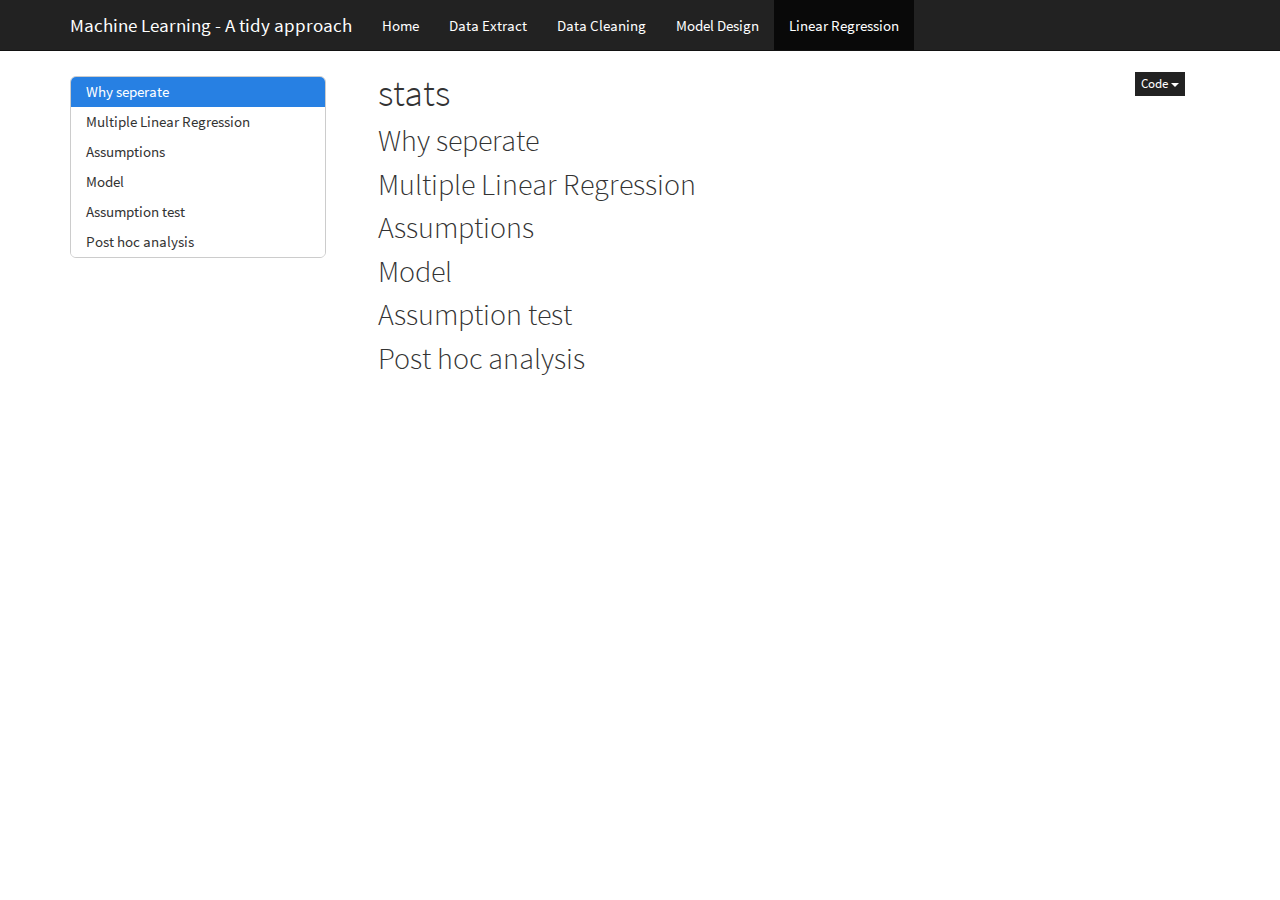
<file: docs/stats.html>
<!DOCTYPE html>

<html xmlns="http://www.w3.org/1999/xhtml">

<head>

<meta charset="utf-8" />
<meta http-equiv="Content-Type" content="text/html; charset=utf-8" />
<meta name="generator" content="pandoc" />




<title>stats</title>

<script src="site_libs/jquery-1.11.3/jquery.min.js"></script>
<meta name="viewport" content="width=device-width, initial-scale=1" />
<link href="site_libs/bootstrap-3.3.5/css/cosmo.min.css" rel="stylesheet" />
<script src="site_libs/bootstrap-3.3.5/js/bootstrap.min.js"></script>
<script src="site_libs/bootstrap-3.3.5/shim/html5shiv.min.js"></script>
<script src="site_libs/bootstrap-3.3.5/shim/respond.min.js"></script>
<script src="site_libs/jqueryui-1.11.4/jquery-ui.min.js"></script>
<link href="site_libs/tocify-1.9.1/jquery.tocify.css" rel="stylesheet" />
<script src="site_libs/tocify-1.9.1/jquery.tocify.js"></script>
<script src="site_libs/navigation-1.1/tabsets.js"></script>
<script src="site_libs/navigation-1.1/codefolding.js"></script>
<link href="site_libs/highlightjs-9.12.0/textmate.css" rel="stylesheet" />
<script src="site_libs/highlightjs-9.12.0/highlight.js"></script>

<style type="text/css">code{white-space: pre;}</style>
<style type="text/css">
  pre:not([class]) {
    background-color: white;
  }
</style>
<script type="text/javascript">
if (window.hljs) {
  hljs.configure({languages: []});
  hljs.initHighlightingOnLoad();
  if (document.readyState && document.readyState === "complete") {
    window.setTimeout(function() { hljs.initHighlighting(); }, 0);
  }
}
</script>



<style type="text/css">
h1 {
  font-size: 34px;
}
h1.title {
  font-size: 38px;
}
h2 {
  font-size: 30px;
}
h3 {
  font-size: 24px;
}
h4 {
  font-size: 18px;
}
h5 {
  font-size: 16px;
}
h6 {
  font-size: 12px;
}
.table th:not([align]) {
  text-align: left;
}
</style>


</head>

<body>

<style type = "text/css">
.main-container {
  max-width: 940px;
  margin-left: auto;
  margin-right: auto;
}
code {
  color: inherit;
  background-color: rgba(0, 0, 0, 0.04);
}
img {
  max-width:100%;
  height: auto;
}
.tabbed-pane {
  padding-top: 12px;
}
.html-widget {
  margin-bottom: 20px;
}
button.code-folding-btn:focus {
  outline: none;
}
</style>


<style type="text/css">
/* padding for bootstrap navbar */
body {
  padding-top: 51px;
  padding-bottom: 40px;
}
/* offset scroll position for anchor links (for fixed navbar)  */
.section h1 {
  padding-top: 56px;
  margin-top: -56px;
}

.section h2 {
  padding-top: 56px;
  margin-top: -56px;
}
.section h3 {
  padding-top: 56px;
  margin-top: -56px;
}
.section h4 {
  padding-top: 56px;
  margin-top: -56px;
}
.section h5 {
  padding-top: 56px;
  margin-top: -56px;
}
.section h6 {
  padding-top: 56px;
  margin-top: -56px;
}
</style>

<script>
// manage active state of menu based on current page
$(document).ready(function () {
  // active menu anchor
  href = window.location.pathname
  href = href.substr(href.lastIndexOf('/') + 1)
  if (href === "")
    href = "index.html";
  var menuAnchor = $('a[href="' + href + '"]');

  // mark it active
  menuAnchor.parent().addClass('active');

  // if it's got a parent navbar menu mark it active as well
  menuAnchor.closest('li.dropdown').addClass('active');
});
</script>


<div class="container-fluid main-container">

<!-- tabsets -->
<script>
$(document).ready(function () {
  window.buildTabsets("TOC");
});
</script>

<!-- code folding -->
<style type="text/css">
.code-folding-btn { margin-bottom: 4px; }
</style>
<script>
$(document).ready(function () {
  window.initializeCodeFolding("show" === "show");
});
</script>




<script>
$(document).ready(function ()  {

    // move toc-ignore selectors from section div to header
    $('div.section.toc-ignore')
        .removeClass('toc-ignore')
        .children('h1,h2,h3,h4,h5').addClass('toc-ignore');

    // establish options
    var options = {
      selectors: "h1,h2,h3,h4",
      theme: "bootstrap3",
      context: '.toc-content',
      hashGenerator: function (text) {
        return text.replace(/[.\\/?&!#<>]/g, '').replace(/\s/g, '_').toLowerCase();
      },
      ignoreSelector: ".toc-ignore",
      scrollTo: 0
    };
    options.showAndHide = false;
    options.smoothScroll = true;

    // tocify
    var toc = $("#TOC").tocify(options).data("toc-tocify");
});
</script>

<style type="text/css">

#TOC {
  margin: 25px 0px 20px 0px;
}
@media (max-width: 768px) {
#TOC {
  position: relative;
  width: 100%;
}
}


.toc-content {
  padding-left: 30px;
  padding-right: 40px;
}

div.main-container {
  max-width: 1200px;
}

div.tocify {
  width: 20%;
  max-width: 260px;
  max-height: 85%;
}

@media (min-width: 768px) and (max-width: 991px) {
  div.tocify {
    width: 25%;
  }
}

@media (max-width: 767px) {
  div.tocify {
    width: 100%;
    max-width: none;
  }
}

.tocify ul, .tocify li {
  line-height: 20px;
}

.tocify-subheader .tocify-item {
  font-size: 0.90em;
  padding-left: 25px;
  text-indent: 0;
}

.tocify .list-group-item {
  border-radius: 0px;
}

.tocify-subheader {
  display: inline;
}
.tocify-subheader .tocify-item {
  font-size: 0.95em;
}

</style>

<!-- setup 3col/9col grid for toc_float and main content  -->
<div class="row-fluid">
<div class="col-xs-12 col-sm-4 col-md-3">
<div id="TOC" class="tocify">
</div>
</div>

<div class="toc-content col-xs-12 col-sm-8 col-md-9">




<div class="navbar navbar-default  navbar-fixed-top" role="navigation">
  <div class="container">
    <div class="navbar-header">
      <button type="button" class="navbar-toggle collapsed" data-toggle="collapse" data-target="#navbar">
        <span class="icon-bar"></span>
        <span class="icon-bar"></span>
        <span class="icon-bar"></span>
      </button>
      <a class="navbar-brand" href="index.html">Machine Learning - A tidy approach</a>
    </div>
    <div id="navbar" class="navbar-collapse collapse">
      <ul class="nav navbar-nav">
        <li>
  <a href="index.html">Home</a>
</li>
<li>
  <a href="nobroker-extract-data.html">Data Extract</a>
</li>
<li>
  <a href="Part_II.html">Data Cleaning</a>
</li>
<li>
  <a href="PartIVML.html">Model Design</a>
</li>
<li>
  <a href="stats.html">Linear Regression</a>
</li>
      </ul>
      <ul class="nav navbar-nav navbar-right">
        
      </ul>
    </div><!--/.nav-collapse -->
  </div><!--/.container -->
</div><!--/.navbar -->

<div class="fluid-row" id="header">

<div class="btn-group pull-right">
<button type="button" class="btn btn-default btn-xs dropdown-toggle" data-toggle="dropdown" aria-haspopup="true" aria-expanded="false"><span>Code</span> <span class="caret"></span></button>
<ul class="dropdown-menu" style="min-width: 50px;">
<li><a id="rmd-show-all-code" href="#">Show All Code</a></li>
<li><a id="rmd-hide-all-code" href="#">Hide All Code</a></li>
</ul>
</div>



<h1 class="title toc-ignore">stats</h1>

</div>


<div id="why-seperate" class="section level2">
<h2>Why seperate</h2>
</div>
<div id="multiple-linear-regression" class="section level2">
<h2>Multiple Linear Regression</h2>
</div>
<div id="assumptions" class="section level2">
<h2>Assumptions</h2>
</div>
<div id="model" class="section level2">
<h2>Model</h2>
</div>
<div id="assumption-test" class="section level2">
<h2>Assumption test</h2>
</div>
<div id="post-hoc-analysis" class="section level2">
<h2>Post hoc analysis</h2>
</div>



</div>
</div>

</div>

<script>

// add bootstrap table styles to pandoc tables
function bootstrapStylePandocTables() {
  $('tr.header').parent('thead').parent('table').addClass('table table-condensed');
}
$(document).ready(function () {
  bootstrapStylePandocTables();
});


</script>

<!-- dynamically load mathjax for compatibility with self-contained -->
<script>
  (function () {
    var script = document.createElement("script");
    script.type = "text/javascript";
    script.src  = "https://mathjax.rstudio.com/latest/MathJax.js?config=TeX-AMS-MML_HTMLorMML";
    document.getElementsByTagName("head")[0].appendChild(script);
  })();
</script>

</body>
</html>
</file>
<file: docs/site_libs/highlightjs-9.12.0/textmate.css>
.hljs-literal {
  color: rgb(88, 72, 246);
}

.hljs-number {
  color: rgb(0, 0, 205);
}

.hljs-comment {
  color: rgb(76, 136, 107);
}

.hljs-keyword {
  color: rgb(0, 0, 255);
}

.hljs-string {
  color: rgb(3, 106, 7);
}
</file>
<file: docs/site_libs/datatables-css-0.0.0/datatables-crosstalk.css>
.dt-crosstalk-fade {
  opacity: 0.2;
}

html body div.DTS div.dataTables_scrollBody {
  background: none;
}
</file>
<file: docs/site_libs/crosstalk-1.0.0/css/crosstalk.css>
/* Adjust margins outwards, so column contents line up with the edges of the
   parent of container-fluid. */
.container-fluid.crosstalk-bscols {
  margin-left: -30px;
  margin-right: -30px;
  white-space: normal;
}

/* But don't adjust the margins outwards if we're directly under the body,
   i.e. we were the top-level of something at the console. */
body > .container-fluid.crosstalk-bscols {
  margin-left: auto;
  margin-right: auto;
}

.crosstalk-input-checkboxgroup .crosstalk-options-group .crosstalk-options-column {
  display: inline-block;
  padding-right: 12px;
  vertical-align: top;
}

@media only screen and (max-width:480px) {
  .crosstalk-input-checkboxgroup .crosstalk-options-group .crosstalk-options-column {
    display: block;
    padding-right: inherit;
  }
}
</file>
<file: docs/site_libs/bootstrap-3.3.5/css/cosmo.min.css>
@font-face {
  font-family: 'Source Sans Pro';
  font-style: normal;
  font-weight: 300;
  src: url(fonts/SourceSansProLight.ttf) format('truetype');
}
@font-face {
  font-family: 'Source Sans Pro';
  font-style: normal;
  font-weight: 400;
  src: url(fonts/SourceSansPro.ttf) format('truetype');
}
@font-face {
  font-family: 'Source Sans Pro';
  font-style: normal;
  font-weight: 700;
  src: url(fonts/SourceSansProBold.ttf) format('truetype');
}

/*!
 * bootswatch v3.3.6
 * Homepage: http://bootswatch.com
 * Copyright 2012-2015 Thomas Park
 * Licensed under MIT
 * Based on Bootstrap
*//*!
 * Bootstrap v3.3.6 (http://getbootstrap.com)
 * Copyright 2011-2015 Twitter, Inc.
 * Licensed under MIT (https://github.com/twbs/bootstrap/blob/master/LICENSE)
 *//*! normalize.css v3.0.3 | MIT License | github.com/necolas/normalize.css */html{font-family:sans-serif;-ms-text-size-adjust:100%;-webkit-text-size-adjust:100%}body{margin:0}article,aside,details,figcaption,figure,footer,header,hgroup,main,menu,nav,section,summary{display:block}audio,canvas,progress,video{display:inline-block;vertical-align:baseline}audio:not([controls]){display:none;height:0}[hidden],template{display:none}a{background-color:transparent}a:active,a:hover{outline:0}abbr[title]{border-bottom:1px dotted}b,strong{font-weight:bold}dfn{font-style:italic}h1{font-size:2em;margin:0.67em 0}mark{background:#ff0;color:#000}small{font-size:80%}sub,sup{font-size:75%;line-height:0;position:relative;vertical-align:baseline}sup{top:-0.5em}sub{bottom:-0.25em}img{border:0}svg:not(:root){overflow:hidden}figure{margin:1em 40px}hr{-webkit-box-sizing:content-box;-moz-box-sizing:content-box;box-sizing:content-box;height:0}pre{overflow:auto}code,kbd,pre,samp{font-family:monospace, monospace;font-size:1em}button,input,optgroup,select,textarea{color:inherit;font:inherit;margin:0}button{overflow:visible}button,select{text-transform:none}button,html input[type="button"],input[type="reset"],input[type="submit"]{-webkit-appearance:button;cursor:pointer}button[disabled],html input[disabled]{cursor:default}button::-moz-focus-inner,input::-moz-focus-inner{border:0;padding:0}input{line-height:normal}input[type="checkbox"],input[type="radio"]{-webkit-box-sizing:border-box;-moz-box-sizing:border-box;box-sizing:border-box;padding:0}input[type="number"]::-webkit-inner-spin-button,input[type="number"]::-webkit-outer-spin-button{height:auto}input[type="search"]{-webkit-appearance:textfield;-webkit-box-sizing:content-box;-moz-box-sizing:content-box;box-sizing:content-box}input[type="search"]::-webkit-search-cancel-button,input[type="search"]::-webkit-search-decoration{-webkit-appearance:none}fieldset{border:1px solid #c0c0c0;margin:0 2px;padding:0.35em 0.625em 0.75em}legend{border:0;padding:0}textarea{overflow:auto}optgroup{font-weight:bold}table{border-collapse:collapse;border-spacing:0}td,th{padding:0}/*! Source: https://github.com/h5bp/html5-boilerplate/blob/master/src/css/main.css */@media print{*,*:before,*:after{background:transparent !important;color:#000 !important;-webkit-box-shadow:none !important;box-shadow:none !important;text-shadow:none !important}a,a:visited{text-decoration:underline}a[href]:after{content:" (" attr(href) ")"}abbr[title]:after{content:" (" attr(title) ")"}a[href^="#"]:after,a[href^="javascript:"]:after{content:""}pre,blockquote{border:1px solid #999;page-break-inside:avoid}thead{display:table-header-group}tr,img{page-break-inside:avoid}img{max-width:100% !important}p,h2,h3{orphans:3;widows:3}h2,h3{page-break-after:avoid}.navbar{display:none}.btn>.caret,.dropup>.btn>.caret{border-top-color:#000 !important}.label{border:1px solid #000}.table{border-collapse:collapse !important}.table td,.table th{background-color:#fff !important}.table-bordered th,.table-bordered td{border:1px solid #ddd !important}}@font-face{font-family:'Glyphicons Halflings';src:url('../fonts/glyphicons-halflings-regular.eot');src:url('../fonts/glyphicons-halflings-regular.eot?#iefix') format('embedded-opentype'),url('../fonts/glyphicons-halflings-regular.woff') format('woff'),url('../fonts/glyphicons-halflings-regular.ttf') format('truetype'),url('../fonts/glyphicons-halflings-regular.svg#glyphicons_halflingsregular') format('svg')}.glyphicon{position:relative;top:1px;display:inline-block;font-family:'Glyphicons Halflings';font-style:normal;font-weight:normal;line-height:1;-webkit-font-smoothing:antialiased;-moz-osx-font-smoothing:grayscale}.glyphicon-asterisk:before{content:"\002a"}.glyphicon-plus:before{content:"\002b"}.glyphicon-euro:before,.glyphicon-eur:before{content:"\20ac"}.glyphicon-minus:before{content:"\2212"}.glyphicon-cloud:before{content:"\2601"}.glyphicon-envelope:before{content:"\2709"}.glyphicon-pencil:before{content:"\270f"}.glyphicon-glass:before{content:"\e001"}.glyphicon-music:before{content:"\e002"}.glyphicon-search:before{content:"\e003"}.glyphicon-heart:before{content:"\e005"}.glyphicon-star:before{content:"\e006"}.glyphicon-star-empty:before{content:"\e007"}.glyphicon-user:before{content:"\e008"}.glyphicon-film:before{content:"\e009"}.glyphicon-th-large:before{content:"\e010"}.glyphicon-th:before{content:"\e011"}.glyphicon-th-list:before{content:"\e012"}.glyphicon-ok:before{content:"\e013"}.glyphicon-remove:before{content:"\e014"}.glyphicon-zoom-in:before{content:"\e015"}.glyphicon-zoom-out:before{content:"\e016"}.glyphicon-off:before{content:"\e017"}.glyphicon-signal:before{content:"\e018"}.glyphicon-cog:before{content:"\e019"}.glyphicon-trash:before{content:"\e020"}.glyphicon-home:before{content:"\e021"}.glyphicon-file:before{content:"\e022"}.glyphicon-time:before{content:"\e023"}.glyphicon-road:before{content:"\e024"}.glyphicon-download-alt:before{content:"\e025"}.glyphicon-download:before{content:"\e026"}.glyphicon-upload:before{content:"\e027"}.glyphicon-inbox:before{content:"\e028"}.glyphicon-play-circle:before{content:"\e029"}.glyphicon-repeat:before{content:"\e030"}.glyphicon-refresh:before{content:"\e031"}.glyphicon-list-alt:before{content:"\e032"}.glyphicon-lock:before{content:"\e033"}.glyphicon-flag:before{content:"\e034"}.glyphicon-headphones:before{content:"\e035"}.glyphicon-volume-off:before{content:"\e036"}.glyphicon-volume-down:before{content:"\e037"}.glyphicon-volume-up:before{content:"\e038"}.glyphicon-qrcode:before{content:"\e039"}.glyphicon-barcode:before{content:"\e040"}.glyphicon-tag:before{content:"\e041"}.glyphicon-tags:before{content:"\e042"}.glyphicon-book:before{content:"\e043"}.glyphicon-bookmark:before{content:"\e044"}.glyphicon-print:before{content:"\e045"}.glyphicon-camera:before{content:"\e046"}.glyphicon-font:before{content:"\e047"}.glyphicon-bold:before{content:"\e048"}.glyphicon-italic:before{content:"\e049"}.glyphicon-text-height:before{content:"\e050"}.glyphicon-text-width:before{content:"\e051"}.glyphicon-align-left:before{content:"\e052"}.glyphicon-align-center:before{content:"\e053"}.glyphicon-align-right:before{content:"\e054"}.glyphicon-align-justify:before{content:"\e055"}.glyphicon-list:before{content:"\e056"}.glyphicon-indent-left:before{content:"\e057"}.glyphicon-indent-right:before{content:"\e058"}.glyphicon-facetime-video:before{content:"\e059"}.glyphicon-picture:before{content:"\e060"}.glyphicon-map-marker:before{content:"\e062"}.glyphicon-adjust:before{content:"\e063"}.glyphicon-tint:before{content:"\e064"}.glyphicon-edit:before{content:"\e065"}.glyphicon-share:before{content:"\e066"}.glyphicon-check:before{content:"\e067"}.glyphicon-move:before{content:"\e068"}.glyphicon-step-backward:before{content:"\e069"}.glyphicon-fast-backward:before{content:"\e070"}.glyphicon-backward:before{content:"\e071"}.glyphicon-play:before{content:"\e072"}.glyphicon-pause:before{content:"\e073"}.glyphicon-stop:before{content:"\e074"}.glyphicon-forward:before{content:"\e075"}.glyphicon-fast-forward:before{content:"\e076"}.glyphicon-step-forward:before{content:"\e077"}.glyphicon-eject:before{content:"\e078"}.glyphicon-chevron-left:before{content:"\e079"}.glyphicon-chevron-right:before{content:"\e080"}.glyphicon-plus-sign:before{content:"\e081"}.glyphicon-minus-sign:before{content:"\e082"}.glyphicon-remove-sign:before{content:"\e083"}.glyphicon-ok-sign:before{content:"\e084"}.glyphicon-question-sign:before{content:"\e085"}.glyphicon-info-sign:before{content:"\e086"}.glyphicon-screenshot:before{content:"\e087"}.glyphicon-remove-circle:before{content:"\e088"}.glyphicon-ok-circle:before{content:"\e089"}.glyphicon-ban-circle:before{content:"\e090"}.glyphicon-arrow-left:before{content:"\e091"}.glyphicon-arrow-right:before{content:"\e092"}.glyphicon-arrow-up:before{content:"\e093"}.glyphicon-arrow-down:before{content:"\e094"}.glyphicon-share-alt:before{content:"\e095"}.glyphicon-resize-full:before{content:"\e096"}.glyphicon-resize-small:before{content:"\e097"}.glyphicon-exclamation-sign:before{content:"\e101"}.glyphicon-gift:before{content:"\e102"}.glyphicon-leaf:before{content:"\e103"}.glyphicon-fire:before{content:"\e104"}.glyphicon-eye-open:before{content:"\e105"}.glyphicon-eye-close:before{content:"\e106"}.glyphicon-warning-sign:before{content:"\e107"}.glyphicon-plane:before{content:"\e108"}.glyphicon-calendar:before{content:"\e109"}.glyphicon-random:before{content:"\e110"}.glyphicon-comment:before{content:"\e111"}.glyphicon-magnet:before{content:"\e112"}.glyphicon-chevron-up:before{content:"\e113"}.glyphicon-chevron-down:before{content:"\e114"}.glyphicon-retweet:before{content:"\e115"}.glyphicon-shopping-cart:before{content:"\e116"}.glyphicon-folder-close:before{content:"\e117"}.glyphicon-folder-open:before{content:"\e118"}.glyphicon-resize-vertical:before{content:"\e119"}.glyphicon-resize-horizontal:before{content:"\e120"}.glyphicon-hdd:before{content:"\e121"}.glyphicon-bullhorn:before{content:"\e122"}.glyphicon-bell:before{content:"\e123"}.glyphicon-certificate:before{content:"\e124"}.glyphicon-thumbs-up:before{content:"\e125"}.glyphicon-thumbs-down:before{content:"\e126"}.glyphicon-hand-right:before{content:"\e127"}.glyphicon-hand-left:before{content:"\e128"}.glyphicon-hand-up:before{content:"\e129"}.glyphicon-hand-down:before{content:"\e130"}.glyphicon-circle-arrow-right:before{content:"\e131"}.glyphicon-circle-arrow-left:before{content:"\e132"}.glyphicon-circle-arrow-up:before{content:"\e133"}.glyphicon-circle-arrow-down:before{content:"\e134"}.glyphicon-globe:before{content:"\e135"}.glyphicon-wrench:before{content:"\e136"}.glyphicon-tasks:before{content:"\e137"}.glyphicon-filter:before{content:"\e138"}.glyphicon-briefcase:before{content:"\e139"}.glyphicon-fullscreen:before{content:"\e140"}.glyphicon-dashboard:before{content:"\e141"}.glyphicon-paperclip:before{content:"\e142"}.glyphicon-heart-empty:before{content:"\e143"}.glyphicon-link:before{content:"\e144"}.glyphicon-phone:before{content:"\e145"}.glyphicon-pushpin:before{content:"\e146"}.glyphicon-usd:before{content:"\e148"}.glyphicon-gbp:before{content:"\e149"}.glyphicon-sort:before{content:"\e150"}.glyphicon-sort-by-alphabet:before{content:"\e151"}.glyphicon-sort-by-alphabet-alt:before{content:"\e152"}.glyphicon-sort-by-order:before{content:"\e153"}.glyphicon-sort-by-order-alt:before{content:"\e154"}.glyphicon-sort-by-attributes:before{content:"\e155"}.glyphicon-sort-by-attributes-alt:before{content:"\e156"}.glyphicon-unchecked:before{content:"\e157"}.glyphicon-expand:before{content:"\e158"}.glyphicon-collapse-down:before{content:"\e159"}.glyphicon-collapse-up:before{content:"\e160"}.glyphicon-log-in:before{content:"\e161"}.glyphicon-flash:before{content:"\e162"}.glyphicon-log-out:before{content:"\e163"}.glyphicon-new-window:before{content:"\e164"}.glyphicon-record:before{content:"\e165"}.glyphicon-save:before{content:"\e166"}.glyphicon-open:before{content:"\e167"}.glyphicon-saved:before{content:"\e168"}.glyphicon-import:before{content:"\e169"}.glyphicon-export:before{content:"\e170"}.glyphicon-send:before{content:"\e171"}.glyphicon-floppy-disk:before{content:"\e172"}.glyphicon-floppy-saved:before{content:"\e173"}.glyphicon-floppy-remove:before{content:"\e174"}.glyphicon-floppy-save:before{content:"\e175"}.glyphicon-floppy-open:before{content:"\e176"}.glyphicon-credit-card:before{content:"\e177"}.glyphicon-transfer:before{content:"\e178"}.glyphicon-cutlery:before{content:"\e179"}.glyphicon-header:before{content:"\e180"}.glyphicon-compressed:before{content:"\e181"}.glyphicon-earphone:before{content:"\e182"}.glyphicon-phone-alt:before{content:"\e183"}.glyphicon-tower:before{content:"\e184"}.glyphicon-stats:before{content:"\e185"}.glyphicon-sd-video:before{content:"\e186"}.glyphicon-hd-video:before{content:"\e187"}.glyphicon-subtitles:before{content:"\e188"}.glyphicon-sound-stereo:before{content:"\e189"}.glyphicon-sound-dolby:before{content:"\e190"}.glyphicon-sound-5-1:before{content:"\e191"}.glyphicon-sound-6-1:before{content:"\e192"}.glyphicon-sound-7-1:before{content:"\e193"}.glyphicon-copyright-mark:before{content:"\e194"}.glyphicon-registration-mark:before{content:"\e195"}.glyphicon-cloud-download:before{content:"\e197"}.glyphicon-cloud-upload:before{content:"\e198"}.glyphicon-tree-conifer:before{content:"\e199"}.glyphicon-tree-deciduous:before{content:"\e200"}.glyphicon-cd:before{content:"\e201"}.glyphicon-save-file:before{content:"\e202"}.glyphicon-open-file:before{content:"\e203"}.glyphicon-level-up:before{content:"\e204"}.glyphicon-copy:before{content:"\e205"}.glyphicon-paste:before{content:"\e206"}.glyphicon-alert:before{content:"\e209"}.glyphicon-equalizer:before{content:"\e210"}.glyphicon-king:before{content:"\e211"}.glyphicon-queen:before{content:"\e212"}.glyphicon-pawn:before{content:"\e213"}.glyphicon-bishop:before{content:"\e214"}.glyphicon-knight:before{content:"\e215"}.glyphicon-baby-formula:before{content:"\e216"}.glyphicon-tent:before{content:"\26fa"}.glyphicon-blackboard:before{content:"\e218"}.glyphicon-bed:before{content:"\e219"}.glyphicon-apple:before{content:"\f8ff"}.glyphicon-erase:before{content:"\e221"}.glyphicon-hourglass:before{content:"\231b"}.glyphicon-lamp:before{content:"\e223"}.glyphicon-duplicate:before{content:"\e224"}.glyphicon-piggy-bank:before{content:"\e225"}.glyphicon-scissors:before{content:"\e226"}.glyphicon-bitcoin:before{content:"\e227"}.glyphicon-btc:before{content:"\e227"}.glyphicon-xbt:before{content:"\e227"}.glyphicon-yen:before{content:"\00a5"}.glyphicon-jpy:before{content:"\00a5"}.glyphicon-ruble:before{content:"\20bd"}.glyphicon-rub:before{content:"\20bd"}.glyphicon-scale:before{content:"\e230"}.glyphicon-ice-lolly:before{content:"\e231"}.glyphicon-ice-lolly-tasted:before{content:"\e232"}.glyphicon-education:before{content:"\e233"}.glyphicon-option-horizontal:before{content:"\e234"}.glyphicon-option-vertical:before{content:"\e235"}.glyphicon-menu-hamburger:before{content:"\e236"}.glyphicon-modal-window:before{content:"\e237"}.glyphicon-oil:before{content:"\e238"}.glyphicon-grain:before{content:"\e239"}.glyphicon-sunglasses:before{content:"\e240"}.glyphicon-text-size:before{content:"\e241"}.glyphicon-text-color:before{content:"\e242"}.glyphicon-text-background:before{content:"\e243"}.glyphicon-object-align-top:before{content:"\e244"}.glyphicon-object-align-bottom:before{content:"\e245"}.glyphicon-object-align-horizontal:before{content:"\e246"}.glyphicon-object-align-left:before{content:"\e247"}.glyphicon-object-align-vertical:before{content:"\e248"}.glyphicon-object-align-right:before{content:"\e249"}.glyphicon-triangle-right:before{content:"\e250"}.glyphicon-triangle-left:before{content:"\e251"}.glyphicon-triangle-bottom:before{content:"\e252"}.glyphicon-triangle-top:before{content:"\e253"}.glyphicon-console:before{content:"\e254"}.glyphicon-superscript:before{content:"\e255"}.glyphicon-subscript:before{content:"\e256"}.glyphicon-menu-left:before{content:"\e257"}.glyphicon-menu-right:before{content:"\e258"}.glyphicon-menu-down:before{content:"\e259"}.glyphicon-menu-up:before{content:"\e260"}*{-webkit-box-sizing:border-box;-moz-box-sizing:border-box;box-sizing:border-box}*:before,*:after{-webkit-box-sizing:border-box;-moz-box-sizing:border-box;box-sizing:border-box}html{font-size:10px;-webkit-tap-highlight-color:rgba(0,0,0,0)}body{font-family:"Source Sans Pro",Calibri,Candara,Arial,sans-serif;font-size:15px;line-height:1.42857143;color:#333333;background-color:#ffffff}input,button,select,textarea{font-family:inherit;font-size:inherit;line-height:inherit}a{color:#2780e3;text-decoration:none}a:hover,a:focus{color:#165ba8;text-decoration:underline}a:focus{outline:thin dotted;outline:5px auto -webkit-focus-ring-color;outline-offset:-2px}figure{margin:0}img{vertical-align:middle}.img-responsive,.thumbnail>img,.thumbnail a>img,.carousel-inner>.item>img,.carousel-inner>.item>a>img{display:block;max-width:100%;height:auto}.img-rounded{border-radius:0}.img-thumbnail{padding:4px;line-height:1.42857143;background-color:#ffffff;border:1px solid #dddddd;border-radius:0;-webkit-transition:all .2s ease-in-out;-o-transition:all .2s ease-in-out;transition:all .2s ease-in-out;display:inline-block;max-width:100%;height:auto}.img-circle{border-radius:50%}hr{margin-top:21px;margin-bottom:21px;border:0;border-top:1px solid #e6e6e6}.sr-only{position:absolute;width:1px;height:1px;margin:-1px;padding:0;overflow:hidden;clip:rect(0, 0, 0, 0);border:0}.sr-only-focusable:active,.sr-only-focusable:focus{position:static;width:auto;height:auto;margin:0;overflow:visible;clip:auto}[role="button"]{cursor:pointer}h1,h2,h3,h4,h5,h6,.h1,.h2,.h3,.h4,.h5,.h6{font-family:"Source Sans Pro",Calibri,Candara,Arial,sans-serif;font-weight:300;line-height:1.1;color:inherit}h1 small,h2 small,h3 small,h4 small,h5 small,h6 small,.h1 small,.h2 small,.h3 small,.h4 small,.h5 small,.h6 small,h1 .small,h2 .small,h3 .small,h4 .small,h5 .small,h6 .small,.h1 .small,.h2 .small,.h3 .small,.h4 .small,.h5 .small,.h6 .small{font-weight:normal;line-height:1;color:#999999}h1,.h1,h2,.h2,h3,.h3{margin-top:21px;margin-bottom:10.5px}h1 small,.h1 small,h2 small,.h2 small,h3 small,.h3 small,h1 .small,.h1 .small,h2 .small,.h2 .small,h3 .small,.h3 .small{font-size:65%}h4,.h4,h5,.h5,h6,.h6{margin-top:10.5px;margin-bottom:10.5px}h4 small,.h4 small,h5 small,.h5 small,h6 small,.h6 small,h4 .small,.h4 .small,h5 .small,.h5 .small,h6 .small,.h6 .small{font-size:75%}h1,.h1{font-size:39px}h2,.h2{font-size:32px}h3,.h3{font-size:26px}h4,.h4{font-size:19px}h5,.h5{font-size:15px}h6,.h6{font-size:13px}p{margin:0 0 10.5px}.lead{margin-bottom:21px;font-size:17px;font-weight:300;line-height:1.4}@media (min-width:768px){.lead{font-size:22.5px}}small,.small{font-size:86%}mark,.mark{background-color:#ff7518;padding:.2em}.text-left{text-align:left}.text-right{text-align:right}.text-center{text-align:center}.text-justify{text-align:justify}.text-nowrap{white-space:nowrap}.text-lowercase{text-transform:lowercase}.text-uppercase{text-transform:uppercase}.text-capitalize{text-transform:capitalize}.text-muted{color:#999999}.text-primary{color:#2780e3}a.text-primary:hover,a.text-primary:focus{color:#1967be}.text-success{color:#ffffff}a.text-success:hover,a.text-success:focus{color:#e6e6e6}.text-info{color:#ffffff}a.text-info:hover,a.text-info:focus{color:#e6e6e6}.text-warning{color:#ffffff}a.text-warning:hover,a.text-warning:focus{color:#e6e6e6}.text-danger{color:#ffffff}a.text-danger:hover,a.text-danger:focus{color:#e6e6e6}.bg-primary{color:#fff;background-color:#2780e3}a.bg-primary:hover,a.bg-primary:focus{background-color:#1967be}.bg-success{background-color:#3fb618}a.bg-success:hover,a.bg-success:focus{background-color:#2f8912}.bg-info{background-color:#9954bb}a.bg-info:hover,a.bg-info:focus{background-color:#7e3f9d}.bg-warning{background-color:#ff7518}a.bg-warning:hover,a.bg-warning:focus{background-color:#e45c00}.bg-danger{background-color:#ff0039}a.bg-danger:hover,a.bg-danger:focus{background-color:#cc002e}.page-header{padding-bottom:9.5px;margin:42px 0 21px;border-bottom:1px solid #e6e6e6}ul,ol{margin-top:0;margin-bottom:10.5px}ul ul,ol ul,ul ol,ol ol{margin-bottom:0}.list-unstyled{padding-left:0;list-style:none}.list-inline{padding-left:0;list-style:none;margin-left:-5px}.list-inline>li{display:inline-block;padding-left:5px;padding-right:5px}dl{margin-top:0;margin-bottom:21px}dt,dd{line-height:1.42857143}dt{font-weight:bold}dd{margin-left:0}@media (min-width:768px){.dl-horizontal dt{float:left;width:160px;clear:left;text-align:right;overflow:hidden;text-overflow:ellipsis;white-space:nowrap}.dl-horizontal dd{margin-left:180px}}abbr[title],abbr[data-original-title]{cursor:help;border-bottom:1px dotted #999999}.initialism{font-size:90%;text-transform:uppercase}blockquote{padding:10.5px 21px;margin:0 0 21px;font-size:18.75px;border-left:5px solid #e6e6e6}blockquote p:last-child,blockquote ul:last-child,blockquote ol:last-child{margin-bottom:0}blockquote footer,blockquote small,blockquote .small{display:block;font-size:80%;line-height:1.42857143;color:#999999}blockquote footer:before,blockquote small:before,blockquote .small:before{content:'\2014 \00A0'}.blockquote-reverse,blockquote.pull-right{padding-right:15px;padding-left:0;border-right:5px solid #e6e6e6;border-left:0;text-align:right}.blockquote-reverse footer:before,blockquote.pull-right footer:before,.blockquote-reverse small:before,blockquote.pull-right small:before,.blockquote-reverse .small:before,blockquote.pull-right .small:before{content:''}.blockquote-reverse footer:after,blockquote.pull-right footer:after,.blockquote-reverse small:after,blockquote.pull-right small:after,.blockquote-reverse .small:after,blockquote.pull-right .small:after{content:'\00A0 \2014'}address{margin-bottom:21px;font-style:normal;line-height:1.42857143}code,kbd,pre,samp{font-family:monospace}code{padding:2px 4px;font-size:90%;color:#c7254e;background-color:#f9f2f4;border-radius:0}kbd{padding:2px 4px;font-size:90%;color:#ffffff;background-color:#333333;border-radius:0;-webkit-box-shadow:inset 0 -1px 0 rgba(0,0,0,0.25);box-shadow:inset 0 -1px 0 rgba(0,0,0,0.25)}kbd kbd{padding:0;font-size:100%;font-weight:bold;-webkit-box-shadow:none;box-shadow:none}pre{display:block;padding:10px;margin:0 0 10.5px;font-size:14px;line-height:1.42857143;word-break:break-all;word-wrap:break-word;color:#333333;background-color:#f5f5f5;border:1px solid #cccccc;border-radius:0}pre code{padding:0;font-size:inherit;color:inherit;white-space:pre-wrap;background-color:transparent;border-radius:0}.pre-scrollable{max-height:340px;overflow-y:scroll}.container{margin-right:auto;margin-left:auto;padding-left:15px;padding-right:15px}@media (min-width:768px){.container{width:750px}}@media (min-width:992px){.container{width:970px}}@media (min-width:1200px){.container{width:1170px}}.container-fluid{margin-right:auto;margin-left:auto;padding-left:15px;padding-right:15px}.row{margin-left:-15px;margin-right:-15px}.col-xs-1,.col-sm-1,.col-md-1,.col-lg-1,.col-xs-2,.col-sm-2,.col-md-2,.col-lg-2,.col-xs-3,.col-sm-3,.col-md-3,.col-lg-3,.col-xs-4,.col-sm-4,.col-md-4,.col-lg-4,.col-xs-5,.col-sm-5,.col-md-5,.col-lg-5,.col-xs-6,.col-sm-6,.col-md-6,.col-lg-6,.col-xs-7,.col-sm-7,.col-md-7,.col-lg-7,.col-xs-8,.col-sm-8,.col-md-8,.col-lg-8,.col-xs-9,.col-sm-9,.col-md-9,.col-lg-9,.col-xs-10,.col-sm-10,.col-md-10,.col-lg-10,.col-xs-11,.col-sm-11,.col-md-11,.col-lg-11,.col-xs-12,.col-sm-12,.col-md-12,.col-lg-12{position:relative;min-height:1px;padding-left:15px;padding-right:15px}.col-xs-1,.col-xs-2,.col-xs-3,.col-xs-4,.col-xs-5,.col-xs-6,.col-xs-7,.col-xs-8,.col-xs-9,.col-xs-10,.col-xs-11,.col-xs-12{float:left}.col-xs-12{width:100%}.col-xs-11{width:91.66666667%}.col-xs-10{width:83.33333333%}.col-xs-9{width:75%}.col-xs-8{width:66.66666667%}.col-xs-7{width:58.33333333%}.col-xs-6{width:50%}.col-xs-5{width:41.66666667%}.col-xs-4{width:33.33333333%}.col-xs-3{width:25%}.col-xs-2{width:16.66666667%}.col-xs-1{width:8.33333333%}.col-xs-pull-12{right:100%}.col-xs-pull-11{right:91.66666667%}.col-xs-pull-10{right:83.33333333%}.col-xs-pull-9{right:75%}.col-xs-pull-8{right:66.66666667%}.col-xs-pull-7{right:58.33333333%}.col-xs-pull-6{right:50%}.col-xs-pull-5{right:41.66666667%}.col-xs-pull-4{right:33.33333333%}.col-xs-pull-3{right:25%}.col-xs-pull-2{right:16.66666667%}.col-xs-pull-1{right:8.33333333%}.col-xs-pull-0{right:auto}.col-xs-push-12{left:100%}.col-xs-push-11{left:91.66666667%}.col-xs-push-10{left:83.33333333%}.col-xs-push-9{left:75%}.col-xs-push-8{left:66.66666667%}.col-xs-push-7{left:58.33333333%}.col-xs-push-6{left:50%}.col-xs-push-5{left:41.66666667%}.col-xs-push-4{left:33.33333333%}.col-xs-push-3{left:25%}.col-xs-push-2{left:16.66666667%}.col-xs-push-1{left:8.33333333%}.col-xs-push-0{left:auto}.col-xs-offset-12{margin-left:100%}.col-xs-offset-11{margin-left:91.66666667%}.col-xs-offset-10{margin-left:83.33333333%}.col-xs-offset-9{margin-left:75%}.col-xs-offset-8{margin-left:66.66666667%}.col-xs-offset-7{margin-left:58.33333333%}.col-xs-offset-6{margin-left:50%}.col-xs-offset-5{margin-left:41.66666667%}.col-xs-offset-4{margin-left:33.33333333%}.col-xs-offset-3{margin-left:25%}.col-xs-offset-2{margin-left:16.66666667%}.col-xs-offset-1{margin-left:8.33333333%}.col-xs-offset-0{margin-left:0%}@media (min-width:768px){.col-sm-1,.col-sm-2,.col-sm-3,.col-sm-4,.col-sm-5,.col-sm-6,.col-sm-7,.col-sm-8,.col-sm-9,.col-sm-10,.col-sm-11,.col-sm-12{float:left}.col-sm-12{width:100%}.col-sm-11{width:91.66666667%}.col-sm-10{width:83.33333333%}.col-sm-9{width:75%}.col-sm-8{width:66.66666667%}.col-sm-7{width:58.33333333%}.col-sm-6{width:50%}.col-sm-5{width:41.66666667%}.col-sm-4{width:33.33333333%}.col-sm-3{width:25%}.col-sm-2{width:16.66666667%}.col-sm-1{width:8.33333333%}.col-sm-pull-12{right:100%}.col-sm-pull-11{right:91.66666667%}.col-sm-pull-10{right:83.33333333%}.col-sm-pull-9{right:75%}.col-sm-pull-8{right:66.66666667%}.col-sm-pull-7{right:58.33333333%}.col-sm-pull-6{right:50%}.col-sm-pull-5{right:41.66666667%}.col-sm-pull-4{right:33.33333333%}.col-sm-pull-3{right:25%}.col-sm-pull-2{right:16.66666667%}.col-sm-pull-1{right:8.33333333%}.col-sm-pull-0{right:auto}.col-sm-push-12{left:100%}.col-sm-push-11{left:91.66666667%}.col-sm-push-10{left:83.33333333%}.col-sm-push-9{left:75%}.col-sm-push-8{left:66.66666667%}.col-sm-push-7{left:58.33333333%}.col-sm-push-6{left:50%}.col-sm-push-5{left:41.66666667%}.col-sm-push-4{left:33.33333333%}.col-sm-push-3{left:25%}.col-sm-push-2{left:16.66666667%}.col-sm-push-1{left:8.33333333%}.col-sm-push-0{left:auto}.col-sm-offset-12{margin-left:100%}.col-sm-offset-11{margin-left:91.66666667%}.col-sm-offset-10{margin-left:83.33333333%}.col-sm-offset-9{margin-left:75%}.col-sm-offset-8{margin-left:66.66666667%}.col-sm-offset-7{margin-left:58.33333333%}.col-sm-offset-6{margin-left:50%}.col-sm-offset-5{margin-left:41.66666667%}.col-sm-offset-4{margin-left:33.33333333%}.col-sm-offset-3{margin-left:25%}.col-sm-offset-2{margin-left:16.66666667%}.col-sm-offset-1{margin-left:8.33333333%}.col-sm-offset-0{margin-left:0%}}@media (min-width:992px){.col-md-1,.col-md-2,.col-md-3,.col-md-4,.col-md-5,.col-md-6,.col-md-7,.col-md-8,.col-md-9,.col-md-10,.col-md-11,.col-md-12{float:left}.col-md-12{width:100%}.col-md-11{width:91.66666667%}.col-md-10{width:83.33333333%}.col-md-9{width:75%}.col-md-8{width:66.66666667%}.col-md-7{width:58.33333333%}.col-md-6{width:50%}.col-md-5{width:41.66666667%}.col-md-4{width:33.33333333%}.col-md-3{width:25%}.col-md-2{width:16.66666667%}.col-md-1{width:8.33333333%}.col-md-pull-12{right:100%}.col-md-pull-11{right:91.66666667%}.col-md-pull-10{right:83.33333333%}.col-md-pull-9{right:75%}.col-md-pull-8{right:66.66666667%}.col-md-pull-7{right:58.33333333%}.col-md-pull-6{right:50%}.col-md-pull-5{right:41.66666667%}.col-md-pull-4{right:33.33333333%}.col-md-pull-3{right:25%}.col-md-pull-2{right:16.66666667%}.col-md-pull-1{right:8.33333333%}.col-md-pull-0{right:auto}.col-md-push-12{left:100%}.col-md-push-11{left:91.66666667%}.col-md-push-10{left:83.33333333%}.col-md-push-9{left:75%}.col-md-push-8{left:66.66666667%}.col-md-push-7{left:58.33333333%}.col-md-push-6{left:50%}.col-md-push-5{left:41.66666667%}.col-md-push-4{left:33.33333333%}.col-md-push-3{left:25%}.col-md-push-2{left:16.66666667%}.col-md-push-1{left:8.33333333%}.col-md-push-0{left:auto}.col-md-offset-12{margin-left:100%}.col-md-offset-11{margin-left:91.66666667%}.col-md-offset-10{margin-left:83.33333333%}.col-md-offset-9{margin-left:75%}.col-md-offset-8{margin-left:66.66666667%}.col-md-offset-7{margin-left:58.33333333%}.col-md-offset-6{margin-left:50%}.col-md-offset-5{margin-left:41.66666667%}.col-md-offset-4{margin-left:33.33333333%}.col-md-offset-3{margin-left:25%}.col-md-offset-2{margin-left:16.66666667%}.col-md-offset-1{margin-left:8.33333333%}.col-md-offset-0{margin-left:0%}}@media (min-width:1200px){.col-lg-1,.col-lg-2,.col-lg-3,.col-lg-4,.col-lg-5,.col-lg-6,.col-lg-7,.col-lg-8,.col-lg-9,.col-lg-10,.col-lg-11,.col-lg-12{float:left}.col-lg-12{width:100%}.col-lg-11{width:91.66666667%}.col-lg-10{width:83.33333333%}.col-lg-9{width:75%}.col-lg-8{width:66.66666667%}.col-lg-7{width:58.33333333%}.col-lg-6{width:50%}.col-lg-5{width:41.66666667%}.col-lg-4{width:33.33333333%}.col-lg-3{width:25%}.col-lg-2{width:16.66666667%}.col-lg-1{width:8.33333333%}.col-lg-pull-12{right:100%}.col-lg-pull-11{right:91.66666667%}.col-lg-pull-10{right:83.33333333%}.col-lg-pull-9{right:75%}.col-lg-pull-8{right:66.66666667%}.col-lg-pull-7{right:58.33333333%}.col-lg-pull-6{right:50%}.col-lg-pull-5{right:41.66666667%}.col-lg-pull-4{right:33.33333333%}.col-lg-pull-3{right:25%}.col-lg-pull-2{right:16.66666667%}.col-lg-pull-1{right:8.33333333%}.col-lg-pull-0{right:auto}.col-lg-push-12{left:100%}.col-lg-push-11{left:91.66666667%}.col-lg-push-10{left:83.33333333%}.col-lg-push-9{left:75%}.col-lg-push-8{left:66.66666667%}.col-lg-push-7{left:58.33333333%}.col-lg-push-6{left:50%}.col-lg-push-5{left:41.66666667%}.col-lg-push-4{left:33.33333333%}.col-lg-push-3{left:25%}.col-lg-push-2{left:16.66666667%}.col-lg-push-1{left:8.33333333%}.col-lg-push-0{left:auto}.col-lg-offset-12{margin-left:100%}.col-lg-offset-11{margin-left:91.66666667%}.col-lg-offset-10{margin-left:83.33333333%}.col-lg-offset-9{margin-left:75%}.col-lg-offset-8{margin-left:66.66666667%}.col-lg-offset-7{margin-left:58.33333333%}.col-lg-offset-6{margin-left:50%}.col-lg-offset-5{margin-left:41.66666667%}.col-lg-offset-4{margin-left:33.33333333%}.col-lg-offset-3{margin-left:25%}.col-lg-offset-2{margin-left:16.66666667%}.col-lg-offset-1{margin-left:8.33333333%}.col-lg-offset-0{margin-left:0%}}table{background-color:transparent}caption{padding-top:8px;padding-bottom:8px;color:#999999;text-align:left}th{}.table{width:100%;max-width:100%;margin-bottom:21px}.table>thead>tr>th,.table>tbody>tr>th,.table>tfoot>tr>th,.table>thead>tr>td,.table>tbody>tr>td,.table>tfoot>tr>td{padding:8px;line-height:1.42857143;vertical-align:top;border-top:1px solid #dddddd}.table>thead>tr>th{vertical-align:bottom;border-bottom:2px solid #dddddd}.table>caption+thead>tr:first-child>th,.table>colgroup+thead>tr:first-child>th,.table>thead:first-child>tr:first-child>th,.table>caption+thead>tr:first-child>td,.table>colgroup+thead>tr:first-child>td,.table>thead:first-child>tr:first-child>td{border-top:0}.table>tbody+tbody{border-top:2px solid #dddddd}.table .table{background-color:#ffffff}.table-condensed>thead>tr>th,.table-condensed>tbody>tr>th,.table-condensed>tfoot>tr>th,.table-condensed>thead>tr>td,.table-condensed>tbody>tr>td,.table-condensed>tfoot>tr>td{padding:5px}.table-bordered{border:1px solid #dddddd}.table-bordered>thead>tr>th,.table-bordered>tbody>tr>th,.table-bordered>tfoot>tr>th,.table-bordered>thead>tr>td,.table-bordered>tbody>tr>td,.table-bordered>tfoot>tr>td{border:1px solid #dddddd}.table-bordered>thead>tr>th,.table-bordered>thead>tr>td{border-bottom-width:2px}.table-striped>tbody>tr:nth-of-type(odd){background-color:#f9f9f9}.table-hover>tbody>tr:hover{background-color:#f5f5f5}table col[class*="col-"]{position:static;float:none;display:table-column}table td[class*="col-"],table th[class*="col-"]{position:static;float:none;display:table-cell}.table>thead>tr>td.active,.table>tbody>tr>td.active,.table>tfoot>tr>td.active,.table>thead>tr>th.active,.table>tbody>tr>th.active,.table>tfoot>tr>th.active,.table>thead>tr.active>td,.table>tbody>tr.active>td,.table>tfoot>tr.active>td,.table>thead>tr.active>th,.table>tbody>tr.active>th,.table>tfoot>tr.active>th{background-color:#f5f5f5}.table-hover>tbody>tr>td.active:hover,.table-hover>tbody>tr>th.active:hover,.table-hover>tbody>tr.active:hover>td,.table-hover>tbody>tr:hover>.active,.table-hover>tbody>tr.active:hover>th{background-color:#e8e8e8}.table>thead>tr>td.success,.table>tbody>tr>td.success,.table>tfoot>tr>td.success,.table>thead>tr>th.success,.table>tbody>tr>th.success,.table>tfoot>tr>th.success,.table>thead>tr.success>td,.table>tbody>tr.success>td,.table>tfoot>tr.success>td,.table>thead>tr.success>th,.table>tbody>tr.success>th,.table>tfoot>tr.success>th{background-color:#3fb618}.table-hover>tbody>tr>td.success:hover,.table-hover>tbody>tr>th.success:hover,.table-hover>tbody>tr.success:hover>td,.table-hover>tbody>tr:hover>.success,.table-hover>tbody>tr.success:hover>th{background-color:#379f15}.table>thead>tr>td.info,.table>tbody>tr>td.info,.table>tfoot>tr>td.info,.table>thead>tr>th.info,.table>tbody>tr>th.info,.table>tfoot>tr>th.info,.table>thead>tr.info>td,.table>tbody>tr.info>td,.table>tfoot>tr.info>td,.table>thead>tr.info>th,.table>tbody>tr.info>th,.table>tfoot>tr.info>th{background-color:#9954bb}.table-hover>tbody>tr>td.info:hover,.table-hover>tbody>tr>th.info:hover,.table-hover>tbody>tr.info:hover>td,.table-hover>tbody>tr:hover>.info,.table-hover>tbody>tr.info:hover>th{background-color:#8d46b0}.table>thead>tr>td.warning,.table>tbody>tr>td.warning,.table>tfoot>tr>td.warning,.table>thead>tr>th.warning,.table>tbody>tr>th.warning,.table>tfoot>tr>th.warning,.table>thead>tr.warning>td,.table>tbody>tr.warning>td,.table>tfoot>tr.warning>td,.table>thead>tr.warning>th,.table>tbody>tr.warning>th,.table>tfoot>tr.warning>th{background-color:#ff7518}.table-hover>tbody>tr>td.warning:hover,.table-hover>tbody>tr>th.warning:hover,.table-hover>tbody>tr.warning:hover>td,.table-hover>tbody>tr:hover>.warning,.table-hover>tbody>tr.warning:hover>th{background-color:#fe6600}.table>thead>tr>td.danger,.table>tbody>tr>td.danger,.table>tfoot>tr>td.danger,.table>thead>tr>th.danger,.table>tbody>tr>th.danger,.table>tfoot>tr>th.danger,.table>thead>tr.danger>td,.table>tbody>tr.danger>td,.table>tfoot>tr.danger>td,.table>thead>tr.danger>th,.table>tbody>tr.danger>th,.table>tfoot>tr.danger>th{background-color:#ff0039}.table-hover>tbody>tr>td.danger:hover,.table-hover>tbody>tr>th.danger:hover,.table-hover>tbody>tr.danger:hover>td,.table-hover>tbody>tr:hover>.danger,.table-hover>tbody>tr.danger:hover>th{background-color:#e60033}.table-responsive{overflow-x:auto;min-height:0.01%}@media screen and (max-width:767px){.table-responsive{width:100%;margin-bottom:15.75px;overflow-y:hidden;-ms-overflow-style:-ms-autohiding-scrollbar;border:1px solid #dddddd}.table-responsive>.table{margin-bottom:0}.table-responsive>.table>thead>tr>th,.table-responsive>.table>tbody>tr>th,.table-responsive>.table>tfoot>tr>th,.table-responsive>.table>thead>tr>td,.table-responsive>.table>tbody>tr>td,.table-responsive>.table>tfoot>tr>td{white-space:nowrap}.table-responsive>.table-bordered{border:0}.table-responsive>.table-bordered>thead>tr>th:first-child,.table-responsive>.table-bordered>tbody>tr>th:first-child,.table-responsive>.table-bordered>tfoot>tr>th:first-child,.table-responsive>.table-bordered>thead>tr>td:first-child,.table-responsive>.table-bordered>tbody>tr>td:first-child,.table-responsive>.table-bordered>tfoot>tr>td:first-child{border-left:0}.table-responsive>.table-bordered>thead>tr>th:last-child,.table-responsive>.table-bordered>tbody>tr>th:last-child,.table-responsive>.table-bordered>tfoot>tr>th:last-child,.table-responsive>.table-bordered>thead>tr>td:last-child,.table-responsive>.table-bordered>tbody>tr>td:last-child,.table-responsive>.table-bordered>tfoot>tr>td:last-child{border-right:0}.table-responsive>.table-bordered>tbody>tr:last-child>th,.table-responsive>.table-bordered>tfoot>tr:last-child>th,.table-responsive>.table-bordered>tbody>tr:last-child>td,.table-responsive>.table-bordered>tfoot>tr:last-child>td{border-bottom:0}}fieldset{padding:0;margin:0;border:0;min-width:0}legend{display:block;width:100%;padding:0;margin-bottom:21px;font-size:22.5px;line-height:inherit;color:#333333;border:0;border-bottom:1px solid #e5e5e5}label{display:inline-block;max-width:100%;margin-bottom:5px;font-weight:bold}input[type="search"]{-webkit-box-sizing:border-box;-moz-box-sizing:border-box;box-sizing:border-box}input[type="radio"],input[type="checkbox"]{margin:4px 0 0;margin-top:1px \9;line-height:normal}input[type="file"]{display:block}input[type="range"]{display:block;width:100%}select[multiple],select[size]{height:auto}input[type="file"]:focus,input[type="radio"]:focus,input[type="checkbox"]:focus{outline:thin dotted;outline:5px auto -webkit-focus-ring-color;outline-offset:-2px}output{display:block;padding-top:11px;font-size:15px;line-height:1.42857143;color:#333333}.form-control{display:block;width:100%;height:43px;padding:10px 18px;font-size:15px;line-height:1.42857143;color:#333333;background-color:#ffffff;background-image:none;border:1px solid #cccccc;border-radius:0;-webkit-box-shadow:inset 0 1px 1px rgba(0,0,0,0.075);box-shadow:inset 0 1px 1px rgba(0,0,0,0.075);-webkit-transition:border-color ease-in-out .15s,-webkit-box-shadow ease-in-out .15s;-o-transition:border-color ease-in-out .15s,box-shadow ease-in-out .15s;transition:border-color ease-in-out .15s,box-shadow ease-in-out .15s}.form-control:focus{border-color:#66afe9;outline:0;-webkit-box-shadow:inset 0 1px 1px rgba(0,0,0,0.075),0 0 8px rgba(102,175,233,0.6);box-shadow:inset 0 1px 1px rgba(0,0,0,0.075),0 0 8px rgba(102,175,233,0.6)}.form-control::-moz-placeholder{color:#999999;opacity:1}.form-control:-ms-input-placeholder{color:#999999}.form-control::-webkit-input-placeholder{color:#999999}.form-control::-ms-expand{border:0;background-color:transparent}.form-control[disabled],.form-control[readonly],fieldset[disabled] .form-control{background-color:#e6e6e6;opacity:1}.form-control[disabled],fieldset[disabled] .form-control{cursor:not-allowed}textarea.form-control{height:auto}input[type="search"]{-webkit-appearance:none}@media screen and (-webkit-min-device-pixel-ratio:0){input[type="date"].form-control,input[type="time"].form-control,input[type="datetime-local"].form-control,input[type="month"].form-control{line-height:43px}input[type="date"].input-sm,input[type="time"].input-sm,input[type="datetime-local"].input-sm,input[type="month"].input-sm,.input-group-sm input[type="date"],.input-group-sm input[type="time"],.input-group-sm input[type="datetime-local"],.input-group-sm input[type="month"]{line-height:31px}input[type="date"].input-lg,input[type="time"].input-lg,input[type="datetime-local"].input-lg,input[type="month"].input-lg,.input-group-lg input[type="date"],.input-group-lg input[type="time"],.input-group-lg input[type="datetime-local"],.input-group-lg input[type="month"]{line-height:64px}}.form-group{margin-bottom:15px}.radio,.checkbox{position:relative;display:block;margin-top:10px;margin-bottom:10px}.radio label,.checkbox label{min-height:21px;padding-left:20px;margin-bottom:0;font-weight:normal;cursor:pointer}.radio input[type="radio"],.radio-inline input[type="radio"],.checkbox input[type="checkbox"],.checkbox-inline input[type="checkbox"]{position:absolute;margin-left:-20px;margin-top:4px \9}.radio+.radio,.checkbox+.checkbox{margin-top:-5px}.radio-inline,.checkbox-inline{position:relative;display:inline-block;padding-left:20px;margin-bottom:0;vertical-align:middle;font-weight:normal;cursor:pointer}.radio-inline+.radio-inline,.checkbox-inline+.checkbox-inline{margin-top:0;margin-left:10px}input[type="radio"][disabled],input[type="checkbox"][disabled],input[type="radio"].disabled,input[type="checkbox"].disabled,fieldset[disabled] input[type="radio"],fieldset[disabled] input[type="checkbox"]{cursor:not-allowed}.radio-inline.disabled,.checkbox-inline.disabled,fieldset[disabled] .radio-inline,fieldset[disabled] .checkbox-inline{cursor:not-allowed}.radio.disabled label,.checkbox.disabled label,fieldset[disabled] .radio label,fieldset[disabled] .checkbox label{cursor:not-allowed}.form-control-static{padding-top:11px;padding-bottom:11px;margin-bottom:0;min-height:36px}.form-control-static.input-lg,.form-control-static.input-sm{padding-left:0;padding-right:0}.input-sm{height:31px;padding:5px 10px;font-size:13px;line-height:1.5;border-radius:0}select.input-sm{height:31px;line-height:31px}textarea.input-sm,select[multiple].input-sm{height:auto}.form-group-sm .form-control{height:31px;padding:5px 10px;font-size:13px;line-height:1.5;border-radius:0}.form-group-sm select.form-control{height:31px;line-height:31px}.form-group-sm textarea.form-control,.form-group-sm select[multiple].form-control{height:auto}.form-group-sm .form-control-static{height:31px;min-height:34px;padding:6px 10px;font-size:13px;line-height:1.5}.input-lg{height:64px;padding:18px 30px;font-size:19px;line-height:1.3333333;border-radius:0}select.input-lg{height:64px;line-height:64px}textarea.input-lg,select[multiple].input-lg{height:auto}.form-group-lg .form-control{height:64px;padding:18px 30px;font-size:19px;line-height:1.3333333;border-radius:0}.form-group-lg select.form-control{height:64px;line-height:64px}.form-group-lg textarea.form-control,.form-group-lg select[multiple].form-control{height:auto}.form-group-lg .form-control-static{height:64px;min-height:40px;padding:19px 30px;font-size:19px;line-height:1.3333333}.has-feedback{position:relative}.has-feedback .form-control{padding-right:53.75px}.form-control-feedback{position:absolute;top:0;right:0;z-index:2;display:block;width:43px;height:43px;line-height:43px;text-align:center;pointer-events:none}.input-lg+.form-control-feedback,.input-group-lg+.form-control-feedback,.form-group-lg .form-control+.form-control-feedback{width:64px;height:64px;line-height:64px}.input-sm+.form-control-feedback,.input-group-sm+.form-control-feedback,.form-group-sm .form-control+.form-control-feedback{width:31px;height:31px;line-height:31px}.has-success .help-block,.has-success .control-label,.has-success .radio,.has-success .checkbox,.has-success .radio-inline,.has-success .checkbox-inline,.has-success.radio label,.has-success.checkbox label,.has-success.radio-inline label,.has-success.checkbox-inline label{color:#ffffff}.has-success .form-control{border-color:#ffffff;-webkit-box-shadow:inset 0 1px 1px rgba(0,0,0,0.075);box-shadow:inset 0 1px 1px rgba(0,0,0,0.075)}.has-success .form-control:focus{border-color:#e6e6e6;-webkit-box-shadow:inset 0 1px 1px rgba(0,0,0,0.075),0 0 6px #fff;box-shadow:inset 0 1px 1px rgba(0,0,0,0.075),0 0 6px #fff}.has-success .input-group-addon{color:#ffffff;border-color:#ffffff;background-color:#3fb618}.has-success .form-control-feedback{color:#ffffff}.has-warning .help-block,.has-warning .control-label,.has-warning .radio,.has-warning .checkbox,.has-warning .radio-inline,.has-warning .checkbox-inline,.has-warning.radio label,.has-warning.checkbox label,.has-warning.radio-inline label,.has-warning.checkbox-inline label{color:#ffffff}.has-warning .form-control{border-color:#ffffff;-webkit-box-shadow:inset 0 1px 1px rgba(0,0,0,0.075);box-shadow:inset 0 1px 1px rgba(0,0,0,0.075)}.has-warning .form-control:focus{border-color:#e6e6e6;-webkit-box-shadow:inset 0 1px 1px rgba(0,0,0,0.075),0 0 6px #fff;box-shadow:inset 0 1px 1px rgba(0,0,0,0.075),0 0 6px #fff}.has-warning .input-group-addon{color:#ffffff;border-color:#ffffff;background-color:#ff7518}.has-warning .form-control-feedback{color:#ffffff}.has-error .help-block,.has-error .control-label,.has-error .radio,.has-error .checkbox,.has-error .radio-inline,.has-error .checkbox-inline,.has-error.radio label,.has-error.checkbox label,.has-error.radio-inline label,.has-error.checkbox-inline label{color:#ffffff}.has-error .form-control{border-color:#ffffff;-webkit-box-shadow:inset 0 1px 1px rgba(0,0,0,0.075);box-shadow:inset 0 1px 1px rgba(0,0,0,0.075)}.has-error .form-control:focus{border-color:#e6e6e6;-webkit-box-shadow:inset 0 1px 1px rgba(0,0,0,0.075),0 0 6px #fff;box-shadow:inset 0 1px 1px rgba(0,0,0,0.075),0 0 6px #fff}.has-error .input-group-addon{color:#ffffff;border-color:#ffffff;background-color:#ff0039}.has-error .form-control-feedback{color:#ffffff}.has-feedback label~.form-control-feedback{top:26px}.has-feedback label.sr-only~.form-control-feedback{top:0}.help-block{display:block;margin-top:5px;margin-bottom:10px;color:#737373}@media (min-width:768px){.form-inline .form-group{display:inline-block;margin-bottom:0;vertical-align:middle}.form-inline .form-control{display:inline-block;width:auto;vertical-align:middle}.form-inline .form-control-static{display:inline-block}.form-inline .input-group{display:inline-table;vertical-align:middle}.form-inline .input-group .input-group-addon,.form-inline .input-group .input-group-btn,.form-inline .input-group .form-control{width:auto}.form-inline .input-group>.form-control{width:100%}.form-inline .control-label{margin-bottom:0;vertical-align:middle}.form-inline .radio,.form-inline .checkbox{display:inline-block;margin-top:0;margin-bottom:0;vertical-align:middle}.form-inline .radio label,.form-inline .checkbox label{padding-left:0}.form-inline .radio input[type="radio"],.form-inline .checkbox input[type="checkbox"]{position:relative;margin-left:0}.form-inline .has-feedback .form-control-feedback{top:0}}.form-horizontal .radio,.form-horizontal .checkbox,.form-horizontal .radio-inline,.form-horizontal .checkbox-inline{margin-top:0;margin-bottom:0;padding-top:11px}.form-horizontal .radio,.form-horizontal .checkbox{min-height:32px}.form-horizontal .form-group{margin-left:-15px;margin-right:-15px}@media (min-width:768px){.form-horizontal .control-label{text-align:right;margin-bottom:0;padding-top:11px}}.form-horizontal .has-feedback .form-control-feedback{right:15px}@media (min-width:768px){.form-horizontal .form-group-lg .control-label{padding-top:19px;font-size:19px}}@media (min-width:768px){.form-horizontal .form-group-sm .control-label{padding-top:6px;font-size:13px}}.btn{display:inline-block;margin-bottom:0;font-weight:normal;text-align:center;vertical-align:middle;-ms-touch-action:manipulation;touch-action:manipulation;cursor:pointer;background-image:none;border:1px solid transparent;white-space:nowrap;padding:10px 18px;font-size:15px;line-height:1.42857143;border-radius:0;-webkit-user-select:none;-moz-user-select:none;-ms-user-select:none;user-select:none}.btn:focus,.btn:active:focus,.btn.active:focus,.btn.focus,.btn:active.focus,.btn.active.focus{outline:thin dotted;outline:5px auto -webkit-focus-ring-color;outline-offset:-2px}.btn:hover,.btn:focus,.btn.focus{color:#ffffff;text-decoration:none}.btn:active,.btn.active{outline:0;background-image:none;-webkit-box-shadow:inset 0 3px 5px rgba(0,0,0,0.125);box-shadow:inset 0 3px 5px rgba(0,0,0,0.125)}.btn.disabled,.btn[disabled],fieldset[disabled] .btn{cursor:not-allowed;opacity:0.65;filter:alpha(opacity=65);-webkit-box-shadow:none;box-shadow:none}a.btn.disabled,fieldset[disabled] a.btn{pointer-events:none}.btn-default{color:#ffffff;background-color:#222222;border-color:#222222}.btn-default:focus,.btn-default.focus{color:#ffffff;background-color:#090909;border-color:#000000}.btn-default:hover{color:#ffffff;background-color:#090909;border-color:#040404}.btn-default:active,.btn-default.active,.open>.dropdown-toggle.btn-default{color:#ffffff;background-color:#090909;border-color:#040404}.btn-default:active:hover,.btn-default.active:hover,.open>.dropdown-toggle.btn-default:hover,.btn-default:active:focus,.btn-default.active:focus,.open>.dropdown-toggle.btn-default:focus,.btn-default:active.focus,.btn-default.active.focus,.open>.dropdown-toggle.btn-default.focus{color:#ffffff;background-color:#000000;border-color:#000000}.btn-default:active,.btn-default.active,.open>.dropdown-toggle.btn-default{background-image:none}.btn-default.disabled:hover,.btn-default[disabled]:hover,fieldset[disabled] .btn-default:hover,.btn-default.disabled:focus,.btn-default[disabled]:focus,fieldset[disabled] .btn-default:focus,.btn-default.disabled.focus,.btn-default[disabled].focus,fieldset[disabled] .btn-default.focus{background-color:#222222;border-color:#222222}.btn-default .badge{color:#222222;background-color:#ffffff}.btn-primary{color:#ffffff;background-color:#2780e3;border-color:#2780e3}.btn-primary:focus,.btn-primary.focus{color:#ffffff;background-color:#1967be;border-color:#10427b}.btn-primary:hover{color:#ffffff;background-color:#1967be;border-color:#1862b5}.btn-primary:active,.btn-primary.active,.open>.dropdown-toggle.btn-primary{color:#ffffff;background-color:#1967be;border-color:#1862b5}.btn-primary:active:hover,.btn-primary.active:hover,.open>.dropdown-toggle.btn-primary:hover,.btn-primary:active:focus,.btn-primary.active:focus,.open>.dropdown-toggle.btn-primary:focus,.btn-primary:active.focus,.btn-primary.active.focus,.open>.dropdown-toggle.btn-primary.focus{color:#ffffff;background-color:#15569f;border-color:#10427b}.btn-primary:active,.btn-primary.active,.open>.dropdown-toggle.btn-primary{background-image:none}.btn-primary.disabled:hover,.btn-primary[disabled]:hover,fieldset[disabled] .btn-primary:hover,.btn-primary.disabled:focus,.btn-primary[disabled]:focus,fieldset[disabled] .btn-primary:focus,.btn-primary.disabled.focus,.btn-primary[disabled].focus,fieldset[disabled] .btn-primary.focus{background-color:#2780e3;border-color:#2780e3}.btn-primary .badge{color:#2780e3;background-color:#ffffff}.btn-success{color:#ffffff;background-color:#3fb618;border-color:#3fb618}.btn-success:focus,.btn-success.focus{color:#ffffff;background-color:#2f8912;border-color:#184509}.btn-success:hover{color:#ffffff;background-color:#2f8912;border-color:#2c8011}.btn-success:active,.btn-success.active,.open>.dropdown-toggle.btn-success{color:#ffffff;background-color:#2f8912;border-color:#2c8011}.btn-success:active:hover,.btn-success.active:hover,.open>.dropdown-toggle.btn-success:hover,.btn-success:active:focus,.btn-success.active:focus,.open>.dropdown-toggle.btn-success:focus,.btn-success:active.focus,.btn-success.active.focus,.open>.dropdown-toggle.btn-success.focus{color:#ffffff;background-color:#24690e;border-color:#184509}.btn-success:active,.btn-success.active,.open>.dropdown-toggle.btn-success{background-image:none}.btn-success.disabled:hover,.btn-success[disabled]:hover,fieldset[disabled] .btn-success:hover,.btn-success.disabled:focus,.btn-success[disabled]:focus,fieldset[disabled] .btn-success:focus,.btn-success.disabled.focus,.btn-success[disabled].focus,fieldset[disabled] .btn-success.focus{background-color:#3fb618;border-color:#3fb618}.btn-success .badge{color:#3fb618;background-color:#ffffff}.btn-info{color:#ffffff;background-color:#9954bb;border-color:#9954bb}.btn-info:focus,.btn-info.focus{color:#ffffff;background-color:#7e3f9d;border-color:#522967}.btn-info:hover{color:#ffffff;background-color:#7e3f9d;border-color:#783c96}.btn-info:active,.btn-info.active,.open>.dropdown-toggle.btn-info{color:#ffffff;background-color:#7e3f9d;border-color:#783c96}.btn-info:active:hover,.btn-info.active:hover,.open>.dropdown-toggle.btn-info:hover,.btn-info:active:focus,.btn-info.active:focus,.open>.dropdown-toggle.btn-info:focus,.btn-info:active.focus,.btn-info.active.focus,.open>.dropdown-toggle.btn-info.focus{color:#ffffff;background-color:#6a3484;border-color:#522967}.btn-info:active,.btn-info.active,.open>.dropdown-toggle.btn-info{background-image:none}.btn-info.disabled:hover,.btn-info[disabled]:hover,fieldset[disabled] .btn-info:hover,.btn-info.disabled:focus,.btn-info[disabled]:focus,fieldset[disabled] .btn-info:focus,.btn-info.disabled.focus,.btn-info[disabled].focus,fieldset[disabled] .btn-info.focus{background-color:#9954bb;border-color:#9954bb}.btn-info .badge{color:#9954bb;background-color:#ffffff}.btn-warning{color:#ffffff;background-color:#ff7518;border-color:#ff7518}.btn-warning:focus,.btn-warning.focus{color:#ffffff;background-color:#e45c00;border-color:#983d00}.btn-warning:hover{color:#ffffff;background-color:#e45c00;border-color:#da5800}.btn-warning:active,.btn-warning.active,.open>.dropdown-toggle.btn-warning{color:#ffffff;background-color:#e45c00;border-color:#da5800}.btn-warning:active:hover,.btn-warning.active:hover,.open>.dropdown-toggle.btn-warning:hover,.btn-warning:active:focus,.btn-warning.active:focus,.open>.dropdown-toggle.btn-warning:focus,.btn-warning:active.focus,.btn-warning.active.focus,.open>.dropdown-toggle.btn-warning.focus{color:#ffffff;background-color:#c04d00;border-color:#983d00}.btn-warning:active,.btn-warning.active,.open>.dropdown-toggle.btn-warning{background-image:none}.btn-warning.disabled:hover,.btn-warning[disabled]:hover,fieldset[disabled] .btn-warning:hover,.btn-warning.disabled:focus,.btn-warning[disabled]:focus,fieldset[disabled] .btn-warning:focus,.btn-warning.disabled.focus,.btn-warning[disabled].focus,fieldset[disabled] .btn-warning.focus{background-color:#ff7518;border-color:#ff7518}.btn-warning .badge{color:#ff7518;background-color:#ffffff}.btn-danger{color:#ffffff;background-color:#ff0039;border-color:#ff0039}.btn-danger:focus,.btn-danger.focus{color:#ffffff;background-color:#cc002e;border-color:#80001c}.btn-danger:hover{color:#ffffff;background-color:#cc002e;border-color:#c2002b}.btn-danger:active,.btn-danger.active,.open>.dropdown-toggle.btn-danger{color:#ffffff;background-color:#cc002e;border-color:#c2002b}.btn-danger:active:hover,.btn-danger.active:hover,.open>.dropdown-toggle.btn-danger:hover,.btn-danger:active:focus,.btn-danger.active:focus,.open>.dropdown-toggle.btn-danger:focus,.btn-danger:active.focus,.btn-danger.active.focus,.open>.dropdown-toggle.btn-danger.focus{color:#ffffff;background-color:#a80026;border-color:#80001c}.btn-danger:active,.btn-danger.active,.open>.dropdown-toggle.btn-danger{background-image:none}.btn-danger.disabled:hover,.btn-danger[disabled]:hover,fieldset[disabled] .btn-danger:hover,.btn-danger.disabled:focus,.btn-danger[disabled]:focus,fieldset[disabled] .btn-danger:focus,.btn-danger.disabled.focus,.btn-danger[disabled].focus,fieldset[disabled] .btn-danger.focus{background-color:#ff0039;border-color:#ff0039}.btn-danger .badge{color:#ff0039;background-color:#ffffff}.btn-link{color:#2780e3;font-weight:normal;border-radius:0}.btn-link,.btn-link:active,.btn-link.active,.btn-link[disabled],fieldset[disabled] .btn-link{background-color:transparent;-webkit-box-shadow:none;box-shadow:none}.btn-link,.btn-link:hover,.btn-link:focus,.btn-link:active{border-color:transparent}.btn-link:hover,.btn-link:focus{color:#165ba8;text-decoration:underline;background-color:transparent}.btn-link[disabled]:hover,fieldset[disabled] .btn-link:hover,.btn-link[disabled]:focus,fieldset[disabled] .btn-link:focus{color:#999999;text-decoration:none}.btn-lg,.btn-group-lg>.btn{padding:18px 30px;font-size:19px;line-height:1.3333333;border-radius:0}.btn-sm,.btn-group-sm>.btn{padding:5px 10px;font-size:13px;line-height:1.5;border-radius:0}.btn-xs,.btn-group-xs>.btn{padding:1px 5px;font-size:13px;line-height:1.5;border-radius:0}.btn-block{display:block;width:100%}.btn-block+.btn-block{margin-top:5px}input[type="submit"].btn-block,input[type="reset"].btn-block,input[type="button"].btn-block{width:100%}.fade{opacity:0;-webkit-transition:opacity 0.15s linear;-o-transition:opacity 0.15s linear;transition:opacity 0.15s linear}.fade.in{opacity:1}.collapse{display:none}.collapse.in{display:block}tr.collapse.in{display:table-row}tbody.collapse.in{display:table-row-group}.collapsing{position:relative;height:0;overflow:hidden;-webkit-transition-property:height, visibility;-o-transition-property:height, visibility;transition-property:height, visibility;-webkit-transition-duration:0.35s;-o-transition-duration:0.35s;transition-duration:0.35s;-webkit-transition-timing-function:ease;-o-transition-timing-function:ease;transition-timing-function:ease}.caret{display:inline-block;width:0;height:0;margin-left:2px;vertical-align:middle;border-top:4px dashed;border-top:4px solid \9;border-right:4px solid transparent;border-left:4px solid transparent}.dropup,.dropdown{position:relative}.dropdown-toggle:focus{outline:0}.dropdown-menu{position:absolute;top:100%;left:0;z-index:1000;display:none;float:left;min-width:160px;padding:5px 0;margin:2px 0 0;list-style:none;font-size:15px;text-align:left;background-color:#ffffff;border:1px solid #cccccc;border:1px solid rgba(0,0,0,0.15);border-radius:0;-webkit-box-shadow:0 6px 12px rgba(0,0,0,0.175);box-shadow:0 6px 12px rgba(0,0,0,0.175);-webkit-background-clip:padding-box;background-clip:padding-box}.dropdown-menu.pull-right{right:0;left:auto}.dropdown-menu .divider{height:1px;margin:9.5px 0;overflow:hidden;background-color:#e5e5e5}.dropdown-menu>li>a{display:block;padding:3px 20px;clear:both;font-weight:normal;line-height:1.42857143;color:#333333;white-space:nowrap}.dropdown-menu>li>a:hover,.dropdown-menu>li>a:focus{text-decoration:none;color:#ffffff;background-color:#2780e3}.dropdown-menu>.active>a,.dropdown-menu>.active>a:hover,.dropdown-menu>.active>a:focus{color:#ffffff;text-decoration:none;outline:0;background-color:#2780e3}.dropdown-menu>.disabled>a,.dropdown-menu>.disabled>a:hover,.dropdown-menu>.disabled>a:focus{color:#999999}.dropdown-menu>.disabled>a:hover,.dropdown-menu>.disabled>a:focus{text-decoration:none;background-color:transparent;background-image:none;filter:progid:DXImageTransform.Microsoft.gradient(enabled=false);cursor:not-allowed}.open>.dropdown-menu{display:block}.open>a{outline:0}.dropdown-menu-right{left:auto;right:0}.dropdown-menu-left{left:0;right:auto}.dropdown-header{display:block;padding:3px 20px;font-size:13px;line-height:1.42857143;color:#999999;white-space:nowrap}.dropdown-backdrop{position:fixed;left:0;right:0;bottom:0;top:0;z-index:990}.pull-right>.dropdown-menu{right:0;left:auto}.dropup .caret,.navbar-fixed-bottom .dropdown .caret{border-top:0;border-bottom:4px dashed;border-bottom:4px solid \9;content:""}.dropup .dropdown-menu,.navbar-fixed-bottom .dropdown .dropdown-menu{top:auto;bottom:100%;margin-bottom:2px}@media (min-width:768px){.navbar-right .dropdown-menu{left:auto;right:0}.navbar-right .dropdown-menu-left{left:0;right:auto}}.btn-group,.btn-group-vertical{position:relative;display:inline-block;vertical-align:middle}.btn-group>.btn,.btn-group-vertical>.btn{position:relative;float:left}.btn-group>.btn:hover,.btn-group-vertical>.btn:hover,.btn-group>.btn:focus,.btn-group-vertical>.btn:focus,.btn-group>.btn:active,.btn-group-vertical>.btn:active,.btn-group>.btn.active,.btn-group-vertical>.btn.active{z-index:2}.btn-group .btn+.btn,.btn-group .btn+.btn-group,.btn-group .btn-group+.btn,.btn-group .btn-group+.btn-group{margin-left:-1px}.btn-toolbar{margin-left:-5px}.btn-toolbar .btn,.btn-toolbar .btn-group,.btn-toolbar .input-group{float:left}.btn-toolbar>.btn,.btn-toolbar>.btn-group,.btn-toolbar>.input-group{margin-left:5px}.btn-group>.btn:not(:first-child):not(:last-child):not(.dropdown-toggle){border-radius:0}.btn-group>.btn:first-child{margin-left:0}.btn-group>.btn:first-child:not(:last-child):not(.dropdown-toggle){border-bottom-right-radius:0;border-top-right-radius:0}.btn-group>.btn:last-child:not(:first-child),.btn-group>.dropdown-toggle:not(:first-child){border-bottom-left-radius:0;border-top-left-radius:0}.btn-group>.btn-group{float:left}.btn-group>.btn-group:not(:first-child):not(:last-child)>.btn{border-radius:0}.btn-group>.btn-group:first-child:not(:last-child)>.btn:last-child,.btn-group>.btn-group:first-child:not(:last-child)>.dropdown-toggle{border-bottom-right-radius:0;border-top-right-radius:0}.btn-group>.btn-group:last-child:not(:first-child)>.btn:first-child{border-bottom-left-radius:0;border-top-left-radius:0}.btn-group .dropdown-toggle:active,.btn-group.open .dropdown-toggle{outline:0}.btn-group>.btn+.dropdown-toggle{padding-left:8px;padding-right:8px}.btn-group>.btn-lg+.dropdown-toggle{padding-left:12px;padding-right:12px}.btn-group.open .dropdown-toggle{-webkit-box-shadow:inset 0 3px 5px rgba(0,0,0,0.125);box-shadow:inset 0 3px 5px rgba(0,0,0,0.125)}.btn-group.open .dropdown-toggle.btn-link{-webkit-box-shadow:none;box-shadow:none}.btn .caret{margin-left:0}.btn-lg .caret{border-width:5px 5px 0;border-bottom-width:0}.dropup .btn-lg .caret{border-width:0 5px 5px}.btn-group-vertical>.btn,.btn-group-vertical>.btn-group,.btn-group-vertical>.btn-group>.btn{display:block;float:none;width:100%;max-width:100%}.btn-group-vertical>.btn-group>.btn{float:none}.btn-group-vertical>.btn+.btn,.btn-group-vertical>.btn+.btn-group,.btn-group-vertical>.btn-group+.btn,.btn-group-vertical>.btn-group+.btn-group{margin-top:-1px;margin-left:0}.btn-group-vertical>.btn:not(:first-child):not(:last-child){border-radius:0}.btn-group-vertical>.btn:first-child:not(:last-child){border-top-right-radius:0;border-top-left-radius:0;border-bottom-right-radius:0;border-bottom-left-radius:0}.btn-group-vertical>.btn:last-child:not(:first-child){border-top-right-radius:0;border-top-left-radius:0;border-bottom-right-radius:0;border-bottom-left-radius:0}.btn-group-vertical>.btn-group:not(:first-child):not(:last-child)>.btn{border-radius:0}.btn-group-vertical>.btn-group:first-child:not(:last-child)>.btn:last-child,.btn-group-vertical>.btn-group:first-child:not(:last-child)>.dropdown-toggle{border-bottom-right-radius:0;border-bottom-left-radius:0}.btn-group-vertical>.btn-group:last-child:not(:first-child)>.btn:first-child{border-top-right-radius:0;border-top-left-radius:0}.btn-group-justified{display:table;width:100%;table-layout:fixed;border-collapse:separate}.btn-group-justified>.btn,.btn-group-justified>.btn-group{float:none;display:table-cell;width:1%}.btn-group-justified>.btn-group .btn{width:100%}.btn-group-justified>.btn-group .dropdown-menu{left:auto}[data-toggle="buttons"]>.btn input[type="radio"],[data-toggle="buttons"]>.btn-group>.btn input[type="radio"],[data-toggle="buttons"]>.btn input[type="checkbox"],[data-toggle="buttons"]>.btn-group>.btn input[type="checkbox"]{position:absolute;clip:rect(0, 0, 0, 0);pointer-events:none}.input-group{position:relative;display:table;border-collapse:separate}.input-group[class*="col-"]{float:none;padding-left:0;padding-right:0}.input-group .form-control{position:relative;z-index:2;float:left;width:100%;margin-bottom:0}.input-group .form-control:focus{z-index:3}.input-group-lg>.form-control,.input-group-lg>.input-group-addon,.input-group-lg>.input-group-btn>.btn{height:64px;padding:18px 30px;font-size:19px;line-height:1.3333333;border-radius:0}select.input-group-lg>.form-control,select.input-group-lg>.input-group-addon,select.input-group-lg>.input-group-btn>.btn{height:64px;line-height:64px}textarea.input-group-lg>.form-control,textarea.input-group-lg>.input-group-addon,textarea.input-group-lg>.input-group-btn>.btn,select[multiple].input-group-lg>.form-control,select[multiple].input-group-lg>.input-group-addon,select[multiple].input-group-lg>.input-group-btn>.btn{height:auto}.input-group-sm>.form-control,.input-group-sm>.input-group-addon,.input-group-sm>.input-group-btn>.btn{height:31px;padding:5px 10px;font-size:13px;line-height:1.5;border-radius:0}select.input-group-sm>.form-control,select.input-group-sm>.input-group-addon,select.input-group-sm>.input-group-btn>.btn{height:31px;line-height:31px}textarea.input-group-sm>.form-control,textarea.input-group-sm>.input-group-addon,textarea.input-group-sm>.input-group-btn>.btn,select[multiple].input-group-sm>.form-control,select[multiple].input-group-sm>.input-group-addon,select[multiple].input-group-sm>.input-group-btn>.btn{height:auto}.input-group-addon,.input-group-btn,.input-group .form-control{display:table-cell}.input-group-addon:not(:first-child):not(:last-child),.input-group-btn:not(:first-child):not(:last-child),.input-group .form-control:not(:first-child):not(:last-child){border-radius:0}.input-group-addon,.input-group-btn{width:1%;white-space:nowrap;vertical-align:middle}.input-group-addon{padding:10px 18px;font-size:15px;font-weight:normal;line-height:1;color:#333333;text-align:center;background-color:#e6e6e6;border:1px solid #cccccc;border-radius:0}.input-group-addon.input-sm{padding:5px 10px;font-size:13px;border-radius:0}.input-group-addon.input-lg{padding:18px 30px;font-size:19px;border-radius:0}.input-group-addon input[type="radio"],.input-group-addon input[type="checkbox"]{margin-top:0}.input-group .form-control:first-child,.input-group-addon:first-child,.input-group-btn:first-child>.btn,.input-group-btn:first-child>.btn-group>.btn,.input-group-btn:first-child>.dropdown-toggle,.input-group-btn:last-child>.btn:not(:last-child):not(.dropdown-toggle),.input-group-btn:last-child>.btn-group:not(:last-child)>.btn{border-bottom-right-radius:0;border-top-right-radius:0}.input-group-addon:first-child{border-right:0}.input-group .form-control:last-child,.input-group-addon:last-child,.input-group-btn:last-child>.btn,.input-group-btn:last-child>.btn-group>.btn,.input-group-btn:last-child>.dropdown-toggle,.input-group-btn:first-child>.btn:not(:first-child),.input-group-btn:first-child>.btn-group:not(:first-child)>.btn{border-bottom-left-radius:0;border-top-left-radius:0}.input-group-addon:last-child{border-left:0}.input-group-btn{position:relative;font-size:0;white-space:nowrap}.input-group-btn>.btn{position:relative}.input-group-btn>.btn+.btn{margin-left:-1px}.input-group-btn>.btn:hover,.input-group-btn>.btn:focus,.input-group-btn>.btn:active{z-index:2}.input-group-btn:first-child>.btn,.input-group-btn:first-child>.btn-group{margin-right:-1px}.input-group-btn:last-child>.btn,.input-group-btn:last-child>.btn-group{z-index:2;margin-left:-1px}.nav{margin-bottom:0;padding-left:0;list-style:none}.nav>li{position:relative;display:block}.nav>li>a{position:relative;display:block;padding:10px 15px}.nav>li>a:hover,.nav>li>a:focus{text-decoration:none;background-color:#e6e6e6}.nav>li.disabled>a{color:#999999}.nav>li.disabled>a:hover,.nav>li.disabled>a:focus{color:#999999;text-decoration:none;background-color:transparent;cursor:not-allowed}.nav .open>a,.nav .open>a:hover,.nav .open>a:focus{background-color:#e6e6e6;border-color:#2780e3}.nav .nav-divider{height:1px;margin:9.5px 0;overflow:hidden;background-color:#e5e5e5}.nav>li>a>img{max-width:none}.nav-tabs{border-bottom:1px solid #dddddd}.nav-tabs>li{float:left;margin-bottom:-1px}.nav-tabs>li>a{margin-right:2px;line-height:1.42857143;border:1px solid transparent;border-radius:0 0 0 0}.nav-tabs>li>a:hover{border-color:#e6e6e6 #e6e6e6 #dddddd}.nav-tabs>li.active>a,.nav-tabs>li.active>a:hover,.nav-tabs>li.active>a:focus{color:#555555;background-color:#ffffff;border:1px solid #dddddd;border-bottom-color:transparent;cursor:default}.nav-tabs.nav-justified{width:100%;border-bottom:0}.nav-tabs.nav-justified>li{float:none}.nav-tabs.nav-justified>li>a{text-align:center;margin-bottom:5px}.nav-tabs.nav-justified>.dropdown .dropdown-menu{top:auto;left:auto}@media (min-width:768px){.nav-tabs.nav-justified>li{display:table-cell;width:1%}.nav-tabs.nav-justified>li>a{margin-bottom:0}}.nav-tabs.nav-justified>li>a{margin-right:0;border-radius:0}.nav-tabs.nav-justified>.active>a,.nav-tabs.nav-justified>.active>a:hover,.nav-tabs.nav-justified>.active>a:focus{border:1px solid #dddddd}@media (min-width:768px){.nav-tabs.nav-justified>li>a{border-bottom:1px solid #dddddd;border-radius:0 0 0 0}.nav-tabs.nav-justified>.active>a,.nav-tabs.nav-justified>.active>a:hover,.nav-tabs.nav-justified>.active>a:focus{border-bottom-color:#ffffff}}.nav-pills>li{float:left}.nav-pills>li>a{border-radius:0}.nav-pills>li+li{margin-left:2px}.nav-pills>li.active>a,.nav-pills>li.active>a:hover,.nav-pills>li.active>a:focus{color:#ffffff;background-color:#2780e3}.nav-stacked>li{float:none}.nav-stacked>li+li{margin-top:2px;margin-left:0}.nav-justified{width:100%}.nav-justified>li{float:none}.nav-justified>li>a{text-align:center;margin-bottom:5px}.nav-justified>.dropdown .dropdown-menu{top:auto;left:auto}@media (min-width:768px){.nav-justified>li{display:table-cell;width:1%}.nav-justified>li>a{margin-bottom:0}}.nav-tabs-justified{border-bottom:0}.nav-tabs-justified>li>a{margin-right:0;border-radius:0}.nav-tabs-justified>.active>a,.nav-tabs-justified>.active>a:hover,.nav-tabs-justified>.active>a:focus{border:1px solid #dddddd}@media (min-width:768px){.nav-tabs-justified>li>a{border-bottom:1px solid #dddddd;border-radius:0 0 0 0}.nav-tabs-justified>.active>a,.nav-tabs-justified>.active>a:hover,.nav-tabs-justified>.active>a:focus{border-bottom-color:#ffffff}}.tab-content>.tab-pane{display:none}.tab-content>.active{display:block}.nav-tabs .dropdown-menu{margin-top:-1px;border-top-right-radius:0;border-top-left-radius:0}.navbar{position:relative;min-height:50px;margin-bottom:21px;border:1px solid transparent}@media (min-width:768px){.navbar{border-radius:0}}@media (min-width:768px){.navbar-header{float:left}}.navbar-collapse{overflow-x:visible;padding-right:15px;padding-left:15px;border-top:1px solid transparent;-webkit-box-shadow:inset 0 1px 0 rgba(255,255,255,0.1);box-shadow:inset 0 1px 0 rgba(255,255,255,0.1);-webkit-overflow-scrolling:touch}.navbar-collapse.in{overflow-y:auto}@media (min-width:768px){.navbar-collapse{width:auto;border-top:0;-webkit-box-shadow:none;box-shadow:none}.navbar-collapse.collapse{display:block !important;height:auto !important;padding-bottom:0;overflow:visible !important}.navbar-collapse.in{overflow-y:visible}.navbar-fixed-top .navbar-collapse,.navbar-static-top .navbar-collapse,.navbar-fixed-bottom .navbar-collapse{padding-left:0;padding-right:0}}.navbar-fixed-top .navbar-collapse,.navbar-fixed-bottom .navbar-collapse{max-height:340px}@media (max-device-width:480px) and (orientation:landscape){.navbar-fixed-top .navbar-collapse,.navbar-fixed-bottom .navbar-collapse{max-height:200px}}.container>.navbar-header,.container-fluid>.navbar-header,.container>.navbar-collapse,.container-fluid>.navbar-collapse{margin-right:-15px;margin-left:-15px}@media (min-width:768px){.container>.navbar-header,.container-fluid>.navbar-header,.container>.navbar-collapse,.container-fluid>.navbar-collapse{margin-right:0;margin-left:0}}.navbar-static-top{z-index:1000;border-width:0 0 1px}@media (min-width:768px){.navbar-static-top{border-radius:0}}.navbar-fixed-top,.navbar-fixed-bottom{position:fixed;right:0;left:0;z-index:1030}@media (min-width:768px){.navbar-fixed-top,.navbar-fixed-bottom{border-radius:0}}.navbar-fixed-top{top:0;border-width:0 0 1px}.navbar-fixed-bottom{bottom:0;margin-bottom:0;border-width:1px 0 0}.navbar-brand{float:left;padding:14.5px 15px;font-size:19px;line-height:21px;height:50px}.navbar-brand:hover,.navbar-brand:focus{text-decoration:none}.navbar-brand>img{display:block}@media (min-width:768px){.navbar>.container .navbar-brand,.navbar>.container-fluid .navbar-brand{margin-left:-15px}}.navbar-toggle{position:relative;float:right;margin-right:15px;padding:9px 10px;margin-top:8px;margin-bottom:8px;background-color:transparent;background-image:none;border:1px solid transparent;border-radius:0}.navbar-toggle:focus{outline:0}.navbar-toggle .icon-bar{display:block;width:22px;height:2px;border-radius:1px}.navbar-toggle .icon-bar+.icon-bar{margin-top:4px}@media (min-width:768px){.navbar-toggle{display:none}}.navbar-nav{margin:7.25px -15px}.navbar-nav>li>a{padding-top:10px;padding-bottom:10px;line-height:21px}@media (max-width:767px){.navbar-nav .open .dropdown-menu{position:static;float:none;width:auto;margin-top:0;background-color:transparent;border:0;-webkit-box-shadow:none;box-shadow:none}.navbar-nav .open .dropdown-menu>li>a,.navbar-nav .open .dropdown-menu .dropdown-header{padding:5px 15px 5px 25px}.navbar-nav .open .dropdown-menu>li>a{line-height:21px}.navbar-nav .open .dropdown-menu>li>a:hover,.navbar-nav .open .dropdown-menu>li>a:focus{background-image:none}}@media (min-width:768px){.navbar-nav{float:left;margin:0}.navbar-nav>li{float:left}.navbar-nav>li>a{padding-top:14.5px;padding-bottom:14.5px}}.navbar-form{margin-left:-15px;margin-right:-15px;padding:10px 15px;border-top:1px solid transparent;border-bottom:1px solid transparent;-webkit-box-shadow:inset 0 1px 0 rgba(255,255,255,0.1),0 1px 0 rgba(255,255,255,0.1);box-shadow:inset 0 1px 0 rgba(255,255,255,0.1),0 1px 0 rgba(255,255,255,0.1);margin-top:3.5px;margin-bottom:3.5px}@media (min-width:768px){.navbar-form .form-group{display:inline-block;margin-bottom:0;vertical-align:middle}.navbar-form .form-control{display:inline-block;width:auto;vertical-align:middle}.navbar-form .form-control-static{display:inline-block}.navbar-form .input-group{display:inline-table;vertical-align:middle}.navbar-form .input-group .input-group-addon,.navbar-form .input-group .input-group-btn,.navbar-form .input-group .form-control{width:auto}.navbar-form .input-group>.form-control{width:100%}.navbar-form .control-label{margin-bottom:0;vertical-align:middle}.navbar-form .radio,.navbar-form .checkbox{display:inline-block;margin-top:0;margin-bottom:0;vertical-align:middle}.navbar-form .radio label,.navbar-form .checkbox label{padding-left:0}.navbar-form .radio input[type="radio"],.navbar-form .checkbox input[type="checkbox"]{position:relative;margin-left:0}.navbar-form .has-feedback .form-control-feedback{top:0}}@media (max-width:767px){.navbar-form .form-group{margin-bottom:5px}.navbar-form .form-group:last-child{margin-bottom:0}}@media (min-width:768px){.navbar-form{width:auto;border:0;margin-left:0;margin-right:0;padding-top:0;padding-bottom:0;-webkit-box-shadow:none;box-shadow:none}}.navbar-nav>li>.dropdown-menu{margin-top:0;border-top-right-radius:0;border-top-left-radius:0}.navbar-fixed-bottom .navbar-nav>li>.dropdown-menu{margin-bottom:0;border-top-right-radius:0;border-top-left-radius:0;border-bottom-right-radius:0;border-bottom-left-radius:0}.navbar-btn{margin-top:3.5px;margin-bottom:3.5px}.navbar-btn.btn-sm{margin-top:9.5px;margin-bottom:9.5px}.navbar-btn.btn-xs{margin-top:14px;margin-bottom:14px}.navbar-text{margin-top:14.5px;margin-bottom:14.5px}@media (min-width:768px){.navbar-text{float:left;margin-left:15px;margin-right:15px}}@media (min-width:768px){.navbar-left{float:left !important}.navbar-right{float:right !important;margin-right:-15px}.navbar-right~.navbar-right{margin-right:0}}.navbar-default{background-color:#222222;border-color:#121212}.navbar-default .navbar-brand{color:#ffffff}.navbar-default .navbar-brand:hover,.navbar-default .navbar-brand:focus{color:#ffffff;background-color:none}.navbar-default .navbar-text{color:#ffffff}.navbar-default .navbar-nav>li>a{color:#ffffff}.navbar-default .navbar-nav>li>a:hover,.navbar-default .navbar-nav>li>a:focus{color:#ffffff;background-color:#090909}.navbar-default .navbar-nav>.active>a,.navbar-default .navbar-nav>.active>a:hover,.navbar-default .navbar-nav>.active>a:focus{color:#ffffff;background-color:#090909}.navbar-default .navbar-nav>.disabled>a,.navbar-default .navbar-nav>.disabled>a:hover,.navbar-default .navbar-nav>.disabled>a:focus{color:#cccccc;background-color:transparent}.navbar-default .navbar-toggle{border-color:transparent}.navbar-default .navbar-toggle:hover,.navbar-default .navbar-toggle:focus{background-color:#090909}.navbar-default .navbar-toggle .icon-bar{background-color:#ffffff}.navbar-default .navbar-collapse,.navbar-default .navbar-form{border-color:#121212}.navbar-default .navbar-nav>.open>a,.navbar-default .navbar-nav>.open>a:hover,.navbar-default .navbar-nav>.open>a:focus{background-color:#090909;color:#ffffff}@media (max-width:767px){.navbar-default .navbar-nav .open .dropdown-menu>li>a{color:#ffffff}.navbar-default .navbar-nav .open .dropdown-menu>li>a:hover,.navbar-default .navbar-nav .open .dropdown-menu>li>a:focus{color:#ffffff;background-color:#090909}.navbar-default .navbar-nav .open .dropdown-menu>.active>a,.navbar-default .navbar-nav .open .dropdown-menu>.active>a:hover,.navbar-default .navbar-nav .open .dropdown-menu>.active>a:focus{color:#ffffff;background-color:#090909}.navbar-default .navbar-nav .open .dropdown-menu>.disabled>a,.navbar-default .navbar-nav .open .dropdown-menu>.disabled>a:hover,.navbar-default .navbar-nav .open .dropdown-menu>.disabled>a:focus{color:#cccccc;background-color:transparent}}.navbar-default .navbar-link{color:#ffffff}.navbar-default .navbar-link:hover{color:#ffffff}.navbar-default .btn-link{color:#ffffff}.navbar-default .btn-link:hover,.navbar-default .btn-link:focus{color:#ffffff}.navbar-default .btn-link[disabled]:hover,fieldset[disabled] .navbar-default .btn-link:hover,.navbar-default .btn-link[disabled]:focus,fieldset[disabled] .navbar-default .btn-link:focus{color:#cccccc}.navbar-inverse{background-color:#2780e3;border-color:#1967be}.navbar-inverse .navbar-brand{color:#ffffff}.navbar-inverse .navbar-brand:hover,.navbar-inverse .navbar-brand:focus{color:#ffffff;background-color:none}.navbar-inverse .navbar-text{color:#ffffff}.navbar-inverse .navbar-nav>li>a{color:#ffffff}.navbar-inverse .navbar-nav>li>a:hover,.navbar-inverse .navbar-nav>li>a:focus{color:#ffffff;background-color:#1967be}.navbar-inverse .navbar-nav>.active>a,.navbar-inverse .navbar-nav>.active>a:hover,.navbar-inverse .navbar-nav>.active>a:focus{color:#ffffff;background-color:#1967be}.navbar-inverse .navbar-nav>.disabled>a,.navbar-inverse .navbar-nav>.disabled>a:hover,.navbar-inverse .navbar-nav>.disabled>a:focus{color:#ffffff;background-color:transparent}.navbar-inverse .navbar-toggle{border-color:transparent}.navbar-inverse .navbar-toggle:hover,.navbar-inverse .navbar-toggle:focus{background-color:#1967be}.navbar-inverse .navbar-toggle .icon-bar{background-color:#ffffff}.navbar-inverse .navbar-collapse,.navbar-inverse .navbar-form{border-color:#1a6ecc}.navbar-inverse .navbar-nav>.open>a,.navbar-inverse .navbar-nav>.open>a:hover,.navbar-inverse .navbar-nav>.open>a:focus{background-color:#1967be;color:#ffffff}@media (max-width:767px){.navbar-inverse .navbar-nav .open .dropdown-menu>.dropdown-header{border-color:#1967be}.navbar-inverse .navbar-nav .open .dropdown-menu .divider{background-color:#1967be}.navbar-inverse .navbar-nav .open .dropdown-menu>li>a{color:#ffffff}.navbar-inverse .navbar-nav .open .dropdown-menu>li>a:hover,.navbar-inverse .navbar-nav .open .dropdown-menu>li>a:focus{color:#ffffff;background-color:#1967be}.navbar-inverse .navbar-nav .open .dropdown-menu>.active>a,.navbar-inverse .navbar-nav .open .dropdown-menu>.active>a:hover,.navbar-inverse .navbar-nav .open .dropdown-menu>.active>a:focus{color:#ffffff;background-color:#1967be}.navbar-inverse .navbar-nav .open .dropdown-menu>.disabled>a,.navbar-inverse .navbar-nav .open .dropdown-menu>.disabled>a:hover,.navbar-inverse .navbar-nav .open .dropdown-menu>.disabled>a:focus{color:#ffffff;background-color:transparent}}.navbar-inverse .navbar-link{color:#ffffff}.navbar-inverse .navbar-link:hover{color:#ffffff}.navbar-inverse .btn-link{color:#ffffff}.navbar-inverse .btn-link:hover,.navbar-inverse .btn-link:focus{color:#ffffff}.navbar-inverse .btn-link[disabled]:hover,fieldset[disabled] .navbar-inverse .btn-link:hover,.navbar-inverse .btn-link[disabled]:focus,fieldset[disabled] .navbar-inverse .btn-link:focus{color:#ffffff}.breadcrumb{padding:8px 15px;margin-bottom:21px;list-style:none;background-color:#f5f5f5;border-radius:0}.breadcrumb>li{display:inline-block}.breadcrumb>li+li:before{content:"/\00a0";padding:0 5px;color:#cccccc}.breadcrumb>.active{color:#999999}.pagination{display:inline-block;padding-left:0;margin:21px 0;border-radius:0}.pagination>li{display:inline}.pagination>li>a,.pagination>li>span{position:relative;float:left;padding:10px 18px;line-height:1.42857143;text-decoration:none;color:#2780e3;background-color:#ffffff;border:1px solid #dddddd;margin-left:-1px}.pagination>li:first-child>a,.pagination>li:first-child>span{margin-left:0;border-bottom-left-radius:0;border-top-left-radius:0}.pagination>li:last-child>a,.pagination>li:last-child>span{border-bottom-right-radius:0;border-top-right-radius:0}.pagination>li>a:hover,.pagination>li>span:hover,.pagination>li>a:focus,.pagination>li>span:focus{z-index:2;color:#165ba8;background-color:#e6e6e6;border-color:#dddddd}.pagination>.active>a,.pagination>.active>span,.pagination>.active>a:hover,.pagination>.active>span:hover,.pagination>.active>a:focus,.pagination>.active>span:focus{z-index:3;color:#999999;background-color:#f5f5f5;border-color:#dddddd;cursor:default}.pagination>.disabled>span,.pagination>.disabled>span:hover,.pagination>.disabled>span:focus,.pagination>.disabled>a,.pagination>.disabled>a:hover,.pagination>.disabled>a:focus{color:#999999;background-color:#ffffff;border-color:#dddddd;cursor:not-allowed}.pagination-lg>li>a,.pagination-lg>li>span{padding:18px 30px;font-size:19px;line-height:1.3333333}.pagination-lg>li:first-child>a,.pagination-lg>li:first-child>span{border-bottom-left-radius:0;border-top-left-radius:0}.pagination-lg>li:last-child>a,.pagination-lg>li:last-child>span{border-bottom-right-radius:0;border-top-right-radius:0}.pagination-sm>li>a,.pagination-sm>li>span{padding:5px 10px;font-size:13px;line-height:1.5}.pagination-sm>li:first-child>a,.pagination-sm>li:first-child>span{border-bottom-left-radius:0;border-top-left-radius:0}.pagination-sm>li:last-child>a,.pagination-sm>li:last-child>span{border-bottom-right-radius:0;border-top-right-radius:0}.pager{padding-left:0;margin:21px 0;list-style:none;text-align:center}.pager li{display:inline}.pager li>a,.pager li>span{display:inline-block;padding:5px 14px;background-color:#ffffff;border:1px solid #dddddd;border-radius:0}.pager li>a:hover,.pager li>a:focus{text-decoration:none;background-color:#e6e6e6}.pager .next>a,.pager .next>span{float:right}.pager .previous>a,.pager .previous>span{float:left}.pager .disabled>a,.pager .disabled>a:hover,.pager .disabled>a:focus,.pager .disabled>span{color:#999999;background-color:#ffffff;cursor:not-allowed}.label{display:inline;padding:.2em .6em .3em;font-size:75%;font-weight:bold;line-height:1;color:#ffffff;text-align:center;white-space:nowrap;vertical-align:baseline;border-radius:.25em}a.label:hover,a.label:focus{color:#ffffff;text-decoration:none;cursor:pointer}.label:empty{display:none}.btn .label{position:relative;top:-1px}.label-default{background-color:#222222}.label-default[href]:hover,.label-default[href]:focus{background-color:#090909}.label-primary{background-color:#2780e3}.label-primary[href]:hover,.label-primary[href]:focus{background-color:#1967be}.label-success{background-color:#3fb618}.label-success[href]:hover,.label-success[href]:focus{background-color:#2f8912}.label-info{background-color:#9954bb}.label-info[href]:hover,.label-info[href]:focus{background-color:#7e3f9d}.label-warning{background-color:#ff7518}.label-warning[href]:hover,.label-warning[href]:focus{background-color:#e45c00}.label-danger{background-color:#ff0039}.label-danger[href]:hover,.label-danger[href]:focus{background-color:#cc002e}.badge{display:inline-block;min-width:10px;padding:3px 7px;font-size:13px;font-weight:bold;color:#ffffff;line-height:1;vertical-align:middle;white-space:nowrap;text-align:center;background-color:#2780e3;border-radius:10px}.badge:empty{display:none}.btn .badge{position:relative;top:-1px}.btn-xs .badge,.btn-group-xs>.btn .badge{top:0;padding:1px 5px}a.badge:hover,a.badge:focus{color:#ffffff;text-decoration:none;cursor:pointer}.list-group-item.active>.badge,.nav-pills>.active>a>.badge{color:#2780e3;background-color:#ffffff}.list-group-item>.badge{float:right}.list-group-item>.badge+.badge{margin-right:5px}.nav-pills>li>a>.badge{margin-left:3px}.jumbotron{padding-top:30px;padding-bottom:30px;margin-bottom:30px;color:inherit;background-color:#e6e6e6}.jumbotron h1,.jumbotron .h1{color:inherit}.jumbotron p{margin-bottom:15px;font-size:23px;font-weight:200}.jumbotron>hr{border-top-color:#cccccc}.container .jumbotron,.container-fluid .jumbotron{border-radius:0;padding-left:15px;padding-right:15px}.jumbotron .container{max-width:100%}@media screen and (min-width:768px){.jumbotron{padding-top:48px;padding-bottom:48px}.container .jumbotron,.container-fluid .jumbotron{padding-left:60px;padding-right:60px}.jumbotron h1,.jumbotron .h1{font-size:68px}}.thumbnail{display:block;padding:4px;margin-bottom:21px;line-height:1.42857143;background-color:#ffffff;border:1px solid #dddddd;border-radius:0;-webkit-transition:border .2s ease-in-out;-o-transition:border .2s ease-in-out;transition:border .2s ease-in-out}.thumbnail>img,.thumbnail a>img{margin-left:auto;margin-right:auto}a.thumbnail:hover,a.thumbnail:focus,a.thumbnail.active{border-color:#2780e3}.thumbnail .caption{padding:9px;color:#333333}.alert{padding:15px;margin-bottom:21px;border:1px solid transparent;border-radius:0}.alert h4{margin-top:0;color:inherit}.alert .alert-link{font-weight:bold}.alert>p,.alert>ul{margin-bottom:0}.alert>p+p{margin-top:5px}.alert-dismissable,.alert-dismissible{padding-right:35px}.alert-dismissable .close,.alert-dismissible .close{position:relative;top:-2px;right:-21px;color:inherit}.alert-success{background-color:#3fb618;border-color:#4e9f15;color:#ffffff}.alert-success hr{border-top-color:#438912}.alert-success .alert-link{color:#e6e6e6}.alert-info{background-color:#9954bb;border-color:#7643a8;color:#ffffff}.alert-info hr{border-top-color:#693c96}.alert-info .alert-link{color:#e6e6e6}.alert-warning{background-color:#ff7518;border-color:#ff4309;color:#ffffff}.alert-warning hr{border-top-color:#ee3800}.alert-warning .alert-link{color:#e6e6e6}.alert-danger{background-color:#ff0039;border-color:#f0005e;color:#ffffff}.alert-danger hr{border-top-color:#d60054}.alert-danger .alert-link{color:#e6e6e6}@-webkit-keyframes progress-bar-stripes{from{background-position:40px 0}to{background-position:0 0}}@-o-keyframes progress-bar-stripes{from{background-position:40px 0}to{background-position:0 0}}@keyframes progress-bar-stripes{from{background-position:40px 0}to{background-position:0 0}}.progress{overflow:hidden;height:21px;margin-bottom:21px;background-color:#cccccc;border-radius:0;-webkit-box-shadow:inset 0 1px 2px rgba(0,0,0,0.1);box-shadow:inset 0 1px 2px rgba(0,0,0,0.1)}.progress-bar{float:left;width:0%;height:100%;font-size:13px;line-height:21px;color:#ffffff;text-align:center;background-color:#2780e3;-webkit-box-shadow:inset 0 -1px 0 rgba(0,0,0,0.15);box-shadow:inset 0 -1px 0 rgba(0,0,0,0.15);-webkit-transition:width 0.6s ease;-o-transition:width 0.6s ease;transition:width 0.6s ease}.progress-striped .progress-bar,.progress-bar-striped{background-image:-webkit-linear-gradient(45deg, rgba(255,255,255,0.15) 25%, transparent 25%, transparent 50%, rgba(255,255,255,0.15) 50%, rgba(255,255,255,0.15) 75%, transparent 75%, transparent);background-image:-o-linear-gradient(45deg, rgba(255,255,255,0.15) 25%, transparent 25%, transparent 50%, rgba(255,255,255,0.15) 50%, rgba(255,255,255,0.15) 75%, transparent 75%, transparent);background-image:linear-gradient(45deg, rgba(255,255,255,0.15) 25%, transparent 25%, transparent 50%, rgba(255,255,255,0.15) 50%, rgba(255,255,255,0.15) 75%, transparent 75%, transparent);-webkit-background-size:40px 40px;background-size:40px 40px}.progress.active .progress-bar,.progress-bar.active{-webkit-animation:progress-bar-stripes 2s linear infinite;-o-animation:progress-bar-stripes 2s linear infinite;animation:progress-bar-stripes 2s linear infinite}.progress-bar-success{background-color:#3fb618}.progress-striped .progress-bar-success{background-image:-webkit-linear-gradient(45deg, rgba(255,255,255,0.15) 25%, transparent 25%, transparent 50%, rgba(255,255,255,0.15) 50%, rgba(255,255,255,0.15) 75%, transparent 75%, transparent);background-image:-o-linear-gradient(45deg, rgba(255,255,255,0.15) 25%, transparent 25%, transparent 50%, rgba(255,255,255,0.15) 50%, rgba(255,255,255,0.15) 75%, transparent 75%, transparent);background-image:linear-gradient(45deg, rgba(255,255,255,0.15) 25%, transparent 25%, transparent 50%, rgba(255,255,255,0.15) 50%, rgba(255,255,255,0.15) 75%, transparent 75%, transparent)}.progress-bar-info{background-color:#9954bb}.progress-striped .progress-bar-info{background-image:-webkit-linear-gradient(45deg, rgba(255,255,255,0.15) 25%, transparent 25%, transparent 50%, rgba(255,255,255,0.15) 50%, rgba(255,255,255,0.15) 75%, transparent 75%, transparent);background-image:-o-linear-gradient(45deg, rgba(255,255,255,0.15) 25%, transparent 25%, transparent 50%, rgba(255,255,255,0.15) 50%, rgba(255,255,255,0.15) 75%, transparent 75%, transparent);background-image:linear-gradient(45deg, rgba(255,255,255,0.15) 25%, transparent 25%, transparent 50%, rgba(255,255,255,0.15) 50%, rgba(255,255,255,0.15) 75%, transparent 75%, transparent)}.progress-bar-warning{background-color:#ff7518}.progress-striped .progress-bar-warning{background-image:-webkit-linear-gradient(45deg, rgba(255,255,255,0.15) 25%, transparent 25%, transparent 50%, rgba(255,255,255,0.15) 50%, rgba(255,255,255,0.15) 75%, transparent 75%, transparent);background-image:-o-linear-gradient(45deg, rgba(255,255,255,0.15) 25%, transparent 25%, transparent 50%, rgba(255,255,255,0.15) 50%, rgba(255,255,255,0.15) 75%, transparent 75%, transparent);background-image:linear-gradient(45deg, rgba(255,255,255,0.15) 25%, transparent 25%, transparent 50%, rgba(255,255,255,0.15) 50%, rgba(255,255,255,0.15) 75%, transparent 75%, transparent)}.progress-bar-danger{background-color:#ff0039}.progress-striped .progress-bar-danger{background-image:-webkit-linear-gradient(45deg, rgba(255,255,255,0.15) 25%, transparent 25%, transparent 50%, rgba(255,255,255,0.15) 50%, rgba(255,255,255,0.15) 75%, transparent 75%, transparent);background-image:-o-linear-gradient(45deg, rgba(255,255,255,0.15) 25%, transparent 25%, transparent 50%, rgba(255,255,255,0.15) 50%, rgba(255,255,255,0.15) 75%, transparent 75%, transparent);background-image:linear-gradient(45deg, rgba(255,255,255,0.15) 25%, transparent 25%, transparent 50%, rgba(255,255,255,0.15) 50%, rgba(255,255,255,0.15) 75%, transparent 75%, transparent)}.media{margin-top:15px}.media:first-child{margin-top:0}.media,.media-body{zoom:1;overflow:hidden}.media-body{width:10000px}.media-object{display:block}.media-object.img-thumbnail{max-width:none}.media-right,.media>.pull-right{padding-left:10px}.media-left,.media>.pull-left{padding-right:10px}.media-left,.media-right,.media-body{display:table-cell;vertical-align:top}.media-middle{vertical-align:middle}.media-bottom{vertical-align:bottom}.media-heading{margin-top:0;margin-bottom:5px}.media-list{padding-left:0;list-style:none}.list-group{margin-bottom:20px;padding-left:0}.list-group-item{position:relative;display:block;padding:10px 15px;margin-bottom:-1px;background-color:#ffffff;border:1px solid #dddddd}.list-group-item:first-child{border-top-right-radius:0;border-top-left-radius:0}.list-group-item:last-child{margin-bottom:0;border-bottom-right-radius:0;border-bottom-left-radius:0}a.list-group-item,button.list-group-item{color:#555555}a.list-group-item .list-group-item-heading,button.list-group-item .list-group-item-heading{color:#333333}a.list-group-item:hover,button.list-group-item:hover,a.list-group-item:focus,button.list-group-item:focus{text-decoration:none;color:#555555;background-color:#f5f5f5}button.list-group-item{width:100%;text-align:left}.list-group-item.disabled,.list-group-item.disabled:hover,.list-group-item.disabled:focus{background-color:#e6e6e6;color:#999999;cursor:not-allowed}.list-group-item.disabled .list-group-item-heading,.list-group-item.disabled:hover .list-group-item-heading,.list-group-item.disabled:focus .list-group-item-heading{color:inherit}.list-group-item.disabled .list-group-item-text,.list-group-item.disabled:hover .list-group-item-text,.list-group-item.disabled:focus .list-group-item-text{color:#999999}.list-group-item.active,.list-group-item.active:hover,.list-group-item.active:focus{z-index:2;color:#ffffff;background-color:#2780e3;border-color:#dddddd}.list-group-item.active .list-group-item-heading,.list-group-item.active:hover .list-group-item-heading,.list-group-item.active:focus .list-group-item-heading,.list-group-item.active .list-group-item-heading>small,.list-group-item.active:hover .list-group-item-heading>small,.list-group-item.active:focus .list-group-item-heading>small,.list-group-item.active .list-group-item-heading>.small,.list-group-item.active:hover .list-group-item-heading>.small,.list-group-item.active:focus .list-group-item-heading>.small{color:inherit}.list-group-item.active .list-group-item-text,.list-group-item.active:hover .list-group-item-text,.list-group-item.active:focus .list-group-item-text{color:#dceafa}.list-group-item-success{color:#ffffff;background-color:#3fb618}a.list-group-item-success,button.list-group-item-success{color:#ffffff}a.list-group-item-success .list-group-item-heading,button.list-group-item-success .list-group-item-heading{color:inherit}a.list-group-item-success:hover,button.list-group-item-success:hover,a.list-group-item-success:focus,button.list-group-item-success:focus{color:#ffffff;background-color:#379f15}a.list-group-item-success.active,button.list-group-item-success.active,a.list-group-item-success.active:hover,button.list-group-item-success.active:hover,a.list-group-item-success.active:focus,button.list-group-item-success.active:focus{color:#fff;background-color:#ffffff;border-color:#ffffff}.list-group-item-info{color:#ffffff;background-color:#9954bb}a.list-group-item-info,button.list-group-item-info{color:#ffffff}a.list-group-item-info .list-group-item-heading,button.list-group-item-info .list-group-item-heading{color:inherit}a.list-group-item-info:hover,button.list-group-item-info:hover,a.list-group-item-info:focus,button.list-group-item-info:focus{color:#ffffff;background-color:#8d46b0}a.list-group-item-info.active,button.list-group-item-info.active,a.list-group-item-info.active:hover,button.list-group-item-info.active:hover,a.list-group-item-info.active:focus,button.list-group-item-info.active:focus{color:#fff;background-color:#ffffff;border-color:#ffffff}.list-group-item-warning{color:#ffffff;background-color:#ff7518}a.list-group-item-warning,button.list-group-item-warning{color:#ffffff}a.list-group-item-warning .list-group-item-heading,button.list-group-item-warning .list-group-item-heading{color:inherit}a.list-group-item-warning:hover,button.list-group-item-warning:hover,a.list-group-item-warning:focus,button.list-group-item-warning:focus{color:#ffffff;background-color:#fe6600}a.list-group-item-warning.active,button.list-group-item-warning.active,a.list-group-item-warning.active:hover,button.list-group-item-warning.active:hover,a.list-group-item-warning.active:focus,button.list-group-item-warning.active:focus{color:#fff;background-color:#ffffff;border-color:#ffffff}.list-group-item-danger{color:#ffffff;background-color:#ff0039}a.list-group-item-danger,button.list-group-item-danger{color:#ffffff}a.list-group-item-danger .list-group-item-heading,button.list-group-item-danger .list-group-item-heading{color:inherit}a.list-group-item-danger:hover,button.list-group-item-danger:hover,a.list-group-item-danger:focus,button.list-group-item-danger:focus{color:#ffffff;background-color:#e60033}a.list-group-item-danger.active,button.list-group-item-danger.active,a.list-group-item-danger.active:hover,button.list-group-item-danger.active:hover,a.list-group-item-danger.active:focus,button.list-group-item-danger.active:focus{color:#fff;background-color:#ffffff;border-color:#ffffff}.list-group-item-heading{margin-top:0;margin-bottom:5px}.list-group-item-text{margin-bottom:0;line-height:1.3}.panel{margin-bottom:21px;background-color:#ffffff;border:1px solid transparent;border-radius:0;-webkit-box-shadow:0 1px 1px rgba(0,0,0,0.05);box-shadow:0 1px 1px rgba(0,0,0,0.05)}.panel-body{padding:15px}.panel-heading{padding:10px 15px;border-bottom:1px solid transparent;border-top-right-radius:-1;border-top-left-radius:-1}.panel-heading>.dropdown .dropdown-toggle{color:inherit}.panel-title{margin-top:0;margin-bottom:0;font-size:17px;color:inherit}.panel-title>a,.panel-title>small,.panel-title>.small,.panel-title>small>a,.panel-title>.small>a{color:inherit}.panel-footer{padding:10px 15px;background-color:#f5f5f5;border-top:1px solid #dddddd;border-bottom-right-radius:-1;border-bottom-left-radius:-1}.panel>.list-group,.panel>.panel-collapse>.list-group{margin-bottom:0}.panel>.list-group .list-group-item,.panel>.panel-collapse>.list-group .list-group-item{border-width:1px 0;border-radius:0}.panel>.list-group:first-child .list-group-item:first-child,.panel>.panel-collapse>.list-group:first-child .list-group-item:first-child{border-top:0;border-top-right-radius:-1;border-top-left-radius:-1}.panel>.list-group:last-child .list-group-item:last-child,.panel>.panel-collapse>.list-group:last-child .list-group-item:last-child{border-bottom:0;border-bottom-right-radius:-1;border-bottom-left-radius:-1}.panel>.panel-heading+.panel-collapse>.list-group .list-group-item:first-child{border-top-right-radius:0;border-top-left-radius:0}.panel-heading+.list-group .list-group-item:first-child{border-top-width:0}.list-group+.panel-footer{border-top-width:0}.panel>.table,.panel>.table-responsive>.table,.panel>.panel-collapse>.table{margin-bottom:0}.panel>.table caption,.panel>.table-responsive>.table caption,.panel>.panel-collapse>.table caption{padding-left:15px;padding-right:15px}.panel>.table:first-child,.panel>.table-responsive:first-child>.table:first-child{border-top-right-radius:-1;border-top-left-radius:-1}.panel>.table:first-child>thead:first-child>tr:first-child,.panel>.table-responsive:first-child>.table:first-child>thead:first-child>tr:first-child,.panel>.table:first-child>tbody:first-child>tr:first-child,.panel>.table-responsive:first-child>.table:first-child>tbody:first-child>tr:first-child{border-top-left-radius:-1;border-top-right-radius:-1}.panel>.table:first-child>thead:first-child>tr:first-child td:first-child,.panel>.table-responsive:first-child>.table:first-child>thead:first-child>tr:first-child td:first-child,.panel>.table:first-child>tbody:first-child>tr:first-child td:first-child,.panel>.table-responsive:first-child>.table:first-child>tbody:first-child>tr:first-child td:first-child,.panel>.table:first-child>thead:first-child>tr:first-child th:first-child,.panel>.table-responsive:first-child>.table:first-child>thead:first-child>tr:first-child th:first-child,.panel>.table:first-child>tbody:first-child>tr:first-child th:first-child,.panel>.table-responsive:first-child>.table:first-child>tbody:first-child>tr:first-child th:first-child{border-top-left-radius:-1}.panel>.table:first-child>thead:first-child>tr:first-child td:last-child,.panel>.table-responsive:first-child>.table:first-child>thead:first-child>tr:first-child td:last-child,.panel>.table:first-child>tbody:first-child>tr:first-child td:last-child,.panel>.table-responsive:first-child>.table:first-child>tbody:first-child>tr:first-child td:last-child,.panel>.table:first-child>thead:first-child>tr:first-child th:last-child,.panel>.table-responsive:first-child>.table:first-child>thead:first-child>tr:first-child th:last-child,.panel>.table:first-child>tbody:first-child>tr:first-child th:last-child,.panel>.table-responsive:first-child>.table:first-child>tbody:first-child>tr:first-child th:last-child{border-top-right-radius:-1}.panel>.table:last-child,.panel>.table-responsive:last-child>.table:last-child{border-bottom-right-radius:-1;border-bottom-left-radius:-1}.panel>.table:last-child>tbody:last-child>tr:last-child,.panel>.table-responsive:last-child>.table:last-child>tbody:last-child>tr:last-child,.panel>.table:last-child>tfoot:last-child>tr:last-child,.panel>.table-responsive:last-child>.table:last-child>tfoot:last-child>tr:last-child{border-bottom-left-radius:-1;border-bottom-right-radius:-1}.panel>.table:last-child>tbody:last-child>tr:last-child td:first-child,.panel>.table-responsive:last-child>.table:last-child>tbody:last-child>tr:last-child td:first-child,.panel>.table:last-child>tfoot:last-child>tr:last-child td:first-child,.panel>.table-responsive:last-child>.table:last-child>tfoot:last-child>tr:last-child td:first-child,.panel>.table:last-child>tbody:last-child>tr:last-child th:first-child,.panel>.table-responsive:last-child>.table:last-child>tbody:last-child>tr:last-child th:first-child,.panel>.table:last-child>tfoot:last-child>tr:last-child th:first-child,.panel>.table-responsive:last-child>.table:last-child>tfoot:last-child>tr:last-child th:first-child{border-bottom-left-radius:-1}.panel>.table:last-child>tbody:last-child>tr:last-child td:last-child,.panel>.table-responsive:last-child>.table:last-child>tbody:last-child>tr:last-child td:last-child,.panel>.table:last-child>tfoot:last-child>tr:last-child td:last-child,.panel>.table-responsive:last-child>.table:last-child>tfoot:last-child>tr:last-child td:last-child,.panel>.table:last-child>tbody:last-child>tr:last-child th:last-child,.panel>.table-responsive:last-child>.table:last-child>tbody:last-child>tr:last-child th:last-child,.panel>.table:last-child>tfoot:last-child>tr:last-child th:last-child,.panel>.table-responsive:last-child>.table:last-child>tfoot:last-child>tr:last-child th:last-child{border-bottom-right-radius:-1}.panel>.panel-body+.table,.panel>.panel-body+.table-responsive,.panel>.table+.panel-body,.panel>.table-responsive+.panel-body{border-top:1px solid #dddddd}.panel>.table>tbody:first-child>tr:first-child th,.panel>.table>tbody:first-child>tr:first-child td{border-top:0}.panel>.table-bordered,.panel>.table-responsive>.table-bordered{border:0}.panel>.table-bordered>thead>tr>th:first-child,.panel>.table-responsive>.table-bordered>thead>tr>th:first-child,.panel>.table-bordered>tbody>tr>th:first-child,.panel>.table-responsive>.table-bordered>tbody>tr>th:first-child,.panel>.table-bordered>tfoot>tr>th:first-child,.panel>.table-responsive>.table-bordered>tfoot>tr>th:first-child,.panel>.table-bordered>thead>tr>td:first-child,.panel>.table-responsive>.table-bordered>thead>tr>td:first-child,.panel>.table-bordered>tbody>tr>td:first-child,.panel>.table-responsive>.table-bordered>tbody>tr>td:first-child,.panel>.table-bordered>tfoot>tr>td:first-child,.panel>.table-responsive>.table-bordered>tfoot>tr>td:first-child{border-left:0}.panel>.table-bordered>thead>tr>th:last-child,.panel>.table-responsive>.table-bordered>thead>tr>th:last-child,.panel>.table-bordered>tbody>tr>th:last-child,.panel>.table-responsive>.table-bordered>tbody>tr>th:last-child,.panel>.table-bordered>tfoot>tr>th:last-child,.panel>.table-responsive>.table-bordered>tfoot>tr>th:last-child,.panel>.table-bordered>thead>tr>td:last-child,.panel>.table-responsive>.table-bordered>thead>tr>td:last-child,.panel>.table-bordered>tbody>tr>td:last-child,.panel>.table-responsive>.table-bordered>tbody>tr>td:last-child,.panel>.table-bordered>tfoot>tr>td:last-child,.panel>.table-responsive>.table-bordered>tfoot>tr>td:last-child{border-right:0}.panel>.table-bordered>thead>tr:first-child>td,.panel>.table-responsive>.table-bordered>thead>tr:first-child>td,.panel>.table-bordered>tbody>tr:first-child>td,.panel>.table-responsive>.table-bordered>tbody>tr:first-child>td,.panel>.table-bordered>thead>tr:first-child>th,.panel>.table-responsive>.table-bordered>thead>tr:first-child>th,.panel>.table-bordered>tbody>tr:first-child>th,.panel>.table-responsive>.table-bordered>tbody>tr:first-child>th{border-bottom:0}.panel>.table-bordered>tbody>tr:last-child>td,.panel>.table-responsive>.table-bordered>tbody>tr:last-child>td,.panel>.table-bordered>tfoot>tr:last-child>td,.panel>.table-responsive>.table-bordered>tfoot>tr:last-child>td,.panel>.table-bordered>tbody>tr:last-child>th,.panel>.table-responsive>.table-bordered>tbody>tr:last-child>th,.panel>.table-bordered>tfoot>tr:last-child>th,.panel>.table-responsive>.table-bordered>tfoot>tr:last-child>th{border-bottom:0}.panel>.table-responsive{border:0;margin-bottom:0}.panel-group{margin-bottom:21px}.panel-group .panel{margin-bottom:0;border-radius:0}.panel-group .panel+.panel{margin-top:5px}.panel-group .panel-heading{border-bottom:0}.panel-group .panel-heading+.panel-collapse>.panel-body,.panel-group .panel-heading+.panel-collapse>.list-group{border-top:1px solid #dddddd}.panel-group .panel-footer{border-top:0}.panel-group .panel-footer+.panel-collapse .panel-body{border-bottom:1px solid #dddddd}.panel-default{border-color:#dddddd}.panel-default>.panel-heading{color:#333333;background-color:#f5f5f5;border-color:#dddddd}.panel-default>.panel-heading+.panel-collapse>.panel-body{border-top-color:#dddddd}.panel-default>.panel-heading .badge{color:#f5f5f5;background-color:#333333}.panel-default>.panel-footer+.panel-collapse>.panel-body{border-bottom-color:#dddddd}.panel-primary{border-color:#2780e3}.panel-primary>.panel-heading{color:#ffffff;background-color:#2780e3;border-color:#2780e3}.panel-primary>.panel-heading+.panel-collapse>.panel-body{border-top-color:#2780e3}.panel-primary>.panel-heading .badge{color:#2780e3;background-color:#ffffff}.panel-primary>.panel-footer+.panel-collapse>.panel-body{border-bottom-color:#2780e3}.panel-success{border-color:#4e9f15}.panel-success>.panel-heading{color:#ffffff;background-color:#3fb618;border-color:#4e9f15}.panel-success>.panel-heading+.panel-collapse>.panel-body{border-top-color:#4e9f15}.panel-success>.panel-heading .badge{color:#3fb618;background-color:#ffffff}.panel-success>.panel-footer+.panel-collapse>.panel-body{border-bottom-color:#4e9f15}.panel-info{border-color:#7643a8}.panel-info>.panel-heading{color:#ffffff;background-color:#9954bb;border-color:#7643a8}.panel-info>.panel-heading+.panel-collapse>.panel-body{border-top-color:#7643a8}.panel-info>.panel-heading .badge{color:#9954bb;background-color:#ffffff}.panel-info>.panel-footer+.panel-collapse>.panel-body{border-bottom-color:#7643a8}.panel-warning{border-color:#ff4309}.panel-warning>.panel-heading{color:#ffffff;background-color:#ff7518;border-color:#ff4309}.panel-warning>.panel-heading+.panel-collapse>.panel-body{border-top-color:#ff4309}.panel-warning>.panel-heading .badge{color:#ff7518;background-color:#ffffff}.panel-warning>.panel-footer+.panel-collapse>.panel-body{border-bottom-color:#ff4309}.panel-danger{border-color:#f0005e}.panel-danger>.panel-heading{color:#ffffff;background-color:#ff0039;border-color:#f0005e}.panel-danger>.panel-heading+.panel-collapse>.panel-body{border-top-color:#f0005e}.panel-danger>.panel-heading .badge{color:#ff0039;background-color:#ffffff}.panel-danger>.panel-footer+.panel-collapse>.panel-body{border-bottom-color:#f0005e}.embed-responsive{position:relative;display:block;height:0;padding:0;overflow:hidden}.embed-responsive .embed-responsive-item,.embed-responsive iframe,.embed-responsive embed,.embed-responsive object,.embed-responsive video{position:absolute;top:0;left:0;bottom:0;height:100%;width:100%;border:0}.embed-responsive-16by9{padding-bottom:56.25%}.embed-responsive-4by3{padding-bottom:75%}.well{min-height:20px;padding:19px;margin-bottom:20px;background-color:#f5f5f5;border:1px solid #e3e3e3;border-radius:0;-webkit-box-shadow:inset 0 1px 1px rgba(0,0,0,0.05);box-shadow:inset 0 1px 1px rgba(0,0,0,0.05)}.well blockquote{border-color:#ddd;border-color:rgba(0,0,0,0.15)}.well-lg{padding:24px;border-radius:0}.well-sm{padding:9px;border-radius:0}.close{float:right;font-size:22.5px;font-weight:bold;line-height:1;color:#ffffff;text-shadow:0 1px 0 #ffffff;opacity:0.2;filter:alpha(opacity=20)}.close:hover,.close:focus{color:#ffffff;text-decoration:none;cursor:pointer;opacity:0.5;filter:alpha(opacity=50)}button.close{padding:0;cursor:pointer;background:transparent;border:0;-webkit-appearance:none}.modal-open{overflow:hidden}.modal{display:none;overflow:hidden;position:fixed;top:0;right:0;bottom:0;left:0;z-index:1050;-webkit-overflow-scrolling:touch;outline:0}.modal.fade .modal-dialog{-webkit-transform:translate(0, -25%);-ms-transform:translate(0, -25%);-o-transform:translate(0, -25%);transform:translate(0, -25%);-webkit-transition:-webkit-transform .3s ease-out;-o-transition:-o-transform .3s ease-out;transition:transform .3s ease-out}.modal.in .modal-dialog{-webkit-transform:translate(0, 0);-ms-transform:translate(0, 0);-o-transform:translate(0, 0);transform:translate(0, 0)}.modal-open .modal{overflow-x:hidden;overflow-y:auto}.modal-dialog{position:relative;width:auto;margin:10px}.modal-content{position:relative;background-color:#ffffff;border:1px solid #999999;border:1px solid transparent;border-radius:0;-webkit-box-shadow:0 3px 9px rgba(0,0,0,0.5);box-shadow:0 3px 9px rgba(0,0,0,0.5);-webkit-background-clip:padding-box;background-clip:padding-box;outline:0}.modal-backdrop{position:fixed;top:0;right:0;bottom:0;left:0;z-index:1040;background-color:#000000}.modal-backdrop.fade{opacity:0;filter:alpha(opacity=0)}.modal-backdrop.in{opacity:0.5;filter:alpha(opacity=50)}.modal-header{padding:15px;border-bottom:1px solid #e5e5e5}.modal-header .close{margin-top:-2px}.modal-title{margin:0;line-height:1.42857143}.modal-body{position:relative;padding:20px}.modal-footer{padding:20px;text-align:right;border-top:1px solid #e5e5e5}.modal-footer .btn+.btn{margin-left:5px;margin-bottom:0}.modal-footer .btn-group .btn+.btn{margin-left:-1px}.modal-footer .btn-block+.btn-block{margin-left:0}.modal-scrollbar-measure{position:absolute;top:-9999px;width:50px;height:50px;overflow:scroll}@media (min-width:768px){.modal-dialog{width:600px;margin:30px auto}.modal-content{-webkit-box-shadow:0 5px 15px rgba(0,0,0,0.5);box-shadow:0 5px 15px rgba(0,0,0,0.5)}.modal-sm{width:300px}}@media (min-width:992px){.modal-lg{width:900px}}.tooltip{position:absolute;z-index:1070;display:block;font-family:"Source Sans Pro",Calibri,Candara,Arial,sans-serif;font-style:normal;font-weight:normal;letter-spacing:normal;line-break:auto;line-height:1.42857143;text-align:left;text-align:start;text-decoration:none;text-shadow:none;text-transform:none;white-space:normal;word-break:normal;word-spacing:normal;word-wrap:normal;font-size:13px;opacity:0;filter:alpha(opacity=0)}.tooltip.in{opacity:0.9;filter:alpha(opacity=90)}.tooltip.top{margin-top:-3px;padding:5px 0}.tooltip.right{margin-left:3px;padding:0 5px}.tooltip.bottom{margin-top:3px;padding:5px 0}.tooltip.left{margin-left:-3px;padding:0 5px}.tooltip-inner{max-width:200px;padding:3px 8px;color:#ffffff;text-align:center;background-color:#000000;border-radius:0}.tooltip-arrow{position:absolute;width:0;height:0;border-color:transparent;border-style:solid}.tooltip.top .tooltip-arrow{bottom:0;left:50%;margin-left:-5px;border-width:5px 5px 0;border-top-color:#000000}.tooltip.top-left .tooltip-arrow{bottom:0;right:5px;margin-bottom:-5px;border-width:5px 5px 0;border-top-color:#000000}.tooltip.top-right .tooltip-arrow{bottom:0;left:5px;margin-bottom:-5px;border-width:5px 5px 0;border-top-color:#000000}.tooltip.right .tooltip-arrow{top:50%;left:0;margin-top:-5px;border-width:5px 5px 5px 0;border-right-color:#000000}.tooltip.left .tooltip-arrow{top:50%;right:0;margin-top:-5px;border-width:5px 0 5px 5px;border-left-color:#000000}.tooltip.bottom .tooltip-arrow{top:0;left:50%;margin-left:-5px;border-width:0 5px 5px;border-bottom-color:#000000}.tooltip.bottom-left .tooltip-arrow{top:0;right:5px;margin-top:-5px;border-width:0 5px 5px;border-bottom-color:#000000}.tooltip.bottom-right .tooltip-arrow{top:0;left:5px;margin-top:-5px;border-width:0 5px 5px;border-bottom-color:#000000}.popover{position:absolute;top:0;left:0;z-index:1060;display:none;max-width:276px;padding:1px;font-family:"Source Sans Pro",Calibri,Candara,Arial,sans-serif;font-style:normal;font-weight:normal;letter-spacing:normal;line-break:auto;line-height:1.42857143;text-align:left;text-align:start;text-decoration:none;text-shadow:none;text-transform:none;white-space:normal;word-break:normal;word-spacing:normal;word-wrap:normal;font-size:15px;background-color:#ffffff;-webkit-background-clip:padding-box;background-clip:padding-box;border:1px solid #cccccc;border:1px solid rgba(0,0,0,0.2);border-radius:0;-webkit-box-shadow:0 5px 10px rgba(0,0,0,0.2);box-shadow:0 5px 10px rgba(0,0,0,0.2)}.popover.top{margin-top:-10px}.popover.right{margin-left:10px}.popover.bottom{margin-top:10px}.popover.left{margin-left:-10px}.popover-title{margin:0;padding:8px 14px;font-size:15px;background-color:#f7f7f7;border-bottom:1px solid #ebebeb;border-radius:-1 -1 0 0}.popover-content{padding:9px 14px}.popover>.arrow,.popover>.arrow:after{position:absolute;display:block;width:0;height:0;border-color:transparent;border-style:solid}.popover>.arrow{border-width:11px}.popover>.arrow:after{border-width:10px;content:""}.popover.top>.arrow{left:50%;margin-left:-11px;border-bottom-width:0;border-top-color:#999999;border-top-color:rgba(0,0,0,0.25);bottom:-11px}.popover.top>.arrow:after{content:" ";bottom:1px;margin-left:-10px;border-bottom-width:0;border-top-color:#ffffff}.popover.right>.arrow{top:50%;left:-11px;margin-top:-11px;border-left-width:0;border-right-color:#999999;border-right-color:rgba(0,0,0,0.25)}.popover.right>.arrow:after{content:" ";left:1px;bottom:-10px;border-left-width:0;border-right-color:#ffffff}.popover.bottom>.arrow{left:50%;margin-left:-11px;border-top-width:0;border-bottom-color:#999999;border-bottom-color:rgba(0,0,0,0.25);top:-11px}.popover.bottom>.arrow:after{content:" ";top:1px;margin-left:-10px;border-top-width:0;border-bottom-color:#ffffff}.popover.left>.arrow{top:50%;right:-11px;margin-top:-11px;border-right-width:0;border-left-color:#999999;border-left-color:rgba(0,0,0,0.25)}.popover.left>.arrow:after{content:" ";right:1px;border-right-width:0;border-left-color:#ffffff;bottom:-10px}.carousel{position:relative}.carousel-inner{position:relative;overflow:hidden;width:100%}.carousel-inner>.item{display:none;position:relative;-webkit-transition:.6s ease-in-out left;-o-transition:.6s ease-in-out left;transition:.6s ease-in-out left}.carousel-inner>.item>img,.carousel-inner>.item>a>img{line-height:1}@media all and (transform-3d),(-webkit-transform-3d){.carousel-inner>.item{-webkit-transition:-webkit-transform .6s ease-in-out;-o-transition:-o-transform .6s ease-in-out;transition:transform .6s ease-in-out;-webkit-backface-visibility:hidden;backface-visibility:hidden;-webkit-perspective:1000px;perspective:1000px}.carousel-inner>.item.next,.carousel-inner>.item.active.right{-webkit-transform:translate3d(100%, 0, 0);transform:translate3d(100%, 0, 0);left:0}.carousel-inner>.item.prev,.carousel-inner>.item.active.left{-webkit-transform:translate3d(-100%, 0, 0);transform:translate3d(-100%, 0, 0);left:0}.carousel-inner>.item.next.left,.carousel-inner>.item.prev.right,.carousel-inner>.item.active{-webkit-transform:translate3d(0, 0, 0);transform:translate3d(0, 0, 0);left:0}}.carousel-inner>.active,.carousel-inner>.next,.carousel-inner>.prev{display:block}.carousel-inner>.active{left:0}.carousel-inner>.next,.carousel-inner>.prev{position:absolute;top:0;width:100%}.carousel-inner>.next{left:100%}.carousel-inner>.prev{left:-100%}.carousel-inner>.next.left,.carousel-inner>.prev.right{left:0}.carousel-inner>.active.left{left:-100%}.carousel-inner>.active.right{left:100%}.carousel-control{position:absolute;top:0;left:0;bottom:0;width:15%;opacity:0.5;filter:alpha(opacity=50);font-size:20px;color:#ffffff;text-align:center;text-shadow:0 1px 2px rgba(0,0,0,0.6);background-color:rgba(0,0,0,0)}.carousel-control.left{background-image:-webkit-linear-gradient(left, rgba(0,0,0,0.5) 0, rgba(0,0,0,0.0001) 100%);background-image:-o-linear-gradient(left, rgba(0,0,0,0.5) 0, rgba(0,0,0,0.0001) 100%);background-image:-webkit-gradient(linear, left top, right top, from(rgba(0,0,0,0.5)), to(rgba(0,0,0,0.0001)));background-image:linear-gradient(to right, rgba(0,0,0,0.5) 0, rgba(0,0,0,0.0001) 100%);background-repeat:repeat-x;filter:progid:DXImageTransform.Microsoft.gradient(startColorstr='#80000000', endColorstr='#00000000', GradientType=1)}.carousel-control.right{left:auto;right:0;background-image:-webkit-linear-gradient(left, rgba(0,0,0,0.0001) 0, rgba(0,0,0,0.5) 100%);background-image:-o-linear-gradient(left, rgba(0,0,0,0.0001) 0, rgba(0,0,0,0.5) 100%);background-image:-webkit-gradient(linear, left top, right top, from(rgba(0,0,0,0.0001)), to(rgba(0,0,0,0.5)));background-image:linear-gradient(to right, rgba(0,0,0,0.0001) 0, rgba(0,0,0,0.5) 100%);background-repeat:repeat-x;filter:progid:DXImageTransform.Microsoft.gradient(startColorstr='#00000000', endColorstr='#80000000', GradientType=1)}.carousel-control:hover,.carousel-control:focus{outline:0;color:#ffffff;text-decoration:none;opacity:0.9;filter:alpha(opacity=90)}.carousel-control .icon-prev,.carousel-control .icon-next,.carousel-control .glyphicon-chevron-left,.carousel-control .glyphicon-chevron-right{position:absolute;top:50%;margin-top:-10px;z-index:5;display:inline-block}.carousel-control .icon-prev,.carousel-control .glyphicon-chevron-left{left:50%;margin-left:-10px}.carousel-control .icon-next,.carousel-control .glyphicon-chevron-right{right:50%;margin-right:-10px}.carousel-control .icon-prev,.carousel-control .icon-next{width:20px;height:20px;line-height:1;font-family:serif}.carousel-control .icon-prev:before{content:'\2039'}.carousel-control .icon-next:before{content:'\203a'}.carousel-indicators{position:absolute;bottom:10px;left:50%;z-index:15;width:60%;margin-left:-30%;padding-left:0;list-style:none;text-align:center}.carousel-indicators li{display:inline-block;width:10px;height:10px;margin:1px;text-indent:-999px;border:1px solid #ffffff;border-radius:10px;cursor:pointer;background-color:#000 \9;background-color:rgba(0,0,0,0)}.carousel-indicators .active{margin:0;width:12px;height:12px;background-color:#ffffff}.carousel-caption{position:absolute;left:15%;right:15%;bottom:20px;z-index:10;padding-top:20px;padding-bottom:20px;color:#ffffff;text-align:center;text-shadow:0 1px 2px rgba(0,0,0,0.6)}.carousel-caption .btn{text-shadow:none}@media screen and (min-width:768px){.carousel-control .glyphicon-chevron-left,.carousel-control .glyphicon-chevron-right,.carousel-control .icon-prev,.carousel-control .icon-next{width:30px;height:30px;margin-top:-10px;font-size:30px}.carousel-control .glyphicon-chevron-left,.carousel-control .icon-prev{margin-left:-10px}.carousel-control .glyphicon-chevron-right,.carousel-control .icon-next{margin-right:-10px}.carousel-caption{left:20%;right:20%;padding-bottom:30px}.carousel-indicators{bottom:20px}}.clearfix:before,.clearfix:after,.dl-horizontal dd:before,.dl-horizontal dd:after,.container:before,.container:after,.container-fluid:before,.container-fluid:after,.row:before,.row:after,.form-horizontal .form-group:before,.form-horizontal .form-group:after,.btn-toolbar:before,.btn-toolbar:after,.btn-group-vertical>.btn-group:before,.btn-group-vertical>.btn-group:after,.nav:before,.nav:after,.navbar:before,.navbar:after,.navbar-header:before,.navbar-header:after,.navbar-collapse:before,.navbar-collapse:after,.pager:before,.pager:after,.panel-body:before,.panel-body:after,.modal-header:before,.modal-header:after,.modal-footer:before,.modal-footer:after{content:" ";display:table}.clearfix:after,.dl-horizontal dd:after,.container:after,.container-fluid:after,.row:after,.form-horizontal .form-group:after,.btn-toolbar:after,.btn-group-vertical>.btn-group:after,.nav:after,.navbar:after,.navbar-header:after,.navbar-collapse:after,.pager:after,.panel-body:after,.modal-header:after,.modal-footer:after{clear:both}.center-block{display:block;margin-left:auto;margin-right:auto}.pull-right{float:right !important}.pull-left{float:left !important}.hide{display:none !important}.show{display:block !important}.invisible{visibility:hidden}.text-hide{font:0/0 a;color:transparent;text-shadow:none;background-color:transparent;border:0}.hidden{display:none !important}.affix{position:fixed}@-ms-viewport{width:device-width}.visible-xs,.visible-sm,.visible-md,.visible-lg{display:none !important}.visible-xs-block,.visible-xs-inline,.visible-xs-inline-block,.visible-sm-block,.visible-sm-inline,.visible-sm-inline-block,.visible-md-block,.visible-md-inline,.visible-md-inline-block,.visible-lg-block,.visible-lg-inline,.visible-lg-inline-block{display:none !important}@media (max-width:767px){.visible-xs{display:block !important}table.visible-xs{display:table !important}tr.visible-xs{display:table-row !important}th.visible-xs,td.visible-xs{display:table-cell !important}}@media (max-width:767px){.visible-xs-block{display:block !important}}@media (max-width:767px){.visible-xs-inline{display:inline !important}}@media (max-width:767px){.visible-xs-inline-block{display:inline-block !important}}@media (min-width:768px) and (max-width:991px){.visible-sm{display:block !important}table.visible-sm{display:table !important}tr.visible-sm{display:table-row !important}th.visible-sm,td.visible-sm{display:table-cell !important}}@media (min-width:768px) and (max-width:991px){.visible-sm-block{display:block !important}}@media (min-width:768px) and (max-width:991px){.visible-sm-inline{display:inline !important}}@media (min-width:768px) and (max-width:991px){.visible-sm-inline-block{display:inline-block !important}}@media (min-width:992px) and (max-width:1199px){.visible-md{display:block !important}table.visible-md{display:table !important}tr.visible-md{display:table-row !important}th.visible-md,td.visible-md{display:table-cell !important}}@media (min-width:992px) and (max-width:1199px){.visible-md-block{display:block !important}}@media (min-width:992px) and (max-width:1199px){.visible-md-inline{display:inline !important}}@media (min-width:992px) and (max-width:1199px){.visible-md-inline-block{display:inline-block !important}}@media (min-width:1200px){.visible-lg{display:block !important}table.visible-lg{display:table !important}tr.visible-lg{display:table-row !important}th.visible-lg,td.visible-lg{display:table-cell !important}}@media (min-width:1200px){.visible-lg-block{display:block !important}}@media (min-width:1200px){.visible-lg-inline{display:inline !important}}@media (min-width:1200px){.visible-lg-inline-block{display:inline-block !important}}@media (max-width:767px){.hidden-xs{display:none !important}}@media (min-width:768px) and (max-width:991px){.hidden-sm{display:none !important}}@media (min-width:992px) and (max-width:1199px){.hidden-md{display:none !important}}@media (min-width:1200px){.hidden-lg{display:none !important}}.visible-print{display:none !important}@media print{.visible-print{display:block !important}table.visible-print{display:table !important}tr.visible-print{display:table-row !important}th.visible-print,td.visible-print{display:table-cell !important}}.visible-print-block{display:none !important}@media print{.visible-print-block{display:block !important}}.visible-print-inline{display:none !important}@media print{.visible-print-inline{display:inline !important}}.visible-print-inline-block{display:none !important}@media print{.visible-print-inline-block{display:inline-block !important}}@media print{.hidden-print{display:none !important}}.navbar-inverse .badge{background-color:#fff;color:#2780e3}body{-webkit-font-smoothing:antialiased}.text-primary,.text-primary:hover{color:#2780e3}.text-success,.text-success:hover{color:#3fb618}.text-danger,.text-danger:hover{color:#ff0039}.text-warning,.text-warning:hover{color:#ff7518}.text-info,.text-info:hover{color:#9954bb}table a:not(.btn),.table a:not(.btn){text-decoration:underline}table .dropdown-menu a,.table .dropdown-menu a{text-decoration:none}table .success,.table .success,table .warning,.table .warning,table .danger,.table .danger,table .info,.table .info{color:#fff}table .success a,.table .success a,table .warning a,.table .warning a,table .danger a,.table .danger a,table .info a,.table .info a{color:#fff}.has-warning .help-block,.has-warning .control-label,.has-warning .radio,.has-warning .checkbox,.has-warning .radio-inline,.has-warning .checkbox-inline,.has-warning.radio label,.has-warning.checkbox label,.has-warning.radio-inline label,.has-warning.checkbox-inline label,.has-warning .form-control-feedback{color:#ff7518}.has-warning .form-control,.has-warning .form-control:focus,.has-warning .input-group-addon{border:1px solid #ff7518}.has-error .help-block,.has-error .control-label,.has-error .radio,.has-error .checkbox,.has-error .radio-inline,.has-error .checkbox-inline,.has-error.radio label,.has-error.checkbox label,.has-error.radio-inline label,.has-error.checkbox-inline label,.has-error .form-control-feedback{color:#ff0039}.has-error .form-control,.has-error .form-control:focus,.has-error .input-group-addon{border:1px solid #ff0039}.has-success .help-block,.has-success .control-label,.has-success .radio,.has-success .checkbox,.has-success .radio-inline,.has-success .checkbox-inline,.has-success.radio label,.has-success.checkbox label,.has-success.radio-inline label,.has-success.checkbox-inline label,.has-success .form-control-feedback{color:#3fb618}.has-success .form-control,.has-success .form-control:focus,.has-success .input-group-addon{border:1px solid #3fb618}.nav-pills>li>a{border-radius:0}.dropdown-menu>li>a:hover,.dropdown-menu>li>a:focus{background-image:none}.close{text-decoration:none;text-shadow:none;opacity:0.4}.close:hover,.close:focus{opacity:1}.alert{border:none}.alert .alert-link{text-decoration:underline;color:#fff}.label{border-radius:0}.progress{height:8px;-webkit-box-shadow:none;box-shadow:none}.progress .progress-bar{font-size:8px;line-height:8px}.panel-heading,.panel-footer{border-top-right-radius:0;border-top-left-radius:0}.panel-default .close{color:#333333}a.list-group-item-success.active{background-color:#3fb618}a.list-group-item-success.active:hover,a.list-group-item-success.active:focus{background-color:#379f15}a.list-group-item-warning.active{background-color:#ff7518}a.list-group-item-warning.active:hover,a.list-group-item-warning.active:focus{background-color:#fe6600}a.list-group-item-danger.active{background-color:#ff0039}a.list-group-item-danger.active:hover,a.list-group-item-danger.active:focus{background-color:#e60033}.modal .close{color:#333333}.popover{color:#333333}
</file>
